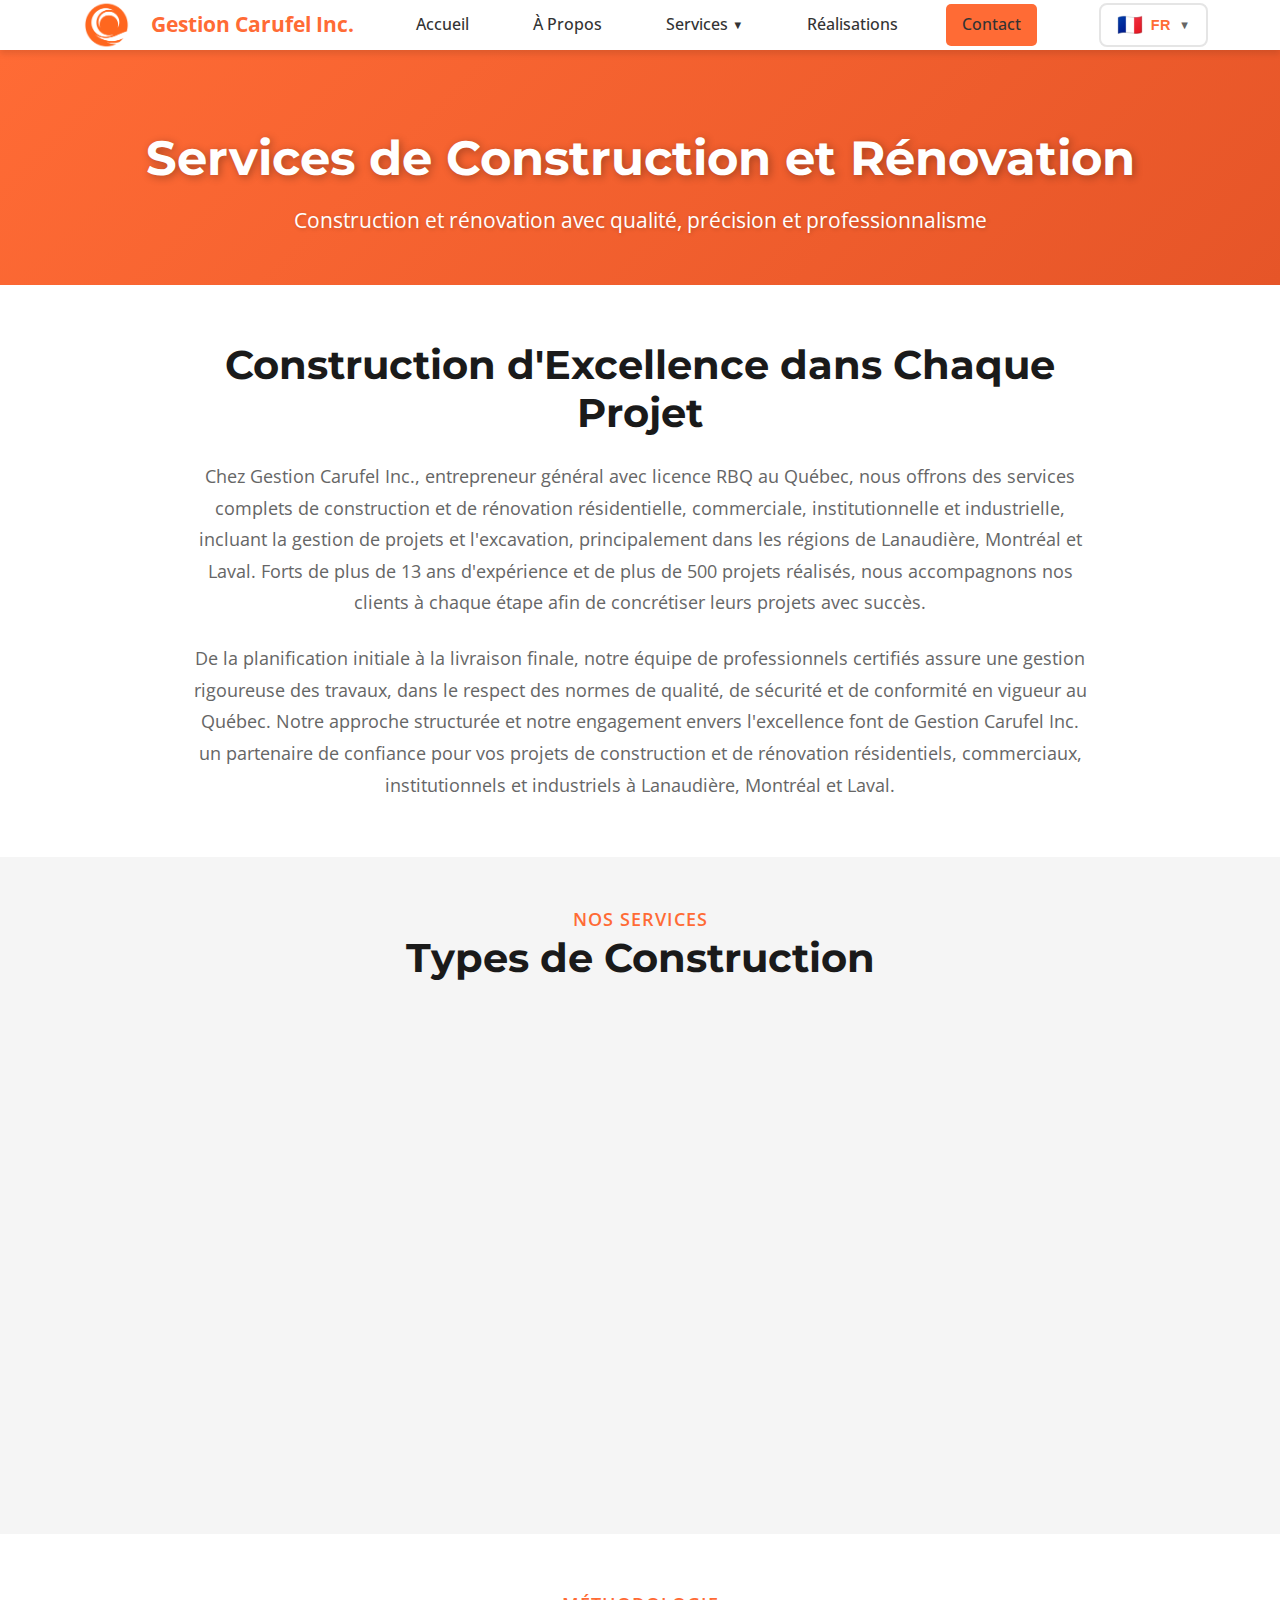
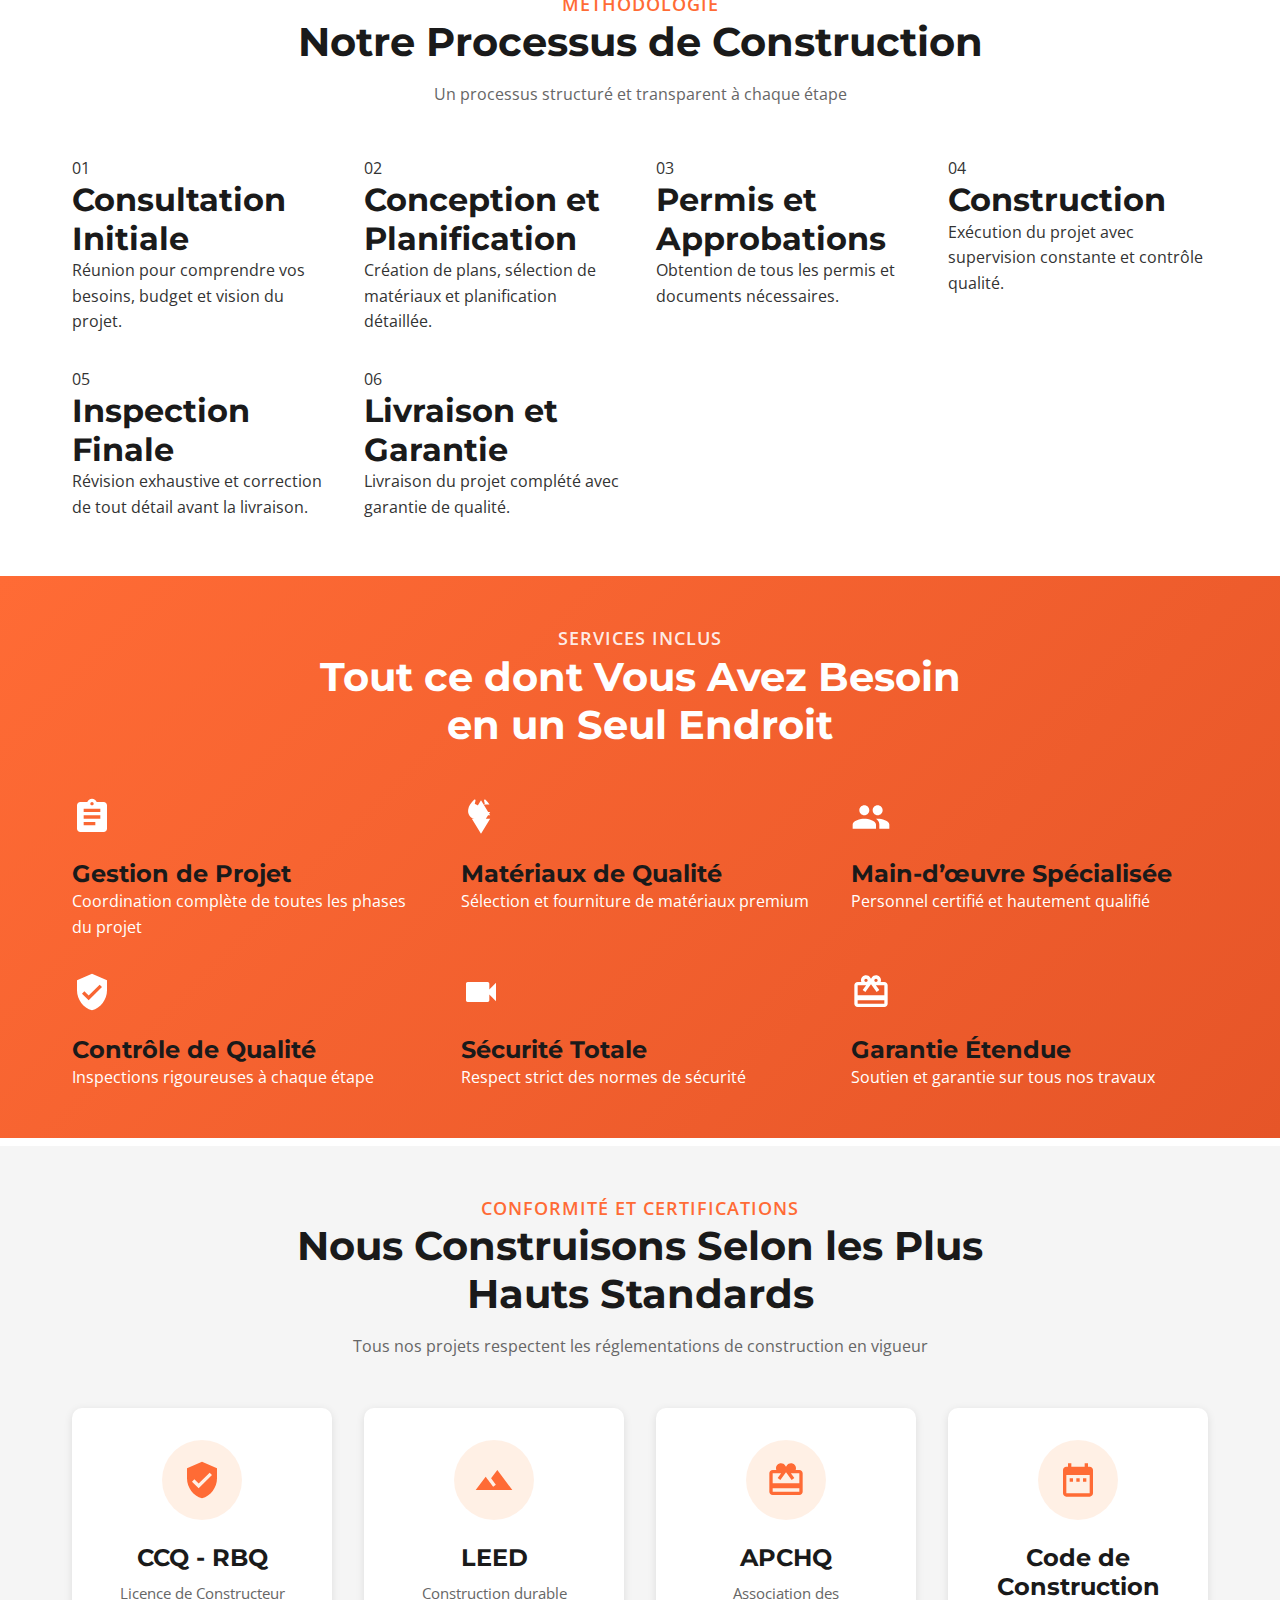
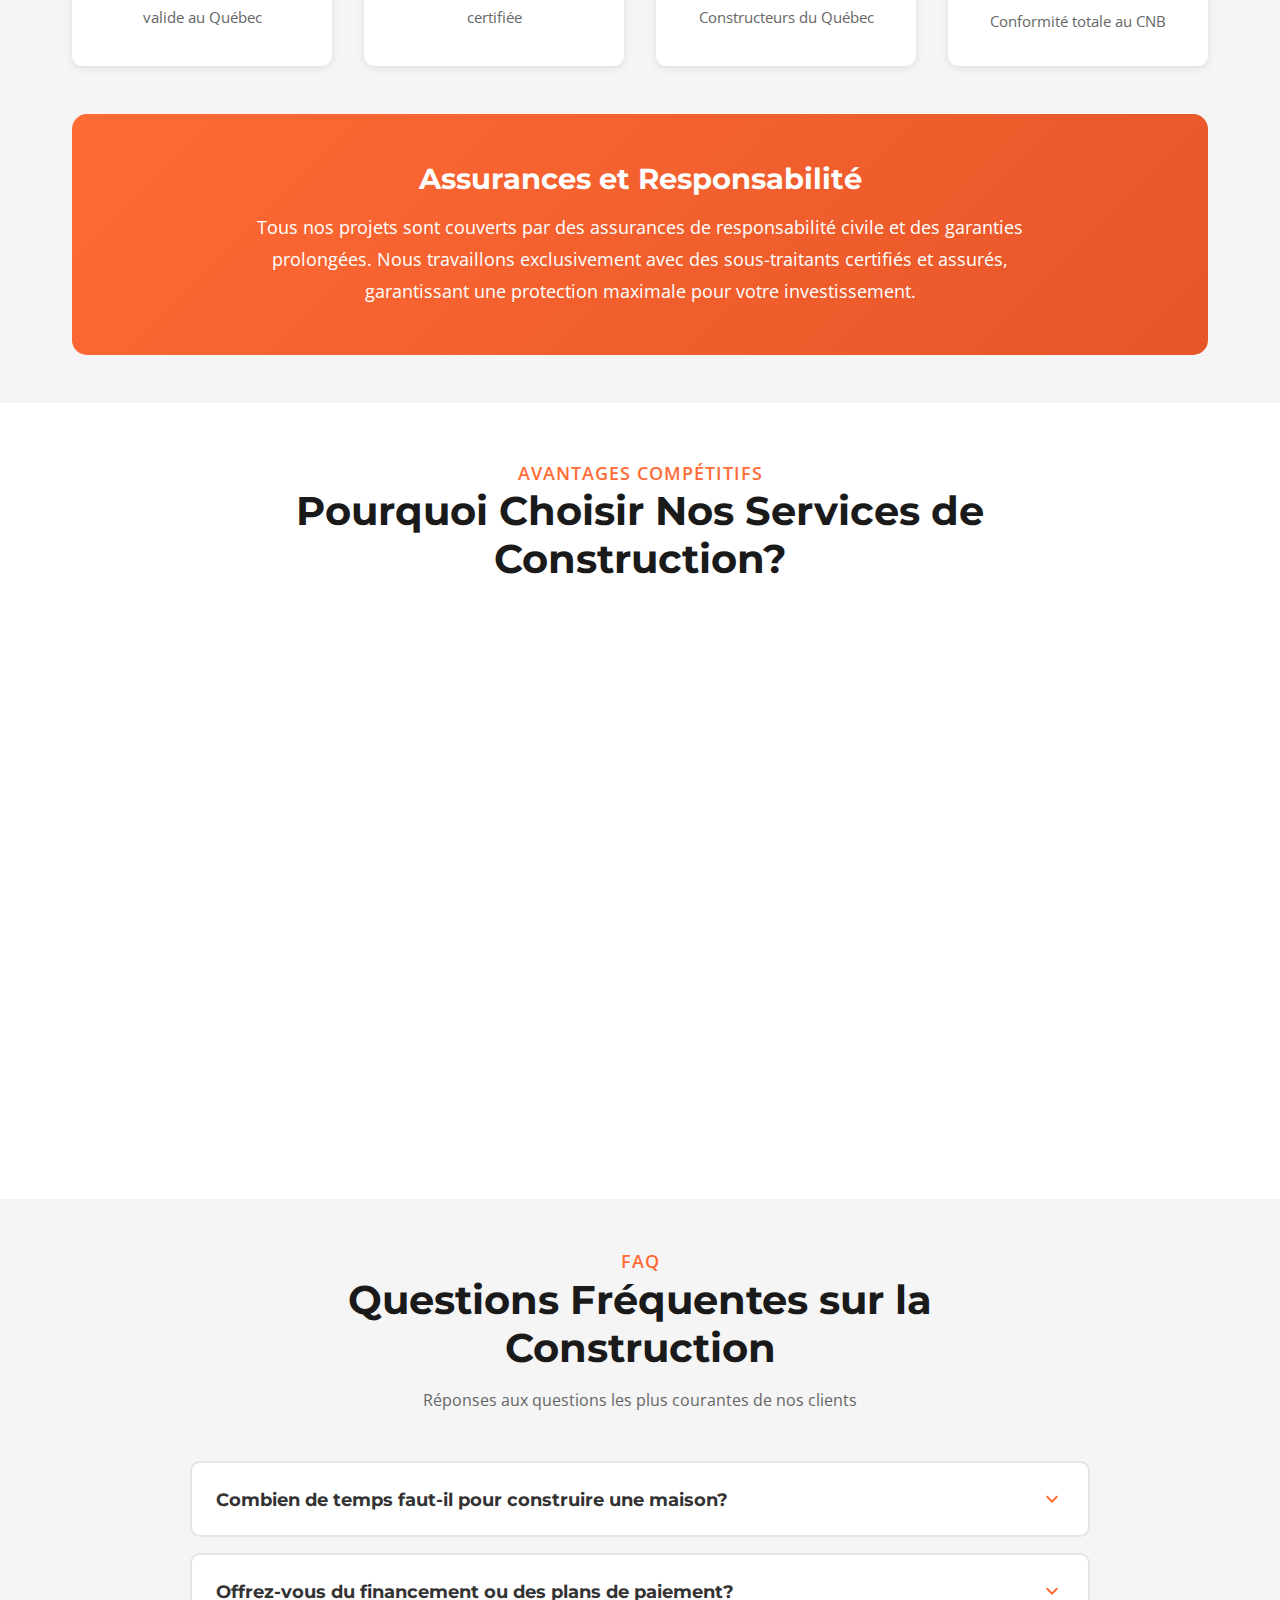
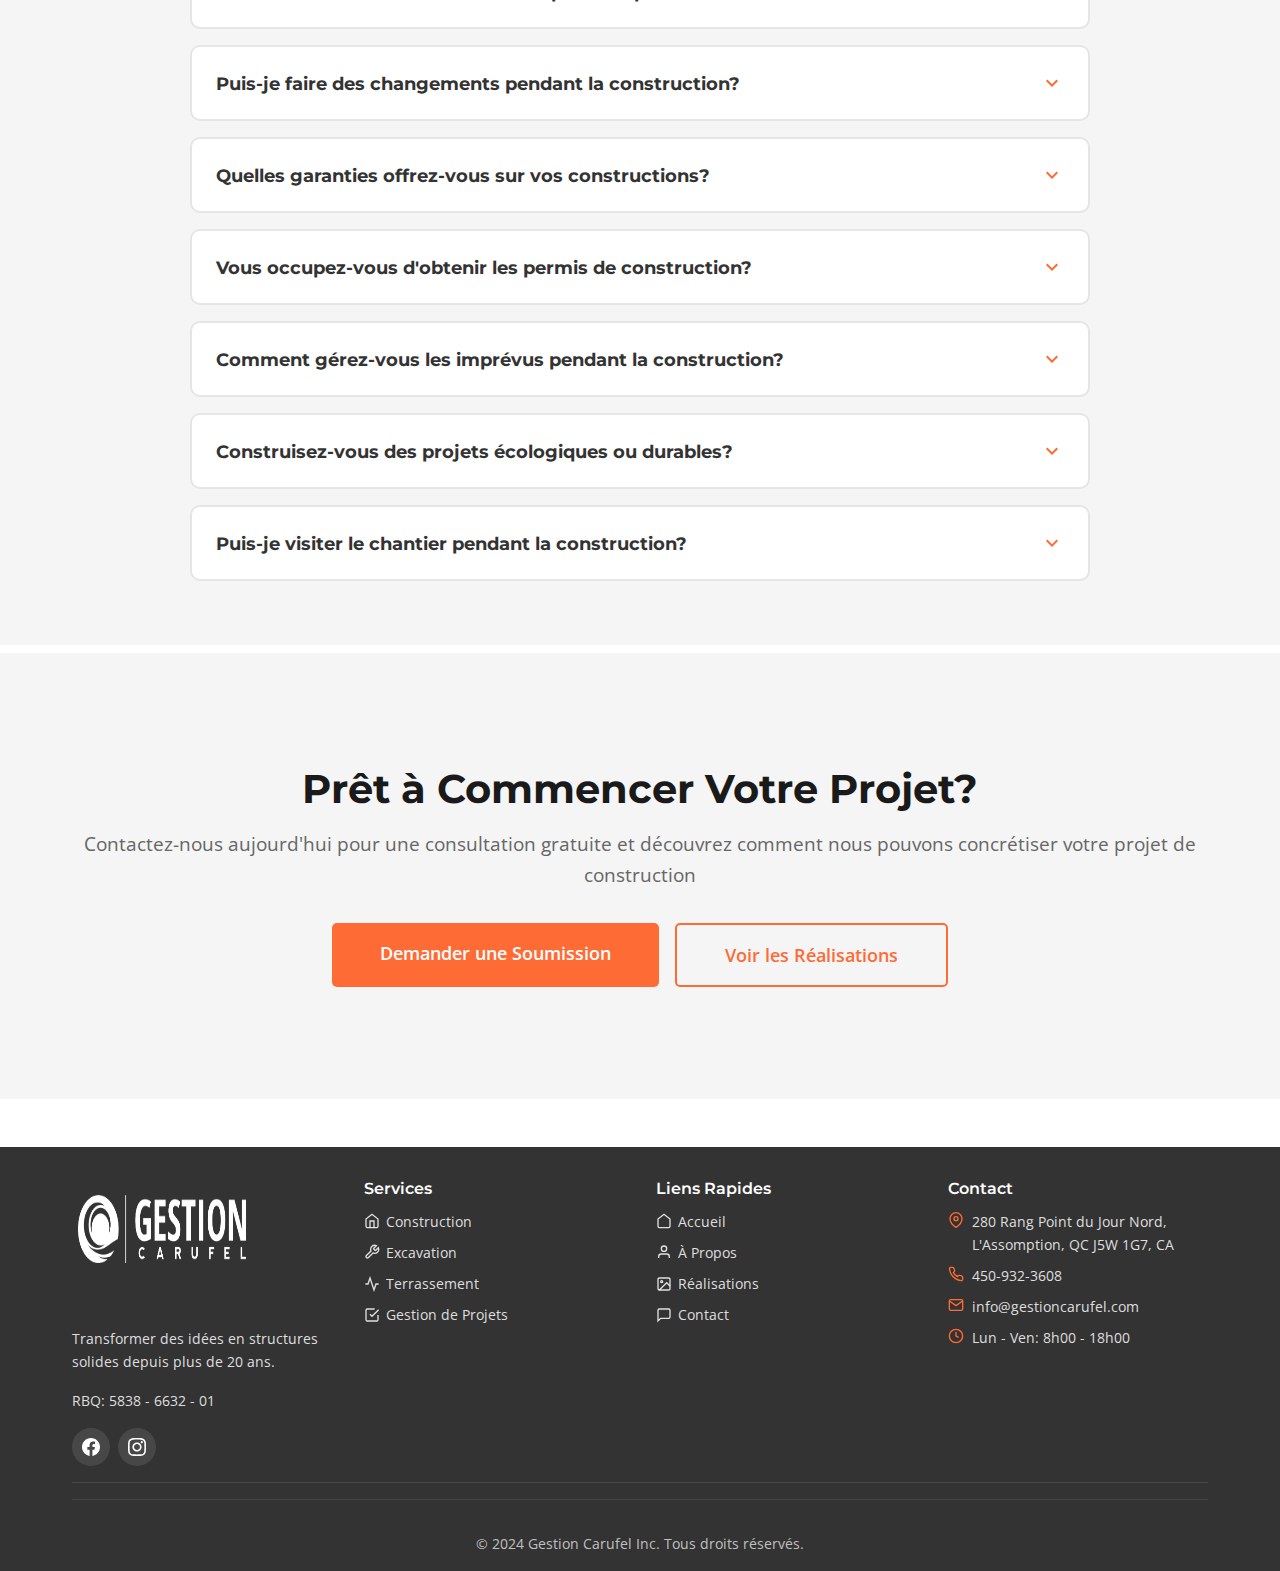
<file: construccion.html>
<!DOCTYPE html>
<html lang="fr">
<head>
    <meta charset="UTF-8">
    <meta name="viewport" content="width=device-width, initial-scale=1.0">
    <meta name="description" content="Servicios profesionales de construcción residencial, comercial e industrial en Montreal. Calidad garantizada.">
    <title>Servicios de Construcción - Gestion Carufel Inc.</title>
    <link rel="icon" type="image/png" sizes="32x32" href="favicon-32x32.png">
    <link rel="icon" type="image/png" sizes="16x16" href="favicon-16x16.png">
    <link rel="stylesheet" href="css/style.css?v=2.0">
    <script src="js/components.js"></script>
</head>
<body>
    <!-- El header se cargará automáticamente desde components.js -->

    <!-- HERO SECTION -->
    <section class="page-hero">
        <div class="container">
            <h1><span data-i18n="construction.hero.title">Servicios de</span> <span class="highlight" data-i18n="construction.hero.title.highlight">Construcción</span></h1>
            <p data-i18n="construction.hero.subtitle">Construimos tus sueños con calidad, precisión y profesionalismo</p>
        </div>
    </section>

    <!-- INTRODUCCIÓN -->
    <section>
        <div class="container">
            <div style="max-width: 900px; margin: 0 auto; text-align: center;">
                <h2 style="margin-bottom: 1.5rem;" data-i18n="construction.intro.title">Construcción de Excelencia en Cada Proyecto</h2>
                <p style="font-size: 1.1rem; line-height: 1.8; color: var(--gray-medium); margin-bottom: 1.5rem;" data-i18n="construction.intro.p1">
                    En <strong>Gestion Carufel Inc.</strong>, ofrecemos servicios integrales de construcción para proyectos residenciales, comerciales e industriales. Con más de 13 años de experiencia y más de 500 proyectos completados, somos tu socio ideal para materializar tus ideas.
                </p>
                <p style="font-size: 1.1rem; line-height: 1.8; color: var(--gray-medium);" data-i18n="construction.intro.p2">
                    Desde la planificación inicial hasta la entrega final, nuestro equipo de profesionales certificados trabaja con dedicación para garantizar que cada detalle cumpla con los más altos estándares de calidad y seguridad.
                </p>
            </div>
        </div>
    </section>

    <!-- TIPOS DE CONSTRUCCIÓN -->
    <section style="background-color: var(--gray-lighter);">
        <div class="container">
            <div class="section-title" style="text-align: center; max-width: 700px; margin: 0 auto 3rem;">
                <p class="subtitle" data-i18n="construction.types.subtitle">Nuestros Servicios</p>
                <h2 data-i18n="construction.types.title">Tipos de Construcción</h2>
            </div>

            <div class="services-grid">
                <div class="service-card">
                    <div class="service-icon">
                        <svg viewBox="0 0 24 24" fill="currentColor">
                            <path d="M10 20v-6h4v6h5v-8h3L12 3 2 12h3v8z"/>
                        </svg>
                    </div>
                    <h3 data-i18n="construction.residential.title">Construcción Residencial</h3>
                    <ul style="text-align: left; color: var(--gray-medium); line-height: 1.8; margin-top: 1rem;">
                        <li data-i18n="construction.residential.item1">Casas unifamiliares</li>
                        <li data-i18n="construction.residential.item2">Condominios y apartamentos</li>
                        <li data-i18n="construction.residential.item3">Ampliaciones y renovaciones</li>
                        <li data-i18n="construction.residential.item4">Casas de diseño personalizado</li>
                        <li data-i18n="construction.residential.item5">Cabañas y residencias de campo</li>
                    </ul>
                </div>

                <div class="service-card">
                    <div class="service-icon">
                        <svg viewBox="0 0 24 24" fill="currentColor">
                            <path d="M12 7V3H2v18h20V7H12zM6 19H4v-2h2v2zm0-4H4v-2h2v2zm0-4H4V9h2v2zm0-4H4V5h2v2zm4 12H8v-2h2v2zm0-4H8v-2h2v2zm0-4H8V9h2v2zm0-4H8V5h2v2zm10 12h-8v-2h2v-2h-2v-2h2v-2h-2V9h8v10zm-2-8h-2v2h2v-2zm0 4h-2v2h2v-2z"/>
                        </svg>
                    </div>
                    <h3 data-i18n="construction.commercial.title">Construcción Comercial</h3>
                    <ul style="text-align: left; color: var(--gray-medium); line-height: 1.8; margin-top: 1rem;">
                        <li data-i18n="construction.commercial.item1">Oficinas corporativas</li>
                        <li data-i18n="construction.commercial.item2">Locales comerciales</li>
                        <li data-i18n="construction.commercial.item3">Restaurantes y cafeterías</li>
                        <li data-i18n="construction.commercial.item4">Centros comerciales</li>
                        <li data-i18n="construction.commercial.item5">Espacios de coworking</li>
                    </ul>
                </div>

                <div class="service-card">
                    <div class="service-icon">
                        <svg viewBox="0 0 24 24" fill="currentColor">
                            <path d="M19 2H9c-1.1 0-2 .9-2 2v5.5c0 .83.67 1.5 1.5 1.5H9v2H7v2h10v-2h-2v-2h.5c.83 0 1.5-.67 1.5-1.5V4c0-1.1-.9-2-2-2zm0 7.5H9V4h10v5.5zM5 16v2H3v6h18v-6h-2v-2H5z"/>
                        </svg>
                    </div>
                    <h3 data-i18n="construction.industrial.title">Construcción Industrial</h3>
                    <ul style="text-align: left; color: var(--gray-medium); line-height: 1.8; margin-top: 1rem;">
                        <li data-i18n="construction.industrial.item1">Bodegas y almacenes</li>
                        <li data-i18n="construction.industrial.item2">Plantas industriales</li>
                        <li data-i18n="construction.industrial.item3">Talleres y fábricas</li>
                        <li data-i18n="construction.industrial.item4">Instalaciones logísticas</li>
                        <li data-i18n="construction.industrial.item5">Naves industriales</li>
                    </ul>
                </div>

                <div class="service-card">
                    <div class="service-icon">
                        <svg viewBox="0 0 24 24" fill="currentColor">
                            <path d="M12 3L1 9l4 2.18v6L12 21l7-3.82v-6l2-1.09V17h2V9L12 3zm6.82 6L12 12.72 5.18 9 12 5.28 18.82 9zM17 15.99l-5 2.73-5-2.73v-3.72L12 15l5-2.73v3.72z"/>
                        </svg>
                    </div>
                    <h3 data-i18n="construction.institutional.title">Construcción Institucional</h3>
                    <ul style="text-align: left; color: var(--gray-medium); line-height: 1.8; margin-top: 1rem;">
                        <li data-i18n="construction.institutional.item1">Escuelas y centros educativos</li>
                        <li data-i18n="construction.institutional.item2">Centros de salud y clínicas</li>
                        <li data-i18n="construction.institutional.item3">Edificios gubernamentales</li>
                        <li data-i18n="construction.institutional.item4">Centros comunitarios</li>
                        <li data-i18n="construction.institutional.item5">Instalaciones deportivas</li>
                    </ul>
                </div>
            </div>
        </div>
    </section>

    <!-- NUESTRO PROCESO -->
    <section>
        <div class="container">
            <div class="section-title" style="text-align: center; max-width: 700px; margin: 0 auto 3rem;">
                <p class="subtitle" data-i18n="construction.process.method.subtitle">Metodología</p>
                <h2 data-i18n="construction.process.method.title">Nuestro Proceso de Construcción</h2>
                <p style="color: var(--gray-medium);" data-i18n="construction.process.method.desc">
                    Un proceso estructurado y transparente en cada etapa
                </p>
            </div>

            <div style="display: grid; grid-template-columns: repeat(auto-fit, minmax(250px, 1fr)); gap: 2rem;">
                <div class="process-step">
                    <div class="step-number">01</div>
                    <h3 data-i18n="construction.step1.title">Consulta Inicial</h3>
                    <p data-i18n="construction.step1.desc">Reunión para entender tus necesidades, presupuesto y visión del proyecto.</p>
                </div>

                <div class="process-step">
                    <div class="step-number">02</div>
                    <h3 data-i18n="construction.step2.title">Diseño y Planificación</h3>
                    <p data-i18n="construction.step2.desc">Creación de planos, selección de materiales y planificación detallada.</p>
                </div>

                <div class="process-step">
                    <div class="step-number">03</div>
                    <h3 data-i18n="construction.step3.title">Permisos y Aprobaciones</h3>
                    <p data-i18n="construction.step3.desc">Tramitación de todos los permisos y documentos necesarios.</p>
                </div>

                <div class="process-step">
                    <div class="step-number">04</div>
                    <h3 data-i18n="construction.step4.title">Construcción</h3>
                    <p data-i18n="construction.step4.desc">Ejecución del proyecto con supervisión constante y control de calidad.</p>
                </div>

                <div class="process-step">
                    <div class="step-number">05</div>
                    <h3 data-i18n="construction.step5.title">Inspección Final</h3>
                    <p data-i18n="construction.step5.desc">Revisión exhaustiva y corrección de cualquier detalle antes de la entrega.</p>
                </div>

                <div class="process-step">
                    <div class="step-number">06</div>
                    <h3 data-i18n="construction.step6.title">Entrega y Garantía</h3>
                    <p data-i18n="construction.step6.desc">Entrega del proyecto completado con garantía de calidad.</p>
                </div>
            </div>
        </div>
    </section>

    <!-- SERVICIOS INCLUIDOS -->
    <section style="background: linear-gradient(135deg, var(--primary-color) 0%, var(--primary-dark) 100%); color: var(--white);">
        <div class="container">
            <div class="section-title" style="text-align: center; max-width: 700px; margin: 0 auto 3rem;">
                <p class="subtitle" style="color: rgba(255,255,255,0.9);" data-i18n="construction.included.subtitle">Servicios Incluidos</p>
                <h2 style="color: var(--white);" data-i18n="construction.included.title">Todo lo que Necesitas en un Solo Lugar</h2>
            </div>

            <div style="display: grid; grid-template-columns: repeat(auto-fit, minmax(280px, 1fr)); gap: 2rem;">
                <div class="included-service">
                    <svg viewBox="0 0 24 24" fill="currentColor" style="width: 40px; height: 40px; margin-bottom: 1rem;">
                        <path d="M19 3h-4.18C14.4 1.84 13.3 1 12 1c-1.3 0-2.4.84-2.82 2H5c-1.1 0-2 .9-2 2v14c0 1.1.9 2 2 2h14c1.1 0 2-.9 2-2V5c0-1.1-.9-2-2-2zm-7 0c.55 0 1 .45 1 1s-.45 1-1 1-1-.45-1-1 .45-1 1-1zm2 14H7v-2h7v2zm3-4H7v-2h10v2zm0-4H7V7h10v2z"/>
                    </svg>
                    <h4 data-i18n="construction.included.project">Gestión de Proyecto</h4>
                    <p data-i18n="construction.included.project.desc">Coordinación completa de todas las fases del proyecto</p>
                </div>

                <div class="included-service">
                    <svg viewBox="0 0 24 24" fill="currentColor" style="width: 40px; height: 40px; margin-bottom: 1rem;">
                        <path d="M12 2l-5.5 9h11z M12 17.5L17.5 9h-11z M12 22l5.5-9h-11z"/>
                        <path d="M17.09 4.56c-.7-1.03-1.5-1.99-2.4-2.85-.35-.34-.94-.02-.84.46.19.94.44 2.07.44 2.07s-1.35.38-2.04.95c-.66.56-.97 1.34-.97 1.34s-.31-.78-.97-1.34c-.69-.57-2.04-.95-2.04-.95s.25-1.13.44-2.07c.1-.48-.49-.8-.84-.46-.9.86-1.7 1.82-2.4 2.85-.6.88-.99 1.86-1.14 2.9-.13.91-.07 1.94.31 2.86.52 1.25 1.54 2.2 2.77 2.75.38.17.79.29 1.21.35.45.06.91.06 1.36 0 .42-.06.83-.18 1.21-.35 1.23-.55 2.25-1.5 2.77-2.75.38-.92.44-1.95.31-2.86-.15-1.04-.54-2.02-1.14-2.9z"/>
                    </svg>
                    <h4 data-i18n="construction.included.materials">Materiales de Calidad</h4>
                    <p data-i18n="construction.included.materials.desc">Selección y suministro de materiales premium</p>
                </div>

                <div class="included-service">
                    <svg viewBox="0 0 24 24" fill="currentColor" style="width: 40px; height: 40px; margin-bottom: 1rem;">
                        <path d="M16 11c1.66 0 2.99-1.34 2.99-3S17.66 5 16 5c-1.66 0-3 1.34-3 3s1.34 3 3 3zm-8 0c1.66 0 2.99-1.34 2.99-3S9.66 5 8 5C6.34 5 5 6.34 5 8s1.34 3 3 3zm0 2c-2.33 0-7 1.17-7 3.5V19h14v-2.5c0-2.33-4.67-3.5-7-3.5zm8 0c-.29 0-.62.02-.97.05 1.16.84 1.97 1.97 1.97 3.45V19h6v-2.5c0-2.33-4.67-3.5-7-3.5z"/>
                    </svg>
                    <h4 data-i18n="construction.included.labor">Mano de Obra Especializada</h4>
                    <p data-i18n="construction.included.labor.desc">Personal certificado y altamente calificado</p>
                </div>

                <div class="included-service">
                    <svg viewBox="0 0 24 24" fill="currentColor" style="width: 40px; height: 40px; margin-bottom: 1rem;">
                        <path d="M12 1L3 5v6c0 5.55 3.84 10.74 9 12 5.16-1.26 9-6.45 9-12V5l-9-4zm-2 16l-4-4 1.41-1.41L10 14.17l6.59-6.59L18 9l-8 8z"/>
                    </svg>
                    <h4 data-i18n="construction.included.quality">Control de Calidad</h4>
                    <p data-i18n="construction.included.quality.desc">Inspecciones rigurosas en cada etapa</p>
                </div>

                <div class="included-service">
                    <svg viewBox="0 0 24 24" fill="currentColor" style="width: 40px; height: 40px; margin-bottom: 1rem;">
                        <path d="M17 10.5V7c0-.55-.45-1-1-1H4c-.55 0-1 .45-1 1v10c0 .55.45 1 1 1h12c.55 0 1-.45 1-1v-3.5l4 4v-11l-4 4z"/>
                    </svg>
                    <h4 data-i18n="construction.included.safety">Seguridad Total</h4>
                    <p data-i18n="construction.included.safety.desc">Cumplimiento estricto de normativas de seguridad</p>
                </div>

                <div class="included-service">
                    <svg viewBox="0 0 24 24" fill="currentColor" style="width: 40px; height: 40px; margin-bottom: 1rem;">
                        <path d="M20 6h-2.18c.11-.31.18-.65.18-1 0-1.66-1.34-3-3-3-1.05 0-1.96.54-2.5 1.35l-.5.67-.5-.68C10.96 2.54 10.05 2 9 2 7.34 2 6 3.34 6 5c0 .35.07.69.18 1H4c-1.11 0-1.99.89-1.99 2L2 19c0 1.11.89 2 2 2h16c1.11 0 2-.89 2-2V8c0-1.11-.89-2-2-2zm-5-2c.55 0 1 .45 1 1s-.45 1-1 1-1-.45-1-1 .45-1 1-1zM9 4c.55 0 1 .45 1 1s-.45 1-1 1-1-.45-1-1 .45-1 1-1zm11 15H4v-2h16v2zm0-5H4V8h5.08L7 10.83 8.62 12 11 8.76l1-1.36 1 1.36L15.38 12 17 10.83 14.92 8H20v6z"/>
                    </svg>
                    <h4 data-i18n="construction.included.warranty">Garantía Extendida</h4>
                    <p data-i18n="construction.included.warranty.desc">Respaldo y garantía en todos nuestros trabajos</p>
                </div>
            </div>
        </div>
    </section>

    <!-- CERTIFICACIONES Y NORMATIVAS -->
    <section style="background-color: var(--gray-lighter);">
        <div class="container">
            <div class="section-title" style="text-align: center; max-width: 800px; margin: 0 auto 3rem;">
                <p class="subtitle" data-i18n="construction.certifications.subtitle">Cumplimiento y Certificaciones</p>
                <h2 data-i18n="construction.certifications.title">Construimos Según los Más Altos Estándares</h2>
                <p style="color: var(--gray-medium);" data-i18n="construction.certifications.desc">
                    Todos nuestros proyectos cumplen con las normativas de construcción vigentes
                </p>
            </div>

            <div style="display: grid; grid-template-columns: repeat(auto-fit, minmax(250px, 1fr)); gap: 2rem; margin-bottom: 3rem;">
                <div style="background-color: var(--white); padding: 2rem; border-radius: 10px; text-align: center; box-shadow: 0 2px 8px rgba(0,0,0,0.1);">
                    <div style="width: 80px; height: 80px; background-color: rgba(255, 107, 0, 0.1); border-radius: 50%; display: flex; align-items: center; justify-content: center; margin: 0 auto 1.5rem;">
                        <svg viewBox="0 0 24 24" fill="var(--primary-color)" style="width: 40px; height: 40px;">
                            <path d="M12 1L3 5v6c0 5.55 3.84 10.74 9 12 5.16-1.26 9-6.45 9-12V5l-9-4zm-2 16l-4-4 1.41-1.41L10 14.17l6.59-6.59L18 9l-8 8z"/>
                        </svg>
                    </div>
                    <h4 style="margin-bottom: 0.5rem;" data-i18n="construction.cert.ccq.title">CCQ - RBQ</h4>
                    <p style="color: var(--gray-medium); font-size: 0.95rem;" data-i18n="construction.cert.ccq.desc">Licencia de Constructor válida en Quebec</p>
                </div>

                <div style="background-color: var(--white); padding: 2rem; border-radius: 10px; text-align: center; box-shadow: 0 2px 8px rgba(0,0,0,0.1);">
                    <div style="width: 80px; height: 80px; background-color: rgba(255, 107, 0, 0.1); border-radius: 50%; display: flex; align-items: center; justify-content: center; margin: 0 auto 1.5rem;">
                        <svg viewBox="0 0 24 24" fill="var(--primary-color)" style="width: 40px; height: 40px;">
                            <path d="M14 6l-3.75 5 2.85 3.8-1.6 1.2C9.81 13.75 7 10 7 10l-6 8h22L14 6z"/>
                        </svg>
                    </div>
                    <h4 style="margin-bottom: 0.5rem;" data-i18n="construction.cert.leed.title">LEED</h4>
                    <p style="color: var(--gray-medium); font-size: 0.95rem;" data-i18n="construction.cert.leed.desc">Construcción sustentable certificada</p>
                </div>

                <div style="background-color: var(--white); padding: 2rem; border-radius: 10px; text-align: center; box-shadow: 0 2px 8px rgba(0,0,0,0.1);">
                    <div style="width: 80px; height: 80px; background-color: rgba(255, 107, 0, 0.1); border-radius: 50%; display: flex; align-items: center; justify-content: center; margin: 0 auto 1.5rem;">
                        <svg viewBox="0 0 24 24" fill="var(--primary-color)" style="width: 40px; height: 40px;">
                            <path d="M20 6h-2.18c.11-.31.18-.65.18-1 0-1.66-1.34-3-3-3-1.05 0-1.96.54-2.5 1.35l-.5.67-.5-.68C10.96 2.54 10.05 2 9 2 7.34 2 6 3.34 6 5c0 .35.07.69.18 1H4c-1.11 0-1.99.89-1.99 2L2 19c0 1.11.89 2 2 2h16c1.11 0 2-.89 2-2V8c0-1.11-.89-2-2-2zm0 13H4v-2h16v2zm0-5H4V8h5.08L7 10.83 8.62 12 11 8.76l1-1.36 1 1.36L15.38 12 17 10.83 14.92 8H20v6z"/>
                        </svg>
                    </div>
                    <h4 style="margin-bottom: 0.5rem;" data-i18n="construction.cert.apchq.title">APCHQ</h4>
                    <p style="color: var(--gray-medium); font-size: 0.95rem;" data-i18n="construction.cert.apchq.desc">Asociación de Constructores de Quebec</p>
                </div>

                <div style="background-color: var(--white); padding: 2rem; border-radius: 10px; text-align: center; box-shadow: 0 2px 8px rgba(0,0,0,0.1);">
                    <div style="width: 80px; height: 80px; background-color: rgba(255, 107, 0, 0.1); border-radius: 50%; display: flex; align-items: center; justify-content: center; margin: 0 auto 1.5rem;">
                        <svg viewBox="0 0 24 24" fill="var(--primary-color)" style="width: 40px; height: 40px;">
                            <path d="M9 11H7v2h2v-2zm4 0h-2v2h2v-2zm4 0h-2v2h2v-2zm2-7h-1V2h-2v2H8V2H6v2H5c-1.11 0-1.99.9-1.99 2L3 20c0 1.1.89 2 2 2h14c1.1 0 2-.9 2-2V6c0-1.1-.9-2-2-2zm0 16H5V9h14v11z"/>
                        </svg>
                    </div>
                    <h4 style="margin-bottom: 0.5rem;" data-i18n="construction.cert.code.title">Code du bâtiment</h4>
                    <p style="color: var(--gray-medium); font-size: 0.95rem;" data-i18n="construction.cert.code.desc">100% conforme al Código Nacional</p>
                </div>
            </div>

            <div style="background: linear-gradient(135deg, var(--primary-color) 0%, var(--primary-dark) 100%); padding: 3rem 2rem; border-radius: 15px; color: var(--white); text-align: center;">
                <h3 style="color: var(--white); margin-bottom: 1rem; font-size: 1.8rem;" data-i18n="construction.insurance.title">Seguros y Responsabilidad</h3>
                <p style="font-size: 1.1rem; margin-bottom: 0; max-width: 800px; margin: 0 auto; line-height: 1.8;" data-i18n="construction.insurance.desc">
                    Todos nuestros proyectos están cubiertos por seguros de responsabilidad civil y garantías prolongadas. Trabajamos exclusivamente con subcontratistas certificados y asegurados, garantizando la máxima protección para tu inversión.
                </p>
            </div>
        </div>
    </section>

    <!-- VENTAJAS COMPETITIVAS -->
    <section>
        <div class="container">
            <div class="section-title" style="text-align: center; max-width: 700px; margin: 0 auto 3rem;">
                <p class="subtitle" data-i18n="construction.advantages.subtitle">Ventajas Competitivas</p>
                <h2 data-i18n="construction.advantages.title">¿Por Qué Elegir Nuestros Servicios de Construcción?</h2>
            </div>

            <div class="features-grid">
                <div class="feature-item">
                    <svg viewBox="0 0 24 24" fill="currentColor" style="width: 50px; height: 50px; margin: 0 auto 1rem; color: var(--primary-color);">
                        <path d="M11.99 2C6.47 2 2 6.48 2 12s4.47 10 9.99 10C17.52 22 22 17.52 22 12S17.52 2 11.99 2zM12 20c-4.42 0-8-3.58-8-8s3.58-8 8-8 8 3.58 8 8-3.58 8-8 8zm.5-13H11v6l5.25 3.15.75-1.23-4.5-2.67z"/>
                    </svg>
                    <h4 data-i18n="construction.advantage1.title">Entrega a Tiempo</h4>
                    <p data-i18n="construction.advantage1.desc">97% de nuestros proyectos se entregan en el plazo acordado o antes</p>
                </div>

                <div class="feature-item">
                    <svg viewBox="0 0 24 24" fill="currentColor" style="width: 50px; height: 50px; margin: 0 auto 1rem; color: var(--primary-color);">
                        <path d="M11.8 10.9c-2.27-.59-3-1.2-3-2.15 0-1.09 1.01-1.85 2.7-1.85 1.78 0 2.44.85 2.5 2.1h2.21c-.07-1.72-1.12-3.3-3.21-3.81V3h-3v2.16c-1.94.42-3.5 1.68-3.5 3.61 0 2.31 1.91 3.46 4.7 4.13 2.5.6 3 1.48 3 2.41 0 .69-.49 1.79-2.7 1.79-2.06 0-2.87-.92-2.98-2.1h-2.2c.12 2.19 1.76 3.42 3.68 3.83V21h3v-2.15c1.95-.37 3.5-1.5 3.5-3.55 0-2.84-2.43-3.81-4.7-4.4z"/>
                    </svg>
                    <h4 data-i18n="construction.advantage2.title">Presupuesto Transparente</h4>
                    <p data-i18n="construction.advantage2.desc">Cotizaciones detalladas sin costos ocultos ni sorpresas</p>
                </div>

                <div class="feature-item">
                    <svg viewBox="0 0 24 24" fill="currentColor" style="width: 50px; height: 50px; margin: 0 auto 1rem; color: var(--primary-color);">
                        <path d="M12 2C6.48 2 2 6.48 2 12s4.48 10 10 10 10-4.48 10-10S17.52 2 12 2zm-2 15l-5-5 1.41-1.41L10 14.17l7.59-7.59L19 8l-9 9z"/>
                    </svg>
                    <h4 data-i18n="construction.advantage3.title">Calidad Certificada</h4>
                    <p data-i18n="construction.advantage3.desc">Materiales premium y técnicas de construcción de vanguardia</p>
                </div>

                <div class="feature-item">
                    <svg viewBox="0 0 24 24" fill="currentColor" style="width: 50px; height: 50px; margin: 0 auto 1rem; color: var(--primary-color);">
                        <path d="M20 2H4c-1.1 0-1.99.9-1.99 2L2 22l4-4h14c1.1 0 2-.9 2-2V4c0-1.1-.9-2-2-2zM6 9h12v2H6V9zm8 5H6v-2h8v2zm4-6H6V6h12v2z"/>
                    </svg>
                    <h4 data-i18n="construction.advantage4.title">Comunicación Constante</h4>
                    <p data-i18n="construction.advantage4.desc">Actualizaciones regulares sobre el progreso de tu proyecto</p>
                </div>

                <div class="feature-item">
                    <svg viewBox="0 0 24 24" fill="currentColor" style="width: 50px; height: 50px; margin: 0 auto 1rem; color: var(--primary-color);">
                        <path d="M12 2l-5.5 9h11z"/>
                        <circle cx="17.5" cy="17.5" r="4.5"/>
                        <path d="M3 13.5h8v8H3z"/>
                    </svg>
                    <h4 data-i18n="construction.advantage5.title">Diseño Personalizado</h4>
                    <p data-i18n="construction.advantage5.desc">Adaptamos cada proyecto a tus necesidades específicas</p>
                </div>

                <div class="feature-item">
                    <svg viewBox="0 0 24 24" fill="currentColor" style="width: 50px; height: 50px; margin: 0 auto 1rem; color: var(--primary-color);">
                        <path d="M12 1L3 5v6c0 5.55 3.84 10.74 9 12 5.16-1.26 9-6.45 9-12V5l-9-4zm-2 16l-4-4 1.41-1.41L10 14.17l6.59-6.59L18 9l-8 8z"/>
                    </svg>
                    <h4 data-i18n="construction.advantage6.title">Garantía Post-Construcción</h4>
                    <p data-i18n="construction.advantage6.desc">Respaldo continuo después de la entrega del proyecto</p>
                </div>
            </div>
        </div>
    </section>

    <!-- PREGUNTAS FRECUENTES -->
    <section style="background-color: var(--gray-lighter);">
        <div class="container">
            <div class="section-title" style="text-align: center; max-width: 800px; margin: 0 auto 3rem;">
                <p class="subtitle" data-i18n="construction.faq.subtitle">FAQ</p>
                <h2 data-i18n="construction.faq.title">Preguntas Frecuentes sobre Construcción</h2>
                <p style="color: var(--gray-medium);" data-i18n="construction.faq.desc">
                    Respuestas a las preguntas más comunes de nuestros clientes
                </p>
            </div>

            <div style="max-width: 900px; margin: 0 auto;">
                <div class="faq-item">
                    <div class="faq-question">
                        <h3 style="font-size: 1.1rem; color: var(--gray-dark); margin: 0;" data-i18n="construction.faq1.q">¿Cuánto tiempo toma construir una casa?</h3>
                        <svg viewBox="0 0 24 24" fill="var(--primary-color)" style="width: 24px; height: 24px; min-width: 24px;">
                            <path d="M7.41 8.59L12 13.17l4.59-4.58L18 10l-6 6-6-6 1.41-1.41z"/>
                        </svg>
                    </div>
                    <div class="faq-answer">
                        <p style="color: var(--gray-medium); line-height: 1.8;" data-i18n="construction.faq1.a">
                            El tiempo de construcción varía según el tamaño y complejidad del proyecto. En promedio, una casa unifamiliar estándar toma entre 6 y 12 meses desde el inicio hasta la entrega. Proyectos más complejos o de mayor tamaño pueden requerir hasta 18 meses. Le proporcionaremos un cronograma detallado durante la fase de planificación.
                        </p>
                    </div>
                </div>

                <div class="faq-item">
                    <div class="faq-question">
                        <h3 style="font-size: 1.1rem; color: var(--gray-dark); margin: 0;" data-i18n="construction.faq2.q">¿Ofrecen financiamiento o planes de pago?</h3>
                        <svg viewBox="0 0 24 24" fill="var(--primary-color)" style="width: 24px; height: 24px; min-width: 24px;">
                            <path d="M7.41 8.59L12 13.17l4.59-4.58L18 10l-6 6-6-6 1.41-1.41z"/>
                        </svg>
                    </div>
                    <div class="faq-answer">
                        <p style="color: var(--gray-medium); line-height: 1.8;" data-i18n="construction.faq2.a">
                            Sí, trabajamos con diversas instituciones financieras y podemos ayudarle a obtener financiamiento competitivo para su proyecto. También ofrecemos planes de pago escalonados vinculados a los hitos del proyecto. Normalmente se estructura en: 20% al inicio, pagos intermedios según avance, y 10% final a la entrega.
                        </p>
                    </div>
                </div>

                <div class="faq-item">
                    <div class="faq-question">
                        <h3 style="font-size: 1.1rem; color: var(--gray-dark); margin: 0;" data-i18n="construction.faq3.q">¿Puedo hacer cambios durante la construcción?</h3>
                        <svg viewBox="0 0 24 24" fill="var(--primary-color)" style="width: 24px; height: 24px; min-width: 24px;">
                            <path d="M7.41 8.59L12 13.17l4.59-4.58L18 10l-6 6-6-6 1.41-1.41z"/>
                        </svg>
                    </div>
                    <div class="faq-answer">
                        <p style="color: var(--gray-medium); line-height: 1.8;" data-i18n="construction.faq3.a">
                            Sí, entendemos que pueden surgir nuevas ideas durante el proceso. Los cambios son posibles, aunque recomendamos finalizarlos en la fase de diseño. Cambios durante la construcción pueden afectar el cronograma y presupuesto. Le proporcionaremos una estimación clara de cualquier ajuste antes de proceder.
                        </p>
                    </div>
                </div>

                <div class="faq-item">
                    <div class="faq-question">
                        <h3 style="font-size: 1.1rem; color: var(--gray-dark); margin: 0;" data-i18n="construction.faq4.q">¿Qué garantías ofrecen en sus construcciones?</h3>
                        <svg viewBox="0 0 24 24" fill="var(--primary-color)" style="width: 24px; height: 24px; min-width: 24px;">
                            <path d="M7.41 8.59L12 13.17l4.59-4.58L18 10l-6 6-6-6 1.41-1.41z"/>
                        </svg>
                    </div>
                    <div class="faq-answer">
                        <p style="color: var(--gray-medium); line-height: 1.8;" data-i18n="construction.faq4.a">
                            Ofrecemos garantías completas: 1 año en mano de obra y acabados, 3 años en sistemas mecánicos y eléctricos, 5 años en envolvente del edificio, y 10 años en estructura. Además, todos nuestros proyectos están cubiertos por la garantía del Plan de Garantía des Bâtiments Résidentiels Neufs de l'APCHQ.
                        </p>
                    </div>
                </div>

                <div class="faq-item">
                    <div class="faq-question">
                        <h3 style="font-size: 1.1rem; color: var(--gray-dark); margin: 0;" data-i18n="construction.faq5.q">¿Se encargan de obtener los permisos de construcción?</h3>
                        <svg viewBox="0 0 24 24" fill="var(--primary-color)" style="width: 24px; height: 24px; min-width: 24px;">
                            <path d="M7.41 8.59L12 13.17l4.59-4.58L18 10l-6 6-6-6 1.41-1.41z"/>
                        </svg>
                    </div>
                    <div class="faq-answer">
                        <p style="color: var(--gray-medium); line-height: 1.8;" data-i18n="construction.faq5.a">
                            Absolutamente. Nos encargamos de todo el proceso de permisos y aprobaciones municipales. Esto incluye: solicitud de permisos de construcción, cumplimiento del código de zonificación, inspecciones requeridas, y certificados de conformidad. Mantenemos una excelente relación con las autoridades locales para agilizar estos procesos.
                        </p>
                    </div>
                </div>

                <div class="faq-item">
                    <div class="faq-question">
                        <h3 style="font-size: 1.1rem; color: var(--gray-dark); margin: 0;" data-i18n="construction.faq6.q">¿Cómo manejan los imprevistos durante la construcción?</h3>
                        <svg viewBox="0 0 24 24" fill="var(--primary-color)" style="width: 24px; height: 24px; min-width: 24px;">
                            <path d="M7.41 8.59L12 13.17l4.59-4.58L18 10l-6 6-6-6 1.41-1.41z"/>
                        </svg>
                    </div>
                    <div class="faq-answer">
                        <p style="color: var(--gray-medium); line-height: 1.8;" data-i18n="construction.faq6.a">
                            Incluimos un fondo de contingencia del 5-10% en cada proyecto para manejar imprevistos. Si surge algún problema, le notificamos inmediatamente con soluciones y opciones. Nuestra experiencia nos permite anticipar la mayoría de los desafíos. Mantenemos comunicación transparente en todo momento.
                        </p>
                    </div>
                </div>

                <div class="faq-item">
                    <div class="faq-question">
                        <h3 style="font-size: 1.1rem; color: var(--gray-dark); margin: 0;" data-i18n="construction.faq7.q">¿Construyen proyectos ecológicos o sustentables?</h3>
                        <svg viewBox="0 0 24 24" fill="var(--primary-color)" style="width: 24px; height: 24px; min-width: 24px;">
                            <path d="M7.41 8.59L12 13.17l4.59-4.58L18 10l-6 6-6-6 1.41-1.41z"/>
                        </svg>
                    </div>
                    <div class="faq-answer">
                        <p style="color: var(--gray-medium); line-height: 1.8;" data-i18n="construction.faq7.a">
                            Sí, somos especialistas en construcción sustentable y certificación LEED. Ofrecemos: sistemas de energía solar, aislamiento de alto rendimiento, sistemas de recuperación de agua, materiales ecológicos certificados, y diseño bioclimático. Podemos ayudarle a reducir su huella de carbono mientras ahorra en costos operativos.
                        </p>
                    </div>
                </div>

                <div class="faq-item">
                    <div class="faq-question">
                        <h3 style="font-size: 1.1rem; color: var(--gray-dark); margin: 0;" data-i18n="construction.faq8.q">¿Puedo visitar la obra durante la construcción?</h3>
                        <svg viewBox="0 0 24 24" fill="var(--primary-color)" style="width: 24px; height: 24px; min-width: 24px;">
                            <path d="M7.41 8.59L12 13.17l4.59-4.58L18 10l-6 6-6-6 1.41-1.41z"/>
                        </svg>
                    </div>
                    <div class="faq-answer">
                        <p style="color: var(--gray-medium); line-height: 1.8;" data-i18n="construction.faq8.a">
                            ¡Por supuesto! Programamos visitas regulares a la obra para que pueda ver el progreso de su proyecto. Organizamos reuniones semanales de actualización y puede visitarnos cuando lo desee (coordinando previamente por seguridad). También proporcionamos fotos y videos del progreso si no puede visitarnos en persona.
                        </p>
                    </div>
                </div>
            </div>
        </div>
    </section>

    <!-- LLAMADA A LA ACCIÓN -->
    <section style="background-color: var(--gray-lighter);">
        <div class="container" style="text-align: center; padding: 4rem 2rem;">
            <h2 style="margin-bottom: 1rem;" data-i18n="construction.cta.title">¿Listo para Comenzar tu Proyecto de Construcción?</h2>
            <p style="font-size: 1.2rem; color: var(--gray-medium); margin-bottom: 2rem;" data-i18n="construction.cta.desc">
                Solicita una cotización gratuita y sin compromiso
            </p>
            <div style="display: flex; gap: 1rem; justify-content: center; flex-wrap: wrap;">
                <a href="contacto.html" class="btn btn-primary" style="font-size: 1.1rem; padding: 1rem 3rem;" data-i18n="construction.cta.btn1">
                    Solicitar Cotización
                </a>
                <a href="realizaciones.html" class="btn btn-outline" style="font-size: 1.1rem; padding: 1rem 3rem;" data-i18n="construction.cta.btn2">
                    Ver Proyectos
                </a>
            </div>
        </div>
    </section>

    <!-- El footer se cargará automáticamente desde components.js -->

    <!-- Botón Back to Top -->
    <button id="backToTop" class="back-to-top" aria-label="Volver arriba">
        <svg viewBox="0 0 24 24" fill="currentColor">
            <path d="M7.41 15.41L12 10.83l4.59 4.58L18 14l-6-6-6 6z"/>
        </svg>
    </button>

    <!-- Facebook Messenger Chat Plugin -->
    <div id="fb-root"></div>
    <div id="fb-customer-chat" class="fb-customerchat"></div>
    <script>
      var chatbox = document.getElementById('fb-customer-chat');
      chatbox.setAttribute("page_id", "621529621050827");
      chatbox.setAttribute("attribution", "biz_inbox");
    </script>
    <script>
      window.fbAsyncInit = function() {
        FB.init({
          xfbml            : true,
          version          : 'v18.0'
        });
      };

      (function(d, s, id) {
        var js, fjs = d.getElementsByTagName(s)[0];
        if (d.getElementById(id)) return;
        js = d.createElement(s); js.id = id;
        js.src = 'https://connect.facebook.net/es_LA/sdk/xfbml.customerchat.js';
        fjs.parentNode.insertBefore(js, fjs);
      }(document, 'script', 'facebook-jssdk'));
    </script>

    <script src="js/translations.js"></script>
    <script src="js/main.js"></script>
</body>
</html>
</file>
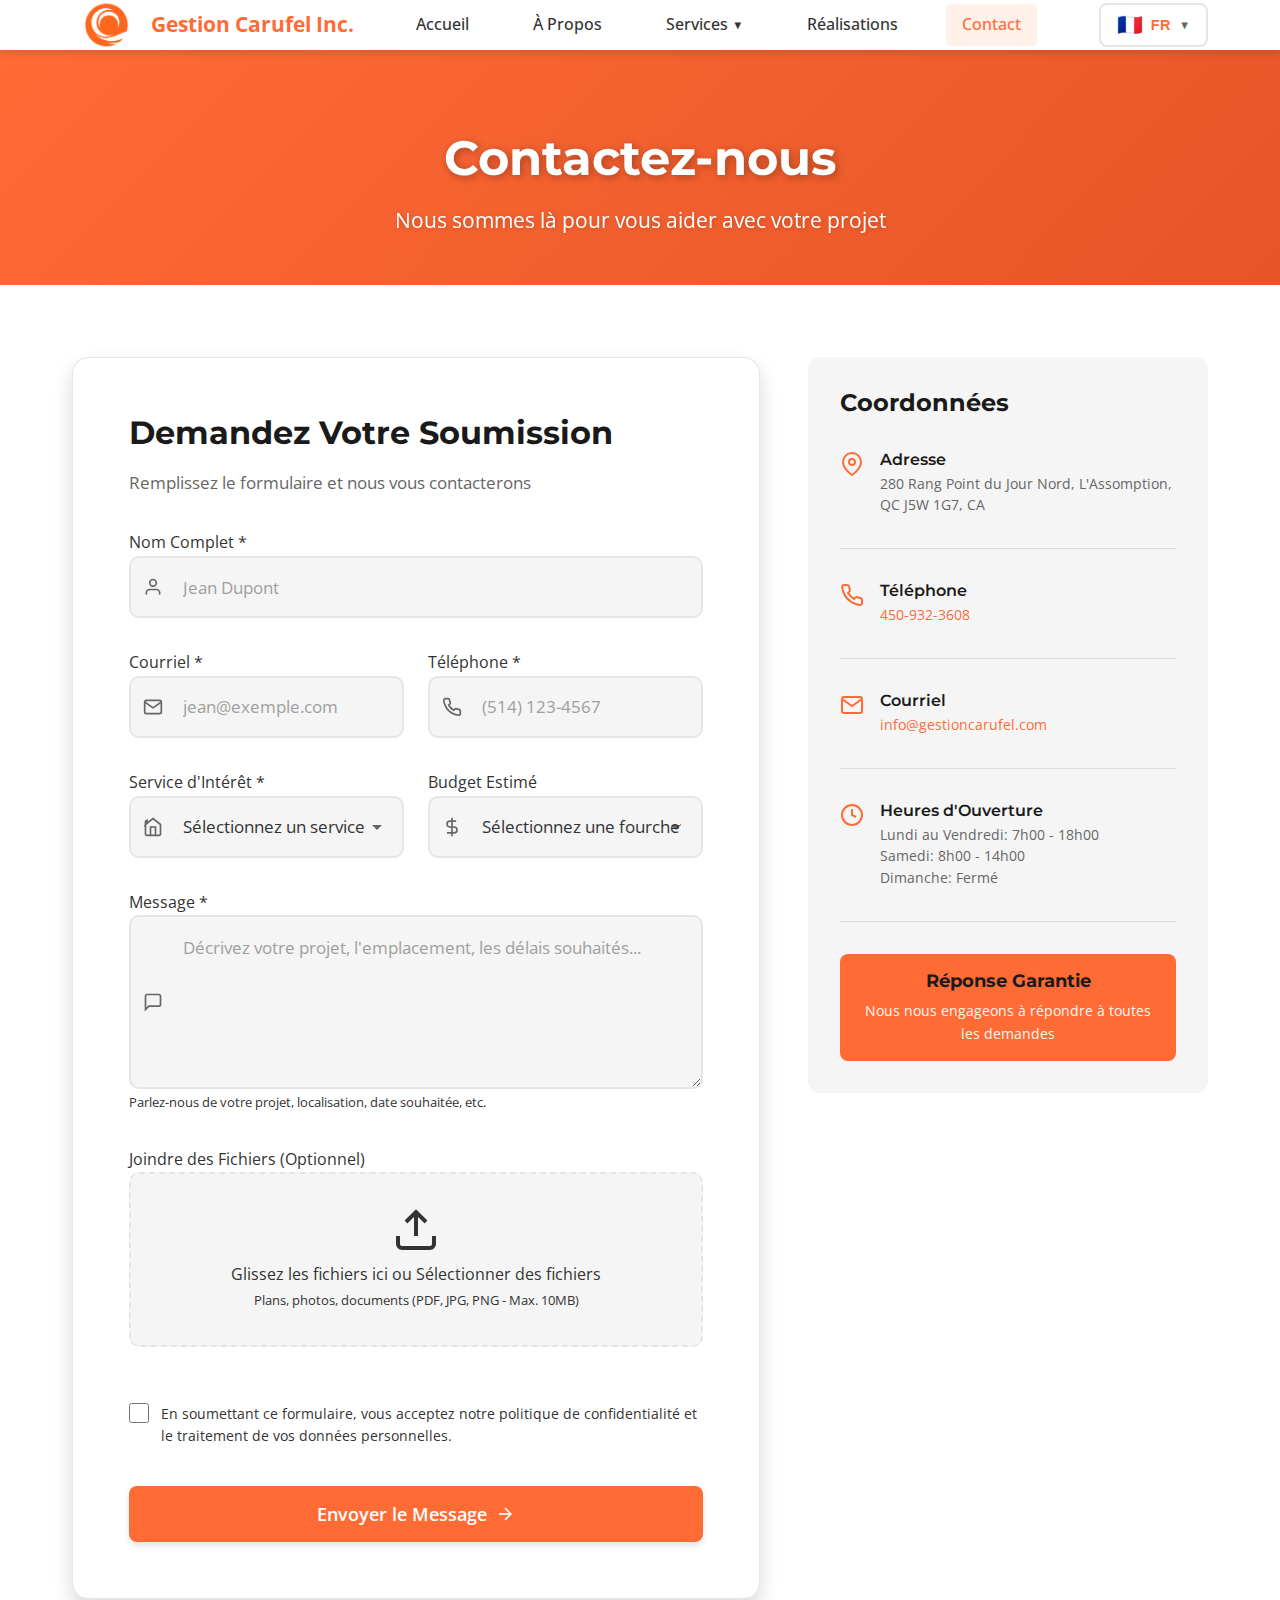
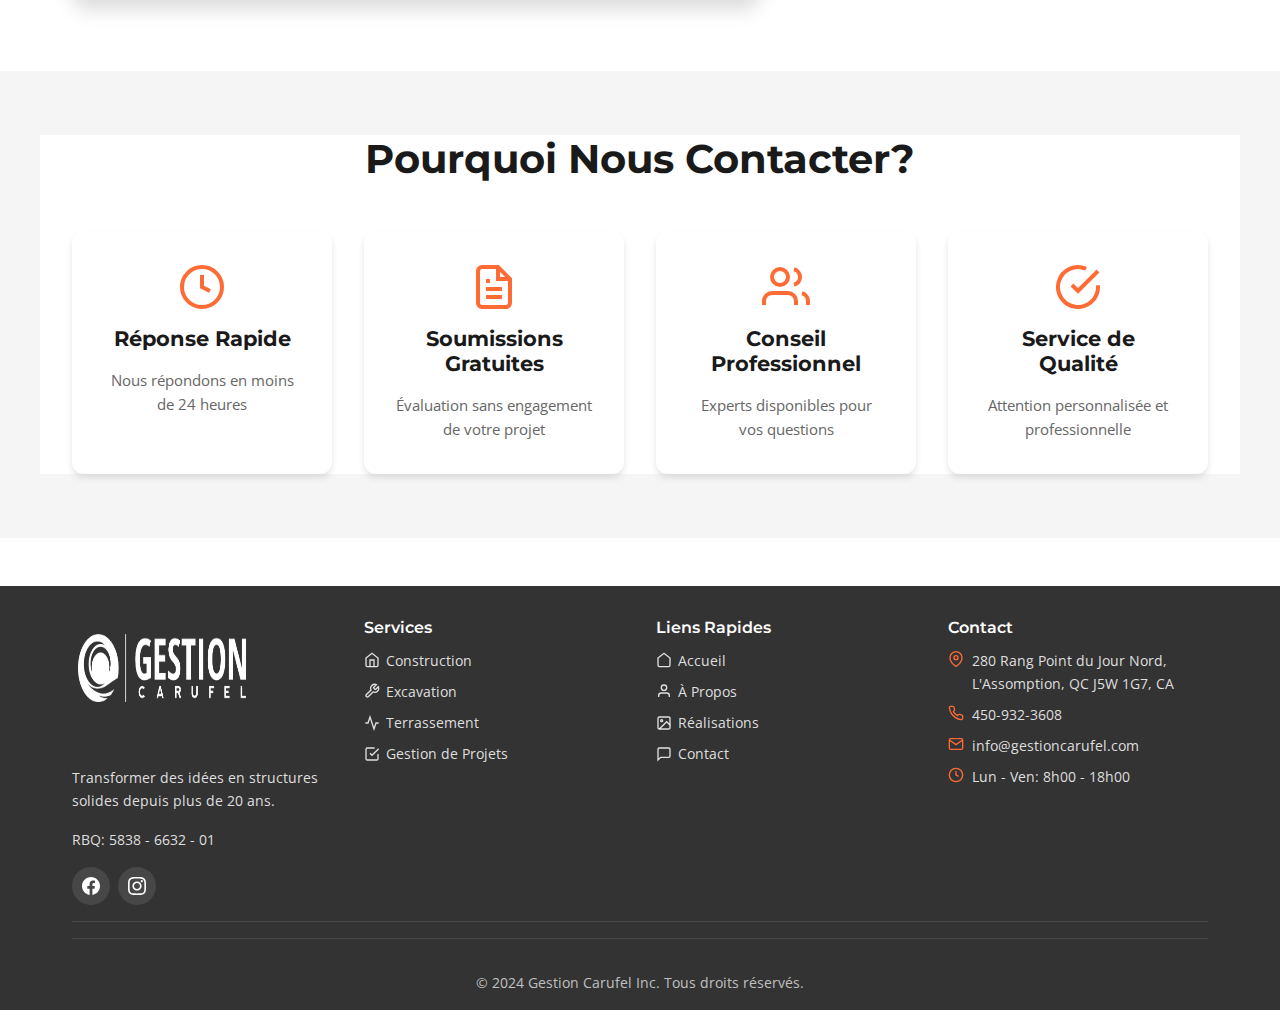
<file: contacto.html>
<!DOCTYPE html>
<html lang="es">
<head>
    <meta charset="UTF-8">
    <meta name="viewport" content="width=device-width, initial-scale=1.0">
    <meta name="description" content="Contacta con Gestion Carufel Inc. para solicitar una cotización gratuita para tu proyecto de construcción, excavación o terrassement en Quebec.">
    <title>Contacto - Gestion Carufel Inc.</title>
    <link rel="stylesheet" href="css/style.css?v=3.1">
</head>
<body>
    <!-- HEADER -->
    <div id="header-placeholder"></div>

    <!-- HERO SECTION -->
    <section class="page-hero">
        <div class="container">
            <h1 data-i18n="contact.hero.title">Contacto</h1>
            <p data-i18n="contact.hero.subtitle">Estamos aquí para ayudarte con tu proyecto</p>
        </div>
    </section>

    <!-- FORMULARIO DE CONTACTO -->
    <section class="contact-section">
        <div class="container">
            <div class="contact-wrapper">
                <!-- Columna del Formulario -->
                <div class="contact-form">
                    <h2 data-i18n="contact.form.title">Solicita tu Cotización Gratuita</h2>
                    <p data-i18n="contact.form.subtitle">Completa el formulario y nos pondremos en contacto contigo en menos de 24 horas</p>

                    <form id="contactForm" novalidate>
                    <!-- Nombre Completo -->
                    <div class="form-group">
                        <label for="name" data-i18n="contact.form.name.label">Nombre Completo *</label>
                        <div class="form-input-wrapper">
                            <svg class="form-input-icon" width="20" height="20" viewBox="0 0 24 24" fill="none" stroke="currentColor" stroke-width="2">
                                <path d="M20 21v-2a4 4 0 0 0-4-4H8a4 4 0 0 0-4 4v2"></path>
                                <circle cx="12" cy="7" r="4"></circle>
                            </svg>
                            <input type="text" id="name" name="name" class="form-input" data-i18n-placeholder="contact.form.name.placeholder" placeholder="Juan Pérez" required>
                        </div>
                    </div>

                    <!-- Email y Teléfono en la misma fila -->
                    <div class="form-row">
                        <div class="form-group">
                            <label for="email" data-i18n="contact.form.email.label">Correo Electrónico *</label>
                            <div class="form-input-wrapper">
                                <svg class="form-input-icon" width="20" height="20" viewBox="0 0 24 24" fill="none" stroke="currentColor" stroke-width="2">
                                    <path d="M4 4h16c1.1 0 2 .9 2 2v12c0 1.1-.9 2-2 2H4c-1.1 0-2-.9-2-2V6c0-1.1.9-2 2-2z"></path>
                                    <polyline points="22,6 12,13 2,6"></polyline>
                                </svg>
                                <input type="email" id="email" name="email" class="form-input" data-i18n-placeholder="contact.form.email.placeholder" placeholder="juan@ejemplo.com" required>
                            </div>
                        </div>

                        <div class="form-group">
                            <label for="phone" data-i18n="contact.form.phone.label">Teléfono *</label>
                            <div class="form-input-wrapper">
                                <svg class="form-input-icon" width="20" height="20" viewBox="0 0 24 24" fill="none" stroke="currentColor" stroke-width="2">
                                    <path d="M22 16.92v3a2 2 0 0 1-2.18 2 19.79 19.79 0 0 1-8.63-3.07 19.5 19.5 0 0 1-6-6 19.79 19.79 0 0 1-3.07-8.67A2 2 0 0 1 4.11 2h3a2 2 0 0 1 2 1.72 12.84 12.84 0 0 0 .7 2.81 2 2 0 0 1-.45 2.11L8.09 9.91a16 16 0 0 0 6 6l1.27-1.27a2 2 0 0 1 2.11-.45 12.84 12.84 0 0 0 2.81.7A2 2 0 0 1 22 16.92z"></path>
                                </svg>
                                <input type="tel" id="phone" name="phone" class="form-input" data-i18n-placeholder="contact.form.phone.placeholder" placeholder="(514) 123-4567" required>
                            </div>
                        </div>
                    </div>

                    <!-- Servicio y Presupuesto en la misma fila -->
                    <div class="form-row">
                        <div class="form-group">
                            <label for="service" data-i18n="contact.form.service.label">Servicio de Interés *</label>
                            <div class="form-input-wrapper">
                                <svg class="form-input-icon" width="20" height="20" viewBox="0 0 24 24" fill="none" stroke="currentColor" stroke-width="2">
                                    <path d="M3 9l9-7 9 7v11a2 2 0 0 1-2 2H5a2 2 0 0 1-2-2V6c0-1.1.9-2 2-2z"></path>
                                    <polyline points="9 22 9 12 15 12 15 22"></polyline>
                                </svg>
                                <select id="service" name="service" class="form-input" required>
                                    <option value="" data-i18n="contact.form.service.option0">Selecciona un servicio</option>
                                    <option value="construction" data-i18n="contact.form.service.option1">Construcción</option>
                                    <option value="excavation" data-i18n="contact.form.service.option2">Excavación</option>
                                    <option value="terrassement" data-i18n="contact.form.service.option3">Terrassement</option>
                                    <option value="pave-uni" data-i18n="contact.form.service.option4">Pavé Uni</option>
                                    <option value="landscaping" data-i18n="contact.form.service.option5">Aménagement Paysager</option>
                                    <option value="project-management" data-i18n="contact.form.service.option6">Gestión de Proyectos</option>
                                </select>
                            </div>
                        </div>

                        <div class="form-group">
                            <label for="budget" data-i18n="contact.form.budget.label">Presupuesto Estimado</label>
                            <div class="form-input-wrapper">
                                <svg class="form-input-icon" width="20" height="20" viewBox="0 0 24 24" fill="none" stroke="currentColor" stroke-width="2">
                                    <line x1="12" y1="1" x2="12" y2="23"></line>
                                    <path d="M17 5H9.5a3.5 3.5 0 0 0 0 7h5a3.5 3.5 0 0 1 0 7H6"></path>
                                </svg>
                                <select id="budget" name="budget" class="form-input">
                                    <option value="" data-i18n="contact.form.budget.option0">Selecciona un rango</option>
                                    <option value="5k-10k" data-i18n="contact.form.budget.option1">$5,000 - $10,000</option>
                                    <option value="10k-25k" data-i18n="contact.form.budget.option2">$10,000 - $25,000</option>
                                    <option value="25k-50k" data-i18n="contact.form.budget.option3">$25,000 - $50,000</option>
                                    <option value="50k-100k" data-i18n="contact.form.budget.option4">$50,000 - $100,000</option>
                                    <option value="100k+" data-i18n="contact.form.budget.option5">$100,000+</option>
                                </select>
                            </div>
                        </div>
                    </div>

                    <!-- Mensaje -->
                    <div class="form-group">
                        <label for="message" data-i18n="contact.form.message.label">Mensaje / Descripción del Proyecto *</label>
                        <div class="form-input-wrapper">
                            <svg class="form-input-icon" width="20" height="20" viewBox="0 0 24 24" fill="none" stroke="currentColor" stroke-width="2">
                                <path d="M21 15a2 2 0 0 1-2 2H7l-4 4V5a2 2 0 0 1 2-2h14a2 2 0 0 1 2 2z"></path>
                            </svg>
                            <textarea id="message" name="message" class="form-input" rows="5" data-i18n-placeholder="contact.form.message.placeholder" placeholder="Describe tu proyecto, ubicación, plazos esperados..." required></textarea>
                        </div>
                        <small class="form-help" data-i18n="contact.form.message.help">Incluye detalles como ubicación, tamaño del proyecto, plazos deseados, etc.</small>
                    </div>

                    <!-- Adjuntar Archivos -->
                    <div class="form-group">
                        <label for="files">
                            <span data-i18n="contact.form.files.label">Adjuntar Documentos o Fotos</span>
                            <span class="optional" data-i18n="contact.form.files.optional">(Opcional)</span>
                        </label>
                        <div class="file-upload-area" id="fileUploadArea">
                            <svg class="upload-icon" width="48" height="48" viewBox="0 0 24 24" fill="none" stroke="currentColor" stroke-width="2">
                                <path d="M21 15v4a2 2 0 0 1-2 2H5a2 2 0 0 1-2-2v-4"></path>
                                <polyline points="17 8 12 3 7 8"></polyline>
                                <line x1="12" y1="3" x2="12" y2="15"></line>
                            </svg>
                            <p>
                                <span data-i18n="contact.form.files.drag">Arrastra archivos aquí o</span>
                                <label for="files" class="file-upload-button" data-i18n="contact.form.files.button">haz clic para seleccionar</label>
                            </p>
                            <small data-i18n="contact.form.files.hint">Formatos: JPG, PNG, PDF, DOC, DWG (Max 10MB por archivo, hasta 5 archivos)</small>
                            <input type="file" id="files" name="files" multiple accept=".jpg,.jpeg,.png,.gif,.pdf,.doc,.docx,.dwg" hidden>
                        </div>
                        <div id="fileList" class="file-list"></div>
                    </div>

                    <!-- Checkbox de Privacidad -->
                    <div class="form-group">
                        <div class="form-checkbox-wrapper">
                            <input type="checkbox" id="privacy" name="privacy" required>
                            <label for="privacy" data-i18n="contact.form.privacy">
                                Acepto la política de privacidad y el tratamiento de mis datos personales *
                            </label>
                        </div>
                    </div>

                    <!-- Botón de Envío -->
                    <button type="submit" class="btn-submit">
                        <span data-i18n="contact.form.submit">Enviar Solicitud</span>
                        <svg width="20" height="20" viewBox="0 0 24 24" fill="none" stroke="currentColor" stroke-width="2">
                            <line x1="5" y1="12" x2="19" y2="12"></line>
                            <polyline points="12 5 19 12 12 19"></polyline>
                        </svg>
                    </button>
                </form>

                    <!-- Mensaje de Éxito/Error -->
                    <div id="formMessage" class="form-message" style="display: none;"></div>
                </div>

                <!-- Columna de Información de Contacto -->
                <div class="contact-info-sidebar">
                    <h3 data-i18n="contact.info.title">Información de Contacto</h3>
                    
                    <div class="contact-info-item">
                        <svg width="24" height="24" viewBox="0 0 24 24" fill="none" stroke="currentColor" stroke-width="2">
                            <path d="M21 10c0 7-9 13-9 13s-9-6-9-13a9 9 0 0 1 18 0z"></path>
                            <circle cx="12" cy="10" r="3"></circle>
                        </svg>
                        <div>
                            <h4 data-i18n="contact.info.address.title">Dirección</h4>
                            <p data-i18n="contact.info.address.text">Montreal, Quebec, Canadá</p>
                        </div>
                    </div>

                    <div class="contact-info-item">
                        <svg width="24" height="24" viewBox="0 0 24 24" fill="none" stroke="currentColor" stroke-width="2">
                            <path d="M22 16.92v3a2 2 0 0 1-2.18 2 19.79 19.79 0 0 1-8.63-3.07 19.5 19.5 0 0 1-6-6 19.79 19.79 0 0 1-3.07-8.67A2 2 0 0 1 4.11 2h3a2 2 0 0 1 2 1.72 12.84 12.84 0 0 0 .7 2.81 2 2 0 0 1-.45 2.11L8.09 9.91a16 16 0 0 0 6 6l1.27-1.27a2 2 0 0 1 2.11-.45 12.84 12.84 0 0 0 2.81.7A2 2 0 0 1 22 16.92z"></path>
                        </svg>
                        <div>
                            <h4 data-i18n="contact.info.phone.title">Teléfono</h4>
                            <p><a href="tel:+14509323608" data-i18n="contact.info.phone.text">450-932-3608</a></p>
                        </div>
                    </div>

                    <div class="contact-info-item">
                        <svg width="24" height="24" viewBox="0 0 24 24" fill="none" stroke="currentColor" stroke-width="2">
                            <path d="M4 4h16c1.1 0 2 .9 2 2v12c0 1.1-.9 2-2 2H4c-1.1 0-2-.9-2-2V6c0-1.1.9-2 2-2z"></path>
                            <polyline points="22,6 12,13 2,6"></polyline>
                        </svg>
                        <div>
                            <h4 data-i18n="contact.info.email.title">Email</h4>
                            <p><a href="mailto:info@gestioncarufel.com">info@gestioncarufel.com</a></p>
                        </div>
                    </div>

                    <div class="contact-info-item">
                        <svg width="24" height="24" viewBox="0 0 24 24" fill="none" stroke="currentColor" stroke-width="2">
                            <circle cx="12" cy="12" r="10"></circle>
                            <polyline points="12 6 12 12 16 14"></polyline>
                        </svg>
                        <div>
                            <h4 data-i18n="contact.info.hours.title">Horario de Atención</h4>
                            <p data-i18n="contact.info.hours.weekdays">Lunes - Viernes: 8:00 AM - 6:00 PM</p>
                            <p data-i18n="contact.info.hours.saturday">Sábado: 9:00 AM - 2:00 PM</p>
                            <p data-i18n="contact.info.hours.sunday">Domingo: Cerrado</p>
                        </div>
                    </div>

                    <div class="contact-cta">
                        <h4 data-i18n="contact.why.response.title">Respuesta Rápida</h4>
                        <p data-i18n="contact.why.response.desc">Responderemos en menos de 24 horas</p>
                    </div>
                </div>
            </div>
        </div>
    </section>

    <!-- SECCIÓN: BENEFICIOS DE CONTACTARNOS -->
    <section class="benefits-section">
        <div class="container">
            <h2 data-i18n="contact.benefits.title">¿Por Qué Contactarnos?</h2>
            <div class="benefits-grid">
                <div class="benefit-card">
                    <svg class="benefit-icon" width="48" height="48" viewBox="0 0 24 24" fill="none" stroke="currentColor" stroke-width="2">
                        <circle cx="12" cy="12" r="10"></circle>
                        <polyline points="12 6 12 12 16 14"></polyline>
                    </svg>
                    <h3 data-i18n="contact.benefits.fast.title">Respuesta Rápida</h3>
                    <p data-i18n="contact.benefits.fast.desc">Te contactamos en menos de 24 horas con una respuesta profesional</p>
                </div>

                <div class="benefit-card">
                    <svg class="benefit-icon" width="48" height="48" viewBox="0 0 24 24" fill="none" stroke="currentColor" stroke-width="2">
                        <path d="M14 2H6a2 2 0 0 0-2 2v16a2 2 0 0 0 2 2h12a2 2 0 0 0 2-2V8z"></path>
                        <polyline points="14 2 14 8 20 8"></polyline>
                        <line x1="16" y1="13" x2="8" y2="13"></line>
                        <line x1="16" y1="17" x2="8" y2="17"></line>
                        <polyline points="10 9 9 9 8 9"></polyline>
                    </svg>
                    <h3 data-i18n="contact.benefits.quote.title">Cotización Gratuita</h3>
                    <p data-i18n="contact.benefits.quote.desc">Evaluación detallada y cotización sin compromiso para tu proyecto</p>
                </div>

                <div class="benefit-card">
                    <svg class="benefit-icon" width="48" height="48" viewBox="0 0 24 24" fill="none" stroke="currentColor" stroke-width="2">
                        <path d="M17 21v-2a4 4 0 0 0-4-4H5a4 4 0 0 0-4 4v2"></path>
                        <circle cx="9" cy="7" r="4"></circle>
                        <path d="M23 21v-2a4 4 0 0 0-3-3.87"></path>
                        <path d="M16 3.13a4 4 0 0 1 0 7.75"></path>
                    </svg>
                    <h3 data-i18n="contact.benefits.advice.title">Asesoría Experta</h3>
                    <p data-i18n="contact.benefits.advice.desc">Más de 13 años de experiencia para guiarte en tu proyecto</p>
                </div>

                <div class="benefit-card">
                    <svg class="benefit-icon" width="48" height="48" viewBox="0 0 24 24" fill="none" stroke="currentColor" stroke-width="2">
                        <path d="M22 11.08V12a10 10 0 1 1-5.93-9.14"></path>
                        <polyline points="22 4 12 14.01 9 11.01"></polyline>
                    </svg>
                    <h3 data-i18n="contact.benefits.quality.title">Garantía de Calidad</h3>
                    <p data-i18n="contact.benefits.quality.desc">Trabajamos con los más altos estándares de calidad y seguridad</p>
                </div>
            </div>
        </div>
    </section>

    <!-- FOOTER -->
    <div id="footer-placeholder"></div>

    <!-- BOTÓN BACK TO TOP -->
    <button id="backToTop" class="back-to-top" aria-label="Volver arriba">
        <svg viewBox="0 0 24 24" fill="currentColor">
            <path d="M7.41 15.41L12 10.83l4.59 4.58L18 14l-6-6-6 6z"/>
        </svg>
    </button>

    <!-- Facebook Messenger Chat Plugin -->
    <div id="fb-root"></div>
    <div id="fb-customer-chat" class="fb-customerchat"></div>
    <script>
      var chatbox = document.getElementById('fb-customer-chat');
      chatbox.setAttribute("page_id", "621529621050827");
      chatbox.setAttribute("attribution", "biz_inbox");
    </script>
    <script>
      window.fbAsyncInit = function() {
        FB.init({
          xfbml            : true,
          version          : 'v18.0'
        });
      };

      (function(d, s, id) {
        var js, fjs = d.getElementsByTagName(s)[0];
        if (d.getElementById(id)) return;
        js = d.createElement(s); js.id = id;
        js.src = 'https://connect.facebook.net/es_LA/sdk/xfbml.customerchat.js';
        fjs.parentNode.insertBefore(js, fjs);
      }(document, 'script', 'facebook-jssdk'));
    </script>

    <!-- SCRIPTS -->
    <script src="js/components.js"></script>
    <script src="js/translations.js"></script>
    <script src="js/main.js"></script>
</body>
</html>
</file>
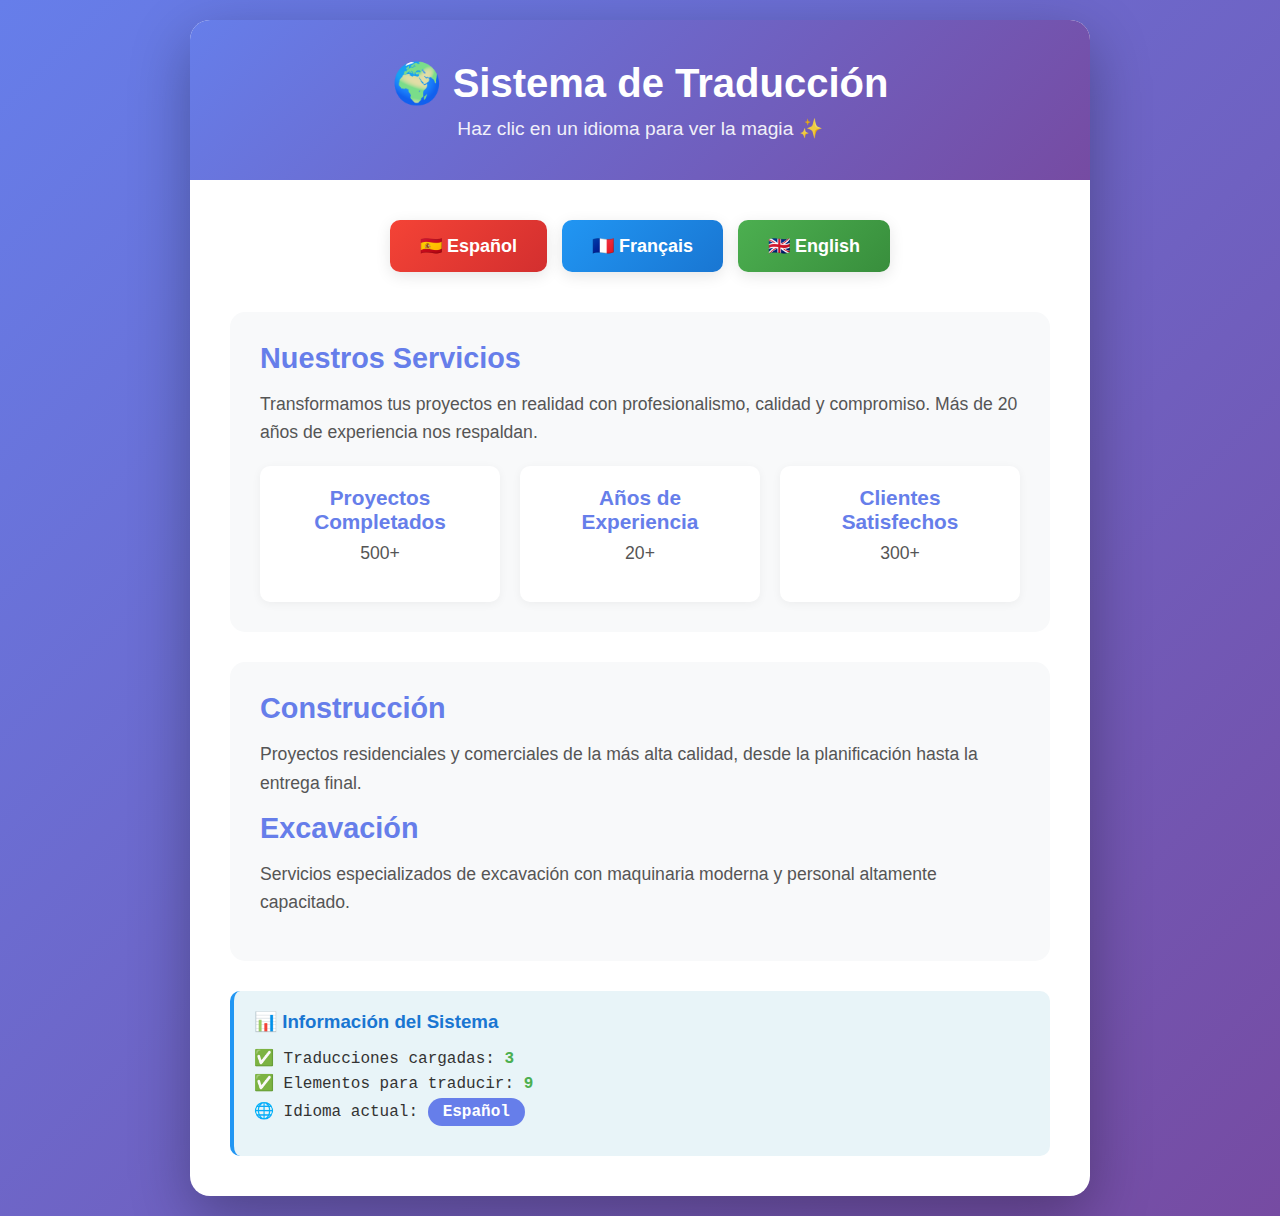
<file: demo-traduccion.html>
<!DOCTYPE html>
<html lang="es">
<head>
    <meta charset="UTF-8">
    <meta name="viewport" content="width=device-width, initial-scale=1.0">
    <title>Tutorial - Sistema de Traducción</title>
    <style>
        * {
            margin: 0;
            padding: 0;
            box-sizing: border-box;
        }
        
        body {
            font-family: 'Segoe UI', Tahoma, Geneva, Verdana, sans-serif;
            background: linear-gradient(135deg, #667eea 0%, #764ba2 100%);
            min-height: 100vh;
            padding: 20px;
        }
        
        .container {
            max-width: 900px;
            margin: 0 auto;
            background: white;
            border-radius: 20px;
            box-shadow: 0 20px 60px rgba(0,0,0,0.3);
            overflow: hidden;
        }
        
        .header {
            background: linear-gradient(135deg, #667eea 0%, #764ba2 100%);
            color: white;
            padding: 40px;
            text-align: center;
        }
        
        .header h1 {
            font-size: 2.5rem;
            margin-bottom: 10px;
        }
        
        .header p {
            font-size: 1.2rem;
            opacity: 0.9;
        }
        
        .content {
            padding: 40px;
        }
        
        .language-buttons {
            display: flex;
            gap: 15px;
            justify-content: center;
            margin-bottom: 40px;
        }
        
        .lang-btn {
            padding: 15px 30px;
            font-size: 18px;
            font-weight: bold;
            border: none;
            border-radius: 10px;
            cursor: pointer;
            transition: all 0.3s ease;
            box-shadow: 0 4px 15px rgba(0,0,0,0.1);
        }
        
        .lang-btn.es {
            background: linear-gradient(135deg, #F44336 0%, #D32F2F 100%);
            color: white;
        }
        
        .lang-btn.fr {
            background: linear-gradient(135deg, #2196F3 0%, #1976D2 100%);
            color: white;
        }
        
        .lang-btn.en {
            background: linear-gradient(135deg, #4CAF50 0%, #388E3C 100%);
            color: white;
        }
        
        .lang-btn:hover {
            transform: translateY(-2px);
            box-shadow: 0 6px 20px rgba(0,0,0,0.2);
        }
        
        .lang-btn:active {
            transform: translateY(0);
        }
        
        .demo-section {
            background: #f8f9fa;
            padding: 30px;
            border-radius: 15px;
            margin-bottom: 30px;
        }
        
        .demo-section h2 {
            color: #667eea;
            margin-bottom: 15px;
            font-size: 1.8rem;
        }
        
        .demo-section p {
            color: #555;
            line-height: 1.6;
            margin-bottom: 15px;
            font-size: 1.1rem;
        }
        
        .stats {
            display: grid;
            grid-template-columns: repeat(auto-fit, minmax(200px, 1fr));
            gap: 20px;
            margin-top: 20px;
        }
        
        .stat-card {
            background: white;
            padding: 20px;
            border-radius: 10px;
            text-align: center;
            box-shadow: 0 2px 10px rgba(0,0,0,0.05);
        }
        
        .stat-card h3 {
            color: #667eea;
            font-size: 1.3rem;
            margin-bottom: 5px;
        }
        
        .debug-info {
            background: #e8f4f8;
            border-left: 4px solid #2196F3;
            padding: 20px;
            border-radius: 10px;
            margin-top: 30px;
        }
        
        .debug-info h3 {
            color: #1976D2;
            margin-bottom: 15px;
        }
        
        .debug-info p {
            font-family: 'Courier New', monospace;
            color: #333;
            margin: 5px 0;
        }
        
        .success {
            color: #4CAF50;
            font-weight: bold;
        }
        
        .warning {
            color: #FF9800;
            font-weight: bold;
        }
        
        .current-lang {
            display: inline-block;
            background: #667eea;
            color: white;
            padding: 5px 15px;
            border-radius: 20px;
            font-weight: bold;
        }
    </style>
</head>
<body>
    <div class="container">
        <div class="header">
            <h1>🌍 Sistema de Traducción</h1>
            <p>Haz clic en un idioma para ver la magia ✨</p>
        </div>
        
        <div class="content">
            <div class="language-buttons">
                <button class="lang-btn es" onclick="changeLanguage('es')">
                    🇪🇸 Español
                </button>
                <button class="lang-btn fr" onclick="changeLanguage('fr')">
                    🇫🇷 Français
                </button>
                <button class="lang-btn en" onclick="changeLanguage('en')">
                    🇬🇧 English
                </button>
            </div>

            <div class="demo-section">
                <h2 data-i18n="services.title">Nuestros Servicios</h2>
                <p data-i18n="hero.subtitle">Transformamos tus proyectos en realidad con profesionalismo, calidad y compromiso. Más de 20 años de experiencia nos respaldan.</p>
                
                <div class="stats">
                    <div class="stat-card">
                        <h3 data-i18n="stats.projects">Proyectos Completados</h3>
                        <p>500+</p>
                    </div>
                    <div class="stat-card">
                        <h3 data-i18n="stats.experience">Años de Experiencia</h3>
                        <p>20+</p>
                    </div>
                    <div class="stat-card">
                        <h3 data-i18n="stats.clients">Clientes Satisfechos</h3>
                        <p>300+</p>
                    </div>
                </div>
            </div>

            <div class="demo-section">
                <h2 data-i18n="services.construction.title">Construcción</h2>
                <p data-i18n="service.construction.desc">Proyectos residenciales y comerciales de la más alta calidad, desde la planificación hasta la entrega final.</p>
                
                <h2 data-i18n="services.excavation.title">Excavación</h2>
                <p data-i18n="service.excavation.desc">Servicios especializados de excavación con maquinaria moderna y personal altamente capacitado.</p>
            </div>

            <div class="debug-info">
                <h3>📊 Información del Sistema</h3>
                <p>✅ Traducciones cargadas: <span id="trans-count" class="success">0</span></p>
                <p>✅ Elementos para traducir: <span id="elem-count" class="success">0</span></p>
                <p>🌐 Idioma actual: <span id="current-lang" class="current-lang">Español</span></p>
                <p id="last-translation" style="margin-top: 10px; color: #666;"></p>
            </div>
        </div>
    </div>

    <script src="js/translations.js"></script>
    <script>
        // Actualizar debug info
        const transCount = window.translations ? Object.keys(window.translations).length : 0;
        const elemCount = document.querySelectorAll('[data-i18n]').length;
        
        document.getElementById('trans-count').textContent = transCount;
        document.getElementById('elem-count').textContent = elemCount;
        
        if (transCount === 0) {
            document.getElementById('trans-count').className = 'warning';
            document.getElementById('trans-count').textContent = 'NO CARGADAS ⚠️';
        }
        
        // Función para cambiar idioma
        function changeLanguage(lang) {
            console.log('🌍 Cambiando idioma a:', lang);
            
            const langNames = {
                'es': 'Español',
                'fr': 'Français',
                'en': 'English'
            };
            
            document.getElementById('current-lang').textContent = langNames[lang];
            
            const elements = document.querySelectorAll('[data-i18n]');
            console.log('📝 Elementos encontrados:', elements.length);
            
            let translatedCount = 0;
            
            elements.forEach(element => {
                const key = element.getAttribute('data-i18n');
                const translation = getTranslation(key, lang);
                
                if (translation) {
                    element.textContent = translation;
                    translatedCount++;
                    console.log(`✓ ${key} → ${translation.substring(0, 50)}...`);
                } else {
                    console.warn(`✗ No se encontró traducción para: ${key}`);
                }
            });
            
            document.getElementById('last-translation').textContent = 
                `✅ ${translatedCount} elementos traducidos correctamente`;
            
            // Guardar preferencia
            localStorage.setItem('preferredLanguage', lang);
        }
        
        function getTranslation(key, lang) {
            if (!window.translations || !window.translations[key]) {
                return null;
            }
            return window.translations[key][lang] || window.translations[key]['es'] || null;
        }
        
        // Aplicar idioma guardado al cargar
        const savedLang = localStorage.getItem('preferredLanguage');
        if (savedLang && savedLang !== 'es') {
            changeLanguage(savedLang);
        }
        
        console.log('🚀 Sistema de traducción cargado');
        console.log('📚 Traducciones disponibles:', transCount);
        console.log('🏷️  Elementos con data-i18n:', elemCount);
    </script>
</body>
</html>
</file>
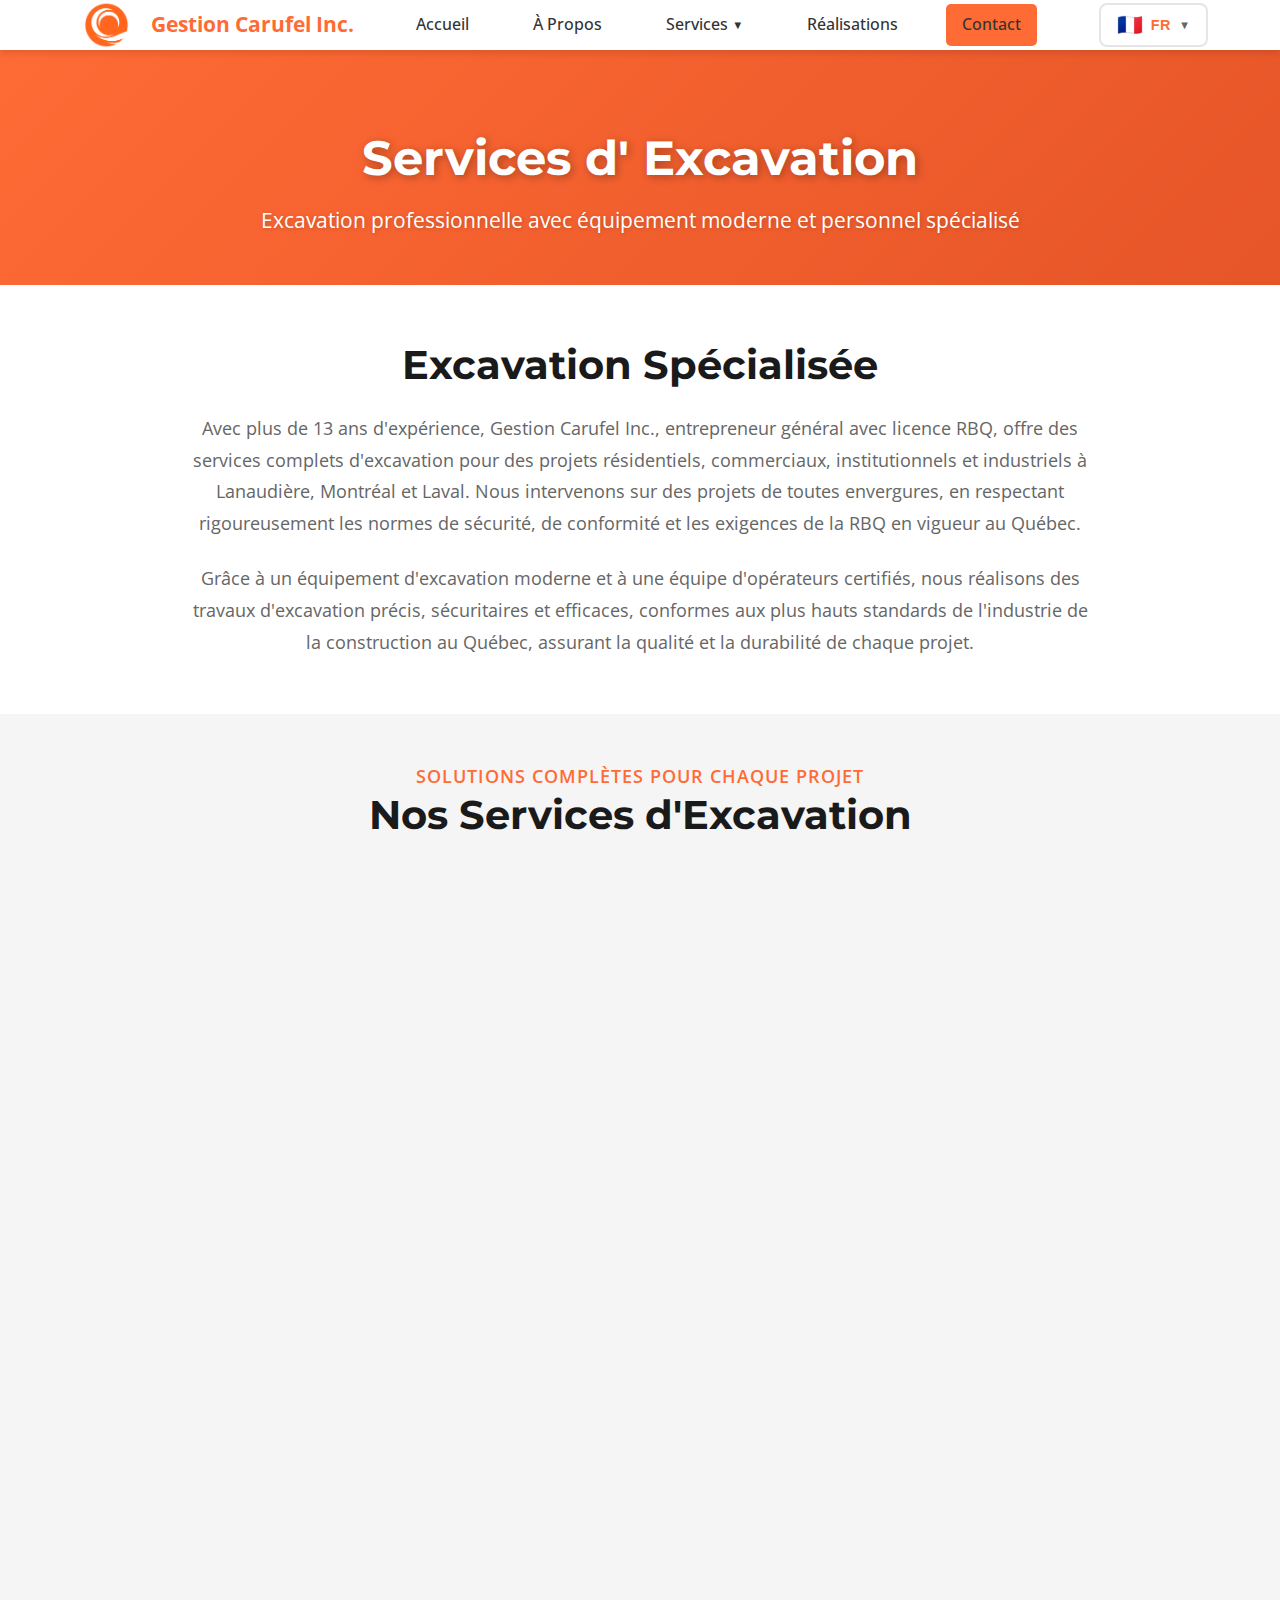
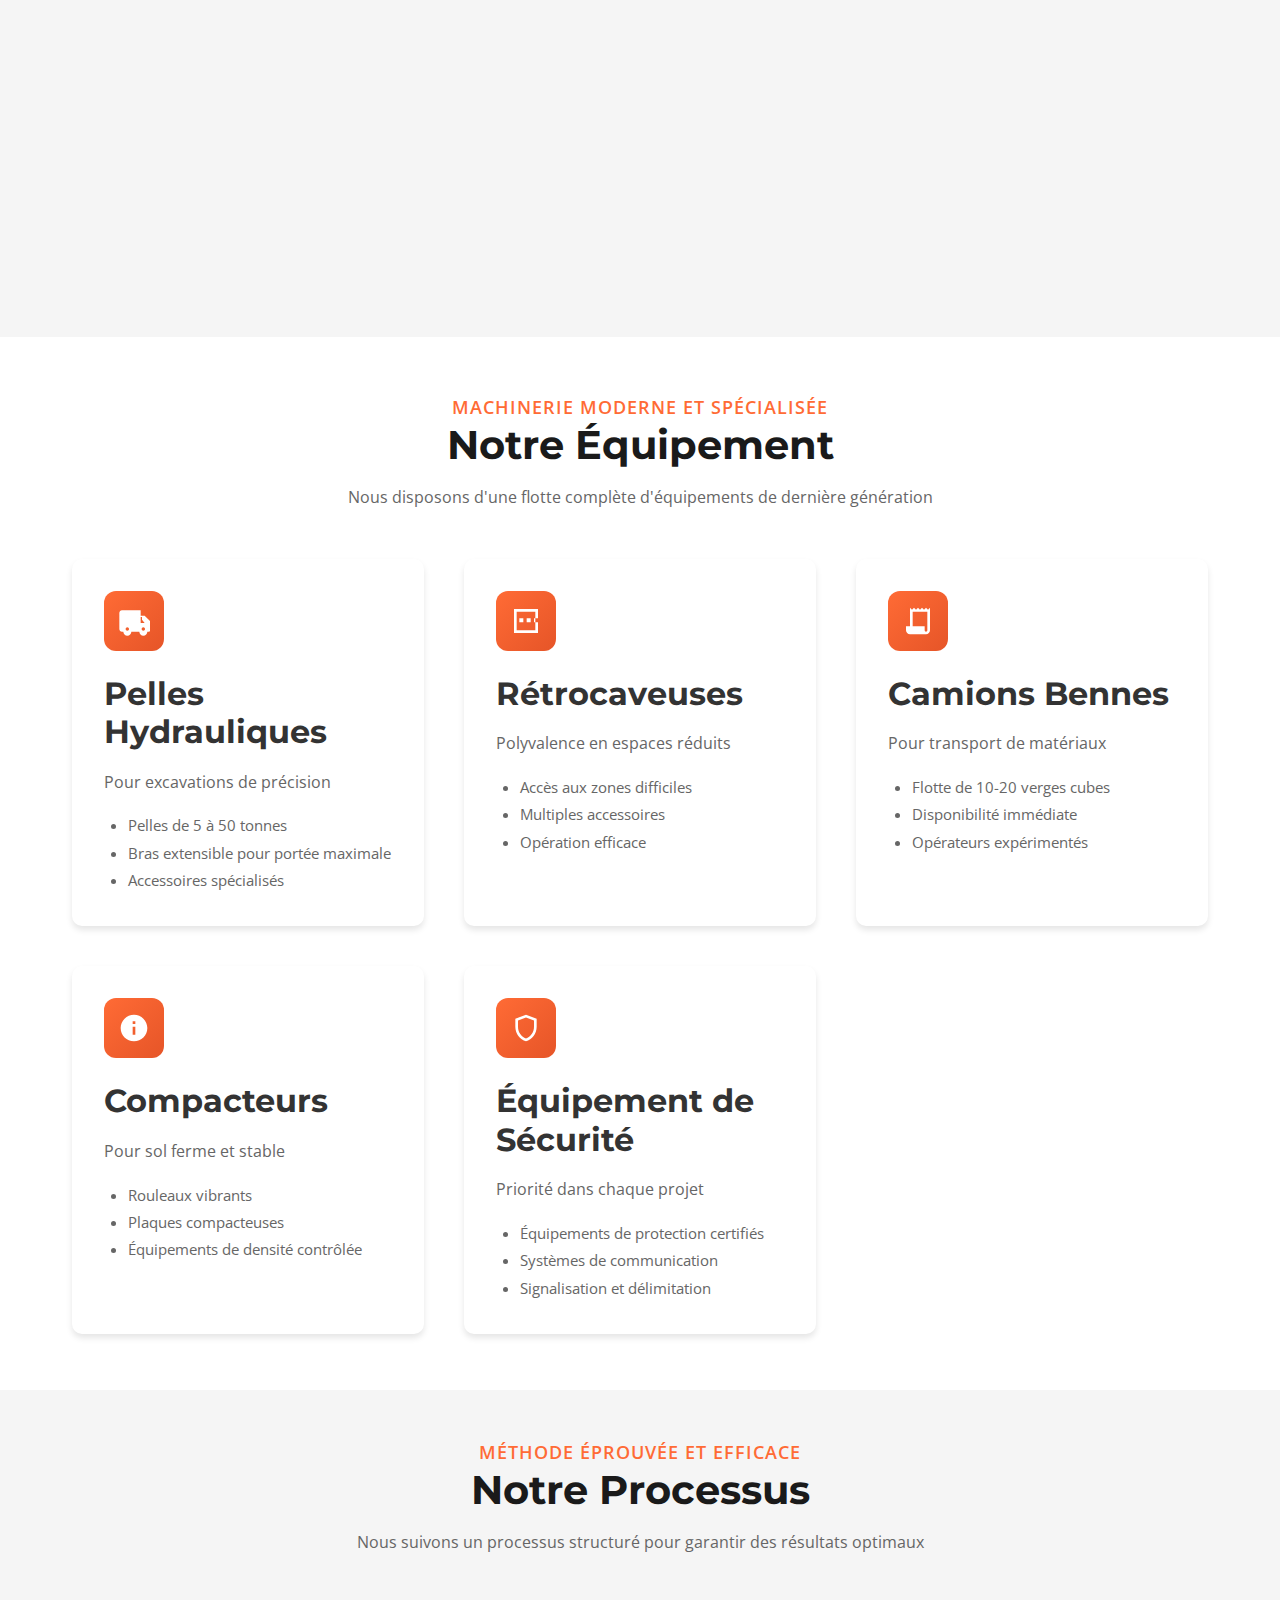
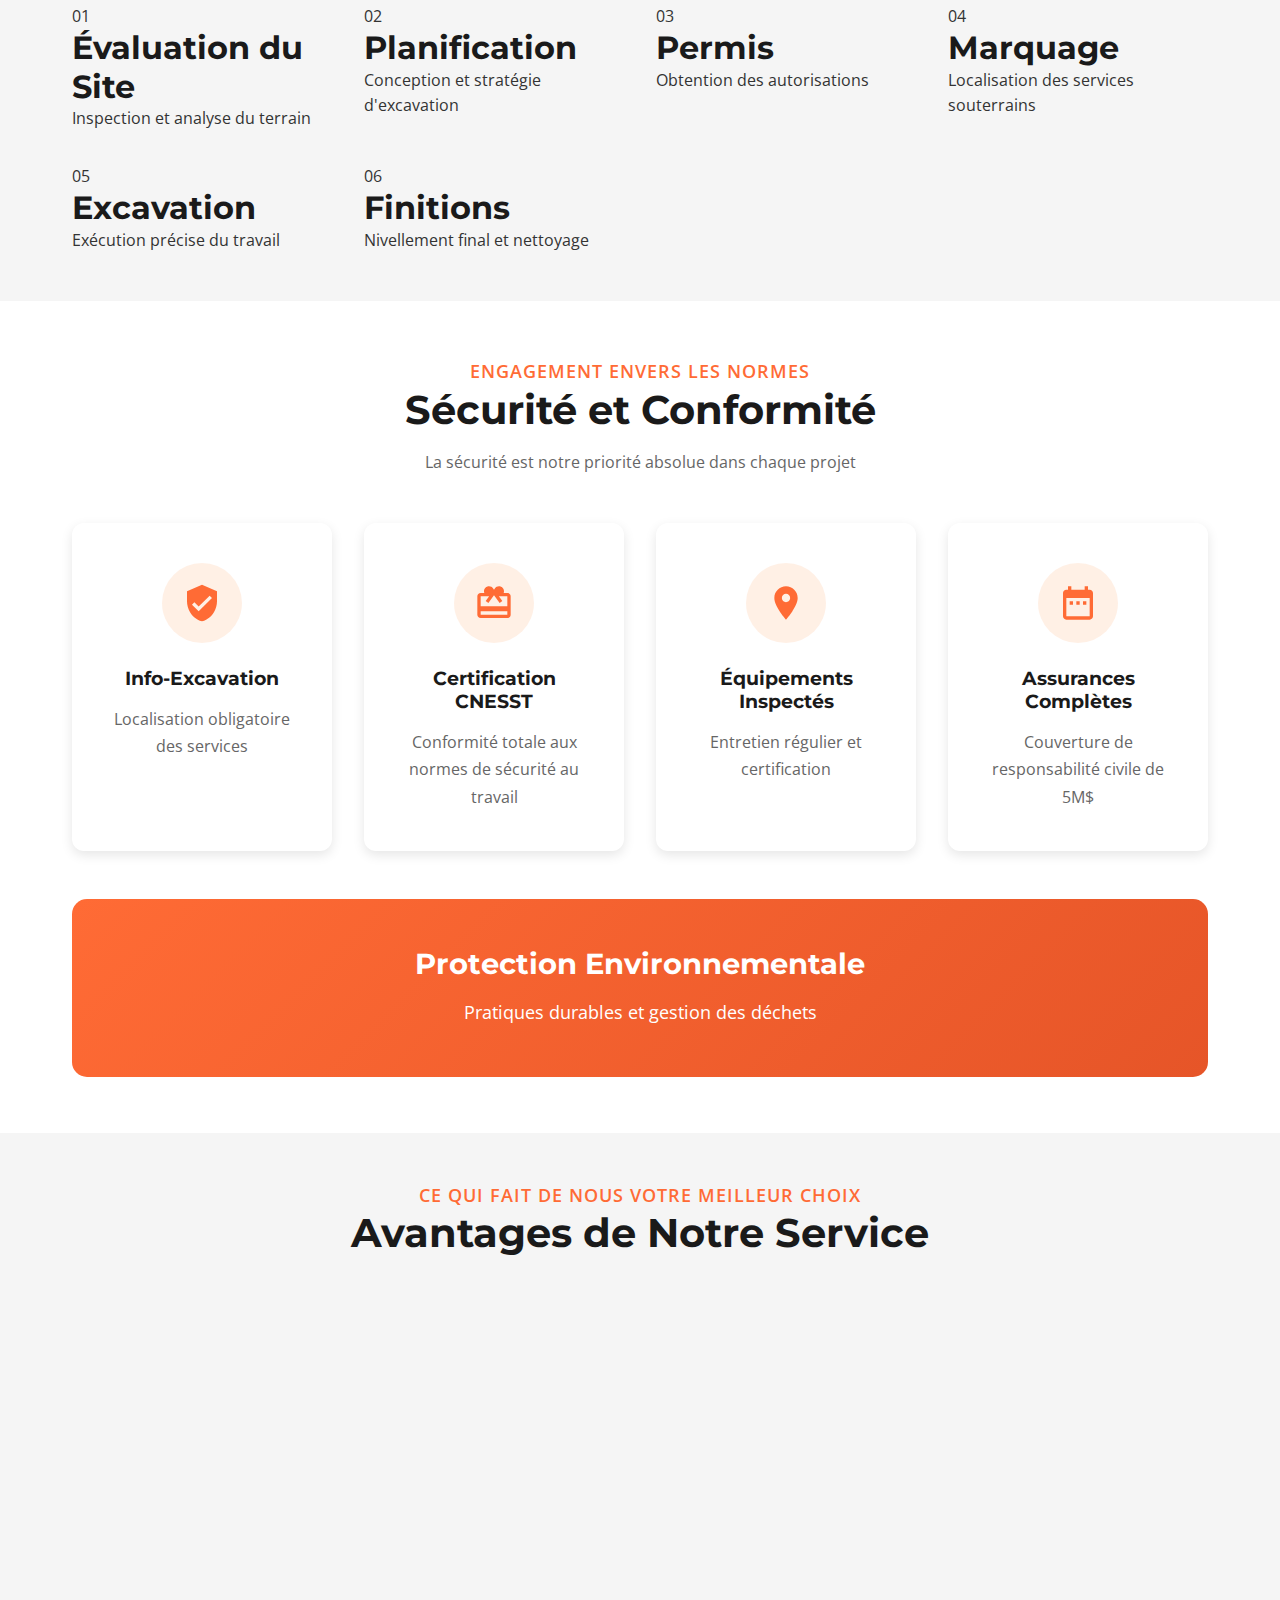
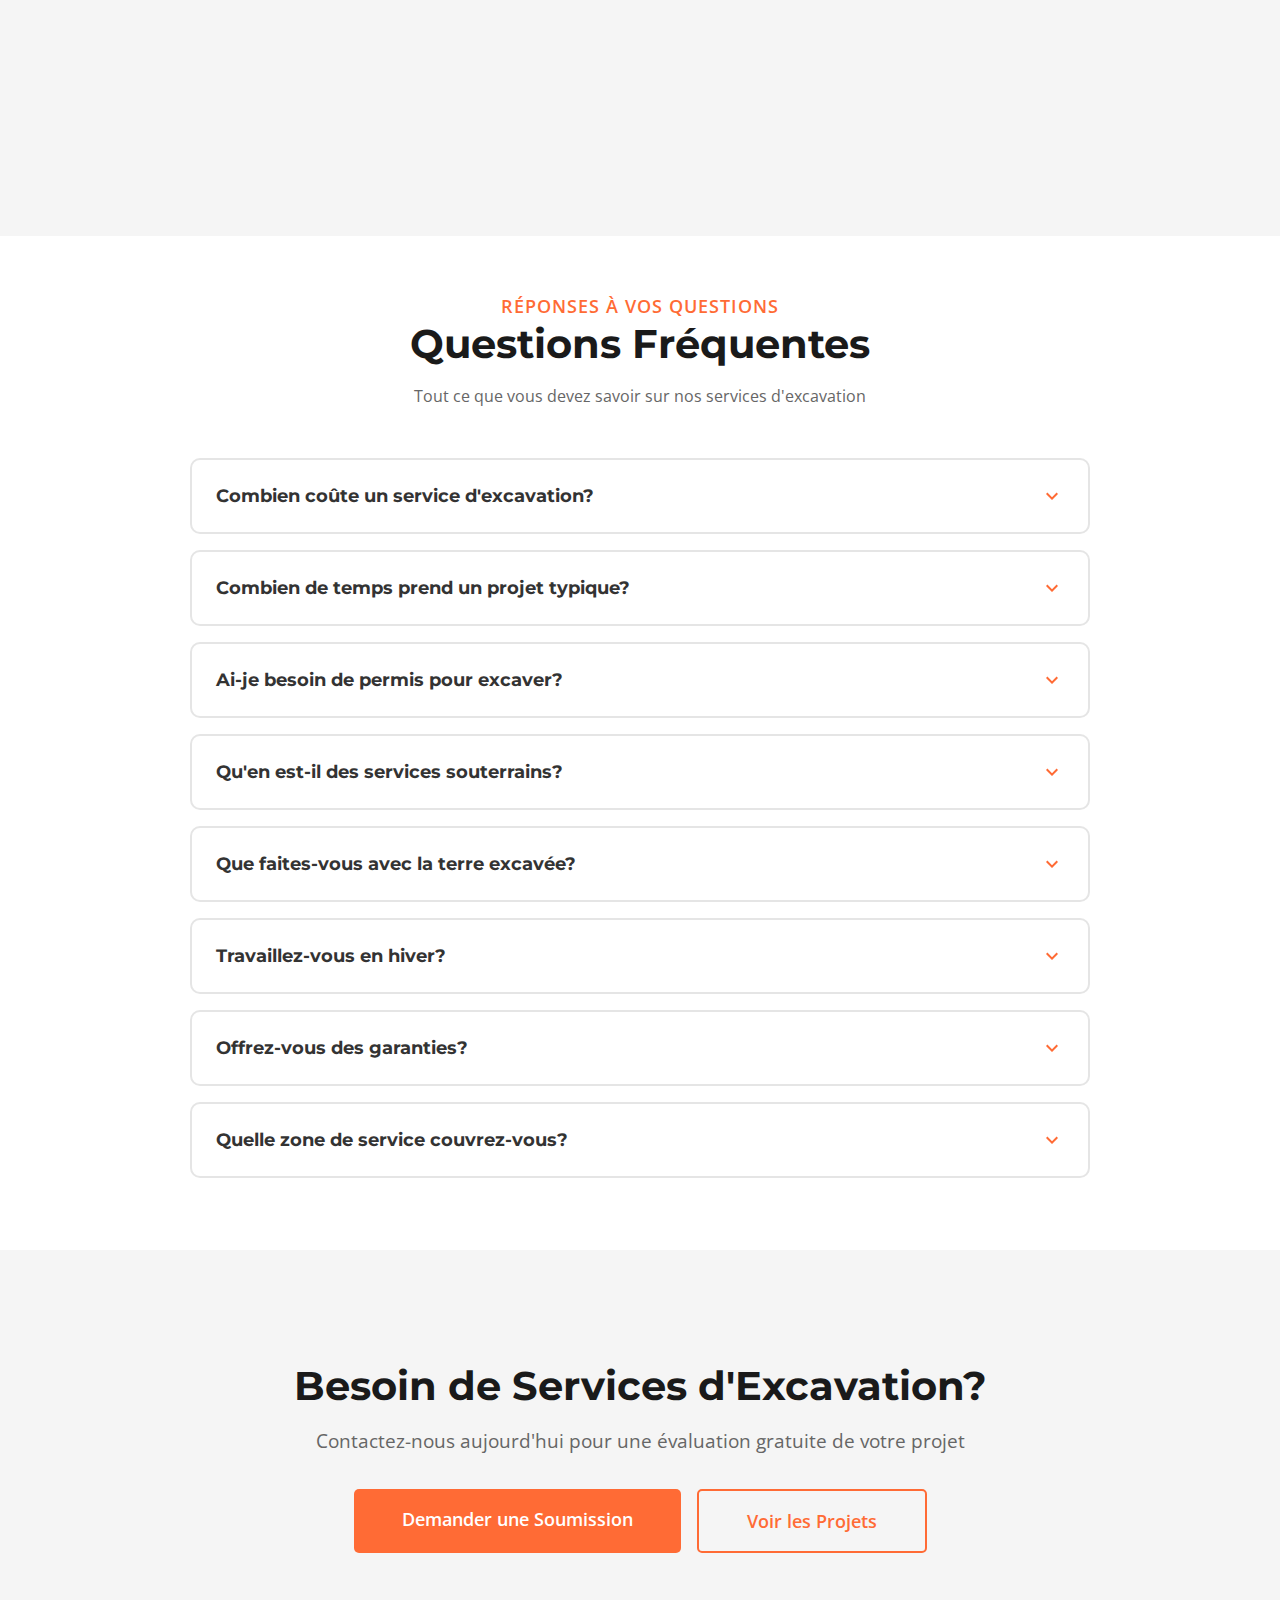
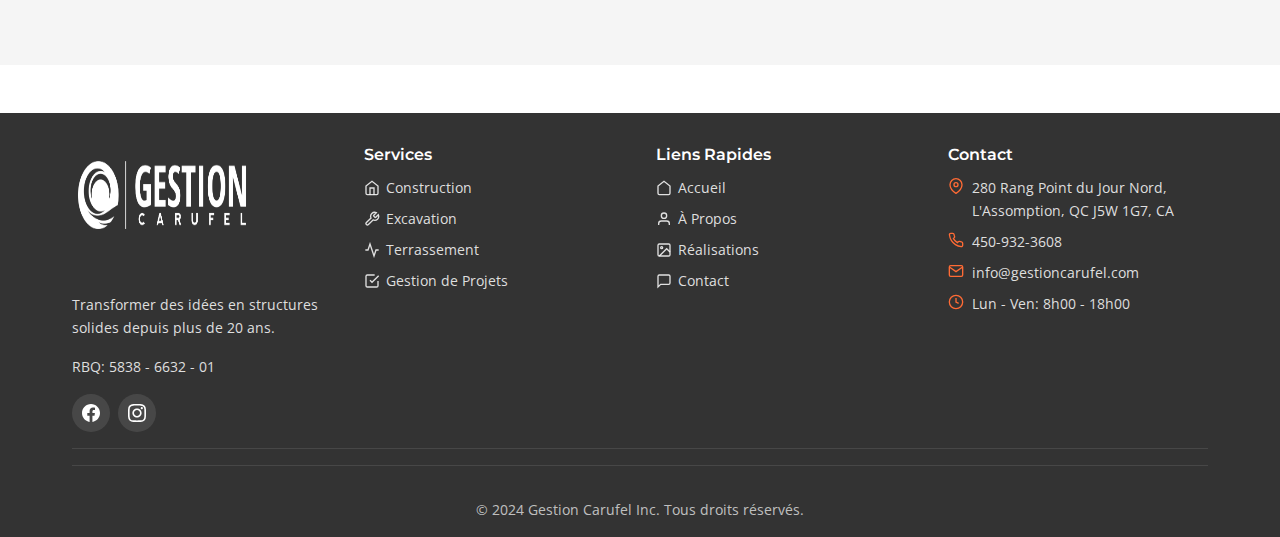
<file: excavacion.html>
<!DOCTYPE html>
<html lang="fr">
<head>
    <meta charset="UTF-8">
    <meta name="viewport" content="width=device-width, initial-scale=1.0">
    <meta name="description" content="Servicios profesionales de excavación en Montreal. Expertos en excavación residencial, comercial e industrial con equipos de última generación.">
    <title>Servicios de Excavación - Gestion Carufel Inc.</title>
    <link rel="icon" type="image/png" sizes="32x32" href="favicon-32x32.png">
    <link rel="icon" type="image/png" sizes="16x16" href="favicon-16x16.png">
    <link rel="stylesheet" href="css/style.css?v=1.0">
    <script src="js/components.js"></script>
</head>
<body>
    <!-- El header se cargará automáticamente desde components.js -->

    <!-- HERO SECTION -->
    <section class="page-hero">
        <div class="container">
            <h1><span data-i18n="excavation.hero.title">Servicios de</span> <span class="highlight" data-i18n="excavation.hero.title.highlight">Excavación</span></h1>
            <p data-i18n="excavation.hero.subtitle">Excavaciones precisas y seguras con equipos de última generación</p>
        </div>
    </section>

    <!-- INTRODUCCIÓN -->
    <section>
        <div class="container">
            <div style="max-width: 900px; margin: 0 auto; text-align: center;">
                <h2 style="margin-bottom: 1.5rem;" data-i18n="excavation.intro.title">Expertos en Excavación desde 2012</h2>
                <p style="font-size: 1.1rem; line-height: 1.8; color: var(--gray-medium); margin-bottom: 1.5rem;" data-i18n="excavation.intro.desc1">
                    En <strong>Gestion Carufel Inc.</strong>, ofrecemos servicios integrales de excavación para proyectos residenciales, comerciales e industriales. Con más de 13 años de experiencia y equipos de última generación, garantizamos excavaciones precisas, seguras y eficientes.
                </p>
                <p style="font-size: 1.1rem; line-height: 1.8; color: var(--gray-medium);" data-i18n="excavation.intro.desc2">
                    Nuestro equipo de operadores certificados y maquinaria especializada nos permite manejar proyectos de cualquier tamaño, desde pequeñas excavaciones residenciales hasta grandes movimientos de tierra para proyectos comerciales e industriales.
                </p>
            </div>
        </div>
    </section>

    <!-- TIPOS DE EXCAVACIÓN -->
    <section style="background-color: var(--gray-lighter);">
        <div class="container">
            <div class="section-title" style="text-align: center; max-width: 700px; margin: 0 auto 3rem;">
                <p class="subtitle" data-i18n="excavation.types.subtitle">Nuestros Servicios</p>
                <h2 data-i18n="excavation.types.title">Tipos de Excavación</h2>
            </div>

            <div class="services-grid">
                <div class="service-card">
                    <div class="service-icon">
                        <svg viewBox="0 0 64 64" fill="currentColor">
                            <path d="M58,26h-4v-6c0-1.1-0.9-2-2-2h-8v-4c0-1.1-0.9-2-2-2H22c-1.1,0-2,0.9-2,2v4h-8c-1.1,0-2,0.9-2,2v6H6c-1.1,0-2,0.9-2,2v24c0,1.1,0.9,2,2,2h52c1.1,0,2-0.9,2-2V28C60,26.9,59.1,26,58,26z M24,16h16v2H24V16z M14,22h36v4H14V22z M56,50H8V30h48V50z"/>
                            <rect x="12" y="34" width="8" height="12"/>
                            <rect x="24" y="34" width="8" height="12"/>
                            <rect x="36" y="34" width="8" height="12"/>
                            <rect x="48" y="34" width="8" height="12"/>
                        </svg>
                    </div>
                    <h3 data-i18n="excavation.foundation.title">Excavación de Cimientos</h3>
                    <ul style="text-align: left; color: var(--gray-medium); line-height: 1.8; margin-top: 1rem;">
                        <li data-i18n="excavation.foundation.item1">Excavación para casas nuevas</li>
                        <li data-i18n="excavation.foundation.item2">Cimientos para edificios comerciales</li>
                        <li data-i18n="excavation.foundation.item3">Sótanos completos y parciales</li>
                        <li data-i18n="excavation.foundation.item4">Ampliaciones de cimientos existentes</li>
                        <li data-i18n="excavation.foundation.item5">Nivelación precisa del terreno</li>
                    </ul>
                </div>

                <div class="service-card">
                    <div class="service-icon">
                        <svg viewBox="0 0 24 24" fill="currentColor">
                            <path d="M12 2L4 5v6.09c0 5.05 3.41 9.76 8 10.91 4.59-1.15 8-5.86 8-10.91V5l-8-3zm-1 14.5l-3.5-3.5 1.41-1.41L11 13.67l5.59-5.59L18 9.5l-7 7z"/>
                        </svg>
                    </div>
                    <h3 data-i18n="excavation.utilities.title">Excavación para Servicios Públicos</h3>
                    <ul style="text-align: left; color: var(--gray-medium); line-height: 1.8; margin-top: 1rem;">
                        <li data-i18n="excavation.utilities.item1">Zanjas para tuberías de agua</li>
                        <li data-i18n="excavation.utilities.item2">Líneas de alcantarillado</li>
                        <li data-i18n="excavation.utilities.item3">Instalación de cables eléctricos</li>
                        <li data-i18n="excavation.utilities.item4">Redes de gas natural</li>
                        <li data-i18n="excavation.utilities.item5">Sistemas de drenaje francés</li>
                    </ul>
                </div>

                <div class="service-card">
                    <div class="service-icon">
                        <svg viewBox="0 0 24 24" fill="currentColor">
                            <path d="M19 3H5c-1.1 0-2 .9-2 2v14c0 1.1.9 2 2 2h14c1.1 0 2-.9 2-2V5c0-1.1-.9-2-2-2zM9 17H7v-7h2v7zm4 0h-2V7h2v10zm4 0h-2v-4h2v4z"/>
                        </svg>
                    </div>
                    <h3 data-i18n="excavation.pools.title">Excavación para Piscinas</h3>
                    <ul style="text-align: left; color: var(--gray-medium); line-height: 1.8; margin-top: 1rem;">
                        <li data-i18n="excavation.pools.item1">Piscinas enterradas</li>
                        <li data-i18n="excavation.pools.item2">Piscinas semi-enterradas</li>
                        <li data-i18n="excavation.pools.item3">Spas y jacuzzis</li>
                        <li data-i18n="excavation.pools.item4">Preparación del terreno</li>
                        <li data-i18n="excavation.pools.item5">Sistema de filtración y drenaje</li>
                    </ul>
                </div>

                <div class="service-card">
                    <div class="service-icon">
                        <svg viewBox="0 0 24 24" fill="currentColor">
                            <path d="M12,2C6.48,2,2,6.48,2,12s4.48,10,10,10s10-4.48,10-10S17.52,2,12,2z M13,17h-2v-2h2V17z M13,13h-2V7h2V13z"/>
                        </svg>
                    </div>
                    <h3 data-i18n="excavation.demolition.title">Demolición y Remoción</h3>
                    <ul style="text-align: left; color: var(--gray-medium); line-height: 1.8; margin-top: 1rem;">
                        <li data-i18n="excavation.demolition.item1">Remoción de cimientos antiguos</li>
                        <li data-i18n="excavation.demolition.item2">Demolición de estructuras</li>
                        <li data-i18n="excavation.demolition.item3">Limpieza de terrenos</li>
                        <li data-i18n="excavation.demolition.item4">Remoción de escombros</li>
                        <li data-i18n="excavation.demolition.item5">Reciclaje de materiales</li>
                    </ul>
                </div>

                <div class="service-card">
                    <div class="service-icon">
                        <svg viewBox="0 0 24 24" fill="currentColor">
                            <path d="M11.99 18.54l-7.37-5.73L3 14.07l9 7 9-7-1.63-1.27-7.38 5.74zM12 16l7.36-5.73L21 9l-9-7-9 7 1.63 1.27L12 16z"/>
                        </svg>
                    </div>
                    <h3 data-i18n="excavation.grading.title">Nivelación de Terrenos</h3>
                    <ul style="text-align: left; color: var(--gray-medium); line-height: 1.8; margin-top: 1rem;">
                        <li data-i18n="excavation.grading.item1">Nivelación para construcción</li>
                        <li data-i18n="excavation.grading.item2">Corrección de drenaje</li>
                        <li data-i18n="excavation.grading.item3">Preparación para jardinería</li>
                        <li data-i18n="excavation.grading.item4">Terrazas y patios</li>
                        <li data-i18n="excavation.grading.item5">Estacionamientos</li>
                    </ul>
                </div>

                <div class="service-card">
                    <div class="service-icon">
                        <svg viewBox="0 0 24 24" fill="currentColor">
                            <path d="M17 10.5V7c0-.55-.45-1-1-1H4c-.55 0-1 .45-1 1v10c0 .55.45 1 1 1h12c.55 0 1-.45 1-1v-3.5l4 4v-11l-4 4z"/>
                        </svg>
                    </div>
                    <h3 data-i18n="excavation.commercial.title">Excavación Comercial e Industrial</h3>
                    <ul style="text-align: left; color: var(--gray-medium); line-height: 1.8; margin-top: 1rem;">
                        <li data-i18n="excavation.commercial.item1">Grandes movimientos de tierra</li>
                        <li data-i18n="excavation.commercial.item2">Estacionamientos comerciales</li>
                        <li data-i18n="excavation.commercial.item3">Instalaciones industriales</li>
                        <li data-i18n="excavation.commercial.item4">Centros comerciales</li>
                        <li data-i18n="excavation.commercial.item5">Bodegas y almacenes</li>
                    </ul>
                </div>

                <div class="service-card">
                    <div class="service-icon">
                        <svg viewBox="0 0 24 24" fill="currentColor">
                            <path d="M12 3L1 9l4 2.18v6L12 21l7-3.82v-6l2-1.09V17h2V9L12 3zm6.82 6L12 12.72 5.18 9 12 5.28 18.82 9zM17 15.99l-5 2.73-5-2.73v-3.72L12 15l5-2.73v3.72z"/>
                        </svg>
                    </div>
                    <h3 data-i18n="excavation.institutional.title">Excavación Institucional</h3>
                    <ul style="text-align: left; color: var(--gray-medium); line-height: 1.8; margin-top: 1rem;">
                        <li data-i18n="excavation.institutional.item1">Escuelas y centros educativos</li>
                        <li data-i18n="excavation.institutional.item2">Centros de salud y hospitales</li>
                        <li data-i18n="excavation.institutional.item3">Edificios gubernamentales</li>
                        <li data-i18n="excavation.institutional.item4">Centros comunitarios</li>
                        <li data-i18n="excavation.institutional.item5">Instalaciones deportivas</li>
                    </ul>
                </div>
            </div>
        </div>
    </section>

    <!-- EQUIPOS Y MAQUINARIA -->
    <section>
        <div class="container">
            <div class="section-title" style="text-align: center; max-width: 800px; margin: 0 auto 3rem;">
                <p class="subtitle" data-i18n="excavation.equipment.subtitle">Equipos Especializados</p>
                <h2 data-i18n="excavation.equipment.title">Maquinaria de Última Generación</h2>
                <p style="color: var(--gray-medium);" data-i18n="excavation.equipment.desc">
                    Contamos con una flota completa de equipos modernos y bien mantenidos
                </p>
            </div>

            <div style="display: grid; grid-template-columns: repeat(auto-fit, minmax(280px, 1fr)); gap: 2.5rem;">
                <div style="background-color: var(--white); padding: 2rem; border-radius: 10px; box-shadow: 0 4px 6px rgba(0,0,0,0.1); transition: transform 0.3s;">
                    <div style="width: 60px; height: 60px; background: linear-gradient(135deg, var(--primary-color), var(--primary-dark)); border-radius: 12px; display: flex; align-items: center; justify-content: center; margin-bottom: 1.5rem;">
                        <svg viewBox="0 0 24 24" fill="white" style="width: 32px; height: 32px;">
                            <path d="M20,8h-3V4H3C1.9,4,1,4.9,1,6v12c0,1.1,0.9,2,2,2h1c0,1.66,1.34,3,3,3s3-1.34,3-3h6c0,1.66,1.34,3,3,3s3-1.34,3-3h1c1.1,0,2-0.9,2-2v-5L20,8z M7,19.25c-0.69,0-1.25-0.56-1.25-1.25s0.56-1.25,1.25-1.25s1.25,0.56,1.25,1.25S7.69,19.25,7,19.25z M19,19.25c-0.69,0-1.25-0.56-1.25-1.25s0.56-1.25,1.25-1.25s1.25,0.56,1.25,1.25S19.69,19.25,19,19.25z M18,11l1.96,2.5H17V9h1V11z"/>
                        </svg>
                    </div>
                    <h3 style="margin-bottom: 1rem; color: var(--gray-dark);" data-i18n="excavation.equipment.hydraulic.title">Excavadoras Hidráulicas</h3>
                    <p style="color: var(--gray-medium); line-height: 1.8; margin-bottom: 1rem;" data-i18n="excavation.equipment.hydraulic.desc">
                        Flota de excavadoras de 5 a 50 toneladas para proyectos de cualquier escala. Equipos modernos con sistemas GPS para precisión milimétrica.
                    </p>
                    <ul style="color: var(--gray-medium); line-height: 1.8; font-size: 0.95rem; padding-left: 1.5rem;">
                        <li data-i18n="excavation.equipment.hydraulic.item1">Mini excavadoras (acceso estrecho)</li>
                        <li data-i18n="excavation.equipment.hydraulic.item2">Excavadoras medianas (residencial)</li>
                        <li data-i18n="excavation.equipment.hydraulic.item3">Excavadoras grandes (comercial)</li>
                    </ul>
                </div>

                <div style="background-color: var(--white); padding: 2rem; border-radius: 10px; box-shadow: 0 4px 6px rgba(0,0,0,0.1); transition: transform 0.3s;">
                    <div style="width: 60px; height: 60px; background: linear-gradient(135deg, var(--primary-color), var(--primary-dark)); border-radius: 12px; display: flex; align-items: center; justify-content: center; margin-bottom: 1.5rem;">
                        <svg viewBox="0 0 24 24" fill="white" style="width: 32px; height: 32px;">
                            <path d="M18,10h3v3h-3V10z M3,3v18h18V3H3z M19,19H5V5h14V19z M7,10h3v3H7V10z M12.5,10h3v3h-3V10z"/>
                        </svg>
                    </div>
                    <h3 style="margin-bottom: 1rem; color: var(--gray-dark);" data-i18n="excavation.equipment.backhoe.title">Retroexcavadoras</h3>
                    <p style="color: var(--gray-medium); line-height: 1.8; margin-bottom: 1rem;" data-i18n="excavation.equipment.backhoe.desc">
                        Máquinas versátiles ideales para excavaciones urbanas y trabajos que requieren alta maniobrabilidad en espacios reducidos.
                    </p>
                    <ul style="color: var(--gray-medium); line-height: 1.8; font-size: 0.95rem; padding-left: 1.5rem;">
                        <li data-i18n="excavation.equipment.backhoe.item1">Excavación de zanjas</li>
                        <li data-i18n="excavation.equipment.backhoe.item2">Carga de materiales</li>
                        <li data-i18n="excavation.equipment.backhoe.item3">Trabajos en calles urbanas</li>
                    </ul>
                </div>

                <div style="background-color: var(--white); padding: 2rem; border-radius: 10px; box-shadow: 0 4px 6px rgba(0,0,0,0.1); transition: transform 0.3s;">
                    <div style="width: 60px; height: 60px; background: linear-gradient(135deg, var(--primary-color), var(--primary-dark)); border-radius: 12px; display: flex; align-items: center; justify-content: center; margin-bottom: 1.5rem;">
                        <svg viewBox="0 0 24 24" fill="white" style="width: 32px; height: 32px;">
                            <path d="M19.5,3.5L18,2l-1.5,1.5L15,2l-1.5,1.5L12,2l-1.5,1.5L9,2L7.5,3.5L6,2v14H3v3c0,1.66,1.34,3,3,3h12c1.66,0,3-1.34,3-3V2L19.5,3.5z M19,19c0,0.55-0.45,1-1,1s-1-0.45-1-1v-3H8V5h11V19z"/>
                        </svg>
                    </div>
                    <h3 style="margin-bottom: 1rem; color: var(--gray-dark);" data-i18n="excavation.equipment.trucks.title">Camiones de Volteo</h3>
                    <p style="color: var(--gray-medium); line-height: 1.8; margin-bottom: 1rem;" data-i18n="excavation.equipment.trucks.desc">
                        Flota de camiones para transporte eficiente de tierra, escombros y materiales. Capacidades de 10 a 30 toneladas.
                    </p>
                    <ul style="color: var(--gray-medium); line-height: 1.8; font-size: 0.95rem; padding-left: 1.5rem;">
                        <li data-i18n="excavation.equipment.trucks.item1">Remoción de material excavado</li>
                        <li data-i18n="excavation.equipment.trucks.item2">Entrega de relleno</li>
                        <li data-i18n="excavation.equipment.trucks.item3">Transporte de escombros</li>
                    </ul>
                </div>

                <div style="background-color: var(--white); padding: 2rem; border-radius: 10px; box-shadow: 0 4px 6px rgba(0,0,0,0.1); transition: transform 0.3s;">
                    <div style="width: 60px; height: 60px; background: linear-gradient(135deg, var(--primary-color), var(--primary-dark)); border-radius: 12px; display: flex; align-items: center; justify-content: center; margin-bottom: 1.5rem;">
                        <svg viewBox="0 0 24 24" fill="white" style="width: 32px; height: 32px;">
                            <path d="M12,2C6.48,2,2,6.48,2,12s4.48,10,10,10s10-4.48,10-10S17.52,2,12,2z M13,17h-2v-6h2V17z M13,9h-2V7h2V9z"/>
                        </svg>
                    </div>
                    <h3 style="margin-bottom: 1rem; color: var(--gray-dark);" data-i18n="excavation.equipment.compactors.title">Compactadoras</h3>
                    <p style="color: var(--gray-medium); line-height: 1.8; margin-bottom: 1rem;" data-i18n="excavation.equipment.compactors.desc">
                        Equipos de compactación para garantizar la estabilidad del terreno después de la excavación y el relleno.
                    </p>
                    <ul style="color: var(--gray-medium); line-height: 1.8; font-size: 0.95rem; padding-left: 1.5rem;">
                        <li data-i18n="excavation.equipment.compactors.item1">Compactación de zanjas</li>
                        <li data-i18n="excavation.equipment.compactors.item2">Preparación de bases</li>
                        <li data-i18n="excavation.equipment.compactors.item3">Nivelación final</li>
                    </ul>
                </div>

                <div style="background-color: var(--white); padding: 2rem; border-radius: 10px; box-shadow: 0 4px 6px rgba(0,0,0,0.1); transition: transform 0.3s;">
                    <div style="width: 60px; height: 60px; background: linear-gradient(135deg, var(--primary-color), var(--primary-dark)); border-radius: 12px; display: flex; align-items: center; justify-content: center; margin-bottom: 1.5rem;">
                        <svg viewBox="0 0 24 24" fill="white" style="width: 32px; height: 32px;">
                            <path d="M12,2L4,5v6.09c0,5.05,3.41,9.76,8,10.91c4.59-1.15,8-5.86,8-10.91V5L12,2z M18,11.09c0,4-2.55,7.7-6,8.83c-3.45-1.13-6-4.82-6-8.83V6.39l6-2.25l6,2.25V11.09z"/>
                        </svg>
                    </div>
                    <h3 style="margin-bottom: 1rem; color: var(--gray-dark);" data-i18n="excavation.equipment.safety.title">Equipos de Seguridad</h3>
                    <p style="color: var(--gray-medium); line-height: 1.8; margin-bottom: 1rem;" data-i18n="excavation.equipment.safety.desc">
                        Sistemas de detección y protección para trabajar de manera segura cerca de servicios públicos existentes.
                    </p>
                    <ul style="color: var(--gray-medium); line-height: 1.8; font-size: 0.95rem; padding-left: 1.5rem;">
                        <li data-i18n="excavation.equipment.safety.item1">Detectores de tuberías</li>
                        <li data-i18n="excavation.equipment.safety.item2">Sistemas de apuntalamiento</li>
                        <li data-i18n="excavation.equipment.safety.item3">Bombas de drenaje</li>
                    </ul>
                </div>
            </div>
        </div>
    </section>

    <!-- NUESTRO PROCESO -->
    <section style="background-color: var(--gray-lighter);">
        <div class="container">
            <div class="section-title" style="text-align: center; max-width: 700px; margin: 0 auto 3rem;">
                <p class="subtitle" data-i18n="excavation.process.subtitle">Metodología</p>
                <h2 data-i18n="excavation.process.title">Nuestro Proceso de Excavación</h2>
                <p style="color: var(--gray-medium);" data-i18n="excavation.process.desc">
                    Un enfoque sistemático para garantizar seguridad y precisión
                </p>
            </div>

            <div style="display: grid; grid-template-columns: repeat(auto-fit, minmax(250px, 1fr)); gap: 2rem;">
                <div class="process-step">
                    <div class="step-number">01</div>
                    <h3 data-i18n="excavation.process.step1.title">Evaluación del Sitio</h3>
                    <p data-i18n="excavation.process.step1.desc">Análisis del terreno, identificación de servicios públicos y evaluación de accesos.</p>
                </div>

                <div class="process-step">
                    <div class="step-number">02</div>
                    <h3 data-i18n="excavation.process.step2.title">Planificación Detallada</h3>
                    <p data-i18n="excavation.process.step2.desc">Diseño del plan de excavación, selección de equipos y cronograma de trabajo.</p>
                </div>

                <div class="process-step">
                    <div class="step-number">03</div>
                    <h3 data-i18n="excavation.process.step3.title">Info-Excavation</h3>
                    <p data-i18n="excavation.process.step3.desc">Localización precisa de todas las líneas subterráneas antes de excavar.</p>
                </div>

                <div class="process-step">
                    <div class="step-number">04</div>
                    <h3 data-i18n="excavation.process.step4.title">Excavación Controlada</h3>
                    <p data-i18n="excavation.process.step4.desc">Ejecución precisa con monitoreo continuo de profundidad y niveles.</p>
                </div>

                <div class="process-step">
                    <div class="step-number">05</div>
                    <h3 data-i18n="excavation.process.step5.title">Gestión de Materiales</h3>
                    <p data-i18n="excavation.process.step5.desc">Remoción, transporte y disposición adecuada del material excavado.</p>
                </div>

                <div class="process-step">
                    <div class="step-number">06</div>
                    <h3 data-i18n="excavation.process.step6.title">Compactación y Acabado</h3>
                    <p data-i18n="excavation.process.step6.desc">Relleno, compactación y nivelación final según especificaciones.</p>
                </div>
            </div>
        </div>
    </section>

    <!-- SEGURIDAD Y NORMATIVAS -->
    <section>
        <div class="container">
            <div class="section-title" style="text-align: center; max-width: 800px; margin: 0 auto 3rem;">
                <p class="subtitle" data-i18n="excavation.safety.subtitle">Seguridad Primero</p>
                <h2 data-i18n="excavation.safety.title">Compromiso con la Seguridad y Normativas</h2>
                <p style="color: var(--gray-medium);" data-i18n="excavation.safety.desc">
                    Cumplimos rigurosamente con todas las regulaciones de seguridad
                </p>
            </div>

            <div style="display: grid; grid-template-columns: repeat(4, 1fr); gap: 2rem; margin-bottom: 3rem;">
                <div style="background-color: var(--white); padding: 2.5rem 2rem; border-radius: 12px; text-align: center; box-shadow: 0 4px 12px rgba(0,0,0,0.1);">
                    <div style="width: 80px; height: 80px; background-color: rgba(255, 107, 0, 0.1); border-radius: 50%; display: flex; align-items: center; justify-content: center; margin: 0 auto 1.5rem;">
                        <svg viewBox="0 0 24 24" fill="var(--primary-color)" style="width: 40px; height: 40px;">
                            <path d="M12 1L3 5v6c0 5.55 3.84 10.74 9 12 5.16-1.26 9-6.45 9-12V5l-9-4zm-2 16l-4-4 1.41-1.41L10 14.17l6.59-6.59L18 9l-8 8z"/>
                        </svg>
                    </div>
                    <h4 style="margin-bottom: 1rem; font-size: 1.2rem;" data-i18n="excavation.safety.info.title">Info-Excavation</h4>
                    <p style="color: var(--gray-medium); line-height: 1.7;" data-i18n="excavation.safety.info.desc">
                        100% de nuestros proyectos incluyen localización previa de servicios públicos subterráneos
                    </p>
                </div>

                <div style="background-color: var(--white); padding: 2.5rem 2rem; border-radius: 12px; text-align: center; box-shadow: 0 4px 12px rgba(0,0,0,0.1);">
                    <div style="width: 80px; height: 80px; background-color: rgba(255, 107, 0, 0.1); border-radius: 50%; display: flex; align-items: center; justify-content: center; margin: 0 auto 1.5rem;">
                        <svg viewBox="0 0 24 24" fill="var(--primary-color)" style="width: 40px; height: 40px;">
                            <path d="M20 6h-2.18c.11-.31.18-.65.18-1 0-1.66-1.34-3-3-3-1.05 0-1.96.54-2.5 1.35l-.5.67-.5-.68C10.96 2.54 10.05 2 9 2 7.34 2 6 3.34 6 5c0 .35.07.69.18 1H4c-1.11 0-1.99.89-1.99 2L2 19c0 1.11.89 2 2 2h16c1.11 0 2-.89 2-2V8c0-1.11-.89-2-2-2zm0 13H4v-2h16v2zm0-5H4V8h5.08L7 10.83 8.62 12 11 8.76l1-1.36 1 1.36L15.38 12 17 10.83 14.92 8H20v6z"/>
                        </svg>
                    </div>
                    <h4 style="margin-bottom: 1rem; font-size: 1.2rem;" data-i18n="excavation.safety.cnesst.title">CNESST Certificado</h4>
                    <p style="color: var(--gray-medium); line-height: 1.7;" data-i18n="excavation.safety.cnesst.desc">
                        Operadores certificados y formación continua en seguridad laboral
                    </p>
                </div>

                <div style="background-color: var(--white); padding: 2.5rem 2rem; border-radius: 12px; text-align: center; box-shadow: 0 4px 12px rgba(0,0,0,0.1);">
                    <div style="width: 80px; height: 80px; background-color: rgba(255, 107, 0, 0.1); border-radius: 50%; display: flex; align-items: center; justify-content: center; margin: 0 auto 1.5rem;">
                        <svg viewBox="0 0 24 24" fill="var(--primary-color)" style="width: 40px; height: 40px;">
                            <path d="M12 2C8.13 2 5 5.13 5 9c0 5.25 7 13 7 13s7-7.75 7-13c0-3.87-3.13-7-7-7zm0 9.5c-1.38 0-2.5-1.12-2.5-2.5s1.12-2.5 2.5-2.5 2.5 1.12 2.5 2.5-1.12 2.5-2.5 2.5z"/>
                        </svg>
                    </div>
                    <h4 style="margin-bottom: 1rem; font-size: 1.2rem;" data-i18n="excavation.safety.inspected.title">Equipos Inspeccionados</h4>
                    <p style="color: var(--gray-medium); line-height: 1.7;" data-i18n="excavation.safety.inspected.desc">
                        Mantenimiento preventivo mensual y certificación anual de todos los equipos
                    </p>
                </div>

                <div style="background-color: var(--white); padding: 2.5rem 2rem; border-radius: 12px; text-align: center; box-shadow: 0 4px 12px rgba(0,0,0,0.1);">
                    <div style="width: 80px; height: 80px; background-color: rgba(255, 107, 0, 0.1); border-radius: 50%; display: flex; align-items: center; justify-content: center; margin: 0 auto 1.5rem;">
                        <svg viewBox="0 0 24 24" fill="var(--primary-color)" style="width: 40px; height: 40px;">
                            <path d="M9 11H7v2h2v-2zm4 0h-2v2h2v-2zm4 0h-2v2h2v-2zm2-7h-1V2h-2v2H8V2H6v2H5c-1.11 0-1.99.9-1.99 2L3 20c0 1.1.89 2 2 2h14c1.1 0 2-.9 2-2V6c0-1.1-.9-2-2-2zm0 16H5V9h14v11z"/>
                        </svg>
                    </div>
                    <h4 style="margin-bottom: 1rem; font-size: 1.2rem;" data-i18n="excavation.safety.insurance.title">Seguros Completos</h4>
                    <p style="color: var(--gray-medium); line-height: 1.7;" data-i18n="excavation.safety.insurance.desc">
                        Cobertura de responsabilidad civil de $5M y seguro de equipos
                    </p>
                </div>
            </div>

            <div style="background: linear-gradient(135deg, var(--primary-color) 0%, var(--primary-dark) 100%); padding: 3rem 2rem; border-radius: 15px; color: var(--white); text-align: center;">
                <h3 style="color: var(--white); margin-bottom: 1rem; font-size: 1.8rem;" data-i18n="excavation.safety.environment.title">Protección del Medio Ambiente</h3>
                <p style="font-size: 1.1rem; margin-bottom: 0; max-width: 900px; margin: 0 auto; line-height: 1.8;" data-i18n="excavation.safety.environment.desc">
                    Comprometidos con prácticas ecológicas: gestión responsable de residuos, control de erosión, protección de la vegetación existente y reciclaje de materiales excavados cuando es posible. Cumplimos con todas las regulaciones ambientales municipales y provinciales.
                </p>
            </div>
        </div>
    </section>

    <!-- VENTAJAS COMPETITIVAS -->
    <section style="background-color: var(--gray-lighter);">
        <div class="container">
            <div class="section-title" style="text-align: center; max-width: 700px; margin: 0 auto 3rem;">
                <p class="subtitle" data-i18n="excavation.advantages.subtitle">Ventajas Competitivas</p>
                <h2 data-i18n="excavation.advantages.title">¿Por Qué Elegir Nuestros Servicios de Excavación?</h2>
            </div>

            <div class="features-grid">
                <div class="feature-item">
                    <svg viewBox="0 0 24 24" fill="currentColor" style="width: 50px; height: 50px; margin: 0 auto 1rem; color: var(--primary-color);">
                        <path d="M19.43 12.98c.04-.32.07-.64.07-.98s-.03-.66-.07-.98l2.11-1.65c.19-.15.24-.42.12-.64l-2-3.46c-.12-.22-.39-.3-.61-.22l-2.49 1c-.52-.4-1.08-.73-1.69-.98l-.38-2.65C14.46 2.18 14.25 2 14 2h-4c-.25 0-.46.18-.49.42l-.38 2.65c-.61.25-1.17.59-1.69.98l-2.49-1c-.23-.09-.49 0-.61.22l-2 3.46c-.13.22-.07.49.12.64l2.11 1.65c-.04.32-.07.65-.07.98s.03.66.07.98l-2.11 1.65c-.19.15-.24.42-.12.64l2 3.46c.12.22.39.3.61.22l2.49-1c.52.4 1.08.73 1.69.98l.38 2.65c.03.24.24.42.49.42h4c.25 0 .46-.18.49-.42l.38-2.65c.61-.25 1.17-.59 1.69-.98l2.49 1c.23.09.49 0 .61-.22l2-3.46c.12-.22.07-.49-.12-.64l-2.11-1.65zM12 15.5c-1.93 0-3.5-1.57-3.5-3.5s1.57-3.5 3.5-3.5 3.5 1.57 3.5 3.5-1.57 3.5-3.5 3.5z"/>
                    </svg>
                    <h4 data-i18n="excavation.advantages.precision.title">Precisión Milimétrica</h4>
                    <p data-i18n="excavation.advantages.precision.desc">Tecnología GPS y láser para excavaciones exactas según planos</p>
                </div>

                <div class="feature-item">
                    <svg viewBox="0 0 24 24" fill="currentColor" style="width: 50px; height: 50px; margin: 0 auto 1rem; color: var(--primary-color);">
                        <path d="M11.99 2C6.47 2 2 6.48 2 12s4.47 10 9.99 10C17.52 22 22 17.52 22 12S17.52 2 11.99 2zM12 20c-4.42 0-8-3.58-8-8s3.58-8 8-8 8 3.58 8 8-3.58 8-8 8zm.5-13H11v6l5.25 3.15.75-1.23-4.5-2.67z"/>
                    </svg>
                    <h4 data-i18n="excavation.advantages.response.title">Respuesta Rápida</h4>
                    <p data-i18n="excavation.advantages.response.desc">Disponibilidad para emergencias y proyectos urgentes</p>
                </div>

                <div class="feature-item">
                    <svg viewBox="0 0 24 24" fill="currentColor" style="width: 50px; height: 50px; margin: 0 auto 1rem; color: var(--primary-color);">
                        <path d="M11.8 10.9c-2.27-.59-3-1.2-3-2.15 0-1.09 1.01-1.85 2.7-1.85 1.78 0 2.44.85 2.5 2.1h2.21c-.07-1.72-1.12-3.3-3.21-3.81V3h-3v2.16c-1.94.42-3.5 1.68-3.5 3.61 0 2.31 1.91 3.46 4.7 4.13 2.5.6 3 1.48 3 2.41 0 .69-.49 1.79-2.7 1.79-2.06 0-2.87-.92-2.98-2.1h-2.2c.12 2.19 1.76 3.42 3.68 3.83V21h3v-2.15c1.95-.37 3.5-1.5 3.5-3.55 0-2.84-2.43-3.81-4.7-4.4z"/>
                    </svg>
                    <h4 data-i18n="excavation.advantages.pricing.title">Precios Competitivos</h4>
                    <p data-i18n="excavation.advantages.pricing.desc">Cotizaciones justas y transparentes sin costos ocultos</p>
                </div>

                <div class="feature-item">
                    <svg viewBox="0 0 24 24" fill="currentColor" style="width: 50px; height: 50px; margin: 0 auto 1rem; color: var(--primary-color);">
                        <path d="M16 11c1.66 0 2.99-1.34 2.99-3S17.66 5 16 5c-1.66 0-3 1.34-3 3s1.34 3 3 3zm-8 0c1.66 0 2.99-1.34 2.99-3S9.66 5 8 5C6.34 5 5 6.34 5 8s1.34 3 3 3zm0 2c-2.33 0-7 1.17-7 3.5V19h14v-2.5c0-2.33-4.67-3.5-7-3.5zm8 0c-.29 0-.62.02-.97.05 1.16.84 1.97 1.97 1.97 3.45V19h6v-2.5c0-2.33-4.67-3.5-7-3.5z"/>
                    </svg>
                    <h4 data-i18n="excavation.advantages.team.title">Equipo Experimentado</h4>
                    <p data-i18n="excavation.advantages.team.desc">Operadores con más de 10 años de experiencia</p>
                </div>

                <div class="feature-item">
                    <svg viewBox="0 0 24 24" fill="currentColor" style="width: 50px; height: 50px; margin: 0 auto 1rem; color: var(--primary-color);">
                        <path d="M19 3h-4.18C14.4 1.84 13.3 1 12 1c-1.3 0-2.4.84-2.82 2H5c-1.1 0-2 .9-2 2v14c0 1.1.9 2 2 2h14c1.1 0 2-.9 2-2V5c0-1.1-.9-2-2-2zm-7 0c.55 0 1 .45 1 1s-.45 1-1 1-1-.45-1-1 .45-1 1-1zm2 14H7v-2h7v2zm3-4H7v-2h10v2zm0-4H7V7h10v2z"/>
                    </svg>
                    <h4 data-i18n="excavation.advantages.turnkey.title">Proyectos Llave en Mano</h4>
                    <p data-i18n="excavation.advantages.turnkey.desc">Nos encargamos de permisos, excavación y limpieza final</p>
                </div>

                <div class="feature-item">
                    <svg viewBox="0 0 24 24" fill="currentColor" style="width: 50px; height: 50px; margin: 0 auto 1rem; color: var(--primary-color);">
                        <path d="M14 6l-3.75 5 2.85 3.8-1.6 1.2C9.81 13.75 7 10 7 10l-6 8h22L14 6z"/>
                    </svg>
                    <h4 data-i18n="excavation.advantages.impact.title">Mínimo Impacto</h4>
                    <p data-i18n="excavation.advantages.impact.desc">Protegemos tu propiedad y minimizamos las molestias</p>
                </div>
            </div>
        </div>
    </section>

    <!-- PREGUNTAS FRECUENTES -->
    <section>
        <div class="container">
            <div class="section-title" style="text-align: center; max-width: 800px; margin: 0 auto 3rem;">
                <p class="subtitle" data-i18n="excavation.faq.subtitle">FAQ</p>
                <h2 data-i18n="excavation.faq.title">Preguntas Frecuentes sobre Excavación</h2>
                <p style="color: var(--gray-medium);" data-i18n="excavation.faq.desc">
                    Respuestas a las preguntas más comunes de nuestros clientes
                </p>
            </div>

            <div style="max-width: 900px; margin: 0 auto;">
                <div class="faq-item">
                    <div class="faq-question">
                        <h3 style="font-size: 1.1rem; color: var(--gray-dark); margin: 0;" data-i18n="excavation.faq.q1.question">¿Cuánto cuesta una excavación?</h3>
                        <svg viewBox="0 0 24 24" fill="var(--primary-color)" style="width: 24px; height: 24px; min-width: 24px;">
                            <path d="M7.41 8.59L12 13.17l4.59-4.58L18 10l-6 6-6-6 1.41-1.41z"/>
                        </svg>
                    </div>
                    <div class="faq-answer">
                        <p style="color: var(--gray-medium); line-height: 1.8;" data-i18n="excavation.faq.q1.answer">
                            El costo varía según el tamaño del proyecto, tipo de suelo, accesibilidad y profundidad. En promedio, una excavación para cimientos residenciales cuesta entre $3,000 y $15,000. Ofrecemos evaluaciones gratuitas y cotizaciones detalladas sin compromiso. Los factores que influyen incluyen: metros cúbicos a excavar, tipo de terreno (arcilla, roca, arena), remoción de material, y servicios adicionales como compactación.
                        </p>
                    </div>
                </div>

                <div class="faq-item">
                    <div class="faq-question">
                        <h3 style="font-size: 1.1rem; color: var(--gray-dark); margin: 0;" data-i18n="excavation.faq.q2.question">¿Cuánto tiempo toma una excavación típica?</h3>
                        <svg viewBox="0 0 24 24" fill="var(--primary-color)" style="width: 24px; height: 24px; min-width: 24px;">
                            <path d="M7.41 8.59L12 13.17l4.59-4.58L18 10l-6 6-6-6 1.41-1.41z"/>
                        </svg>
                    </div>
                    <div class="faq-answer">
                        <p style="color: var(--gray-medium); line-height: 1.8;" data-i18n="excavation.faq.q2.answer">
                            Una excavación residencial estándar (sótano de casa) toma entre 2 y 5 días laborables. Las excavaciones pequeñas para piscinas pueden completarse en 1-2 días, mientras que proyectos comerciales grandes pueden requerir varias semanas. El tiempo depende de: tamaño del proyecto, condiciones climáticas, tipo de suelo, y complejidad del sitio.
                        </p>
                    </div>
                </div>

                <div class="faq-item">
                    <div class="faq-question">
                        <h3 style="font-size: 1.1rem; color: var(--gray-dark); margin: 0;" data-i18n="excavation.faq.q3.question">¿Qué pasa con la tierra excavada?</h3>
                        <svg viewBox="0 0 24 24" fill="var(--primary-color)" style="width: 24px; height: 24px; min-width: 24px;">
                            <path d="M7.41 8.59L12 13.17l4.59-4.58L18 10l-6 6-6-6 1.41-1.41z"/>
                        </svg>
                    </div>
                    <div class="faq-answer">
                        <p style="color: var(--gray-medium); line-height: 1.8;" data-i18n="excavation.faq.q3.answer">
                            Ofrecemos varias opciones: 1) Remoción completa - transportamos y disponemos de todo el material en sitios autorizados, 2) Reutilización - guardamos parte para relleno y nivelación posterior, 3) Redistribución - esparcimos en otras áreas de su propiedad según necesite. El costo de remoción está incluido en nuestra cotización. Trabajamos con sitios de disposición certificados y practicamos el reciclaje cuando es posible.
                        </p>
                    </div>
                </div>

                <div class="faq-item">
                    <div class="faq-question">
                        <h3 style="font-size: 1.1rem; color: var(--gray-dark); margin: 0;" data-i18n="excavation.faq.q4.question">¿Pueden excavar cerca de mi casa existente?</h3>
                        <svg viewBox="0 0 24 24" fill="var(--primary-color)" style="width: 24px; height: 24px; min-width: 24px;">
                            <path d="M7.41 8.59L12 13.17l4.59-4.58L18 10l-6 6-6-6 1.41-1.41z"/>
                        </svg>
                    </div>
                    <div class="faq-answer">
                        <p style="color: var(--gray-medium); line-height: 1.8;" data-i18n="excavation.faq.q4.answer">
                            Sí, tenemos experiencia en excavaciones adyacentes a estructuras existentes. Utilizamos: mini excavadoras para acceso estrecho, sistemas de apuntalamiento para proteger cimientos existentes, monitoreo estructural durante el proceso, y técnicas especiales para prevenir asentamientos. Realizamos una evaluación estructural previa y, si es necesario, trabajamos con ingenieros estructurales para garantizar la seguridad total.
                        </p>
                    </div>
                </div>

                <div class="faq-item">
                    <div class="faq-question">
                        <h3 style="font-size: 1.1rem; color: var(--gray-dark); margin: 0;" data-i18n="excavation.faq.q5.question">¿Qué sucede si encuentran roca durante la excavación?</h3>
                        <svg viewBox="0 0 24 24" fill="var(--primary-color)" style="width: 24px; height: 24px; min-width: 24px;">
                            <path d="M7.41 8.59L12 13.17l4.59-4.58L18 10l-6 6-6-6 1.41-1.41z"/>
                        </svg>
                    </div>
                    <div class="faq-answer">
                        <p style="color: var(--gray-medium); line-height: 1.8;" data-i18n="excavation.faq.q5.answer">
                            Contamos con equipos especializados para excavación en roca: martillos hidráulicos, excavadoras con rompedoras, y cuando es necesario, servicios de voladura controlada con contratistas certificados. Si encontramos roca no anticipada, detenemos el trabajo, evaluamos la situación, proporcionamos una cotización para el trabajo adicional, y procedemos solo con su aprobación. Siempre hacemos sondeos previos cuando el terreno lo sugiere.
                        </p>
                    </div>
                </div>

                <div class="faq-item">
                    <div class="faq-question">
                        <h3 style="font-size: 1.1rem; color: var(--gray-dark); margin: 0;" data-i18n="excavation.faq.q6.question">¿Trabajan durante el invierno?</h3>
                        <svg viewBox="0 0 24 24" fill="var(--primary-color)" style="width: 24px; height: 24px; min-width: 24px;">
                            <path d="M7.41 8.59L12 13.17l4.59-4.58L18 10l-6 6-6-6 1.41-1.41z"/>
                        </svg>
                    </div>
                    <div class="faq-answer">
                        <p style="color: var(--gray-medium); line-height: 1.8;" data-i18n="excavation.faq.q6.answer">
                            Sí, ofrecemos servicios de excavación durante todo el año. Para proyectos de invierno utilizamos: calentadores de suelo para descongelar el terreno, mantas térmicas para proteger las excavaciones, equipos especializados para condiciones invernales. Aunque algunos proyectos son más económicos en verano, muchos trabajos pueden realizarse eficientemente en invierno. Evaluamos cada proyecto individualmente y le recomendamos el mejor momento.
                        </p>
                    </div>
                </div>

                <div class="faq-item">
                    <div class="faq-question">
                        <h3 style="font-size: 1.1rem; color: var(--gray-dark); margin: 0;" data-i18n="excavation.faq.q7.question">¿Qué permisos se necesitan para excavar?</h3>
                        <svg viewBox="0 0 24 24" fill="var(--primary-color)" style="width: 24px; height: 24px; min-width: 24px;">
                            <path d="M7.41 8.59L12 13.17l4.59-4.58L18 10l-6 6-6-6 1.41-1.41z"/>
                        </svg>
                    </div>
                    <div class="faq-answer">
                        <p style="color: var(--gray-medium); line-height: 1.8;" data-i18n="excavation.faq.q7.answer">
                            Los permisos varían según el municipio y el tipo de proyecto. Generalmente se requiere: permiso de excavación municipal, solicitud Info-Excavation (obligatorio en Quebec), permiso de construcción (si es parte de un proyecto mayor), y permisos especiales si se trabaja en vía pública. Nos encargamos de todos los trámites y coordinación con Info-Excavation para localizar servicios públicos. El costo de permisos se especifica por separado en la cotización.
                        </p>
                    </div>
                </div>

                <div class="faq-item">
                    <div class="faq-question">
                        <h3 style="font-size: 1.1rem; color: var(--gray-dark); margin: 0;" data-i18n="excavation.faq.q8.question">¿Cómo protegen mi propiedad durante la excavación?</h3>
                        <svg viewBox="0 0 24 24" fill="var(--primary-color)" style="width: 24px; height: 24px; min-width: 24px;">
                            <path d="M7.41 8.59L12 13.17l4.59-4.58L18 10l-6 6-6-6 1.41-1.41z"/>
                        </svg>
                    </div>
                    <div class="faq-answer">
                        <p style="color: var(--gray-medium); line-height: 1.8;" data-i18n="excavation.faq.q8.answer">
                            Implementamos múltiples medidas de protección: establecemos rutas de acceso designadas, instalamos protección en árboles y estructuras cercanas, utilizamos esteras de protección para césped cuando es necesario, colocamos barreras de sedimentos para prevenir erosión, documentamos el estado previo con fotografías. Al finalizar, realizamos limpieza completa, restauración del césped afectado, y reparación de cualquier daño no planificado. Estamos completamente asegurados para su tranquilidad.
                        </p>
                    </div>
                </div>
            </div>
        </div>
    </section>

    <!-- LLAMADA A LA ACCIÓN -->
    <section style="background-color: var(--gray-lighter);">
        <div class="container" style="text-align: center; padding: 4rem 2rem;">
            <h2 style="margin-bottom: 1rem;" data-i18n="excavation.cta.title">¿Necesita Servicios de Excavación Profesional?</h2>
            <p style="font-size: 1.2rem; color: var(--gray-medium); margin-bottom: 2rem;" data-i18n="excavation.cta.subtitle">
                Solicite una evaluación gratuita y cotización sin compromiso
            </p>
            <div style="display: flex; gap: 1rem; justify-content: center; flex-wrap: wrap;">
                <a href="contacto.html" class="btn btn-primary" style="font-size: 1.1rem; padding: 1rem 3rem;" data-i18n="excavation.cta.btn1">
                    Solicitar Cotización
                </a>
                <a href="realizaciones.html" class="btn btn-outline" style="font-size: 1.1rem; padding: 1rem 3rem;" data-i18n="excavation.cta.btn2">
                    Ver Proyectos
                </a>
            </div>
        </div>
    </section>

    <!-- El footer se cargará automáticamente desde components.js -->

    <!-- Botón Back to Top -->
    <button id="backToTop" class="back-to-top" aria-label="Volver arriba">
        <svg viewBox="0 0 24 24" fill="currentColor">
            <path d="M7.41 15.41L12 10.83l4.59 4.58L18 14l-6-6-6 6z"/>
        </svg>
    </button>

    <!-- Facebook Messenger Chat Plugin -->
    <div id="fb-root"></div>
    <div id="fb-customer-chat" class="fb-customerchat"></div>
    <script>
      var chatbox = document.getElementById('fb-customer-chat');
      chatbox.setAttribute("page_id", "621529621050827");
      chatbox.setAttribute("attribution", "biz_inbox");
    </script>
    <script>
      window.fbAsyncInit = function() {
        FB.init({
          xfbml            : true,
          version          : 'v18.0'
        });
      };

      (function(d, s, id) {
        var js, fjs = d.getElementsByTagName(s)[0];
        if (d.getElementById(id)) return;
        js = d.createElement(s); js.id = id;
        js.src = 'https://connect.facebook.net/es_LA/sdk/xfbml.customerchat.js';
        fjs.parentNode.insertBefore(js, fjs);
      }(document, 'script', 'facebook-jssdk'));
    </script>

    <script src="js/translations.js"></script>
    <script src="js/main.js"></script>
</body>
</html>
</file>
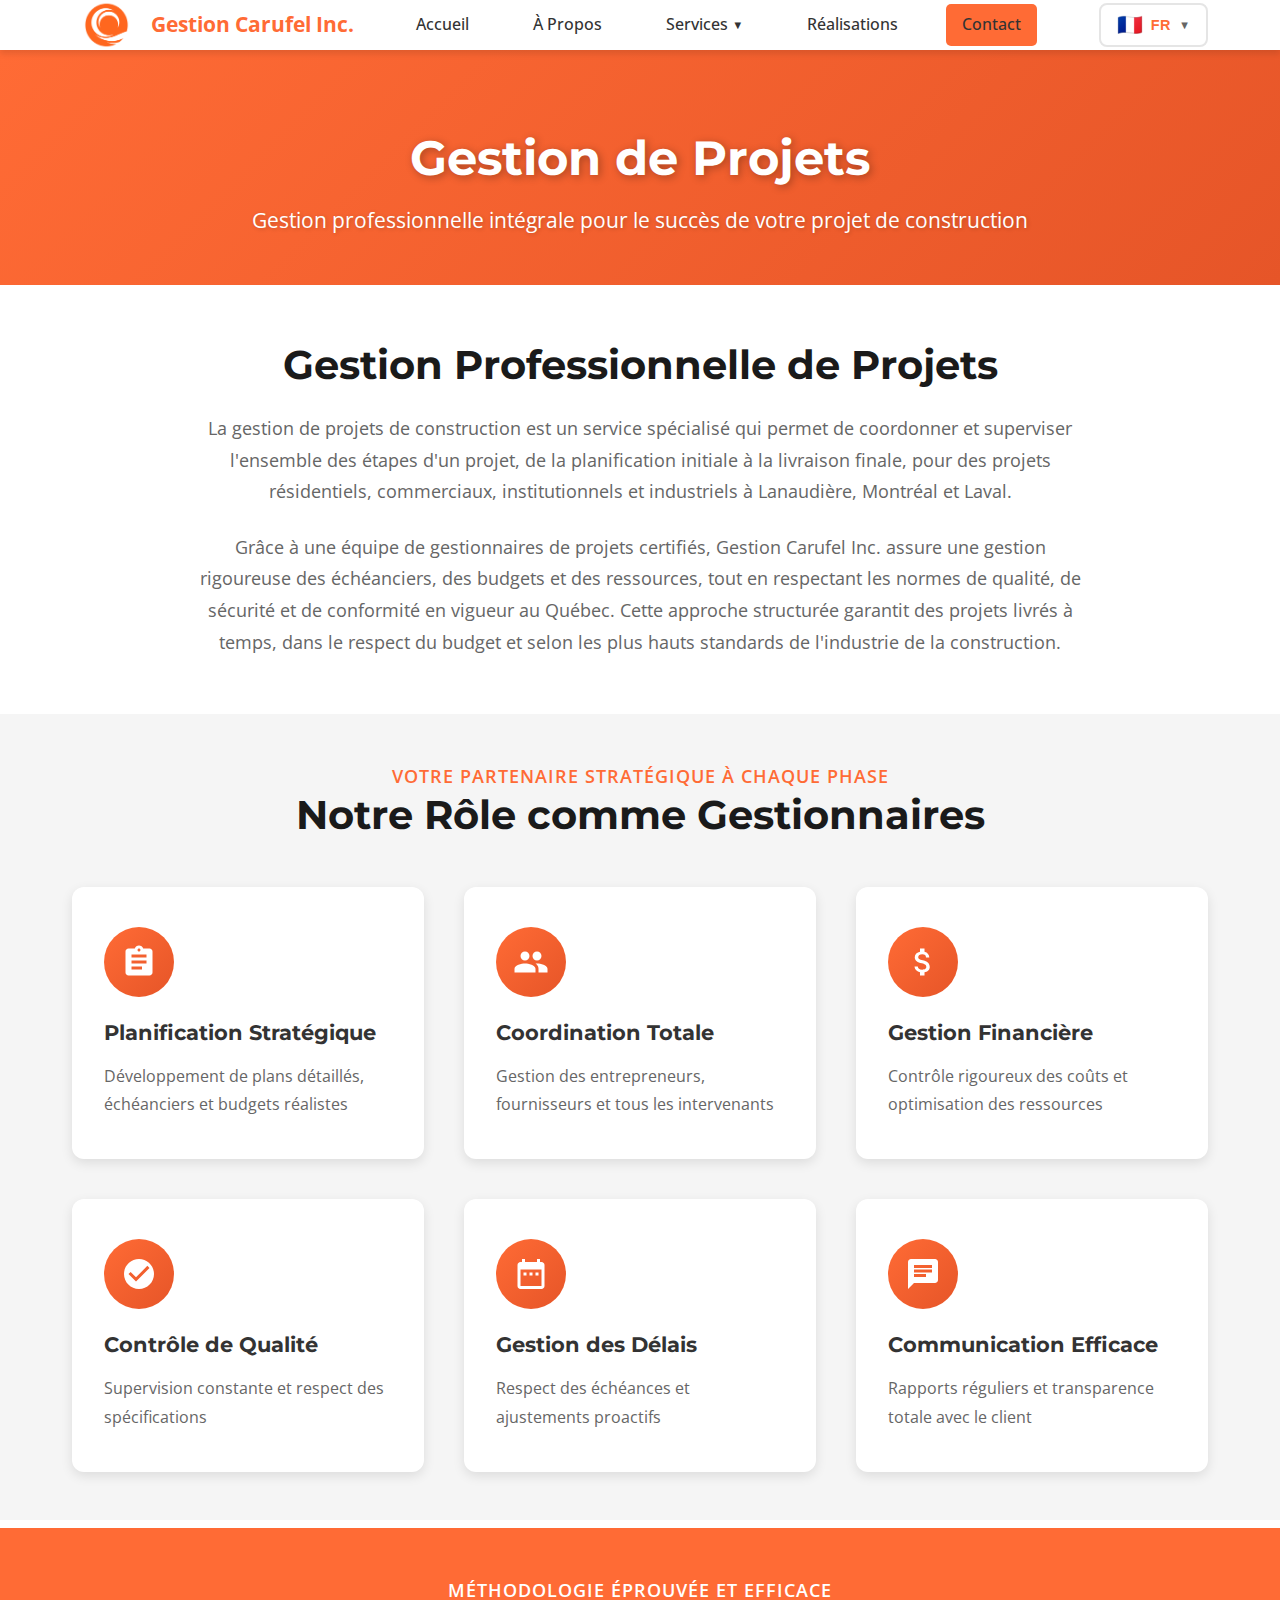
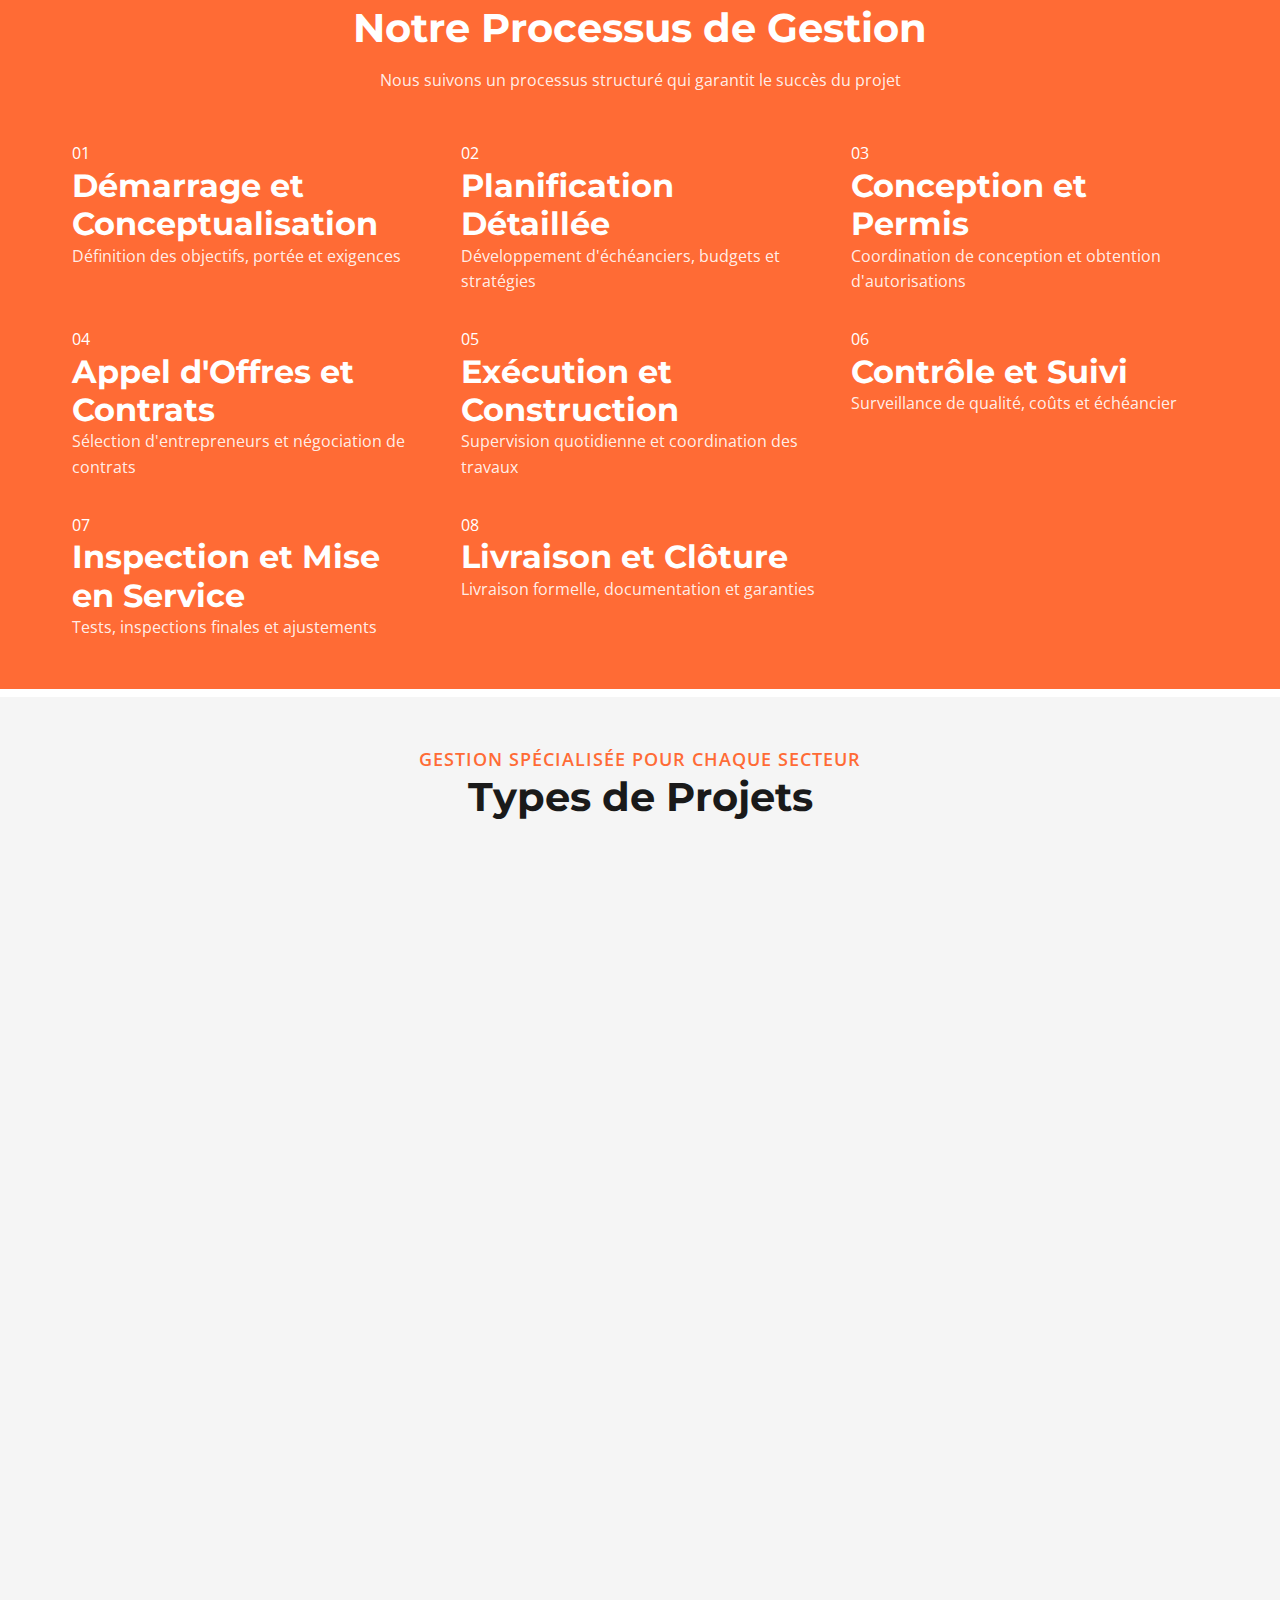
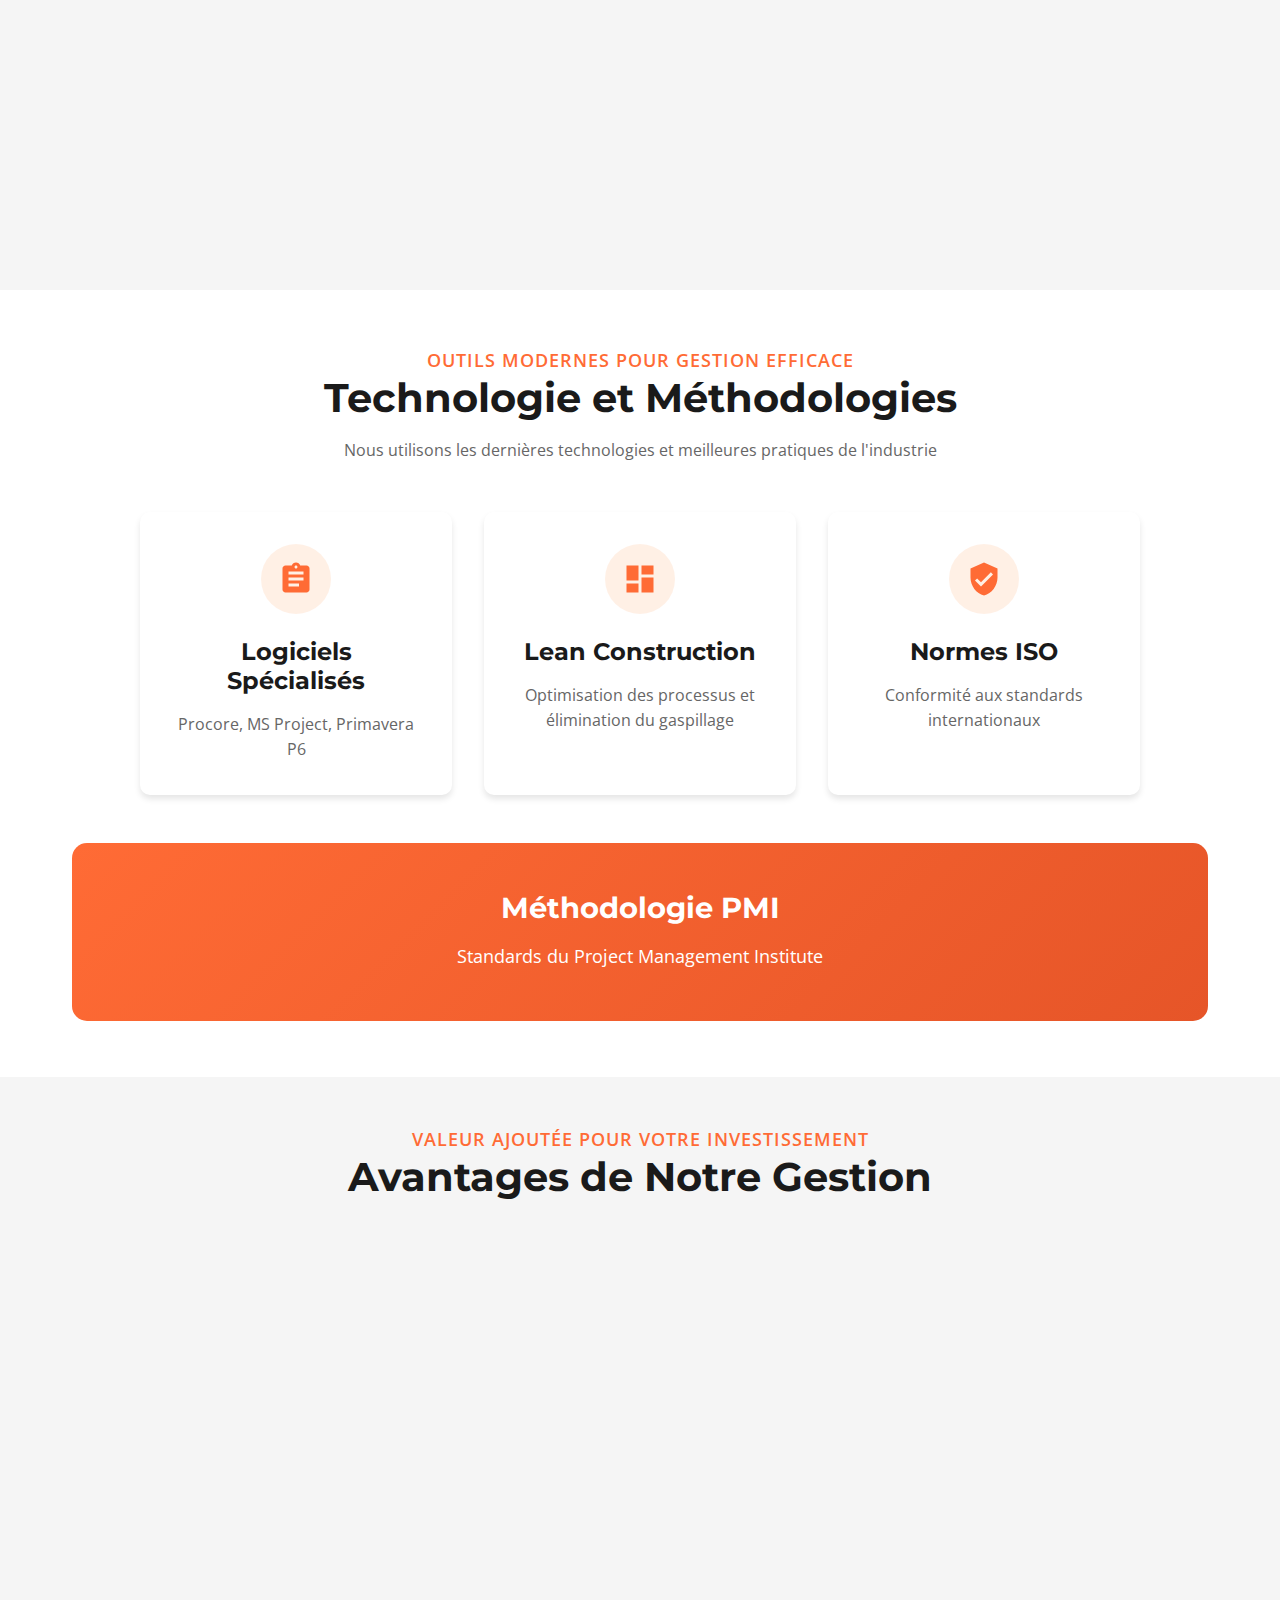
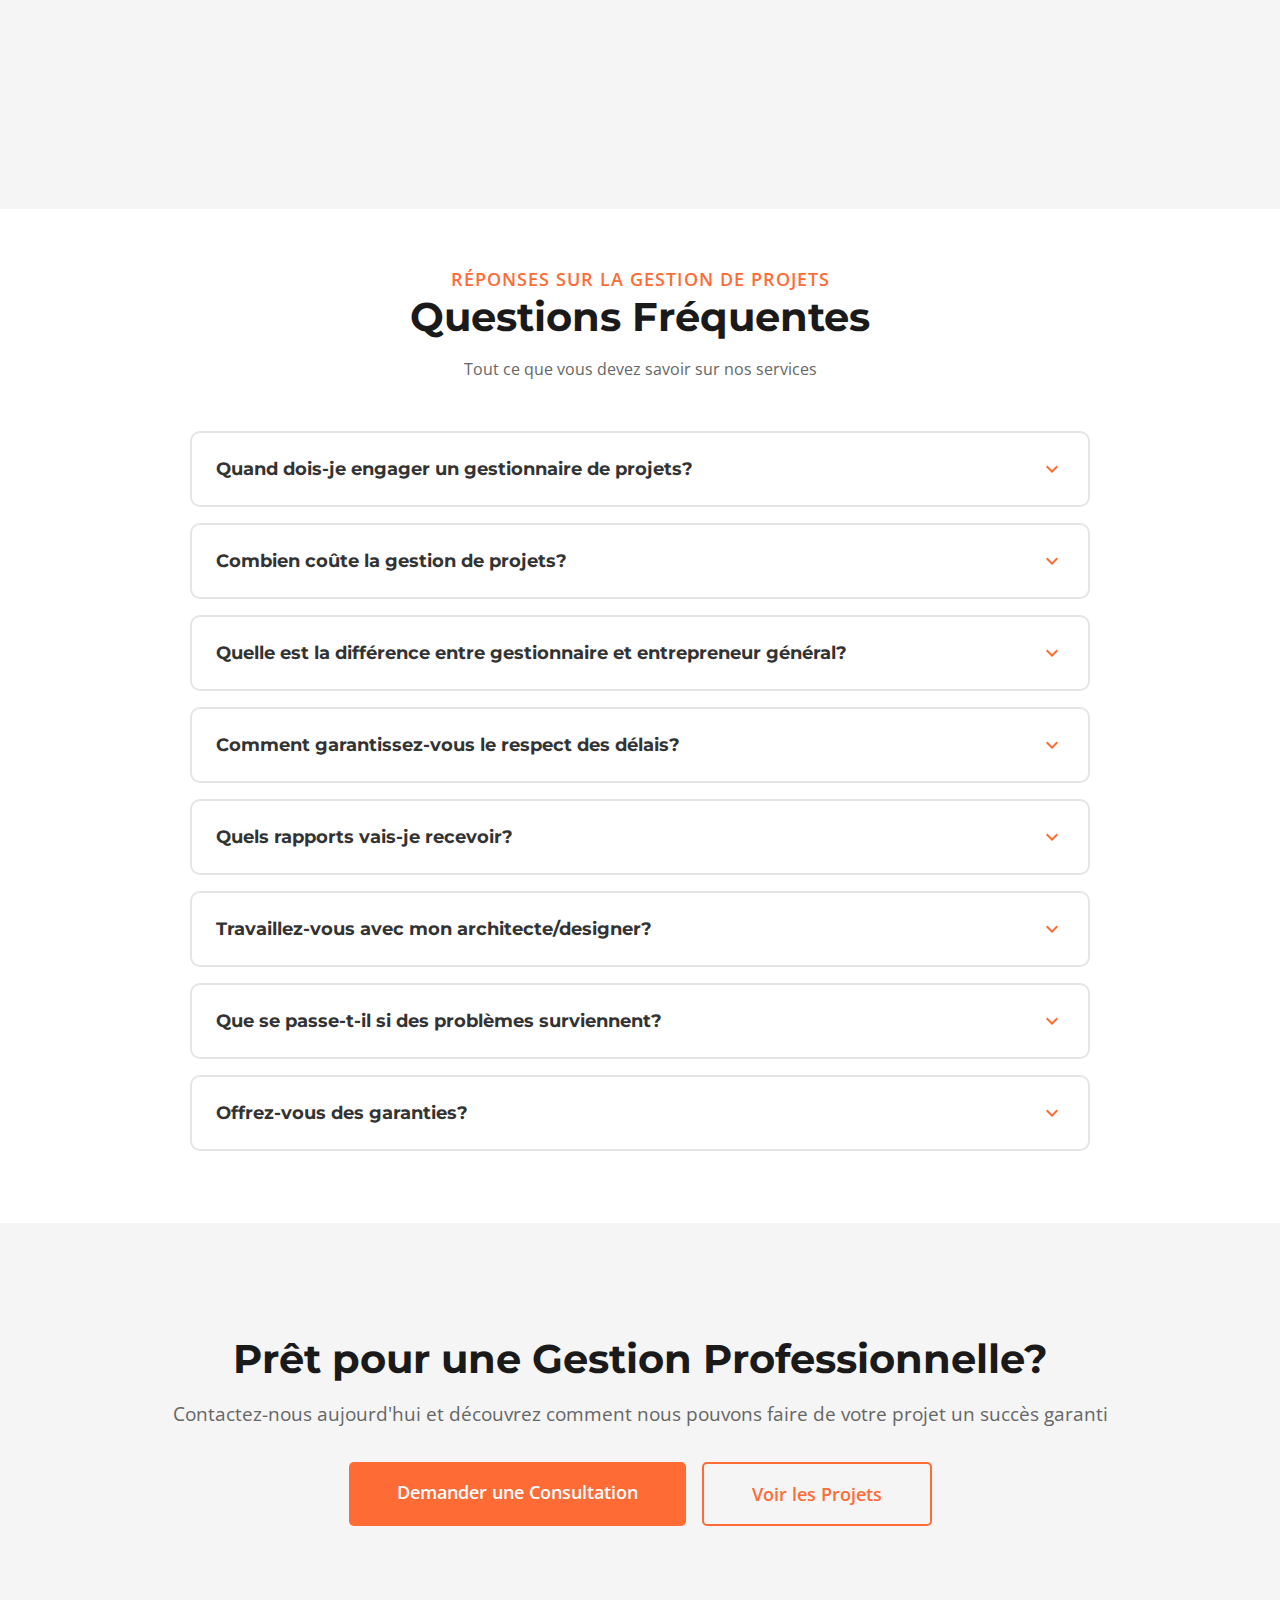
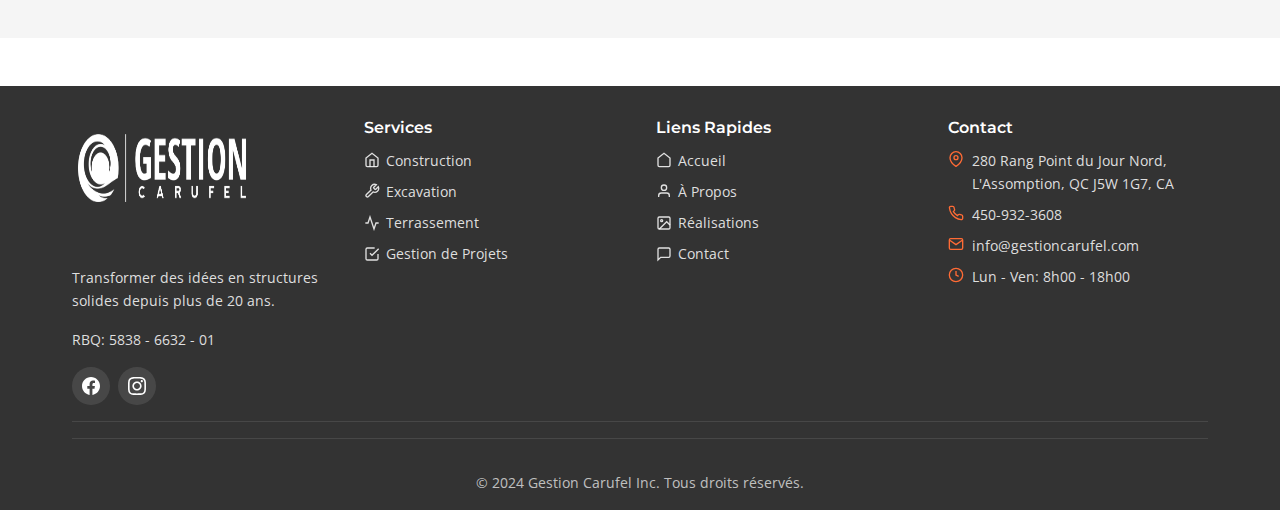
<file: gestion-proyectos.html>
<!DOCTYPE html>
<html lang="es">
<head>
    <meta charset="UTF-8">
    <meta name="viewport" content="width=device-width, initial-scale=1.0">
    <meta name="description" content="Servicios profesionales de gestión de proyectos de construcción en Montreal. Coordinación experta de inicio a fin.">
    <title>Gestión de Proyectos - Gestion Carufel Inc.</title>
    <link rel="icon" type="image/png" sizes="32x32" href="favicon-32x32.png">
    <link rel="icon" type="image/png" sizes="16x16" href="favicon-16x16.png">
    <link rel="stylesheet" href="css/style.css?v=1.0">
    <script src="js/components.js"></script>
</head>
<body>
    <!-- El header se cargará automáticamente desde components.js -->

    <!-- HERO SECTION -->
    <section class="page-hero">
        <div class="container">
            <h1><span data-i18n="projectmgmt.hero.title">Gestión de</span> <span class="highlight" data-i18n="projectmgmt.hero.title.highlight">Proyectos</span></h1>
            <p data-i18n="projectmgmt.hero.subtitle">Coordinación experta de tu proyecto de construcción de inicio a fin</p>
        </div>
    </section>

    <!-- INTRODUCCIÓN -->
    <section>
        <div class="container">
            <div style="max-width: 900px; margin: 0 auto; text-align: center;">
                <h2 style="margin-bottom: 1.5rem;" data-i18n="projectmgmt.intro.title">Tu Socio Estratégico en Construcción</h2>
                <p style="font-size: 1.1rem; line-height: 1.8; color: var(--gray-medium); margin-bottom: 1.5rem;" data-i18n="projectmgmt.intro.p1">
                    En <strong>Gestion Carufel Inc.</strong>, ofrecemos servicios integrales de gestión de proyectos que transforman tu visión en realidad. Coordinamos cada aspecto de tu proyecto de construcción, desde la planificación inicial hasta la entrega final.
                </p>
                <p style="font-size: 1.1rem; line-height: 1.8; color: var(--gray-medium);" data-i18n="projectmgmt.intro.p2">
                    Con más de 13 años de experiencia gestionando proyectos de todas las escalas, garantizamos que tu construcción se complete a tiempo, dentro del presupuesto y con los más altos estándares de calidad. Nos convertimos en tu único punto de contacto, simplificando el proceso y eliminando el estrés de coordinar múltiples contratistas.
                </p>
            </div>
        </div>
    </section>

    <!-- ¿QUÉ ES LA GESTIÓN DE PROYECTOS? -->
    <section style="background-color: var(--gray-lighter);">
        <div class="container">
            <div class="section-title" style="text-align: center; max-width: 800px; margin: 0 auto 3rem;">
                <p class="subtitle" data-i18n="projectmgmt.role.subtitle">Nuestro Rol</p>
                <h2 data-i18n="projectmgmt.role.title">¿Qué Incluye la Gestión de Proyectos?</h2>
            </div>

            <div style="display: grid; grid-template-columns: repeat(auto-fit, minmax(300px, 1fr)); gap: 2.5rem;">
                <div style="background-color: var(--white); padding: 2.5rem 2rem; border-radius: 12px; box-shadow: 0 4px 12px rgba(0,0,0,0.1);">
                    <div style="width: 70px; height: 70px; background: linear-gradient(135deg, var(--primary-color), var(--primary-dark)); border-radius: 50%; display: flex; align-items: center; justify-content: center; margin-bottom: 1.5rem;">
                        <svg viewBox="0 0 24 24" fill="white" style="width: 36px; height: 36px;">
                            <path d="M19 3h-4.18C14.4 1.84 13.3 1 12 1c-1.3 0-2.4.84-2.82 2H5c-1.1 0-2 .9-2 2v14c0 1.1.9 2 2 2h14c1.1 0 2-.9 2-2V5c0-1.1-.9-2-2-2zm-7 0c.55 0 1 .45 1 1s-.45 1-1 1-1-.45-1-1 .45-1 1-1zm2 14H7v-2h7v2zm3-4H7v-2h10v2zm0-4H7V7h10v2z"/>
                        </svg>
                    </div>
                    <h3 style="margin-bottom: 1rem; color: var(--gray-dark); font-size: 1.3rem;" data-i18n="projectmgmt.planning.title">Planificación Integral</h3>
                    <p style="color: var(--gray-medium); line-height: 1.8;" data-i18n="projectmgmt.planning.desc">
                        Desarrollo de planes detallados que cubren cada fase del proyecto: cronogramas, presupuestos, recursos necesarios y estrategias de mitigación de riesgos.
                    </p>
                </div>

                <div style="background-color: var(--white); padding: 2.5rem 2rem; border-radius: 12px; box-shadow: 0 4px 12px rgba(0,0,0,0.1);">
                    <div style="width: 70px; height: 70px; background: linear-gradient(135deg, var(--primary-color), var(--primary-dark)); border-radius: 50%; display: flex; align-items: center; justify-content: center; margin-bottom: 1.5rem;">
                        <svg viewBox="0 0 24 24" fill="white" style="width: 36px; height: 36px;">
                            <path d="M16 11c1.66 0 2.99-1.34 2.99-3S17.66 5 16 5c-1.66 0-3 1.34-3 3s1.34 3 3 3zm-8 0c1.66 0 2.99-1.34 2.99-3S9.66 5 8 5C6.34 5 5 6.34 5 8s1.34 3 3 3zm0 2c-2.33 0-7 1.17-7 3.5V19h14v-2.5c0-2.33-4.67-3.5-7-3.5zm8 0c-.29 0-.62.02-.97.05 1.16.84 1.97 1.97 1.97 3.45V19h6v-2.5c0-2.33-4.67-3.5-7-3.5z"/>
                        </svg>
                    </div>
                    <h3 style="margin-bottom: 1rem; color: var(--gray-dark); font-size: 1.3rem;" data-i18n="projectmgmt.coordination.title">Coordinación de Equipos</h3>
                    <p style="color: var(--gray-medium); line-height: 1.8;" data-i18n="projectmgmt.coordination.desc">
                        Gestión y coordinación de todos los subcontratistas, proveedores y especialistas involucrados en el proyecto para garantizar trabajo armonioso.
                    </p>
                </div>

                <div style="background-color: var(--white); padding: 2.5rem 2rem; border-radius: 12px; box-shadow: 0 4px 12px rgba(0,0,0,0.1);">
                    <div style="width: 70px; height: 70px; background: linear-gradient(135deg, var(--primary-color), var(--primary-dark)); border-radius: 50%; display: flex; align-items: center; justify-content: center; margin-bottom: 1.5rem;">
                        <svg viewBox="0 0 24 24" fill="white" style="width: 36px; height: 36px;">
                            <path d="M11.8 10.9c-2.27-.59-3-1.2-3-2.15 0-1.09 1.01-1.85 2.7-1.85 1.78 0 2.44.85 2.5 2.1h2.21c-.07-1.72-1.12-3.3-3.21-3.81V3h-3v2.16c-1.94.42-3.5 1.68-3.5 3.61 0 2.31 1.91 3.46 4.7 4.13 2.5.6 3 1.48 3 2.41 0 .69-.49 1.79-2.7 1.79-2.06 0-2.87-.92-2.98-2.10h-2.2c.12 2.19 1.76 3.42 3.68 3.83V21h3v-2.15c1.95-.37 3.5-1.5 3.5-3.55 0-2.84-2.43-3.81-4.7-4.4z"/>
                        </svg>
                    </div>
                    <h3 style="margin-bottom: 1rem; color: var(--gray-dark); font-size: 1.3rem;" data-i18n="projectmgmt.budget.title">Control de Presupuesto</h3>
                    <p style="color: var(--gray-medium); line-height: 1.8;" data-i18n="projectmgmt.budget.desc">
                        Monitoreo exhaustivo de costos, gestión de cambios y control financiero para mantener el proyecto dentro del presupuesto aprobado.
                    </p>
                </div>

                <div style="background-color: var(--white); padding: 2.5rem 2rem; border-radius: 12px; box-shadow: 0 4px 12px rgba(0,0,0,0.1);">
                    <div style="width: 70px; height: 70px; background: linear-gradient(135deg, var(--primary-color), var(--primary-dark)); border-radius: 50%; display: flex; align-items: center; justify-content: center; margin-bottom: 1.5rem;">
                        <svg viewBox="0 0 24 24" fill="white" style="width: 36px; height: 36px;">
                            <path d="M12 2C6.48 2 2 6.48 2 12s4.48 10 10 10 10-4.48 10-10S17.52 2 12 2zm-2 15l-5-5 1.41-1.41L10 14.17l7.59-7.59L19 8l-9 9z"/>
                        </svg>
                    </div>
                    <h3 style="margin-bottom: 1rem; color: var(--gray-dark); font-size: 1.3rem;" data-i18n="projectmgmt.quality.title">Control de Calidad</h3>
                    <p style="color: var(--gray-medium); line-height: 1.8;" data-i18n="projectmgmt.quality.desc">
                        Inspecciones regulares, verificación de cumplimiento de normas y estándares, y aseguramiento de que cada trabajo cumpla especificaciones.
                    </p>
                </div>

                <div style="background-color: var(--white); padding: 2.5rem 2rem; border-radius: 12px; box-shadow: 0 4px 12px rgba(0,0,0,0.1);">
                    <div style="width: 70px; height: 70px; background: linear-gradient(135deg, var(--primary-color), var(--primary-dark)); border-radius: 50%; display: flex; align-items: center; justify-content: center; margin-bottom: 1.5rem;">
                        <svg viewBox="0 0 24 24" fill="white" style="width: 36px; height: 36px;">
                            <path d="M9 11H7v2h2v-2zm4 0h-2v2h2v-2zm4 0h-2v2h2v-2zm2-7h-1V2h-2v2H8V2H6v2H5c-1.11 0-1.99.9-1.99 2L3 20c0 1.1.89 2 2 2h14c1.1 0 2-.9 2-2V6c0-1.1-.9-2-2-2zm0 16H5V9h14v11z"/>
                        </svg>
                    </div>
                    <h3 style="margin-bottom: 1rem; color: var(--gray-dark); font-size: 1.3rem;" data-i18n="projectmgmt.timeline.title">Gestión de Plazos</h3>
                    <p style="color: var(--gray-medium); line-height: 1.8;" data-i18n="projectmgmt.timeline.desc">
                        Seguimiento del cronograma, identificación de retrasos potenciales y ajustes proactivos para garantizar entrega puntual.
                    </p>
                </div>

                <div style="background-color: var(--white); padding: 2.5rem 2rem; border-radius: 12px; box-shadow: 0 4px 12px rgba(0,0,0,0.1);">
                    <div style="width: 70px; height: 70px; background: linear-gradient(135deg, var(--primary-color), var(--primary-dark)); border-radius: 50%; display: flex; align-items: center; justify-content: center; margin-bottom: 1.5rem;">
                        <svg viewBox="0 0 24 24" fill="white" style="width: 36px; height: 36px;">
                            <path d="M20 2H4c-1.1 0-1.99.9-1.99 2L2 22l4-4h14c1.1 0 2-.9 2-2V4c0-1.1-.9-2-2-2zM6 9h12v2H6V9zm8 5H6v-2h8v2zm4-6H6V6h12v2z"/>
                        </svg>
                    </div>
                    <h3 style="margin-bottom: 1rem; color: var(--gray-dark); font-size: 1.3rem;" data-i18n="projectmgmt.communication.title">Comunicación Continua</h3>
                    <p style="color: var(--gray-medium); line-height: 1.8;" data-i18n="projectmgmt.communication.desc">
                        Reportes regulares de progreso, reuniones de actualización y canal directo de comunicación para mantenerlo informado en todo momento.
                    </p>
                </div>
            </div>
        </div>
    </section>

    <!-- NUESTRO PROCESO DE GESTIÓN -->
    <section style="background-color: var(--primary-color);">
        <div class="container">
            <div class="section-title" style="text-align: center; max-width: 700px; margin: 0 auto 3rem;">
                <p class="subtitle" style="color: white;" data-i18n="projectmgmt.process.subtitle">Metodología</p>
                <h2 style="color: white;" data-i18n="projectmgmt.process.title">Proceso de Gestión de Proyectos</h2>
                <p style="color: rgba(255, 255, 255, 0.9);" data-i18n="projectmgmt.process.desc">
                    Un enfoque estructurado basado en mejores prácticas internacionales
                </p>
            </div>

            <div style="display: grid; grid-template-columns: repeat(auto-fit, minmax(280px, 1fr)); gap: 2rem;">
                <div class="process-step" style="color: white;">
                    <div class="step-number">01</div>
                    <h3 style="color: white;" data-i18n="projectmgmt.step1.title">Iniciación</h3>
                    <p style="color: rgba(255, 255, 255, 0.9);" data-i18n="projectmgmt.step1.desc">Definición de alcance, objetivos y expectativas. Análisis de factibilidad y establecimiento de criterios de éxito.</p>
                </div>

                <div class="process-step" style="color: white;">
                    <div class="step-number">02</div>
                    <h3 style="color: white;" data-i18n="projectmgmt.step2.title">Planificación Detallada</h3>
                    <p style="color: rgba(255, 255, 255, 0.9);" data-i18n="projectmgmt.step2.desc">Desarrollo del plan maestro: cronograma, presupuesto, recursos, riesgos y estrategias de comunicación.</p>
                </div>

                <div class="process-step" style="color: white;">
                    <div class="step-number">03</div>
                    <h3 style="color: white;" data-i18n="projectmgmt.step3.title">Diseño y Aprobaciones</h3>
                    <p style="color: rgba(255, 255, 255, 0.9);" data-i18n="projectmgmt.step3.desc">Coordinación con arquitectos/ingenieros, obtención de permisos y aprobaciones de todas las partes interesadas.</p>
                </div>

                <div class="process-step" style="color: white;">
                    <div class="step-number">04</div>
                    <h3 style="color: white;" data-i18n="projectmgmt.step4.title">Contratación</h3>
                    <p style="color: rgba(255, 255, 255, 0.9);" data-i18n="projectmgmt.step4.desc">Selección de subcontratistas calificados, negociación de contratos y establecimiento de términos claros.</p>
                </div>

                <div class="process-step" style="color: white;">
                    <div class="step-number">05</div>
                    <h3 style="color: white;" data-i18n="projectmgmt.step5.title">Ejecución</h3>
                    <p style="color: rgba(255, 255, 255, 0.9);" data-i18n="projectmgmt.step5.desc">Coordinación diaria del sitio, gestión de equipos, control de calidad y supervisión de todas las actividades.</p>
                </div>

                <div class="process-step" style="color: white;">
                    <div class="step-number">06</div>
                    <h3 style="color: white;" data-i18n="projectmgmt.step6.title">Monitoreo y Control</h3>
                    <p style="color: rgba(255, 255, 255, 0.9);" data-i18n="projectmgmt.step6.desc">Seguimiento de KPIs, gestión de cambios, control de costos y ajustes proactivos según necesidad.</p>
                </div>

                <div class="process-step" style="color: white;">
                    <div class="step-number">07</div>
                    <h3 style="color: white;" data-i18n="projectmgmt.step7.title">Inspección y Pruebas</h3>
                    <p style="color: rgba(255, 255, 255, 0.9);" data-i18n="projectmgmt.step7.desc">Verificación de cumplimiento, pruebas de sistemas, inspecciones finales y obtención de certificados.</p>
                </div>

                <div class="process-step" style="color: white;">
                    <div class="step-number">08</div>
                    <h3 style="color: white;" data-i18n="projectmgmt.step8.title">Cierre y Entrega</h3>
                    <p style="color: rgba(255, 255, 255, 0.9);" data-i18n="projectmgmt.step8.desc">Entrega formal del proyecto, documentación completa, capacitación si aplica y seguimiento post-entrega.</p>
                </div>
            </div>
        </div>
    </section>

    <!-- SERVICIOS ESPECÍFICOS -->
    <section style="background-color: var(--gray-lighter);">
        <div class="container">
            <div class="section-title" style="text-align: center; max-width: 800px; margin: 0 auto 3rem;">
                <p class="subtitle" data-i18n="projectmgmt.services.subtitle">Servicios Especializados</p>
                <h2 data-i18n="projectmgmt.services.title">Tipos de Proyectos que Gestionamos</h2>
            </div>

            <div class="services-grid">
                <div class="service-card">
                    <div class="service-icon">
                        <svg viewBox="0 0 24 24" fill="currentColor">
                            <path d="M10 20v-6h4v6h5v-8h3L12 3 2 12h3v8z"/>
                        </svg>
                    </div>
                    <h3 data-i18n="projectmgmt.residential.title">Proyectos Residenciales</h3>
                    <ul style="text-align: left; color: var(--gray-medium); line-height: 1.8; margin-top: 1rem;">
                        <li data-i18n="projectmgmt.residential.item1">Construcción de casas nuevas</li>
                        <li data-i18n="projectmgmt.residential.item2">Renovaciones mayores</li>
                        <li data-i18n="projectmgmt.residential.item3">Ampliaciones residenciales</li>
                        <li data-i18n="projectmgmt.residential.item4">Condominios y multi-familiares</li>
                        <li data-i18n="projectmgmt.residential.item5">Proyectos de diseño-construcción</li>
                    </ul>
                </div>

                <div class="service-card">
                    <div class="service-icon">
                        <svg viewBox="0 0 24 24" fill="currentColor">
                            <path d="M12 7V3H2v18h20V7H12zM6 19H4v-2h2v2zm0-4H4v-2h2v2zm0-4H4V9h2v2zm0-4H4V5h2v2zm4 12H8v-2h2v2zm0-4H8v-2h2v2zm0-4H8V9h2v2zm0-4H8V5h2v2zm10 12h-8v-2h2v-2h-2v-2h2v-2h-2V9h8v10zm-2-8h-2v2h2v-2zm0 4h-2v2h2v-2z"/>
                        </svg>
                    </div>
                    <h3 data-i18n="projectmgmt.commercial.title">Proyectos Comerciales</h3>
                    <ul style="text-align: left; color: var(--gray-medium); line-height: 1.8; margin-top: 1rem;">
                        <li data-i18n="projectmgmt.commercial.item1">Oficinas corporativas</li>
                        <li data-i18n="projectmgmt.commercial.item2">Locales comerciales</li>
                        <li data-i18n="projectmgmt.commercial.item3">Restaurantes y hoteles</li>
                        <li data-i18n="projectmgmt.commercial.item4">Centros comerciales</li>
                        <li data-i18n="projectmgmt.commercial.item5">Espacios de retail</li>
                    </ul>
                </div>

                <div class="service-card">
                    <div class="service-icon">
                        <svg viewBox="0 0 24 24" fill="currentColor">
                            <path d="M19 2H9c-1.1 0-2 .9-2 2v5.5c0 .83.67 1.5 1.5 1.5H9v2H7v2h10v-2h-2v-2h.5c.83 0 1.5-.67 1.5-1.5V4c0-1.1-.9-2-2-2zm0 7.5H9V4h10v5.5zM5 16v2H3v6h18v-6h-2v-2H5z"/>
                        </svg>
                    </div>
                    <h3 data-i18n="projectmgmt.industrial.title">Proyectos Industriales</h3>
                    <ul style="text-align: left; color: var(--gray-medium); line-height: 1.8; margin-top: 1rem;">
                        <li data-i18n="projectmgmt.industrial.item1">Bodegas y almacenes</li>
                        <li data-i18n="projectmgmt.industrial.item2">Plantas de producción</li>
                        <li data-i18n="projectmgmt.industrial.item3">Instalaciones logísticas</li>
                        <li data-i18n="projectmgmt.industrial.item4">Talleres especializados</li>
                        <li data-i18n="projectmgmt.industrial.item5">Infraestructura industrial</li>
                    </ul>
                </div>

                <div class="service-card">
                    <div class="service-icon">
                        <svg viewBox="0 0 24 24" fill="currentColor">
                            <path d="M12,2C8.13,2,5,5.13,5,9c0,5.25,7,13,7,13s7-7.75,7-13C19,5.13,15.87,2,12,2z M12,11.5c-1.38,0-2.5-1.12-2.5-2.5 s1.12-2.5,2.5-2.5s2.5,1.12,2.5,2.5S13.38,11.5,12,11.5z"/>
                        </svg>
                    </div>
                    <h3 data-i18n="projectmgmt.civil.title">Obras Civiles</h3>
                    <ul style="text-align: left; color: var(--gray-medium); line-height: 1.8; margin-top: 1rem;">
                        <li data-i18n="projectmgmt.civil.item1">Pavimentación de calles</li>
                        <li data-i18n="projectmgmt.civil.item2">Sistemas de drenaje urbano</li>
                        <li data-i18n="projectmgmt.civil.item3">Parques y espacios públicos</li>
                        <li data-i18n="projectmgmt.civil.item4">Infraestructura municipal</li>
                        <li data-i18n="projectmgmt.civil.item5">Trabajos de urbanización</li>
                    </ul>
                </div>

                <div class="service-card">
                    <div class="service-icon">
                        <svg viewBox="0 0 24 24" fill="currentColor">
                            <path d="M18 8h-1V6c0-2.76-2.24-5-5-5S7 3.24 7 6v2H6c-1.1 0-2 .9-2 2v10c0 1.1.9 2 2 2h12c1.1 0 2-.9 2-2V10c0-1.1-.9-2-2-2zm-6 9c-1.1 0-2-.9-2-2s.9-2 2-2 2 .9 2 2-.9 2-2 2zm3.1-9H8.9V6c0-1.71 1.39-3.1 3.1-3.1 1.71 0 3.1 1.39 3.1 3.1v2z"/>
                        </svg>
                    </div>
                    <h3 data-i18n="projectmgmt.turnkey.title">Proyectos Llave en Mano</h3>
                    <ul style="text-align: left; color: var(--gray-medium); line-height: 1.8; margin-top: 1rem;">
                        <li data-i18n="projectmgmt.turnkey.item1">Gestión completa desde diseño</li>
                        <li data-i18n="projectmgmt.turnkey.item2">Coordinación total de trades</li>
                        <li data-i18n="projectmgmt.turnkey.item3">Un solo punto de contacto</li>
                        <li data-i18n="projectmgmt.turnkey.item4">Garantía integral del proyecto</li>
                        <li data-i18n="projectmgmt.turnkey.item5">Entrega lista para uso</li>
                    </ul>
                </div>

                <div class="service-card">
                    <div class="service-icon">
                        <svg viewBox="0 0 24 24" fill="currentColor">
                            <path d="M20 2H4c-1.1 0-1.99.9-1.99 2L2 22l4-4h14c1.1 0 2-.9 2-2V4c0-1.1-.9-2-2-2zM6 9h12v2H6V9zm8 5H6v-2h8v2zm4-6H6V6h12v2z"/>
                        </svg>
                    </div>
                    <h3 data-i18n="projectmgmt.consulting.title">Consultoría de Construcción</h3>
                    <ul style="text-align: left; color: var(--gray-medium); line-height: 1.8; margin-top: 1rem;">
                        <li data-i18n="projectmgmt.consulting.item1">Análisis de factibilidad</li>
                        <li data-i18n="projectmgmt.consulting.item2">Estimación de costos</li>
                        <li data-i18n="projectmgmt.consulting.item3">Value engineering</li>
                        <li data-i18n="projectmgmt.consulting.item4">Revisión de contratos</li>
                        <li data-i18n="projectmgmt.consulting.item5">Auditoría de proyectos</li>
                    </ul>
                </div>
            </div>
        </div>
    </section>

    <!-- HERRAMIENTAS Y METODOLOGÍAS -->
    <section>
        <div class="container">
            <div class="section-title" style="text-align: center; max-width: 800px; margin: 0 auto 3rem;">
                <p class="subtitle" data-i18n="projectmgmt.technology.subtitle">Tecnología y Metodología</p>
                <h2 data-i18n="projectmgmt.technology.title">Herramientas Profesionales de Gestión</h2>
                <p style="color: var(--gray-medium);" data-i18n="projectmgmt.technology.desc">
                    Utilizamos software líder de la industria y metodologías probadas
                </p>
            </div>

            <div class="technology-grid-4col">
                <div style="background-color: var(--white); padding: 2rem; border-radius: 10px; box-shadow: 0 4px 6px rgba(0,0,0,0.1); text-align: center;">
                    <div style="width: 70px; height: 70px; background-color: rgba(255, 107, 0, 0.1); border-radius: 50%; display: flex; align-items: center; justify-content: center; margin: 0 auto 1.5rem;">
                        <svg viewBox="0 0 24 24" fill="var(--primary-color)" style="width: 36px; height: 36px;">
                            <path d="M19 3h-4.18C14.4 1.84 13.3 1 12 1c-1.3 0-2.4.84-2.82 2H5c-1.1 0-2 .9-2 2v14c0 1.1.9 2 2 2h14c1.1 0 2-.9 2-2V5c0-1.1-.9-2-2-2zm-7 0c.55 0 1 .45 1 1s-.45 1-1 1-1-.45-1-1 .45-1 1-1zm2 14H7v-2h7v2zm3-4H7v-2h10v2zm0-4H7V7h10v2z"/>
                        </svg>
                    </div>
                    <h4 style="margin-bottom: 1rem;" data-i18n="projectmgmt.tech.software.title">Software de Gestión</h4>
                    <p style="color: var(--gray-medium);" data-i18n="projectmgmt.tech.software.desc">Plataformas especializadas para planificación, seguimiento y reportes en tiempo real</p>
                </div>

                <div style="background-color: var(--white); padding: 2rem; border-radius: 10px; box-shadow: 0 4px 6px rgba(0,0,0,0.1); text-align: center;">
                    <div style="width: 70px; height: 70px; background-color: rgba(255, 107, 0, 0.1); border-radius: 50%; display: flex; align-items: center; justify-content: center; margin: 0 auto 1.5rem;">
                        <svg viewBox="0 0 24 24" fill="var(--primary-color)" style="width: 36px; height: 36px;">
                            <path d="M3 13h8V3H3v10zm0 8h8v-6H3v6zm10 0h8V11h-8v10zm0-18v6h8V3h-8z"/>
                        </svg>
                    </div>
                    <h4 style="margin-bottom: 1rem;" data-i18n="projectmgmt.tech.lean.title">Metodología Lean</h4>
                    <p style="color: var(--gray-medium);" data-i18n="projectmgmt.tech.lean.desc">Principios Lean Construction para eliminar desperdicios y maximizar valor</p>
                </div>

                <div style="background-color: var(--white); padding: 2rem; border-radius: 10px; box-shadow: 0 4px 6px rgba(0,0,0,0.1); text-align: center;">
                    <div style="width: 70px; height: 70px; background-color: rgba(255, 107, 0, 0.1); border-radius: 50%; display: flex; align-items: center; justify-content: center; margin: 0 auto 1.5rem;">
                        <svg viewBox="0 0 24 24" fill="var(--primary-color)" style="width: 36px; height: 36px;">
                            <path d="M12 1L3 5v6c0 5.55 3.84 10.74 9 12 5.16-1.26 9-6.45 9-12V5l-9-4zm-2 16l-4-4 1.41-1.41L10 14.17l6.59-6.59L18 9l-8 8z"/>
                        </svg>
                    </div>
                    <h4 style="margin-bottom: 1rem;" data-i18n="projectmgmt.tech.iso.title">Sistema de Calidad ISO</h4>
                    <p style="color: var(--gray-medium);" data-i18n="projectmgmt.tech.iso.desc">Procesos estandarizados basados en normas internacionales de calidad</p>
                </div>
            </div>

            <div style="background: linear-gradient(135deg, var(--primary-color) 0%, var(--primary-dark) 100%); padding: 3rem 2rem; border-radius: 15px; color: var(--white); text-align: center;">
                <h3 style="color: var(--white); margin-bottom: 1rem; font-size: 1.8rem;" data-i18n="projectmgmt.tech.pmi.title">Certificaciones PMI</h3>
                <p style="font-size: 1.1rem; margin-bottom: 0; max-width: 800px; margin: 0 auto; line-height: 1.8;" data-i18n="projectmgmt.tech.pmi.desc">
                    Nuestros gestores de proyectos están certificados por el Project Management Institute (PMI), garantizando adherencia a las mejores prácticas globales del PMBOK (Project Management Body of Knowledge). Aplicamos metodologías ágiles y tradicionales según las necesidades específicas de cada proyecto.
                </p>
            </div>
        </div>
    </section>

    <!-- BENEFICIOS DE LA GESTIÓN PROFESIONAL -->
    <section style="background-color: var(--gray-lighter);">
        <div class="container">
            <div class="section-title" style="text-align: center; max-width: 700px; margin: 0 auto 3rem;">
                <p class="subtitle" data-i18n="projectmgmt.benefits.subtitle">Ventajas Competitivas</p>
                <h2 data-i18n="projectmgmt.benefits.title">Beneficios de la Gestión Profesional de Proyectos</h2>
            </div>

            <div class="features-grid">
                <div class="feature-item">
                    <svg viewBox="0 0 24 24" fill="currentColor" style="width: 50px; height: 50px; margin: 0 auto 1rem; color: var(--primary-color);">
                        <path d="M11.99 2C6.47 2 2 6.48 2 12s4.47 10 9.99 10C17.52 22 22 17.52 22 12S17.52 2 11.99 2zM12 20c-4.42 0-8-3.58-8-8s3.58-8 8-8 8 3.58 8 8-3.58 8-8 8zm.5-13H11v6l5.25 3.15.75-1.23-4.5-2.67z"/>
                    </svg>
                    <h4 data-i18n="projectmgmt.benefit.time.title">Ahorro de Tiempo</h4>
                    <p data-i18n="projectmgmt.benefit.time.desc">Optimización del cronograma y reducción del tiempo total del proyecto hasta en un 20%</p>
                </div>

                <div class="feature-item">
                    <svg viewBox="0 0 24 24" fill="currentColor" style="width: 50px; height: 50px; margin: 0 auto 1rem; color: var(--primary-color);">
                        <path d="M11.8 10.9c-2.27-.59-3-1.2-3-2.15 0-1.09 1.01-1.85 2.7-1.85 1.78 0 2.44.85 2.5 2.1h2.21c-.07-1.72-1.12-3.3-3.21-3.81V3h-3v2.16c-1.94.42-3.5 1.68-3.5 3.61 0 2.31 1.91 3.46 4.7 4.13 2.5.6 3 1.48 3 2.41 0 .69-.49 1.79-2.7 1.79-2.06 0-2.87-.92-2.98-2.1h-2.2c.12 2.19 1.76 3.42 3.68 3.83V21h3v-2.15c1.95-.37 3.5-1.5 3.5-3.55 0-2.84-2.43-3.81-4.7-4.4z"/>
                    </svg>
                    <h4 data-i18n="projectmgmt.benefit.cost.title">Control de Costos</h4>
                    <p data-i18n="projectmgmt.benefit.cost.desc">Gestión precisa del presupuesto evitando sobrecostos y optimizando gastos</p>
                </div>

                <div class="feature-item">
                    <svg viewBox="0 0 24 24" fill="currentColor" style="width: 50px; height: 50px; margin: 0 auto 1rem; color: var(--primary-color);">
                        <path d="M12 2C6.48 2 2 6.48 2 12s4.48 10 10 10 10-4.48 10-10S17.52 2 12 2zm-2 15l-5-5 1.41-1.41L10 14.17l7.59-7.59L19 8l-9 9z"/>
                    </svg>
                    <h4 data-i18n="projectmgmt.benefit.quality.title">Calidad Garantizada</h4>
                    <p data-i18n="projectmgmt.benefit.quality.desc">Supervisión constante y control de calidad en cada fase del proyecto</p>
                </div>

                <div class="feature-item">
                    <svg viewBox="0 0 24 24" fill="currentColor" style="width: 50px; height: 50px; margin: 0 auto 1rem; color: var(--primary-color);">
                        <path d="M12 2l-5.5 9h11z"/>
                        <circle cx="17.5" cy="17.5" r="4.5"/>
                        <path d="M3 13.5h8v8H3z"/>
                    </svg>
                    <h4 data-i18n="projectmgmt.benefit.risk.title">Mitigación de Riesgos</h4>
                    <p data-i18n="projectmgmt.benefit.risk.desc">Identificación proactiva y gestión de riesgos antes de que se conviertan en problemas</p>
                </div>

                <div class="feature-item">
                    <svg viewBox="0 0 24 24" fill="currentColor" style="width: 50px; height: 50px; margin: 0 auto 1rem; color: var(--primary-color);">
                        <path d="M20 2H4c-1.1 0-1.99.9-1.99 2L2 22l4-4h14c1.1 0 2-.9 2-2V4c0-1.1-.9-2-2-2zM6 9h12v2H6V9zm8 5H6v-2h8v2zm4-6H6V6h12v2z"/>
                    </svg>
                    <h4 data-i18n="projectmgmt.benefit.communication.title">Comunicación Eficaz</h4>
                    <p data-i18n="projectmgmt.benefit.communication.desc">Canal único de comunicación que simplifica coordinación y toma de decisiones</p>
                </div>

                <div class="feature-item">
                    <svg viewBox="0 0 24 24" fill="currentColor" style="width: 50px; height: 50px; margin: 0 auto 1rem; color: var(--primary-color);">
                        <path d="M9 16.2L4.8 12l-1.4 1.4L9 19 21 7l-1.4-1.4L9 16.2z"/>
                    </svg>
                    <h4 data-i18n="projectmgmt.benefit.stress.title">Menos Estrés</h4>
                    <p data-i18n="projectmgmt.benefit.stress.desc">Nos encargamos de toda la coordinación, permitiéndole enfocarse en su negocio</p>
                </div>
            </div>
        </div>
    </section>

    <!-- PREGUNTAS FRECUENTES -->
    <section>
        <div class="container">
            <div class="section-title" style="text-align: center; max-width: 800px; margin: 0 auto 3rem;">
                <p class="subtitle" data-i18n="projectmgmt.faq.subtitle">FAQ</p>
                <h2 data-i18n="projectmgmt.faq.title">Preguntas Frecuentes sobre Gestión de Proyectos</h2>
                <p style="color: var(--gray-medium);" data-i18n="projectmgmt.faq.intro">
                    Respuestas a las preguntas más comunes sobre nuestros servicios
                </p>
            </div>

            <div style="max-width: 900px; margin: 0 auto;">
                <div class="faq-item">
                    <div class="faq-question">
                        <h3 style="font-size: 1.1rem; color: var(--gray-dark); margin: 0;" data-i18n="projectmgmt.faq.q1">¿Cuánto cuesta la gestión de un proyecto?</h3>
                        <svg viewBox="0 0 24 24" fill="var(--primary-color)" style="width: 24px; height: 24px; min-width: 24px;">
                            <path d="M7.41 8.59L12 13.17l4.59-4.58L18 10l-6 6-6-6 1.41-1.41z"/>
                        </svg>
                    </div>
                    <div class="faq-answer">
                        <p style="color: var(--gray-medium); line-height: 1.8;" data-i18n="projectmgmt.faq.a1">
                            Nuestros honorarios de gestión generalmente representan entre el 10-15% del valor total del proyecto de construcción. El porcentaje exacto depende del tamaño, complejidad y duración del proyecto. Para proyectos pequeños, podemos trabajar con tarifas fijas. Este costo se justifica ampliamente por el ahorro en tiempo, prevención de sobrecostos y garantía de calidad que proporcionamos.
                        </p>
                    </div>
                </div>

                <div class="faq-item">
                    <div class="faq-question">
                        <h3 style="font-size: 1.1rem; color: var(--gray-dark); margin: 0;" data-i18n="projectmgmt.faq.q2">¿En qué fase debo contratar un gestor de proyectos?</h3>
                        <svg viewBox="0 0 24 24" fill="var(--primary-color)" style="width: 24px; height: 24px; min-width: 24px;">
                            <path d="M7.41 8.59L12 13.17l4.59-4.58L18 10l-6 6-6-6 1.41-1.41z"/>
                        </svg>
                    </div>
                    <div class="faq-answer">
                        <p style="color: var(--gray-medium); line-height: 1.8;" data-i18n="projectmgmt.faq.a2">
                            Idealmente, desde la fase conceptual o de diseño. Nuestra participación temprana permite: mejor planificación del presupuesto, identificación de problemas potenciales antes de la construcción, value engineering para optimizar costos, coordinación eficiente con arquitectos e ingenieros, y desarrollo de cronogramas realistas. Sin embargo, podemos incorporarnos en cualquier etapa del proyecto.
                        </p>
                    </div>
                </div>

                <div class="faq-item">
                    <div class="faq-question">
                        <h3 style="font-size: 1.1rem; color: var(--gray-dark); margin: 0;" data-i18n="projectmgmt.faq.q3">¿Cuál es la diferencia entre un gestor de proyectos y un general contractor?</h3>
                        <svg viewBox="0 0 24 24" fill="var(--primary-color)" style="width: 24px; height: 24px; min-width: 24px;">
                            <path d="M7.41 8.59L12 13.17l4.59-4.58L18 10l-6 6-6-6 1.41-1.41z"/>
                        </svg>
                    </div>
                    <div class="faq-answer">
                        <p style="color: var(--gray-medium); line-height: 1.8;" data-i18n="projectmgmt.faq.a3">
                            Un general contractor ejecuta el trabajo de construcción y puede subcontratar trades específicos. Un gestor de proyectos actúa como su representante, supervisando a TODOS los contratistas (incluido el general contractor), controlando presupuestos, cronogramas y calidad. Trabajamos para USTED, no para los contratistas, asegurando que sus intereses estén protegidos en todo momento. Podemos funcionar también como general contractor si el proyecto lo requiere.
                        </p>
                    </div>
                </div>

                <div class="faq-item">
                    <div class="faq-question">
                        <h3 style="font-size: 1.1rem; color: var(--gray-dark); margin: 0;" data-i18n="projectmgmt.faq.q4">¿Con qué frecuencia recibiré reportes de progreso?</h3>
                        <svg viewBox="0 0 24 24" fill="var(--primary-color)" style="width: 24px; height: 24px; min-width: 24px;">
                            <path d="M7.41 8.59L12 13.17l4.59-4.58L18 10l-6 6-6-6 1.41-1.41z"/>
                        </svg>
                    </div>
                    <div class="faq-answer">
                        <p style="color: var(--gray-medium); line-height: 1.8;" data-i18n="projectmgmt.faq.a4">
                            Proporcionamos reportes semanales detallados que incluyen: progreso vs. cronograma, estado financiero vs. presupuesto, fotografías del sitio, problemas identificados y soluciones implementadas, y próximos hitos. Además, tiene acceso 24/7 a nuestro portal en línea para ver actualizaciones en tiempo real. Realizamos reuniones presenciales quincenales o según su preferencia. Para situaciones urgentes, estamos disponibles por teléfono en cualquier momento.
                        </p>
                    </div>
                </div>

                <div class="faq-item">
                    <div class="faq-question">
                        <h3 style="font-size: 1.1rem; color: var(--gray-dark); margin: 0;" data-i18n="projectmgmt.faq.q5">¿Qué pasa si el proyecto se atrasa o excede el presupuesto?</h3>
                        <svg viewBox="0 0 24 24" fill="var(--primary-color)" style="width: 24px; height: 24px; min-width: 24px;">
                            <path d="M7.41 8.59L12 13.17l4.59-4.58L18 10l-6 6-6-6 1.41-1.41z"/>
                        </svg>
                    </div>
                    <div class="faq-answer">
                        <p style="color: var(--gray-medium); line-height: 1.8;" data-i18n="projectmgmt.faq.a5">
                            Nuestra gestión proactiva minimiza estos riesgos. Si surgen imprevistos: le notificamos inmediatamente, presentamos opciones y soluciones, analizamos impactos en tiempo y costo, ajustamos el plan según su decisión. Incluimos fondos de contingencia (típicamente 5-10%) en la planificación inicial. Si los problemas son causados por contratistas, los hacemos responsables según sus contratos. Nuestro objetivo es mantener el proyecto en tiempo y presupuesto.
                        </p>
                    </div>
                </div>

                <div class="faq-item">
                    <div class="faq-question">
                        <h3 style="font-size: 1.1rem; color: var(--gray-dark); margin: 0;" data-i18n="projectmgmt.faq.q6">¿Ustedes seleccionan a los subcontratistas o puedo elegir los míos?</h3>
                        <svg viewBox="0 0 24 24" fill="var(--primary-color)" style="width: 24px; height: 24px; min-width: 24px;">
                            <path d="M7.41 8.59L12 13.17l4.59-4.58L18 10l-6 6-6-6 1.41-1.41z"/>
                        </svg>
                    </div>
                    <div class="faq-answer">
                        <p style="color: var(--gray-medium); line-height: 1.8;" data-i18n="projectmgmt.faq.a6">
                            Trabajamos de ambas formas. Podemos: recomendar subcontratistas de nuestra red pre-calificada (verificados por experiencia, seguro y desempeño pasado), gestionar licitaciones competitivas para obtener las mejores propuestas, o trabajar con subcontratistas que usted prefiera (previa verificación de calificaciones). En todos los casos, revisamos contratos, coordinamos el trabajo y supervisamos el desempeño para asegurar cumplimiento de estándares.
                        </p>
                    </div>
                </div>

                <div class="faq-item">
                    <div class="faq-question">
                        <h3 style="font-size: 1.1rem; color: var(--gray-dark); margin: 0;" data-i18n="projectmgmt.faq.q7">¿Qué sucede al finalizar el proyecto?</h3>
                        <svg viewBox="0 0 24 24" fill="var(--primary-color)" style="width: 24px; height: 24px; min-width: 24px;">
                            <path d="M7.41 8.59L12 13.17l4.59-4.58L18 10l-6 6-6-6 1.41-1.41z"/>
                        </svg>
                    </div>
                    <div class="faq-answer">
                        <p style="color: var(--gray-medium); line-height: 1.8;" data-i18n="projectmgmt.faq.a7">
                            Al finalizar, entregamos: inspección final completa con punch list, toda la documentación: planos as-built, manuales, garantías, certificados de ocupación y permisos finales, capacitación sobre sistemas y equipos si aplica, lista de contactos para mantenimiento futuro. Además, realizamos seguimiento post-entrega a 30, 60 y 90 días para asegurar su completa satisfacción y resolver cualquier deficiencia menor.
                        </p>
                    </div>
                </div>

                <div class="faq-item">
                    <div class="faq-question">
                        <h3 style="font-size: 1.1rem; color: var(--gray-dark); margin: 0;" data-i18n="projectmgmt.faq.q8">¿Están asegurados y qué garantías ofrecen?</h3>
                        <svg viewBox="0 0 24 24" fill="var(--primary-color)" style="width: 24px; height: 24px; min-width: 24px;">
                            <path d="M7.41 8.59L12 13.17l4.59-4.58L18 10l-6 6-6-6 1.41-1.41z"/>
                        </svg>
                    </div>
                    <div class="faq-answer">
                        <p style="color: var(--gray-medium); line-height: 1.8;" data-i18n="projectmgmt.faq.a8">
                            Sí, contamos con: seguro de responsabilidad profesional de $2M, seguro de responsabilidad civil general de $5M, licencia RBQ vigente en todas las categorías aplicables. Garantizamos: gestión profesional según estándares PMI, cumplimiento de códigos y regulaciones, coordinación efectiva de todos los trades. Además, aseguramos que TODOS los subcontratistas tengan seguros apropiados antes de iniciar trabajos. Su proyecto está protegido en todo momento.
                        </p>
                    </div>
                </div>
            </div>
        </div>
    </section>

    <!-- LLAMADA A LA ACCIÓN -->
    <section style="background-color: var(--gray-lighter);">
        <div class="container" style="text-align: center; padding: 4rem 2rem;">
            <h2 style="margin-bottom: 1rem;" data-i18n="projectmgmt.cta.title">¿Listo para Gestionar su Proyecto Profesionalmente?</h2>
            <p style="font-size: 1.2rem; color: var(--gray-medium); margin-bottom: 2rem;" data-i18n="projectmgmt.cta.subtitle">
                Solicite una consulta gratuita para discutir su proyecto
            </p>
            <div style="display: flex; gap: 1rem; justify-content: center; flex-wrap: wrap;">
                <a href="contacto.html" class="btn btn-primary" style="font-size: 1.1rem; padding: 1rem 3rem;" data-i18n="projectmgmt.cta.btn1">
                    Solicitar Consulta
                </a>
                <a href="realizaciones.html" class="btn btn-outline" style="font-size: 1.1rem; padding: 1rem 3rem;" data-i18n="projectmgmt.cta.btn2">
                    Ver Proyectos
                </a>
            </div>
        </div>
    </section>

    <!-- El footer se cargará automáticamente desde components.js -->

    <!-- Botón Back to Top -->
    <button id="backToTop" class="back-to-top" aria-label="Volver arriba">
        <svg viewBox="0 0 24 24" fill="currentColor">
            <path d="M7.41 15.41L12 10.83l4.59 4.58L18 14l-6-6-6 6z"/>
        </svg>
    </button>

    <!-- Facebook Messenger Chat Plugin -->
    <div id="fb-root"></div>
    <div id="fb-customer-chat" class="fb-customerchat"></div>
    <script>
      var chatbox = document.getElementById('fb-customer-chat');
      chatbox.setAttribute("page_id", "621529621050827");
      chatbox.setAttribute("attribution", "biz_inbox");
    </script>
    <script>
      window.fbAsyncInit = function() {
        FB.init({
          xfbml            : true,
          version          : 'v18.0'
        });
      };

      (function(d, s, id) {
        var js, fjs = d.getElementsByTagName(s)[0];
        if (d.getElementById(id)) return;
        js = d.createElement(s); js.id = id;
        js.src = 'https://connect.facebook.net/es_LA/sdk/xfbml.customerchat.js';
        fjs.parentNode.insertBefore(js, fjs);
      }(document, 'script', 'facebook-jssdk'));
    </script>

    <script src="js/translations.js"></script>
    <script src="js/main.js"></script>
</body>
</html>
</file>
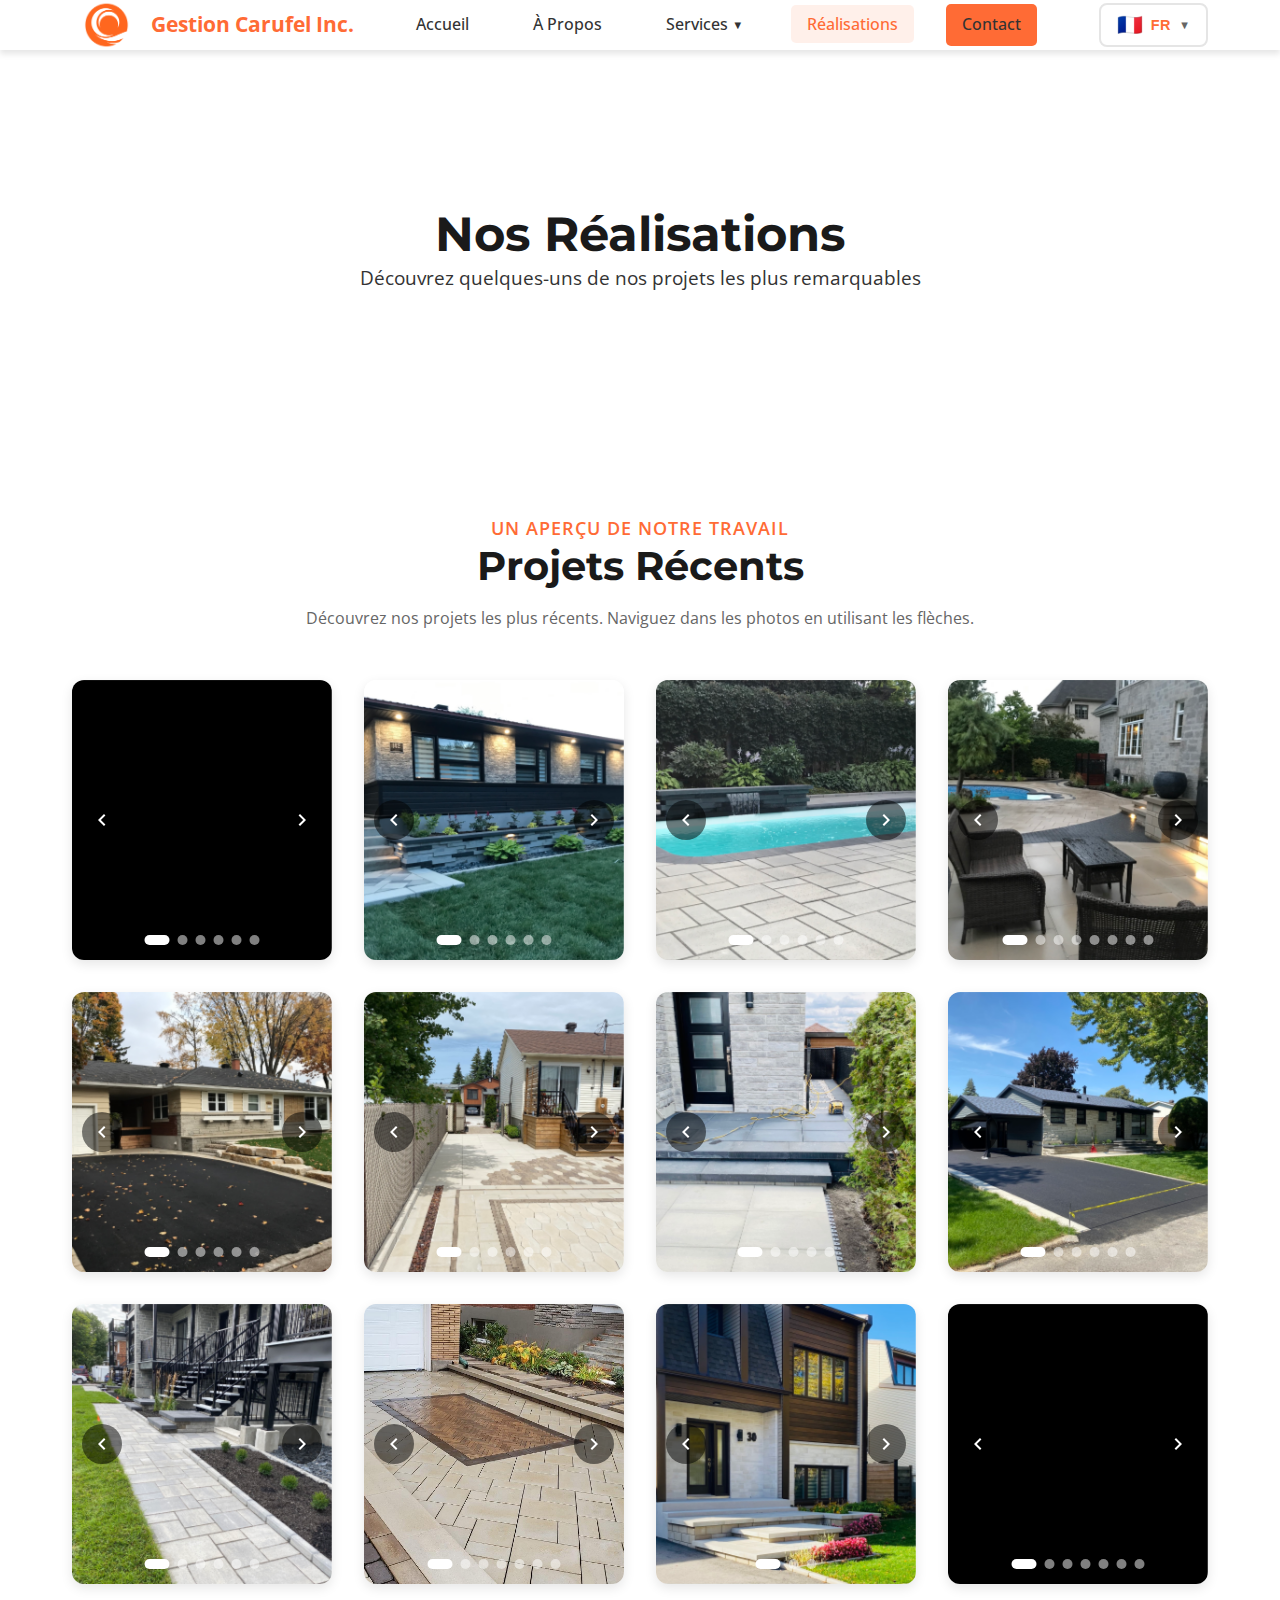
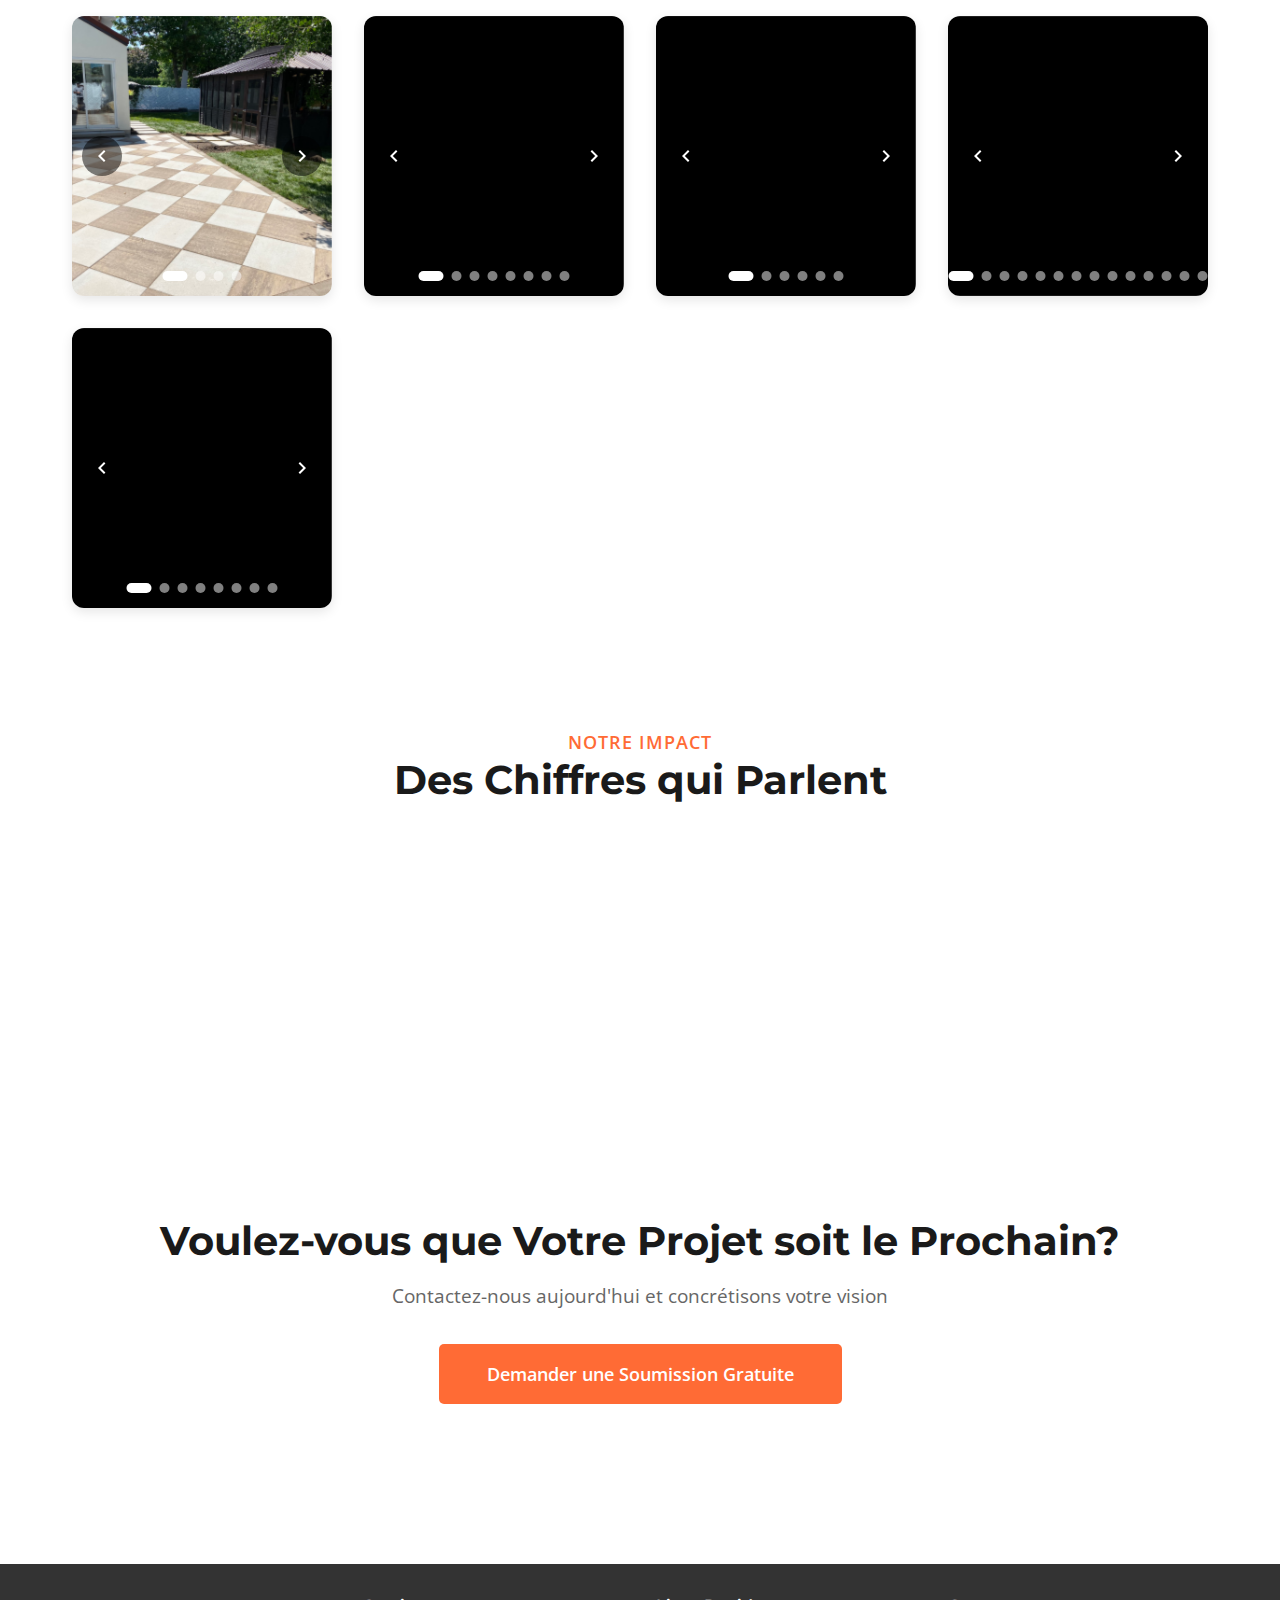
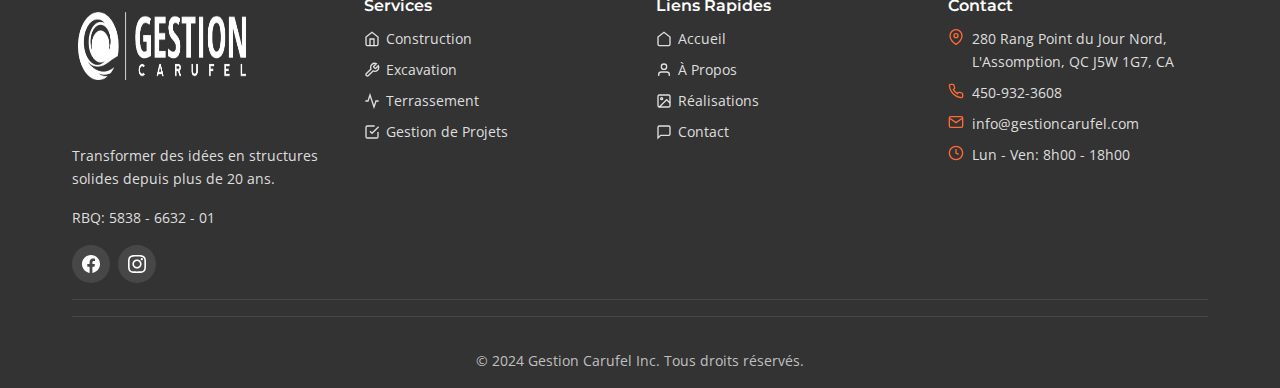
<file: realizaciones.html>
<!DOCTYPE html>
<html lang="fr">
<head>
    <meta charset="UTF-8">
    <meta name="viewport" content="width=device-width, initial-scale=1.0">
    <meta name="description" content="Descubre nuestros proyectos completados y la calidad de nuestro trabajo en construcción.">
    <title>Nuestras Realizaciones - Gestion Carufel Inc.</title>
    <link rel="icon" type="image/png" sizes="32x32" href="favicon-32x32.png">
    <link rel="icon" type="image/png" sizes="16x16" href="favicon-16x16.png">
    <link rel="stylesheet" href="css/style.css?v=2.4">
    <script src="js/components.js"></script>
</head>
<body>
    <!-- El header se cargará automáticamente desde components.js -->

    <!-- HERO SECTION -->
    <section class="hero" style="min-height: 400px;">
        <div class="container">
            <div style="text-align: center;">
                <h1><span data-i18n="projects.hero.title">Nuestras</span> <span class="highlight" data-i18n="projects.hero.title.highlight">Realizaciones</span></h1>
                <p style="font-size: 1.2rem; max-width: 800px; margin: 0 auto;" data-i18n="projects.hero.subtitle">Más de 500 proyectos completados con éxito. Cada uno es testimonio de nuestro compromiso con la excelencia.</p>
            </div>
        </div>
    </section>

    <!-- PROYECTOS 2025 -->
    <section style="padding: 4rem 0;">
        <div class="container">
            <div class="section-title">
                <p class="subtitle" data-i18n="projects.recent.subtitle">Lo Más Reciente</p>
                <h2 data-i18n="projects.recent.title">Proyectos Destacados 2025</h2>
                <p style="max-width: 700px; margin: 1rem auto 0; text-align: center; color: var(--gray-medium);" data-i18n="projects.recent.description">
                    Descubre nuestros proyectos más recientes. Navega por las fotos usando las flechas.
                </p>
            </div>
            
            <div class="projects-grid-2025">
                
                <!-- Proyecto 1 -->
                <div class="project-card-2025">
                    <div class="project-carousel">
                        <button class="nav-btn prev-btn" onclick="changeSlide(this, -1)">
                            <svg width="24" height="24" viewBox="0 0 24 24" fill="white">
                                <path d="M15.41 7.41L14 6l-6 6 6 6 1.41-1.41L10.83 12z"/>
                            </svg>
                        </button>
                        
                        <div class="carousel-slides">
                            <div class="slide active">
                                <img src="nuestras realizaciones/Projet 1/1-1.jpeg" alt="Proyecto 1">
                            </div>
                            <div class="slide">
                                <img src="nuestras realizaciones/Projet 1/1-2.jpeg" alt="Proyecto 1">
                            </div>
                            <div class="slide">
                                <img src="nuestras realizaciones/Projet 1/1-3.jpeg" alt="Proyecto 1">
                            </div>
                            <div class="slide">
                                <img src="nuestras realizaciones/Projet 1/1-4.jpeg" alt="Proyecto 1">
                            </div>
                            <div class="slide">
                                <img src="nuestras realizaciones/Projet 1/1-5.jpeg" alt="Proyecto 1">
                            </div>
                            <div class="slide">
                                <img src="nuestras realizaciones/Projet 1/1-6.jpeg" alt="Proyecto 1">
                            </div>
                        </div>
                        
                        <button class="nav-btn next-btn" onclick="changeSlide(this, 1)">
                            <svg width="24" height="24" viewBox="0 0 24 24" fill="white">
                                <path d="M10 6L8.59 7.41 13.17 12l-4.58 4.59L10 18l6-6z"/>
                            </svg>
                        </button>
                        
                        <div class="slide-indicators">
                            <span class="dot active" onclick="goToSlide(this, 0)"></span>
                            <span class="dot" onclick="goToSlide(this, 1)"></span>
                            <span class="dot" onclick="goToSlide(this, 2)"></span>
                            <span class="dot" onclick="goToSlide(this, 3)"></span>
                            <span class="dot" onclick="goToSlide(this, 4)"></span>
                            <span class="dot" onclick="goToSlide(this, 5)"></span>
                        </div>
                    </div>
                    <div class="project-info">
                        <h3>Résidence Moderne - Laval</h3>
                        <p>Casa unifamiliar de 3,500 pies² con acabados premium</p>
                        <span class="project-badge" data-i18n="projects.badge.construction">Construcción</span>
                    </div>
                </div>

                <!-- Proyecto 2 -->
                <div class="project-card-2025">
                    <div class="project-carousel">
                        <button class="nav-btn prev-btn" onclick="changeSlide(this, -1)">
                            <svg width="24" height="24" viewBox="0 0 24 24" fill="white">
                                <path d="M15.41 7.41L14 6l-6 6 6 6 1.41-1.41L10.83 12z"/>
                            </svg>
                        </button>
                        
                        <div class="carousel-slides">
                            <div class="slide active">
                                <img src="nuestras realizaciones/Projet 2/2-1.jpeg" alt="Proyecto 2">
                            </div>
                            <div class="slide">
                                <img src="nuestras realizaciones/Projet 2/2-2.jpeg" alt="Proyecto 2">
                            </div>
                            <div class="slide">
                                <img src="nuestras realizaciones/Projet 2/2-3.jpeg" alt="Proyecto 2">
                            </div>
                            <div class="slide">
                                <img src="nuestras realizaciones/Projet 2/2-4.jpeg" alt="Proyecto 2">
                            </div>
                            <div class="slide">
                                <img src="nuestras realizaciones/Projet 2/2-5.jpeg" alt="Proyecto 2">
                            </div>
                            <div class="slide">
                                <img src="nuestras realizaciones/Projet 2/2-6.jpeg" alt="Proyecto 2">
                            </div>
                        </div>
                        
                        <button class="nav-btn next-btn" onclick="changeSlide(this, 1)">
                            <svg width="24" height="24" viewBox="0 0 24 24" fill="white">
                                <path d="M10 6L8.59 7.41 13.17 12l-4.58 4.59L10 18l6-6z"/>
                            </svg>
                        </button>
                        
                        <div class="slide-indicators">
                            <span class="dot active" onclick="goToSlide(this, 0)"></span>
                            <span class="dot" onclick="goToSlide(this, 1)"></span>
                            <span class="dot" onclick="goToSlide(this, 2)"></span>
                            <span class="dot" onclick="goToSlide(this, 3)"></span>
                            <span class="dot" onclick="goToSlide(this, 4)"></span>
                            <span class="dot" onclick="goToSlide(this, 5)"></span>
                        </div>
                    </div>
                    <div class="project-info">
                        <h3>Piscine Creusée Elite - Terrebonne</h3>
                        <p>Piscina 18x36 pies con sistema LED y terraza</p>
                        <span class="project-badge" style="background: #2563eb;" data-i18n="projects.badge.pool">Piscina</span>
                    </div>
                </div>

                <!-- Proyecto 3 -->
                <div class="project-card-2025">
                    <div class="project-carousel">
                        <button class="nav-btn prev-btn" onclick="changeSlide(this, -1)">
                            <svg width="24" height="24" viewBox="0 0 24 24" fill="white">
                                <path d="M15.41 7.41L14 6l-6 6 6 6 1.41-1.41L10.83 12z"/>
                            </svg>
                        </button>
                        
                        <div class="carousel-slides">
                            <div class="slide active">
                                <img src="nuestras realizaciones/Projet 3/3-1.jpeg" alt="Proyecto 3">
                            </div>
                            <div class="slide">
                                <img src="nuestras realizaciones/Projet 3/3-2.jpeg" alt="Proyecto 3">
                            </div>
                            <div class="slide">
                                <img src="nuestras realizaciones/Projet 3/3-3.jpeg" alt="Proyecto 3">
                            </div>
                            <div class="slide">
                                <img src="nuestras realizaciones/Projet 3/3-4.jpeg" alt="Proyecto 3">
                            </div>
                            <div class="slide">
                                <img src="nuestras realizaciones/Projet 3/3-5.JPG" alt="Proyecto 3">
                            </div>
                            <div class="slide">
                                <img src="nuestras realizaciones/Projet 3/3-6.jpeg" alt="Proyecto 3">
                            </div>
                        </div>
                        
                        <button class="nav-btn next-btn" onclick="changeSlide(this, 1)">
                            <svg width="24" height="24" viewBox="0 0 24 24" fill="white">
                                <path d="M10 6L8.59 7.41 13.17 12l-4.58 4.59L10 18l6-6z"/>
                            </svg>
                        </button>
                        
                        <div class="slide-indicators">
                            <span class="dot active" onclick="goToSlide(this, 0)"></span>
                            <span class="dot" onclick="goToSlide(this, 1)"></span>
                            <span class="dot" onclick="goToSlide(this, 2)"></span>
                            <span class="dot" onclick="goToSlide(this, 3)"></span>
                            <span class="dot" onclick="goToSlide(this, 4)"></span>
                            <span class="dot" onclick="goToSlide(this, 5)"></span>
                        </div>
                    </div>
                    <div class="project-info">
                        <h3>Bureau Corporatif - Montréal</h3>
                        <p>Renovación completa de oficina moderna 5,000 pies²</p>
                        <span class="project-badge" style="background: #059669;" data-i18n="projects.badge.commercial">Comercial</span>
                    </div>
                </div>

                <!-- Proyecto 4 -->
                <div class="project-card-2025">
                    <div class="project-carousel">
                        <button class="nav-btn prev-btn" onclick="changeSlide(this, -1)">
                            <svg width="24" height="24" viewBox="0 0 24 24" fill="white">
                                <path d="M15.41 7.41L14 6l-6 6 6 6 1.41-1.41L10.83 12z"/>
                            </svg>
                        </button>
                        
                        <div class="carousel-slides">
                            <div class="slide active">
                                <img src="nuestras realizaciones/Projet 4/4-1.jpeg" alt="Proyecto 4">
                            </div>
                            <div class="slide">
                                <img src="nuestras realizaciones/Projet 4/4-2.jpeg" alt="Proyecto 4">
                            </div>
                            <div class="slide">
                                <img src="nuestras realizaciones/Projet 4/4-3.jpeg" alt="Proyecto 4">
                            </div>
                            <div class="slide">
                                <img src="nuestras realizaciones/Projet 4/4-4.jpeg" alt="Proyecto 4">
                            </div>
                            <div class="slide">
                                <img src="nuestras realizaciones/Projet 4/4-5.jpeg" alt="Proyecto 4">
                            </div>
                            <div class="slide">
                                <img src="nuestras realizaciones/Projet 4/4-6.jpeg" alt="Proyecto 4">
                            </div>
                            <div class="slide">
                                <img src="nuestras realizaciones/Projet 4/4-7.jpeg" alt="Proyecto 4">
                            </div>
                            <div class="slide">
                                <img src="nuestras realizaciones/Projet 4/4-8.JPG" alt="Proyecto 4">
                            </div>
                        </div>
                        
                        <button class="nav-btn next-btn" onclick="changeSlide(this, 1)">
                            <svg width="24" height="24" viewBox="0 0 24 24" fill="white">
                                <path d="M10 6L8.59 7.41 13.17 12l-4.58 4.59L10 18l6-6z"/>
                            </svg>
                        </button>
                        
                        <div class="slide-indicators">
                            <span class="dot active" onclick="goToSlide(this, 0)"></span>
                            <span class="dot" onclick="goToSlide(this, 1)"></span>
                            <span class="dot" onclick="goToSlide(this, 2)"></span>
                            <span class="dot" onclick="goToSlide(this, 3)"></span>
                            <span class="dot" onclick="goToSlide(this, 4)"></span>
                            <span class="dot" onclick="goToSlide(this, 5)"></span>
                            <span class="dot" onclick="goToSlide(this, 6)"></span>
                            <span class="dot" onclick="goToSlide(this, 7)"></span>
                        </div>
                    </div>
                    <div class="project-info">
                        <h3>Terrassement Commercial - Repentigny</h3>
                        <p>Preparación de terreno 2 acres para centro comercial</p>
                        <span class="project-badge" style="background: #dc2626;" data-i18n="projects.badge.terrassement">Terrassement</span>
                    </div>
                </div>

                <!-- Proyecto 5 -->
                <div class="project-card-2025">
                    <div class="project-carousel">
                        <button class="nav-btn prev-btn" onclick="changeSlide(this, -1)">
                            <svg width="24" height="24" viewBox="0 0 24 24" fill="white">
                                <path d="M15.41 7.41L14 6l-6 6 6 6 1.41-1.41L10.83 12z"/>
                            </svg>
                        </button>
                        
                        <div class="carousel-slides">
                            <div class="slide active">
                                <img src="nuestras realizaciones/Projet 5/5-1.jpeg" alt="Proyecto 5">
                            </div>
                            <div class="slide">
                                <img src="nuestras realizaciones/Projet 5/5-2.jpeg" alt="Proyecto 5">
                            </div>
                            <div class="slide">
                                <img src="nuestras realizaciones/Projet 5/5-3.jpeg" alt="Proyecto 5">
                            </div>
                            <div class="slide">
                                <img src="nuestras realizaciones/Projet 5/5-4.jpeg" alt="Proyecto 5">
                            </div>
                            <div class="slide">
                                <img src="nuestras realizaciones/Projet 5/5-5.jpeg" alt="Proyecto 5">
                            </div>
                            <div class="slide">
                                <img src="nuestras realizaciones/Projet 5/5-6.jpeg" alt="Proyecto 5">
                            </div>
                        </div>
                        
                        <button class="nav-btn next-btn" onclick="changeSlide(this, 1)">
                            <svg width="24" height="24" viewBox="0 0 24 24" fill="white">
                                <path d="M10 6L8.59 7.41 13.17 12l-4.58 4.59L10 18l6-6z"/>
                            </svg>
                        </button>
                        
                        <div class="slide-indicators">
                            <span class="dot active" onclick="goToSlide(this, 0)"></span>
                            <span class="dot" onclick="goToSlide(this, 1)"></span>
                            <span class="dot" onclick="goToSlide(this, 2)"></span>
                            <span class="dot" onclick="goToSlide(this, 3)"></span>
                            <span class="dot" onclick="goToSlide(this, 4)"></span>
                            <span class="dot" onclick="goToSlide(this, 5)"></span>
                        </div>
                    </div>
                    <div class="project-info">
                        <h3>Entrepôt Industriel - Mascouche</h3>
                        <p>Bodega 15,000 pies² con piso reforzado</p>
                        <span class="project-badge" style="background: #7c3aed;" data-i18n="projects.badge.industrial">Industrial</span>
                    </div>
                </div>

                <!-- Proyecto 6 -->
                <div class="project-card-2025">
                    <div class="project-carousel">
                        <button class="nav-btn prev-btn" onclick="changeSlide(this, -1)">
                            <svg width="24" height="24" viewBox="0 0 24 24" fill="white">
                                <path d="M15.41 7.41L14 6l-6 6 6 6 1.41-1.41L10.83 12z"/>
                            </svg>
                        </button>
                        
                        <div class="carousel-slides">
                            <div class="slide active">
                                <img src="nuestras realizaciones/Projet 6/6-1.jpeg" alt="Proyecto 6">
                            </div>
                            <div class="slide">
                                <img src="nuestras realizaciones/Projet 6/6-2.jpeg" alt="Proyecto 6">
                            </div>
                            <div class="slide">
                                <img src="nuestras realizaciones/Projet 6/6-3.jpeg" alt="Proyecto 6">
                            </div>
                            <div class="slide">
                                <img src="nuestras realizaciones/Projet 6/6-4.jpeg" alt="Proyecto 6">
                            </div>
                            <div class="slide">
                                <img src="nuestras realizaciones/Projet 6/6-5.jpeg" alt="Proyecto 6">
                            </div>
                            <div class="slide">
                                <img src="nuestras realizaciones/Projet 6/6-6.jpeg" alt="Proyecto 6">
                            </div>
                        </div>
                        
                        <button class="nav-btn next-btn" onclick="changeSlide(this, 1)">
                            <svg width="24" height="24" viewBox="0 0 24 24" fill="white">
                                <path d="M10 6L8.59 7.41 13.17 12l-4.58 4.59L10 18l6-6z"/>
                            </svg>
                        </button>
                        
                        <div class="slide-indicators">
                            <span class="dot active" onclick="goToSlide(this, 0)"></span>
                            <span class="dot" onclick="goToSlide(this, 1)"></span>
                            <span class="dot" onclick="goToSlide(this, 2)"></span>
                            <span class="dot" onclick="goToSlide(this, 3)"></span>
                            <span class="dot" onclick="goToSlide(this, 4)"></span>
                            <span class="dot" onclick="goToSlide(this, 5)"></span>
                        </div>
                    </div>
                    <div class="project-info">
                        <h3>Aménagement Paysager - Blainville</h3>
                        <p>Terrazas escalonadas con muros de contención</p>
                        <span class="project-badge" style="background: #ea580c;" data-i18n="projects.badge.landscaping">Paisajismo</span>
                    </div>
                </div>

                <!-- Proyecto 7 -->
                <div class="project-card-2025">
                    <div class="project-carousel">
                        <button class="nav-btn prev-btn" onclick="changeSlide(this, -1)">
                            <svg width="24" height="24" viewBox="0 0 24 24" fill="white">
                                <path d="M15.41 7.41L14 6l-6 6 6 6 1.41-1.41L10.83 12z"/>
                            </svg>
                        </button>
                        
                        <div class="carousel-slides">
                            <div class="slide active">
                                <img src="nuestras realizaciones/Projet 7/7-1.jpeg" alt="Proyecto 7">
                            </div>
                            <div class="slide">
                                <img src="nuestras realizaciones/Projet 7/7-2.jpeg" alt="Proyecto 7">
                            </div>
                            <div class="slide">
                                <img src="nuestras realizaciones/Projet 7/7-3.jpeg" alt="Proyecto 7">
                            </div>
                            <div class="slide">
                                <img src="nuestras realizaciones/Projet 7/7-4.JPG" alt="Proyecto 7">
                            </div>
                            <div class="slide">
                                <img src="nuestras realizaciones/Projet 7/7-5.jpeg" alt="Proyecto 7">
                            </div>
                        </div>
                        
                        <button class="nav-btn next-btn" onclick="changeSlide(this, 1)">
                            <svg width="24" height="24" viewBox="0 0 24 24" fill="white">
                                <path d="M10 6L8.59 7.41 13.17 12l-4.58 4.59L10 18l6-6z"/>
                            </svg>
                        </button>
                        
                        <div class="slide-indicators">
                            <span class="dot active" onclick="goToSlide(this, 0)"></span>
                            <span class="dot" onclick="goToSlide(this, 1)"></span>
                            <span class="dot" onclick="goToSlide(this, 2)"></span>
                            <span class="dot" onclick="goToSlide(this, 3)"></span>
                            <span class="dot" onclick="goToSlide(this, 4)"></span>
                        </div>
                    </div>
                    <div class="project-info">
                        <h3>Complexe Résidentiel - Brossard</h3>
                        <p>Proyecto multi-familiar 24 unidades</p>
                        <span class="project-badge" style="background: #0891b2;" data-i18n="projects.badge.management">Gestión</span>
                    </div>
                </div>

                <!-- Proyecto 8 -->
                <div class="project-card-2025">
                    <div class="project-carousel">
                        <button class="nav-btn prev-btn" onclick="changeSlide(this, -1)">
                            <svg width="24" height="24" viewBox="0 0 24 24" fill="white">
                                <path d="M15.41 7.41L14 6l-6 6 6 6 1.41-1.41L10.83 12z"/>
                            </svg>
                        </button>
                        
                        <div class="carousel-slides">
                            <div class="slide active">
                                <img src="nuestras realizaciones/Projet 8/8-1.jpeg" alt="Proyecto 8">
                            </div>
                            <div class="slide">
                                <img src="nuestras realizaciones/Projet 8/8-2.jpeg" alt="Proyecto 8">
                            </div>
                            <div class="slide">
                                <img src="nuestras realizaciones/Projet 8/8-3.jpeg" alt="Proyecto 8">
                            </div>
                            <div class="slide">
                                <img src="nuestras realizaciones/Projet 8/8-4.jpeg" alt="Proyecto 8">
                            </div>
                            <div class="slide">
                                <img src="nuestras realizaciones/Projet 8/P-5.jpeg" alt="Proyecto 8">
                            </div>
                            <div class="slide">
                                <img src="nuestras realizaciones/Projet 8/P-6.jpeg" alt="Proyecto 8">
                            </div>
                        </div>
                        
                        <button class="nav-btn next-btn" onclick="changeSlide(this, 1)">
                            <svg width="24" height="24" viewBox="0 0 24 24" fill="white">
                                <path d="M10 6L8.59 7.41 13.17 12l-4.58 4.59L10 18l6-6z"/>
                            </svg>
                        </button>
                        
                        <div class="slide-indicators">
                            <span class="dot active" onclick="goToSlide(this, 0)"></span>
                            <span class="dot" onclick="goToSlide(this, 1)"></span>
                            <span class="dot" onclick="goToSlide(this, 2)"></span>
                            <span class="dot" onclick="goToSlide(this, 3)"></span>
                            <span class="dot" onclick="goToSlide(this, 4)"></span>
                            <span class="dot" onclick="goToSlide(this, 5)"></span>
                        </div>
                    </div>
                    <div class="project-info">
                        <h3>Excavation Fondations - Saint-Jérôme</h3>
                        <p>Cimientos para triplex con sótano completo</p>
                        <span class="project-badge" style="background: #f59e0b;" data-i18n="projects.badge.excavation">Excavación</span>
                    </div>
                </div>

                <!-- Proyecto 9 -->
                <div class="project-card-2025">
                    <div class="project-carousel">
                        <button class="nav-btn prev-btn" onclick="changeSlide(this, -1)">
                            <svg width="24" height="24" viewBox="0 0 24 24" fill="white">
                                <path d="M15.41 7.41L14 6l-6 6 6 6 1.41-1.41L10.83 12z"/>
                            </svg>
                        </button>
                        
                        <div class="carousel-slides">
                            <div class="slide active">
                                <img src="nuestras realizaciones/Projet 9/9-1.jpeg" alt="Proyecto 9">
                            </div>
                            <div class="slide">
                                <img src="nuestras realizaciones/Projet 9/9-2.jpeg" alt="Proyecto 9">
                            </div>
                            <div class="slide">
                                <img src="nuestras realizaciones/Projet 9/9-3.jpeg" alt="Proyecto 9">
                            </div>
                            <div class="slide">
                                <img src="nuestras realizaciones/Projet 9/9-4.jpeg" alt="Proyecto 9">
                            </div>
                            <div class="slide">
                                <img src="nuestras realizaciones/Projet 9/9-5.jpeg" alt="Proyecto 9">
                            </div>
                            <div class="slide">
                                <img src="nuestras realizaciones/Projet 9/9-6.jpeg" alt="Proyecto 9">
                            </div>
                        </div>
                        
                        <button class="nav-btn next-btn" onclick="changeSlide(this, 1)">
                            <svg width="24" height="24" viewBox="0 0 24 24" fill="white">
                                <path d="M10 6L8.59 7.41 13.17 12l-4.58 4.59L10 18l6-6z"/>
                            </svg>
                        </button>
                        
                        <div class="slide-indicators">
                            <span class="dot active" onclick="goToSlide(this, 0)"></span>
                            <span class="dot" onclick="goToSlide(this, 1)"></span>
                            <span class="dot" onclick="goToSlide(this, 2)"></span>
                            <span class="dot" onclick="goToSlide(this, 3)"></span>
                            <span class="dot" onclick="goToSlide(this, 4)"></span>
                            <span class="dot" onclick="goToSlide(this, 5)"></span>
                        </div>
                    </div>
                    <div class="project-info">
                        <h3>Proyecto 9</h3>
                        <p>Proyecto de construcción</p>
                        <span class="project-badge" style="background: #0ea5e9;" data-i18n="projects.badge.construction">Construcción</span>
                    </div>
                </div>

                <!-- Proyecto 10 -->
                <div class="project-card-2025">
                    <div class="project-carousel">
                        <button class="nav-btn prev-btn" onclick="changeSlide(this, -1)">
                            <svg width="24" height="24" viewBox="0 0 24 24" fill="white">
                                <path d="M15.41 7.41L14 6l-6 6 6 6 1.41-1.41L10.83 12z"/>
                            </svg>
                        </button>
                        
                        <div class="carousel-slides">
                            <div class="slide active">
                                <img src="nuestras realizaciones/Projet 10/10-1.jpg" alt="Proyecto 10">
                            </div>
                            <div class="slide">
                                <img src="nuestras realizaciones/Projet 10/10-2.jpeg" alt="Proyecto 10">
                            </div>
                            <div class="slide">
                                <img src="nuestras realizaciones/Projet 10/10-3.jpeg" alt="Proyecto 10">
                            </div>
                            <div class="slide">
                                <img src="nuestras realizaciones/Projet 10/10-4.jpeg" alt="Proyecto 10">
                            </div>
                            <div class="slide">
                                <img src="nuestras realizaciones/Projet 10/10-5.jpeg" alt="Proyecto 10">
                            </div>
                            <div class="slide">
                                <img src="nuestras realizaciones/Projet 10/10-6.jpeg" alt="Proyecto 10">
                            </div>
                            <div class="slide">
                                <img src="nuestras realizaciones/Projet 10/10-7.jpeg" alt="Proyecto 10">
                            </div>
                        </div>
                        
                        <button class="nav-btn next-btn" onclick="changeSlide(this, 1)">
                            <svg width="24" height="24" viewBox="0 0 24 24" fill="white">
                                <path d="M10 6L8.59 7.41 13.17 12l-4.58 4.59L10 18l6-6z"/>
                            </svg>
                        </button>
                        
                        <div class="slide-indicators">
                            <span class="dot active" onclick="goToSlide(this, 0)"></span>
                            <span class="dot" onclick="goToSlide(this, 1)"></span>
                            <span class="dot" onclick="goToSlide(this, 2)"></span>
                            <span class="dot" onclick="goToSlide(this, 3)"></span>
                            <span class="dot" onclick="goToSlide(this, 4)"></span>
                            <span class="dot" onclick="goToSlide(this, 5)"></span>
                            <span class="dot" onclick="goToSlide(this, 6)"></span>
                        </div>
                    </div>
                    <div class="project-info">
                        <h3>Proyecto 10</h3>
                        <p>Proyecto de construcción</p>
                        <span class="project-badge" style="background: #8b5cf6;" data-i18n="projects.badge.renovation">Renovación</span>
                    </div>
                </div>

                <!-- Proyecto 11 -->
                <div class="project-card-2025">
                    <div class="project-carousel">
                        <button class="nav-btn prev-btn" onclick="changeSlide(this, -1)">
                            <svg width="24" height="24" viewBox="0 0 24 24" fill="white">
                                <path d="M15.41 7.41L14 6l-6 6 6 6 1.41-1.41L10.83 12z"/>
                            </svg>
                        </button>
                        
                        <div class="carousel-slides">
                            <div class="slide active">
                                <img src="nuestras realizaciones/Projet 11/11-1.jpeg" alt="Proyecto 11">
                            </div>
                            <div class="slide">
                                <img src="nuestras realizaciones/Projet 11/11-2.jpeg" alt="Proyecto 11">
                            </div>
                            <div class="slide">
                                <img src="nuestras realizaciones/Projet 11/11-3.jpeg" alt="Proyecto 11">
                            </div>
                        </div>
                        
                        <button class="nav-btn next-btn" onclick="changeSlide(this, 1)">
                            <svg width="24" height="24" viewBox="0 0 24 24" fill="white">
                                <path d="M10 6L8.59 7.41 13.17 12l-4.58 4.59L10 18l6-6z"/>
                            </svg>
                        </button>
                        
                        <div class="slide-indicators">
                            <span class="dot active" onclick="goToSlide(this, 0)"></span>
                            <span class="dot" onclick="goToSlide(this, 1)"></span>
                            <span class="dot" onclick="goToSlide(this, 2)"></span>
                        </div>
                    </div>
                    <div class="project-info">
                        <h3>Proyecto 11</h3>
                        <p>Proyecto de construcción</p>
                        <span class="project-badge" style="background: #10b981;" data-i18n="projects.badge.terrassement">Terrassement</span>
                    </div>
                </div>

                <!-- Proyecto 12 -->
                <div class="project-card-2025">
                    <div class="project-carousel">
                        <button class="nav-btn prev-btn" onclick="changeSlide(this, -1)">
                            <svg width="24" height="24" viewBox="0 0 24 24" fill="white">
                                <path d="M15.41 7.41L14 6l-6 6 6 6 1.41-1.41L10.83 12z"/>
                            </svg>
                        </button>
                        
                        <div class="carousel-slides">
                            <div class="slide active">
                                <img src="nuestras realizaciones/Projet 12/12-1.jpeg" alt="Proyecto 12">
                            </div>
                            <div class="slide">
                                <img src="nuestras realizaciones/Projet 12/12-2.jpeg" alt="Proyecto 12">
                            </div>
                            <div class="slide">
                                <img src="nuestras realizaciones/Projet 12/12-3.jpeg" alt="Proyecto 12">
                            </div>
                            <div class="slide">
                                <img src="nuestras realizaciones/Projet 12/12-4.jpeg" alt="Proyecto 12">
                            </div>
                            <div class="slide">
                                <img src="nuestras realizaciones/Projet 12/12-5.jpeg" alt="Proyecto 12">
                            </div>
                            <div class="slide">
                                <img src="nuestras realizaciones/Projet 12/12-6.jpeg" alt="Proyecto 12">
                            </div>
                            <div class="slide">
                                <img src="nuestras realizaciones/Projet 12/12-7.jpeg" alt="Proyecto 12">
                            </div>
                        </div>
                        
                        <button class="nav-btn next-btn" onclick="changeSlide(this, 1)">
                            <svg width="24" height="24" viewBox="0 0 24 24" fill="white">
                                <path d="M10 6L8.59 7.41 13.17 12l-4.58 4.59L10 18l6-6z"/>
                            </svg>
                        </button>
                        
                        <div class="slide-indicators">
                            <span class="dot active" onclick="goToSlide(this, 0)"></span>
                            <span class="dot" onclick="goToSlide(this, 1)"></span>
                            <span class="dot" onclick="goToSlide(this, 2)"></span>
                            <span class="dot" onclick="goToSlide(this, 3)"></span>
                            <span class="dot" onclick="goToSlide(this, 4)"></span>
                            <span class="dot" onclick="goToSlide(this, 5)"></span>
                            <span class="dot" onclick="goToSlide(this, 6)"></span>
                        </div>
                    </div>
                    <div class="project-info">
                        <h3>Proyecto 12</h3>
                        <p>Proyecto de construcción</p>
                        <span class="project-badge" style="background: #f59e0b;" data-i18n="projects.badge.excavation">Excavación</span>
                    </div>
                </div>

                <!-- Proyecto 13 -->
                <div class="project-card-2025">
                    <div class="project-carousel">
                        <button class="nav-btn prev-btn" onclick="changeSlide(this, -1)">
                            <svg width="24" height="24" viewBox="0 0 24 24" fill="white">
                                <path d="M15.41 7.41L14 6l-6 6 6 6 1.41-1.41L10.83 12z"/>
                            </svg>
                        </button>
                        
                        <div class="carousel-slides">
                            <div class="slide active">
                                <img src="nuestras realizaciones/Projet 13/13-1.jpeg" alt="Proyecto 13">
                            </div>
                            <div class="slide">
                                <img src="nuestras realizaciones/Projet 13/13-2.jpg" alt="Proyecto 13">
                            </div>
                            <div class="slide">
                                <img src="nuestras realizaciones/Projet 13/13-3.jpg" alt="Proyecto 13">
                            </div>
                            <div class="slide">
                                <img src="nuestras realizaciones/Projet 13/13-4.jpeg" alt="Proyecto 13">
                            </div>
                        </div>
                        
                        <button class="nav-btn next-btn" onclick="changeSlide(this, 1)">
                            <svg width="24" height="24" viewBox="0 0 24 24" fill="white">
                                <path d="M10 6L8.59 7.41 13.17 12l-4.58 4.59L10 18l6-6z"/>
                            </svg>
                        </button>
                        
                        <div class="slide-indicators">
                            <span class="dot active" onclick="goToSlide(this, 0)"></span>
                            <span class="dot" onclick="goToSlide(this, 1)"></span>
                            <span class="dot" onclick="goToSlide(this, 2)"></span>
                            <span class="dot" onclick="goToSlide(this, 3)"></span>
                        </div>
                    </div>
                    <div class="project-info">
                        <h3>Proyecto 13</h3>
                        <p>Proyecto de construcción</p>
                        <span class="project-badge" style="background: #0891b2;" data-i18n="projects.badge.management">Gestión</span>
                    </div>
                </div>

                <!-- Proyecto 14 -->
                <div class="project-card-2025">
                    <div class="project-carousel">
                        <button class="nav-btn prev-btn" onclick="changeSlide(this, -1)">
                            <svg width="24" height="24" viewBox="0 0 24 24" fill="white">
                                <path d="M15.41 7.41L14 6l-6 6 6 6 1.41-1.41L10.83 12z"/>
                            </svg>
                        </button>
                        
                        <div class="carousel-slides">
                            <div class="slide active">
                                <img src="nuestras realizaciones/Projet 14/14-1.jpeg" alt="Proyecto 14">
                            </div>
                            <div class="slide">
                                <img src="nuestras realizaciones/Projet 14/14-2.jpeg" alt="Proyecto 14">
                            </div>
                            <div class="slide">
                                <img src="nuestras realizaciones/Projet 14/14-3.jpeg" alt="Proyecto 14">
                            </div>
                            <div class="slide">
                                <img src="nuestras realizaciones/Projet 14/14-4.jpeg" alt="Proyecto 14">
                            </div>
                            <div class="slide">
                                <img src="nuestras realizaciones/Projet 14/14-5.jpeg" alt="Proyecto 14">
                            </div>
                            <div class="slide">
                                <img src="nuestras realizaciones/Projet 14/14-6.jpeg" alt="Proyecto 14">
                            </div>
                            <div class="slide">
                                <img src="nuestras realizaciones/Projet 14/14-7.jpeg" alt="Proyecto 14">
                            </div>
                            <div class="slide">
                                <img src="nuestras realizaciones/Projet 14/14-8.jpeg" alt="Proyecto 14">
                            </div>
                        </div>
                        
                        <button class="nav-btn next-btn" onclick="changeSlide(this, 1)">
                            <svg width="24" height="24" viewBox="0 0 24 24" fill="white">
                                <path d="M10 6L8.59 7.41 13.17 12l-4.58 4.59L10 18l6-6z"/>
                            </svg>
                        </button>
                        
                        <div class="slide-indicators">
                            <span class="dot active" onclick="goToSlide(this, 0)"></span>
                            <span class="dot" onclick="goToSlide(this, 1)"></span>
                            <span class="dot" onclick="goToSlide(this, 2)"></span>
                            <span class="dot" onclick="goToSlide(this, 3)"></span>
                            <span class="dot" onclick="goToSlide(this, 4)"></span>
                            <span class="dot" onclick="goToSlide(this, 5)"></span>
                            <span class="dot" onclick="goToSlide(this, 6)"></span>
                            <span class="dot" onclick="goToSlide(this, 7)"></span>
                        </div>
                    </div>
                    <div class="project-info">
                        <h3>Proyecto 14</h3>
                        <p>Proyecto de construcción</p>
                        <span class="project-badge" style="background: #0ea5e9;" data-i18n="projects.badge.construction">Construcción</span>
                    </div>
                </div>

                <!-- Proyecto 15 -->
                <div class="project-card-2025">
                    <div class="project-carousel">
                        <button class="nav-btn prev-btn" onclick="changeSlide(this, -1)">
                            <svg width="24" height="24" viewBox="0 0 24 24" fill="white">
                                <path d="M15.41 7.41L14 6l-6 6 6 6 1.41-1.41L10.83 12z"/>
                            </svg>
                        </button>
                        
                        <div class="carousel-slides">
                            <div class="slide active">
                                <img src="nuestras realizaciones/Projet 15/15-1.jpeg" alt="Proyecto 15">
                            </div>
                            <div class="slide">
                                <img src="nuestras realizaciones/Projet 15/15-2.jpeg" alt="Proyecto 15">
                            </div>
                            <div class="slide">
                                <img src="nuestras realizaciones/Projet 15/15-3.jpeg" alt="Proyecto 15">
                            </div>
                            <div class="slide">
                                <img src="nuestras realizaciones/Projet 15/15-4.jpeg" alt="Proyecto 15">
                            </div>
                            <div class="slide">
                                <img src="nuestras realizaciones/Projet 15/15-5.jpeg" alt="Proyecto 15">
                            </div>
                            <div class="slide">
                                <img src="nuestras realizaciones/Projet 15/15-6.jpeg" alt="Proyecto 15">
                            </div>
                        </div>
                        
                        <button class="nav-btn next-btn" onclick="changeSlide(this, 1)">
                            <svg width="24" height="24" viewBox="0 0 24 24" fill="white">
                                <path d="M10 6L8.59 7.41 13.17 12l-4.58 4.59L10 18l6-6z"/>
                            </svg>
                        </button>
                        
                        <div class="slide-indicators">
                            <span class="dot active" onclick="goToSlide(this, 0)"></span>
                            <span class="dot" onclick="goToSlide(this, 1)"></span>
                            <span class="dot" onclick="goToSlide(this, 2)"></span>
                            <span class="dot" onclick="goToSlide(this, 3)"></span>
                            <span class="dot" onclick="goToSlide(this, 4)"></span>
                            <span class="dot" onclick="goToSlide(this, 5)"></span>
                        </div>
                    </div>
                    <div class="project-info">
                        <h3>Proyecto 15</h3>
                        <p>Proyecto de construcción</p>
                        <span class="project-badge" style="background: #8b5cf6;" data-i18n="projects.badge.renovation">Renovación</span>
                    </div>
                </div>

                <!-- Proyecto 16 -->
                <div class="project-card-2025">
                    <div class="project-carousel">
                        <button class="nav-btn prev-btn" onclick="changeSlide(this, -1)">
                            <svg width="24" height="24" viewBox="0 0 24 24" fill="white">
                                <path d="M15.41 7.41L14 6l-6 6 6 6 1.41-1.41L10.83 12z"/>
                            </svg>
                        </button>
                        
                        <div class="carousel-slides">
                            <div class="slide active">
                                <img src="nuestras realizaciones/Projet 16/16-1.jpeg" alt="Proyecto 16">
                            </div>
                            <div class="slide">
                                <img src="nuestras realizaciones/Projet 16/16-2.jpeg" alt="Proyecto 16">
                            </div>
                            <div class="slide">
                                <img src="nuestras realizaciones/Projet 16/16-3.jpeg" alt="Proyecto 16">
                            </div>
                            <div class="slide">
                                <img src="nuestras realizaciones/Projet 16/16-4.jpeg" alt="Proyecto 16">
                            </div>
                            <div class="slide">
                                <img src="nuestras realizaciones/Projet 16/16-5.jpeg" alt="Proyecto 16">
                            </div>
                            <div class="slide">
                                <img src="nuestras realizaciones/Projet 16/16-6.jpeg" alt="Proyecto 16">
                            </div>
                            <div class="slide">
                                <img src="nuestras realizaciones/Projet 16/16-7.jpeg" alt="Proyecto 16">
                            </div>
                            <div class="slide">
                                <img src="nuestras realizaciones/Projet 16/16-8.jpeg" alt="Proyecto 16">
                            </div>
                            <div class="slide">
                                <img src="nuestras realizaciones/Projet 16/16-9.jpeg" alt="Proyecto 16">
                            </div>
                            <div class="slide">
                                <img src="nuestras realizaciones/Projet 16/16-10.jpeg" alt="Proyecto 16">
                            </div>
                            <div class="slide">
                                <img src="nuestras realizaciones/Projet 16/16-11.jpeg" alt="Proyecto 16">
                            </div>
                            <div class="slide">
                                <img src="nuestras realizaciones/Projet 16/16-12.jpeg" alt="Proyecto 16">
                            </div>
                            <div class="slide">
                                <img src="nuestras realizaciones/Projet 16/16-13.jpeg" alt="Proyecto 16">
                            </div>
                            <div class="slide">
                                <img src="nuestras realizaciones/Projet 16/16-14.jpeg" alt="Proyecto 16">
                            </div>
                        </div>
                        
                        <button class="nav-btn next-btn" onclick="changeSlide(this, 1)">
                            <svg width="24" height="24" viewBox="0 0 24 24" fill="white">
                                <path d="M10 6L8.59 7.41 13.17 12l-4.58 4.59L10 18l6-6z"/>
                            </svg>
                        </button>
                        
                        <div class="slide-indicators">
                            <span class="dot active" onclick="goToSlide(this, 0)"></span>
                            <span class="dot" onclick="goToSlide(this, 1)"></span>
                            <span class="dot" onclick="goToSlide(this, 2)"></span>
                            <span class="dot" onclick="goToSlide(this, 3)"></span>
                            <span class="dot" onclick="goToSlide(this, 4)"></span>
                            <span class="dot" onclick="goToSlide(this, 5)"></span>
                            <span class="dot" onclick="goToSlide(this, 6)"></span>
                            <span class="dot" onclick="goToSlide(this, 7)"></span>
                            <span class="dot" onclick="goToSlide(this, 8)"></span>
                            <span class="dot" onclick="goToSlide(this, 9)"></span>
                            <span class="dot" onclick="goToSlide(this, 10)"></span>
                            <span class="dot" onclick="goToSlide(this, 11)"></span>
                            <span class="dot" onclick="goToSlide(this, 12)"></span>
                            <span class="dot" onclick="goToSlide(this, 13)"></span>
                        </div>
                    </div>
                    <div class="project-info">
                        <h3>Proyecto 16</h3>
                        <p>Proyecto de construcción</p>
                        <span class="project-badge" style="background: #10b981;" data-i18n="projects.badge.terrassement">Terrassement</span>
                    </div>
                </div>

                <!-- Proyecto 17 -->
                <div class="project-card-2025">
                    <div class="project-carousel">
                        <button class="nav-btn prev-btn" onclick="changeSlide(this, -1)">
                            <svg width="24" height="24" viewBox="0 0 24 24" fill="white">
                                <path d="M15.41 7.41L14 6l-6 6 6 6 1.41-1.41L10.83 12z"/>
                            </svg>
                        </button>
                        
                        <div class="carousel-slides">
                            <div class="slide active">
                                <img src="nuestras realizaciones/Projet 17/17-1.jpeg" alt="Proyecto 17">
                            </div>
                            <div class="slide">
                                <img src="nuestras realizaciones/Projet 17/17-2.jpeg" alt="Proyecto 17">
                            </div>
                            <div class="slide">
                                <img src="nuestras realizaciones/Projet 17/17-3.jpeg" alt="Proyecto 17">
                            </div>
                            <div class="slide">
                                <img src="nuestras realizaciones/Projet 17/17-4.jpeg" alt="Proyecto 17">
                            </div>
                            <div class="slide">
                                <img src="nuestras realizaciones/Projet 17/17-5.jpeg" alt="Proyecto 17">
                            </div>
                            <div class="slide">
                                <img src="nuestras realizaciones/Projet 17/17-6.jpeg" alt="Proyecto 17">
                            </div>
                            <div class="slide">
                                <img src="nuestras realizaciones/Projet 17/17-7.jpeg" alt="Proyecto 17">
                            </div>
                            <div class="slide">
                                <img src="nuestras realizaciones/Projet 17/17-8.jpeg" alt="Proyecto 17">
                            </div>
                        </div>
                        
                        <button class="nav-btn next-btn" onclick="changeSlide(this, 1)">
                            <svg width="24" height="24" viewBox="0 0 24 24" fill="white">
                                <path d="M10 6L8.59 7.41 13.17 12l-4.58 4.59L10 18l6-6z"/>
                            </svg>
                        </button>
                        
                        <div class="slide-indicators">
                            <span class="dot active" onclick="goToSlide(this, 0)"></span>
                            <span class="dot" onclick="goToSlide(this, 1)"></span>
                            <span class="dot" onclick="goToSlide(this, 2)"></span>
                            <span class="dot" onclick="goToSlide(this, 3)"></span>
                            <span class="dot" onclick="goToSlide(this, 4)"></span>
                            <span class="dot" onclick="goToSlide(this, 5)"></span>
                            <span class="dot" onclick="goToSlide(this, 6)"></span>
                            <span class="dot" onclick="goToSlide(this, 7)"></span>
                        </div>
                    </div>
                    <div class="project-info">
                        <h3>Proyecto 17</h3>
                        <p>Proyecto de construcción</p>
                        <span class="project-badge" style="background: #0ea5e9;" data-i18n="projects.badge.construction">Construcción</span>
                    </div>
                </div>

            </div>
        </div>
    </section>

    <!-- ESTADÍSTICAS -->
    <section class="section-alt">
        <div class="container">
            <div class="section-title">
                <p class="subtitle" data-i18n="projects.impact.subtitle">Nuestro Impacto</p>
                <h2 data-i18n="projects.impact.title">Números que Hablan</h2>
            </div>
            
            <div class="stats-grid">
                <div class="stat-item">
                    <div class="stat-number">500+</div>
                    <div class="stat-label" data-i18n="projects.stats.completed">Proyectos Completados</div>
                </div>
                
                <div class="stat-item">
                    <div class="stat-number">98%</div>
                    <div class="stat-label" data-i18n="projects.stats.satisfaction">Satisfacción del Cliente</div>
                </div>
                
                <div class="stat-item">
                    <div class="stat-number">20+</div>
                    <div class="stat-label" data-i18n="projects.stats.experience">Años de Experiencia</div>
                </div>
                
                <div class="stat-item">
                    <div class="stat-number">150+</div>
                    <div class="stat-label" data-i18n="projects.stats.recurring">Clientes Recurrentes</div>
                </div>
            </div>
        </div>
    </section>

    <!-- LLAMADA A LA ACCIÓN -->
    <section>
        <div class="container" style="text-align: center; padding: 4rem 2rem;">
            <h2 style="margin-bottom: 1rem;" data-i18n="projects.cta.title">¿Quieres que tu Proyecto sea el Siguiente?</h2>
            <p style="font-size: 1.2rem; color: var(--gray-medium); margin-bottom: 2rem;" data-i18n="projects.cta.description">
                Contáctanos hoy y hagamos realidad tu visión
            </p>
            <a href="contacto.html" class="btn btn-primary" style="font-size: 1.1rem; padding: 1rem 3rem;" data-i18n="projects.cta.button">
                Solicitar Cotización Gratuita
            </a>
        </div>
    </section>

    <!-- El footer se cargará automáticamente desde components.js -->

    <!-- Botón Back to Top -->
    <button id="backToTop" class="back-to-top" aria-label="Volver arriba">
        <svg viewBox="0 0 24 24" fill="currentColor">
            <path d="M7.41 15.41L12 10.83l4.59 4.58L18 14l-6-6-6 6z"/>
        </svg>
    </button>

    <!-- Facebook Messenger Chat Plugin -->
    <div id="fb-root"></div>
    <div id="fb-customer-chat" class="fb-customerchat"></div>
    <script>
      var chatbox = document.getElementById('fb-customer-chat');
      chatbox.setAttribute("page_id", "621529621050827");
      chatbox.setAttribute("attribution", "biz_inbox");
    </script>
    <script>
      window.fbAsyncInit = function() {
        FB.init({
          xfbml            : true,
          version          : 'v18.0'
        });
      };

      (function(d, s, id) {
        var js, fjs = d.getElementsByTagName(s)[0];
        if (d.getElementById(id)) return;
        js = d.createElement(s); js.id = id;
        js.src = 'https://connect.facebook.net/es_LA/sdk/xfbml.customerchat.js';
        fjs.parentNode.insertBefore(js, fjs);
      }(document, 'script', 'facebook-jssdk'));
    </script>

    <script src="js/translations.js"></script>
    <script src="js/main.js"></script>
    
    <script>
    // Funciones para el carrusel de proyectos
    function changeSlide(button, direction) {
        const carousel = button.closest('.project-carousel');
        const slides = carousel.querySelectorAll('.slide');
        const dots = carousel.querySelectorAll('.dot');
        let currentIndex = Array.from(slides).findIndex(slide => slide.classList.contains('active'));
        
        slides[currentIndex].classList.remove('active');
        dots[currentIndex].classList.remove('active');
        
        currentIndex += direction;
        if (currentIndex >= slides.length) currentIndex = 0;
        if (currentIndex < 0) currentIndex = slides.length - 1;
        
        slides[currentIndex].classList.add('active');
        dots[currentIndex].classList.add('active');
    }
    
    function goToSlide(dot, index) {
        const carousel = dot.closest('.project-carousel');
        const slides = carousel.querySelectorAll('.slide');
        const dots = carousel.querySelectorAll('.dot');
        
        slides.forEach(slide => slide.classList.remove('active'));
        dots.forEach(d => d.classList.remove('active'));
        
        slides[index].classList.add('active');
        dots[index].classList.add('active');
    }
    </script>
</body>
</html>
</file>
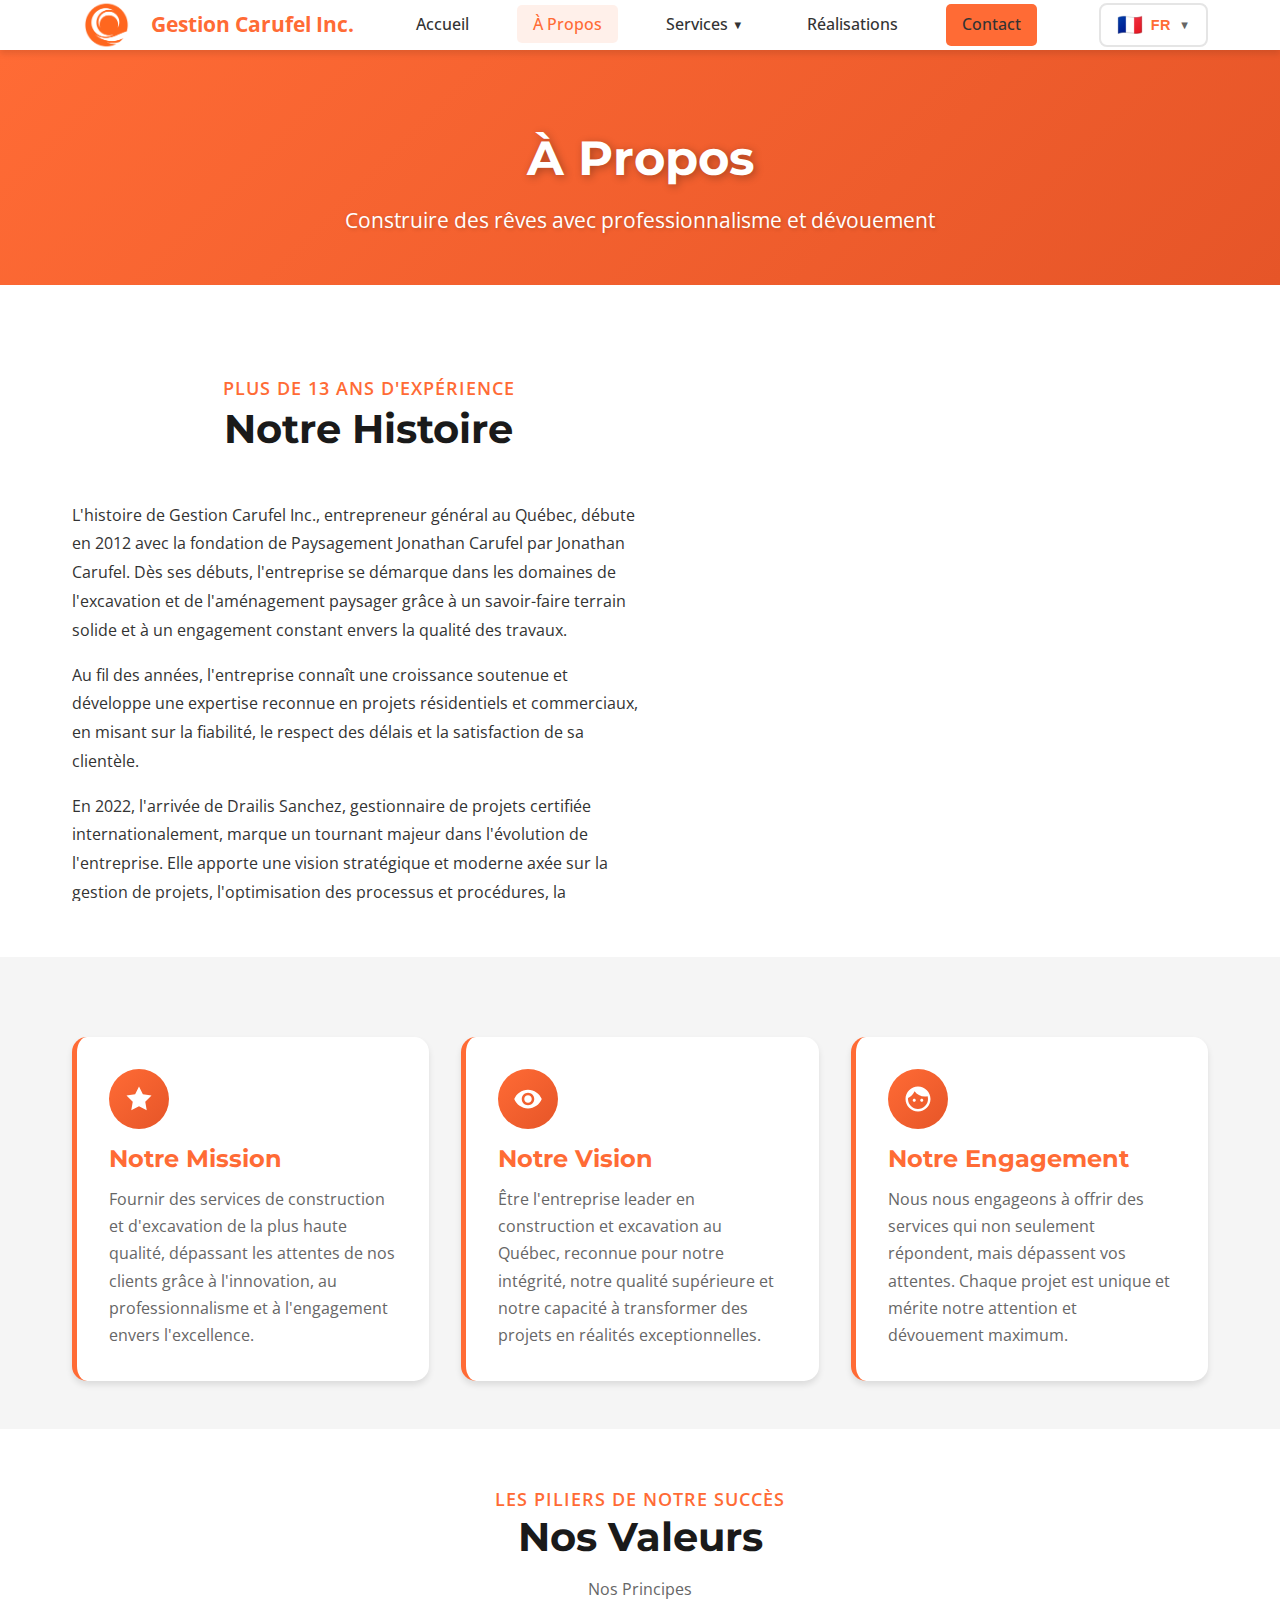
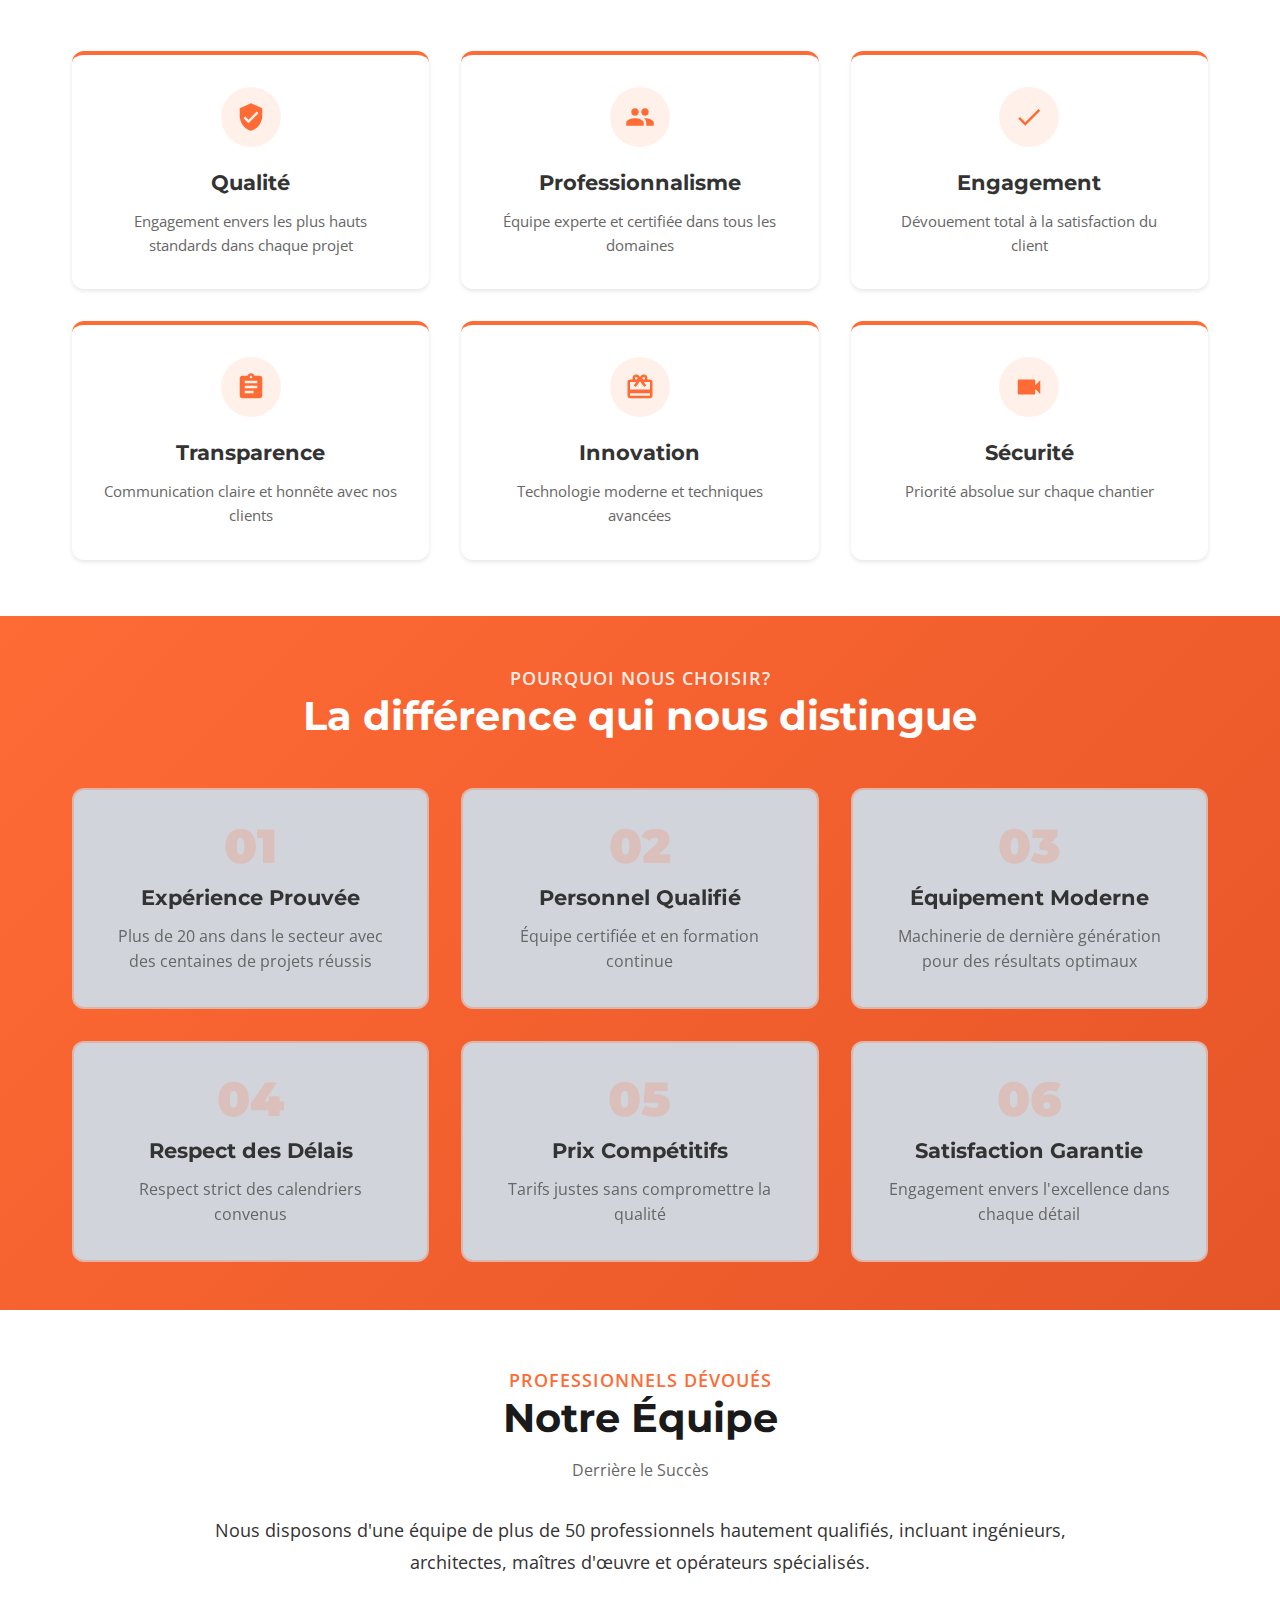
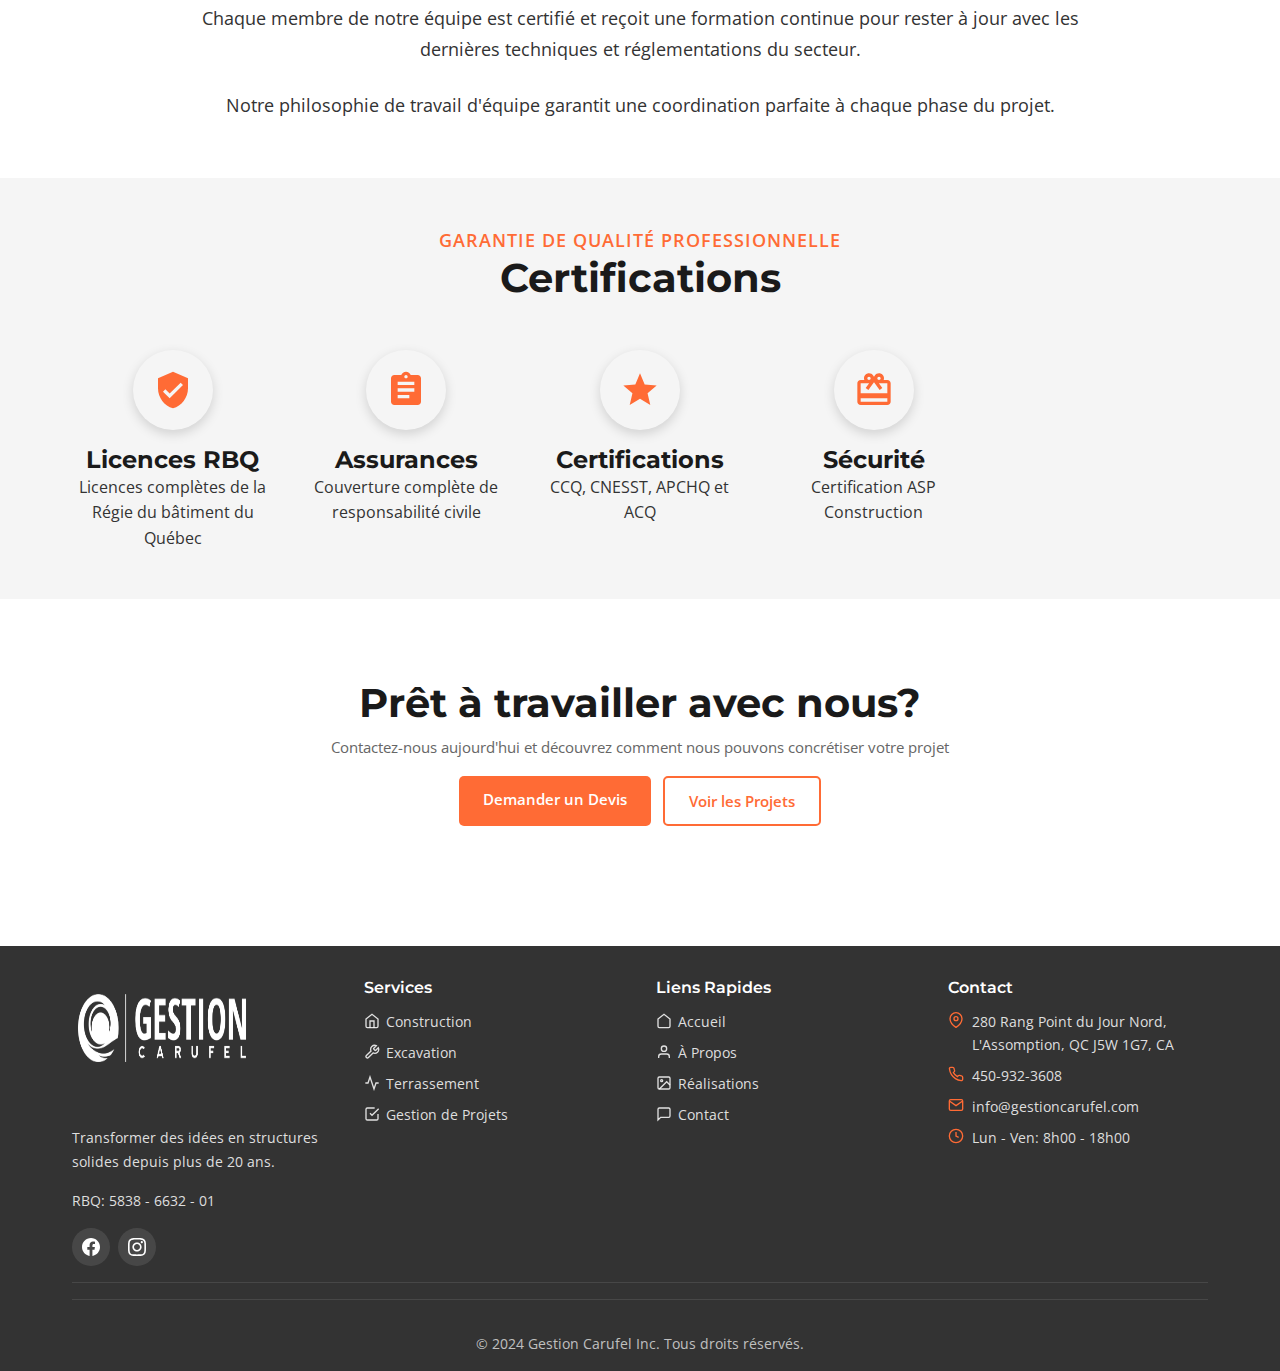
<file: sobre-nosotros.html>
<!DOCTYPE html>
<html lang="fr">
<head>
    <meta charset="UTF-8">
    <meta name="viewport" content="width=device-width, initial-scale=1.0">
    <meta name="description" content="Conoce la historia, misión y valores de Gestion Carufel Inc. Más de 13 años construyendo confianza y excelencia.">
    <title>Sobre Nosotros - Gestion Carufel Inc.</title>
    <link rel="icon" type="image/png" sizes="32x32" href="favicon-32x32.png">
    <link rel="icon" type="image/png" sizes="16x16" href="favicon-16x16.png">
    <link rel="stylesheet" href="css/style.css?v=2.1">
    <script src="js/components.js"></script>
</head>
<body>
    <!-- El header se cargará automáticamente desde components.js -->

    <!-- HERO SECTION -->
    <section class="page-hero">
        <div class="container">
            <h1><span data-i18n="about.hero.title">Sobre</span> <span class="highlight" data-i18n="about.hero.title.highlight">Nosotros</span></h1>
            <p data-i18n="about.hero.subtitle">Construyendo confianza, creando excelencia desde 2012</p>
        </div>
    </section>

    <!-- NUESTRA HISTORIA -->
    <section>
        <div class="container">
            <div class="about-content">
                <div class="about-text-wrapper">
                    <div class="section-title">
                        <p class="subtitle" data-i18n="about.history.subtitle">Nuestra Historia</p>
                        <h2 data-i18n="about.history.title">Más de 13 Años de Experiencia</h2>
                    </div>
                    <div class="about-text">
                        <p style="margin-bottom: 1rem;" data-i18n="about.history.desc1">
                            La historia de Gestion Carufel Inc., contratista general en Quebec, comienza en 2012 con la fundación de Paysagement Jonathan Carufel por Jonathan Carufel. Desde sus inicios, la empresa se distingue en los ámbitos de la construcción, excavación y paisajismo gracias a un sólido conocimiento práctico y a un compromiso constante con la calidad del trabajo.
                        </p>
                        <p style="margin-bottom: 1rem;" data-i18n="about.history.desc2">
                            Con el paso de los años, la empresa experimenta un crecimiento sostenido y desarrolla una reconocida experiencia en proyectos residenciales y comerciales, apostando por la fiabilidad, el respeto de los plazos y la satisfacción del cliente.
                        </p>
                        <p style="margin-bottom: 1rem;" data-i18n="about.history.desc3">
                            En 2022, la llegada de Drailis Sanchez, gestora de proyectos certificada internacionalmente, marca un punto de inflexión importante en la evolución de la empresa. Aporta una visión estratégica y moderna enfocada en la gestión de proyectos, la optimización de procesos y procedimientos, la estructuración organizacional y la modernización de la imagen corporativa. Esta transformación permite a la empresa diversificar sus servicios y mejorar su eficiencia operativa.
                        </p>
                        <p style="margin-bottom: 1rem;" data-i18n="about.history.desc4">
                            En 2023, la empresa se incorpora oficialmente bajo el nombre de Gestion Carufel Inc., consolidando su posicionamiento como contratista general y ampliando su gama de servicios en construcción residencial y comercial para responder a las necesidades de una clientela diversa en todo Quebec.
                        </p>
                        <p style="margin-bottom: 1rem;" data-i18n="about.history.desc5">
                            En 2024, tras completar una rigurosa formación en el Cégep, Jonathan Carufel y Drailis Sanchez obtienen la licencia de la Régie du bâtiment du Québec (RBQ) para la empresa. Este paso confirma el compromiso de Gestion Carufel Inc. con el cumplimiento normativo, la seguridad en las obras y el respeto de las normas vigentes en la industria de la construcción en Quebec.
                        </p>
                        <p data-i18n="about.history.desc6">
                            Hoy, Gestion Carufel Inc. se distingue por un enfoque que combina experiencia técnica, gestión profesional, innovación y cumplimiento, ofreciendo servicios completos, sostenibles y adaptados a las exigencias actuales del mercado quebequense.
                        </p>
                    </div>
                </div>
                <div class="about-image">
                    <img src="white_icon_transparent_background.png" alt="Gestion Carufel Inc." style="max-width: 400px; margin: 0 auto; display: block;">
                </div>
            </div>
        </div>
    </section>

    <!-- MISIÓN Y VISIÓN -->
    <section style="background-color: var(--gray-lighter);">
        <div class="container">
            <div class="mission-vision-grid">
                <div class="mission-card">
                    <div class="mv-icon">
                        <svg viewBox="0 0 24 24" fill="currentColor">
                            <path d="M12 2l3.09 6.26L22 9.27l-5 4.87 1.18 6.88L12 17.77l-6.18 3.25L7 14.14 2 9.27l6.91-1.01L12 2z"/>
                        </svg>
                    </div>
                    <h3 data-i18n="about.mission.title">Nuestra Misión</h3>
                    <p data-i18n="about.mission.desc">
                        Transformar las visiones de nuestros clientes en realidades tangibles mediante servicios de construcción de excelencia, entregando cada proyecto a tiempo, dentro del presupuesto y superando los estándares de calidad.
                    </p>
                </div>

                <div class="mission-card">
                    <div class="mv-icon">
                        <svg viewBox="0 0 24 24" fill="currentColor">
                            <path d="M12 4.5C7 4.5 2.73 7.61 1 12c1.73 4.39 6 7.5 11 7.5s9.27-3.11 11-7.5c-1.73-4.39-6-7.5-11-7.5zM12 17c-2.76 0-5-2.24-5-5s2.24-5 5-5 5 2.24 5 5-2.24 5-5 5zm0-8c-1.66 0-3 1.34-3 3s1.34 3 3 3 3-1.34 3-3-1.34-3-3-3z"/>
                        </svg>
                    </div>
                    <h3 data-i18n="about.vision.title">Nuestra Visión</h3>
                    <p data-i18n="about.vision.desc">
                        Ser la empresa de referencia en servicios de construcción y excavación en la región, reconocida por nuestra innovación, sostenibilidad y compromiso con la excelencia operativa.
                    </p>
                </div>

                <div class="mission-card">
                    <div class="mv-icon">
                        <svg viewBox="0 0 24 24" fill="currentColor">
                            <path d="M9 11.75c-.69 0-1.25.56-1.25 1.25s.56 1.25 1.25 1.25 1.25-.56 1.25-1.25-.56-1.25-1.25-1.25zm6 0c-.69 0-1.25.56-1.25 1.25s.56 1.25 1.25 1.25 1.25-.56 1.25-1.25-.56-1.25-1.25-1.25zM12 2C6.48 2 2 6.48 2 12s4.48 10 10 10 10-4.48 10-10S17.52 2 12 2zm0 18c-4.41 0-8-3.59-8-8 0-.29.02-.58.05-.86 2.36-1.05 4.23-2.98 5.21-5.37C11.07 8.33 14.05 10 17.42 10c.78 0 1.53-.09 2.25-.26.21.71.33 1.47.33 2.26 0 4.41-3.59 8-8 8z"/>
                        </svg>
                    </div>
                    <h3 data-i18n="about.commitment.title">Nuestro Compromiso</h3>
                    <p data-i18n="about.commitment.desc">
                        Garantizar la excelencia en cada proyecto mediante trabajo de calidad superior, comunicación transparente, seguridad integral y respeto por el medio ambiente y las comunidades donde operamos.
                    </p>
                </div>
            </div>
        </div>
    </section>

    <!-- VALORES -->
    <section>
        <div class="container">
            <div class="section-title" style="text-align: center; max-width: 700px; margin: 0 auto 3rem;">
                <p class="subtitle" data-i18n="about.values.subtitle">Nuestros Valores</p>
                <h2 data-i18n="about.values.title">Los Pilares de Nuestro Éxito</h2>
                <p style="color: var(--gray-medium);" data-i18n="common.principles">
                    Estos principios fundamentales guían cada decisión que tomamos y cada proyecto que emprendemos
                </p>
            </div>

            <div class="values-grid">
                <div class="value-card">
                    <div class="value-icon">
                        <svg viewBox="0 0 24 24" fill="currentColor">
                            <path d="M12 1L3 5v6c0 5.55 3.84 10.74 9 12 5.16-1.26 9-6.45 9-12V5l-9-4zm-2 16l-4-4 1.41-1.41L10 14.17l6.59-6.59L18 9l-8 8z"/>
                        </svg>
                    </div>
                    <h3 data-i18n="about.values.quality">Calidad</h3>
                    <p data-i18n="about.values.quality.desc">Utilizamos solo materiales de primera calidad y aplicamos los más altos estándares de la industria en cada proyecto.</p>
                </div>

                <div class="value-card">
                    <div class="value-icon">
                        <svg viewBox="0 0 24 24" fill="currentColor">
                            <path d="M16 11c1.66 0 2.99-1.34 2.99-3S17.66 5 16 5c-1.66 0-3 1.34-3 3s1.34 3 3 3zm-8 0c1.66 0 2.99-1.34 2.99-3S9.66 5 8 5C6.34 5 5 6.34 5 8s1.34 3 3 3zm0 2c-2.33 0-7 1.17-7 3.5V19h14v-2.5c0-2.33-4.67-3.5-7-3.5zm8 0c-.29 0-.62.02-.97.05 1.16.84 1.97 1.97 1.97 3.45V19h6v-2.5c0-2.33-4.67-3.5-7-3.5z"/>
                        </svg>
                    </div>
                    <h3 data-i18n="about.values.professionalism">Profesionalismo</h3>
                    <p data-i18n="about.values.professionalism.desc">Nuestro equipo está formado por expertos certificados y altamente capacitados en sus respectivas áreas.</p>
                </div>

                <div class="value-card">
                    <div class="value-icon">
                        <svg viewBox="0 0 24 24" fill="currentColor">
                            <path d="M9 16.17L4.83 12l-1.42 1.41L9 19 21 7l-1.41-1.41z"/>
                        </svg>
                    </div>
                    <h3 data-i18n="about.values.commitment">Compromiso</h3>
                    <p data-i18n="about.values.commitment.desc">Cumplimos nuestras promesas entregando proyectos a tiempo y dentro del presupuesto acordado.</p>
                </div>

                <div class="value-card">
                    <div class="value-icon">
                        <svg viewBox="0 0 24 24" fill="currentColor">
                            <path d="M19 3h-4.18C14.4 1.84 13.3 1 12 1c-1.3 0-2.4.84-2.82 2H5c-1.1 0-2 .9-2 2v14c0 1.1.9 2 2 2h14c1.1 0 2-.9 2-2V5c0-1.1-.9-2-2-2zm-7 0c.55 0 1 .45 1 1s-.45 1-1 1-1-.45-1-1 .45-1 1-1zm2 14H7v-2h7v2zm3-4H7v-2h10v2zm0-4H7V7h10v2z"/>
                        </svg>
                    </div>
                    <h3 data-i18n="about.values.transparency">Transparencia</h3>
                    <p data-i18n="about.values.transparency.desc">Mantenemos comunicación clara y honesta con nuestros clientes durante todo el proceso.</p>
                </div>

                <div class="value-card">
                    <div class="value-icon">
                        <svg viewBox="0 0 24 24" fill="currentColor">
                            <path d="M20 6h-2.18c.11-.31.18-.65.18-1 0-1.66-1.34-3-3-3-1.05 0-1.96.54-2.5 1.35l-.5.67-.5-.68C10.96 2.54 10.05 2 9 2 7.34 2 6 3.34 6 5c0 .35.07.69.18 1H4c-1.11 0-1.99.89-1.99 2L2 19c0 1.11.89 2 2 2h16c1.11 0 2-.89 2-2V8c0-1.11-.89-2-2-2zm-5-2c.55 0 1 .45 1 1s-.45 1-1 1-1-.45-1-1 .45-1 1-1zM9 4c.55 0 1 .45 1 1s-.45 1-1 1-1-.45-1-1 .45-1 1-1zm11 15H4v-2h16v2zm0-5H4V8h5.08L7 10.83 8.62 12 11 8.76l1-1.36 1 1.36L15.38 12 17 10.83 14.92 8H20v6z"/>
                        </svg>
                    </div>
                    <h3 data-i18n="about.values.innovation">Innovación</h3>
                    <p data-i18n="about.values.innovation.desc">Adoptamos tecnologías modernas y mejores prácticas para optimizar cada proyecto.</p>
                </div>

                <div class="value-card">
                    <div class="value-icon">
                        <svg viewBox="0 0 24 24" fill="currentColor">
                            <path d="M17 10.5V7c0-.55-.45-1-1-1H4c-.55 0-1 .45-1 1v10c0 .55.45 1 1 1h12c.55 0 1-.45 1-1v-3.5l4 4v-11l-4 4z"/>
                        </svg>
                    </div>
                    <h3 data-i18n="about.values.safety">Seguridad</h3>
                    <p data-i18n="about.values.safety.desc">Priorizamos la seguridad en cada obra, cumpliendo y superando todas las normativas vigentes.</p>
                </div>
            </div>
        </div>
    </section>

    <!-- POR QUÉ ELEGIRNOS -->
    <section style="background: linear-gradient(135deg, var(--primary-color) 0%, var(--primary-dark) 100%); color: var(--white);">
        <div class="container">
            <div class="section-title" style="text-align: center; max-width: 800px; margin: 0 auto 3rem;">
                <p class="subtitle" style="color: rgba(255,255,255,0.9);" data-i18n="why.title">¿Por Qué Elegirnos?</p>
                <h2 style="color: var(--white);" data-i18n="about.why.difference">La Diferencia Gestion Carufel</h2>
            </div>

            <div class="why-choose-grid">
                <div class="why-card">
                    <div class="why-number">01</div>
                    <h4 data-i18n="about.why.experience">Experiencia Comprobada</h4>
                    <p data-i18n="about.why.experience.desc">Más de 13 años en el sector con más de 500 proyectos completados exitosamente.</p>
                </div>

                <div class="why-card">
                    <div class="why-number">02</div>
                    <h4 data-i18n="about.why.professional">Equipo Profesional</h4>
                    <p data-i18n="about.why.professional.desc">Personal certificado y altamente capacitado en todas las áreas de especialización.</p>
                </div>

                <div class="why-card">
                    <div class="why-number">03</div>
                    <h4 data-i18n="about.why.modern">Maquinaria Moderna</h4>
                    <p data-i18n="about.why.modern.desc">Equipamiento de última generación para garantizar eficiencia y precisión.</p>
                </div>

                <div class="why-card">
                    <div class="why-number">04</div>
                    <h4 data-i18n="about.why.deadlines">Cumplimiento de Plazos</h4>
                    <p data-i18n="about.why.deadlines.desc">97% de nuestros proyectos son entregados en el tiempo acordado o antes.</p>
                </div>

                <div class="why-card">
                    <div class="why-number">05</div>
                    <h4 data-i18n="about.why.pricing">Precios Competitivos</h4>
                    <p data-i18n="about.why.pricing.desc">Tarifas justas y transparentes sin costos ocultos ni sorpresas.</p>
                </div>

                <div class="why-card">
                    <div class="why-number">06</div>
                    <h4 data-i18n="about.why.satisfaction">Satisfacción Garantizada</h4>
                    <p data-i18n="about.why.satisfaction.desc">100% de nuestros clientes quedan satisfechos con nuestro trabajo.</p>
                </div>
            </div>
        </div>
    </section>

    <!-- NUESTRO EQUIPO -->
    <section>
        <div class="container">
            <div class="section-title" style="text-align: center; max-width: 700px; margin: 0 auto 2rem;">
                <p class="subtitle" data-i18n="about.team.subtitle">Nuestro Equipo</p>
                <h2 data-i18n="about.team.title">Profesionales Comprometidos con la Excelencia</h2>
                <p style="color: var(--gray-medium);" data-i18n="common.behind.success">
                    Detrás de cada proyecto exitoso hay un equipo de expertos dedicados
                </p>
            </div>

            <div class="team-info" style="text-align: center; max-width: 900px; margin: 0 auto;">
                <p style="font-size: 1.1rem; line-height: 1.8; margin-bottom: 1.5rem; color: var(--gray-dark);" data-i18n="about.team.desc1">
                    Nuestro equipo está compuesto por <strong>ingenieros civiles, arquitectos, operadores de maquinaria certificados, maestros de obra y especialistas técnicos</strong> con años de experiencia en el sector de la construcción.
                </p>
                <p style="font-size: 1.1rem; line-height: 1.8; margin-bottom: 1.5rem; color: var(--gray-dark);" data-i18n="about.team.desc2">
                    Cada miembro de nuestro equipo está comprometido con la formación continua y se mantiene actualizado con las últimas tendencias, tecnologías y normativas de la industria.
                </p>
                <p style="font-size: 1.1rem; line-height: 1.8; margin-bottom: 0; color: var(--gray-dark);" data-i18n="about.team.desc3">
                    Trabajamos como una unidad cohesionada, donde la comunicación, el respeto y la colaboración son fundamentales para el éxito de cada proyecto que emprendemos.
                </p>
            </div>
        </div>
    </section>

    <!-- CERTIFICACIONES Y RECONOCIMIENTOS -->
    <section style="background-color: var(--gray-lighter);">
        <div class="container">
            <div class="section-title" style="text-align: center; max-width: 700px; margin: 0 auto 3rem;">
                <p class="subtitle" data-i18n="about.cert.subtitle">Certificaciones</p>
                <h2 data-i18n="about.cert.title">Respaldados por la Excelencia</h2>
            </div>

            <div class="certifications-grid certifications-grid-4">
                <div class="cert-card">
                    <div class="cert-icon">
                        <svg viewBox="0 0 24 24" fill="currentColor">
                            <path d="M12 1L3 5v6c0 5.55 3.84 10.74 9 12 5.16-1.26 9-6.45 9-12V5l-9-4zm-2 16l-4-4 1.41-1.41L10 14.17l6.59-6.59L18 9l-8 8z"/>
                        </svg>
                    </div>
                    <h4 data-i18n="about.cert.licenses">Licencias Vigentes</h4>
                    <p data-i18n="about.cert.licenses.desc">Todas las licencias y permisos necesarios para operar en el sector</p>
                </div>

                <div class="cert-card">
                    <div class="cert-icon">
                        <svg viewBox="0 0 24 24" fill="currentColor">
                            <path d="M19 3h-4.18C14.4 1.84 13.3 1 12 1c-1.3 0-2.4.84-2.82 2H5c-1.1 0-2 .9-2 2v14c0 1.1.9 2 2 2h14c1.1 0 2-.9 2-2V5c0-1.1-.9-2-2-2zm-7 0c.55 0 1 .45 1 1s-.45 1-1 1-1-.45-1-1 .45-1 1-1zm2 14H7v-2h7v2zm3-4H7v-2h10v2zm0-4H7V7h10v2z"/>
                        </svg>
                    </div>
                    <h4 data-i18n="about.cert.insurance">Seguros Completos</h4>
                    <p data-i18n="about.cert.insurance.desc">Cobertura total de responsabilidad civil y seguros de obra</p>
                </div>

                <div class="cert-card">
                    <div class="cert-icon">
                        <svg viewBox="0 0 24 24" fill="currentColor">
                            <path d="M12 17.27L18.18 21l-1.64-7.03L22 9.24l-7.19-.61L12 2 9.19 8.63 2 9.24l5.46 4.73L5.82 21z"/>
                        </svg>
                    </div>
                    <h4 data-i18n="about.cert.certified">Personal Certificado</h4>
                    <p data-i18n="about.cert.certified.desc">Equipo con certificaciones profesionales actualizadas</p>
                </div>

                <div class="cert-card">
                    <div class="cert-icon">
                        <svg viewBox="0 0 24 24" fill="currentColor">
                            <path d="M20 6h-2.18c.11-.31.18-.65.18-1 0-1.66-1.34-3-3-3-1.05 0-1.96.54-2.5 1.35l-.5.67-.5-.68C10.96 2.54 10.05 2 9 2 7.34 2 6 3.34 6 5c0 .35.07.69.18 1H4c-1.11 0-1.99.89-1.99 2L2 19c0 1.11.89 2 2 2h16c1.11 0 2-.89 2-2V8c0-1.11-.89-2-2-2zm-5-2c.55 0 1 .45 1 1s-.45 1-1 1-1-.45-1-1 .45-1 1-1zM9 4c.55 0 1 .45 1 1s-.45 1-1 1-1-.45-1-1 .45-1 1-1zm11 15H4v-2h16v2zm0-5H4V8h5.08L7 10.83 8.62 12 11 8.76l1-1.36 1 1.36L15.38 12 17 10.83 14.92 8H20v6z"/>
                        </svg>
                    </div>
                    <h4 data-i18n="about.cert.safety">Normas de Seguridad</h4>
                    <p data-i18n="about.cert.safety.desc">Cumplimiento estricto de todas las normativas de seguridad laboral</p>
                </div>
            </div>
        </div>
    </section>

    <!-- LLAMADA A LA ACCIÓN -->
    <section>
        <div class="container" style="text-align: center; padding: 1.5rem 2rem;">
            <h2 style="margin-bottom: 0.5rem; font-size: 2.5rem;" data-i18n="about.cta.title">¿Listo para Trabajar con los Mejores?</h2>
            <p style="font-size: 0.95rem; color: var(--gray-medium); margin-bottom: 1rem;" data-i18n="about.cta.subtitle">
                Únete a más de 500 clientes satisfechos que han confiado en nosotros
            </p>
            <div style="display: flex; gap: 0.75rem; justify-content: center; flex-wrap: wrap;">
                <a href="contacto.html" class="btn btn-primary" style="font-size: 0.95rem; padding: 0.7rem 1.5rem;" data-i18n="about.cta.quote">
                    Solicitar Cotización
                </a>
                <a href="realizaciones.html" class="btn btn-outline" style="font-size: 0.95rem; padding: 0.7rem 1.5rem;" data-i18n="about.cta.projects">
                    Ver Nuestros Proyectos
                </a>
            </div>
        </div>
    </section>

    <!-- El footer se cargará automáticamente desde components.js -->

    <!-- Botón Back to Top -->
    <button id="backToTop" class="back-to-top" aria-label="Volver arriba">
        <svg viewBox="0 0 24 24" fill="currentColor">
            <path d="M7.41 15.41L12 10.83l4.59 4.58L18 14l-6-6-6 6z"/>
        </svg>
    </button>

    <!-- Facebook Messenger Chat Plugin -->
    <div id="fb-root"></div>
    <div id="fb-customer-chat" class="fb-customerchat"></div>
    <script>
      var chatbox = document.getElementById('fb-customer-chat');
      chatbox.setAttribute("page_id", "621529621050827");
      chatbox.setAttribute("attribution", "biz_inbox");
    </script>
    <script>
      window.fbAsyncInit = function() {
        FB.init({
          xfbml            : true,
          version          : 'v18.0'
        });
      };

      (function(d, s, id) {
        var js, fjs = d.getElementsByTagName(s)[0];
        if (d.getElementById(id)) return;
        js = d.createElement(s); js.id = id;
        js.src = 'https://connect.facebook.net/es_LA/sdk/xfbml.customerchat.js';
        fjs.parentNode.insertBefore(js, fjs);
      }(document, 'script', 'facebook-jssdk'));
    </script>

    <script src="js/translations.js"></script>
    <script src="js/main.js"></script>
</body>
</html>
</file>
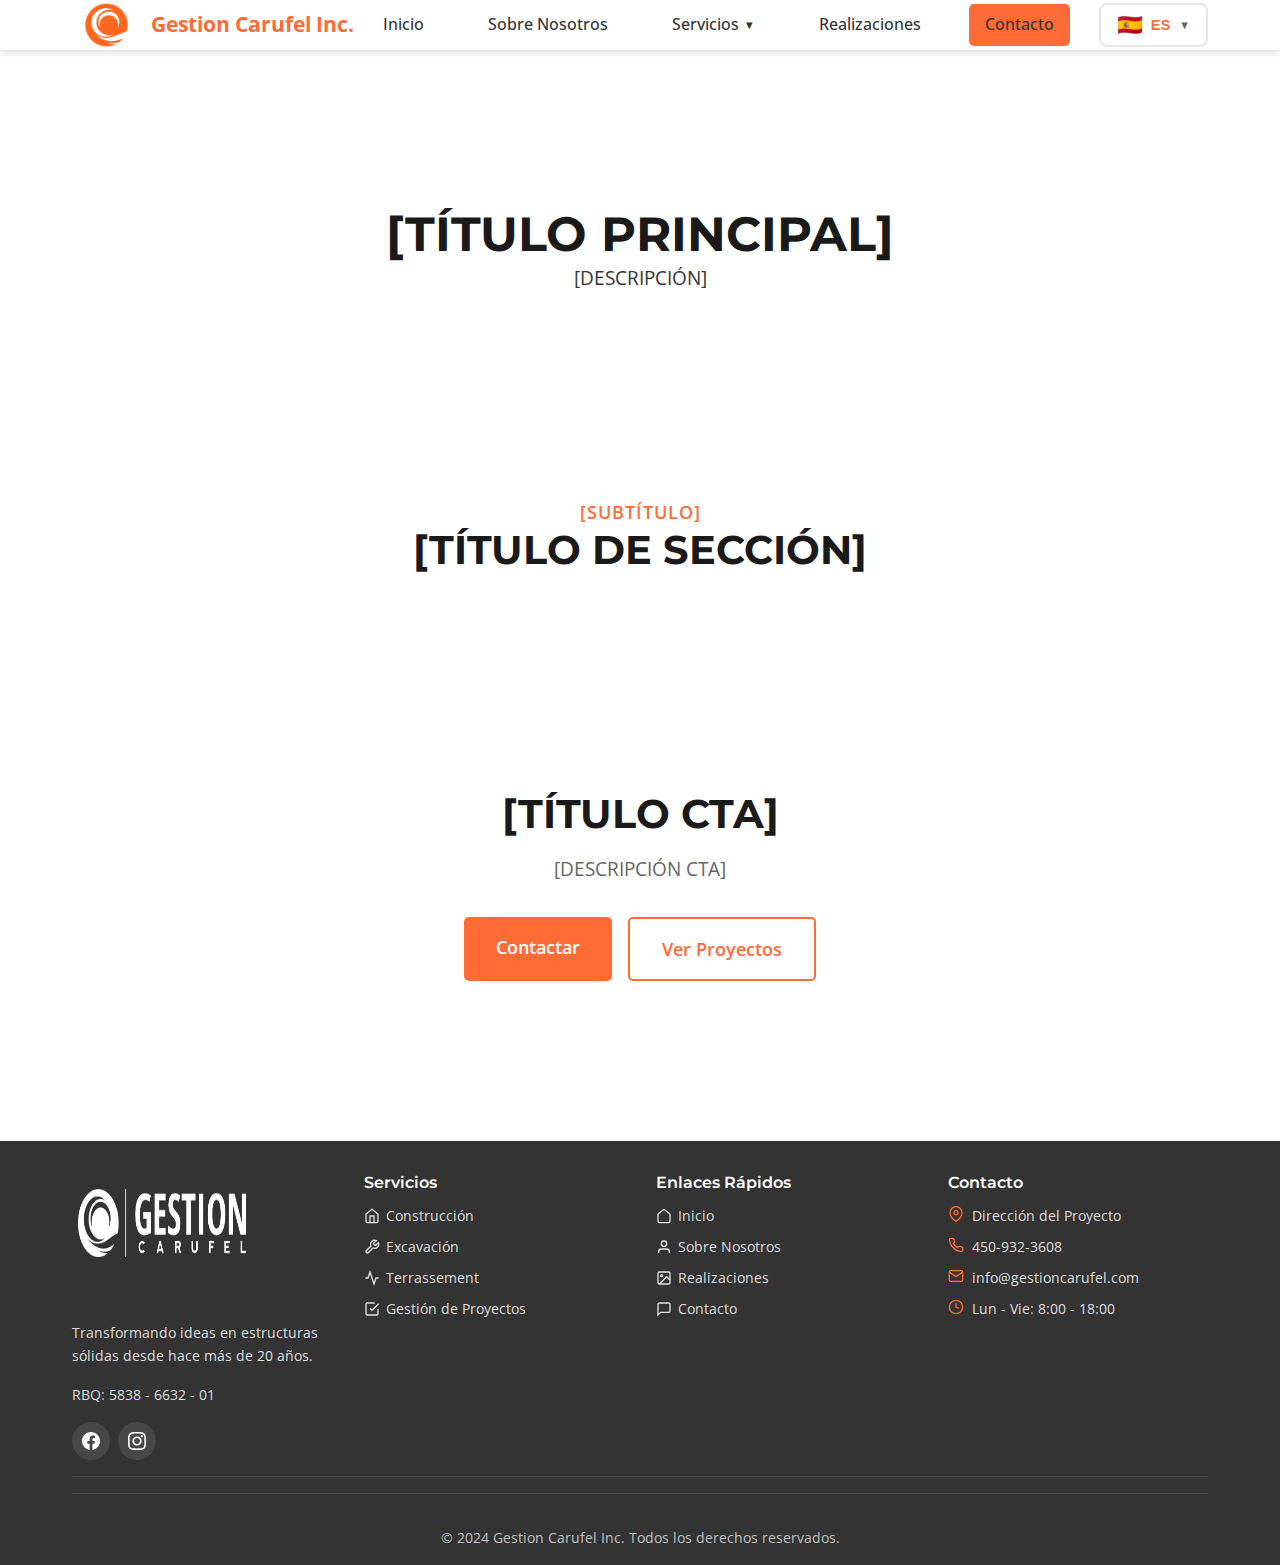
<file: template.html>
<!DOCTYPE html>
<html lang="es">
<head>
    <meta charset="UTF-8">
    <meta name="viewport" content="width=device-width, initial-scale=1.0">
    <meta name="description" content="[DESCRIPCIÓN DE LA PÁGINA]">
    <title>[TÍTULO DE LA PÁGINA] - Gestion Carufel Inc.</title>
    <link rel="icon" type="image/png" sizes="32x32" href="favicon-32x32.png">
    <link rel="icon" type="image/png" sizes="16x16" href="favicon-16x16.png">
    <link rel="stylesheet" href="css/style.css?v=1.0">
    <script src="js/components.js"></script>
</head>
<body>
    <!-- El header se cargará automáticamente desde components.js -->

    <!-- HERO SECTION -->
    <section class="hero" style="min-height: 400px;">
        <div class="container">
            <div style="text-align: center;">
                <h1>[TÍTULO PRINCIPAL]</h1>
                <p style="font-size: 1.2rem; max-width: 800px; margin: 0 auto;">[DESCRIPCIÓN]</p>
            </div>
        </div>
    </section>

    <!-- CONTENIDO PRINCIPAL -->
    <section>
        <div class="container">
            <div class="section-title">
                <p class="subtitle">[SUBTÍTULO]</p>
                <h2>[TÍTULO DE SECCIÓN]</h2>
            </div>
            
            <!-- Aquí va el contenido de la página -->
            
        </div>
    </section>

    <!-- LLAMADA A LA ACCIÓN -->
    <section class="section-alt">
        <div class="container" style="text-align: center; padding: 4rem 2rem;">
            <h2 style="margin-bottom: 1rem;">[TÍTULO CTA]</h2>
            <p style="font-size: 1.2rem; color: var(--gray-medium); margin-bottom: 2rem;">
                [DESCRIPCIÓN CTA]
            </p>
            <div style="display: flex; gap: 1rem; justify-content: center; flex-wrap: wrap;">
                <a href="contacto.html" class="btn btn-primary" style="font-size: 1.1rem; padding: 1rem 2rem;">
                    Contactar
                </a>
                <a href="realizaciones.html" class="btn btn-outline" style="font-size: 1.1rem; padding: 1rem 2rem;">
                    Ver Proyectos
                </a>
            </div>
        </div>
    </section>

    <!-- El footer se cargará automáticamente desde components.js -->

    <!-- Botón Back to Top -->
    <button id="backToTop" class="back-to-top" aria-label="Volver arriba">
        <svg viewBox="0 0 24 24" fill="currentColor">
            <path d="M7.41 15.41L12 10.83l4.59 4.58L18 14l-6-6-6 6z"/>
        </svg>
    </button>

    <script src="js/main.js"></script>
</body>
</html>
</file>
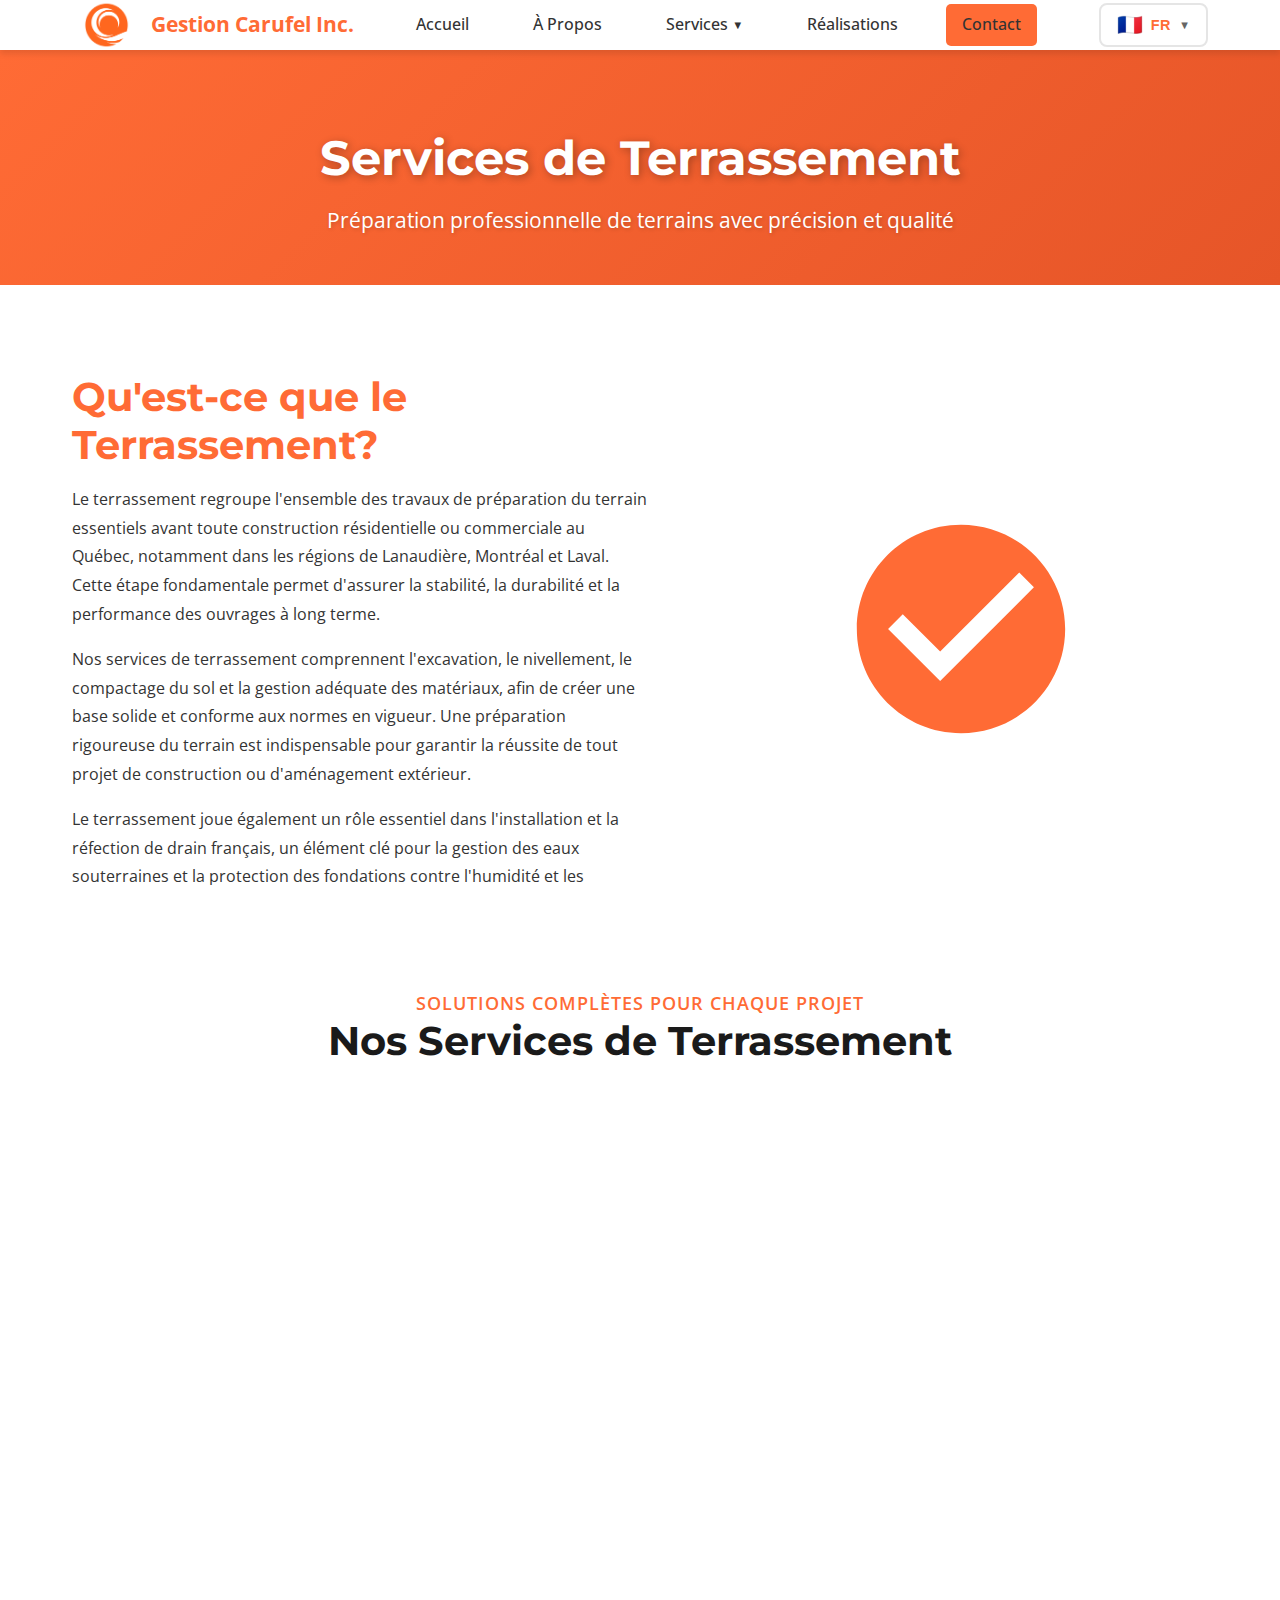
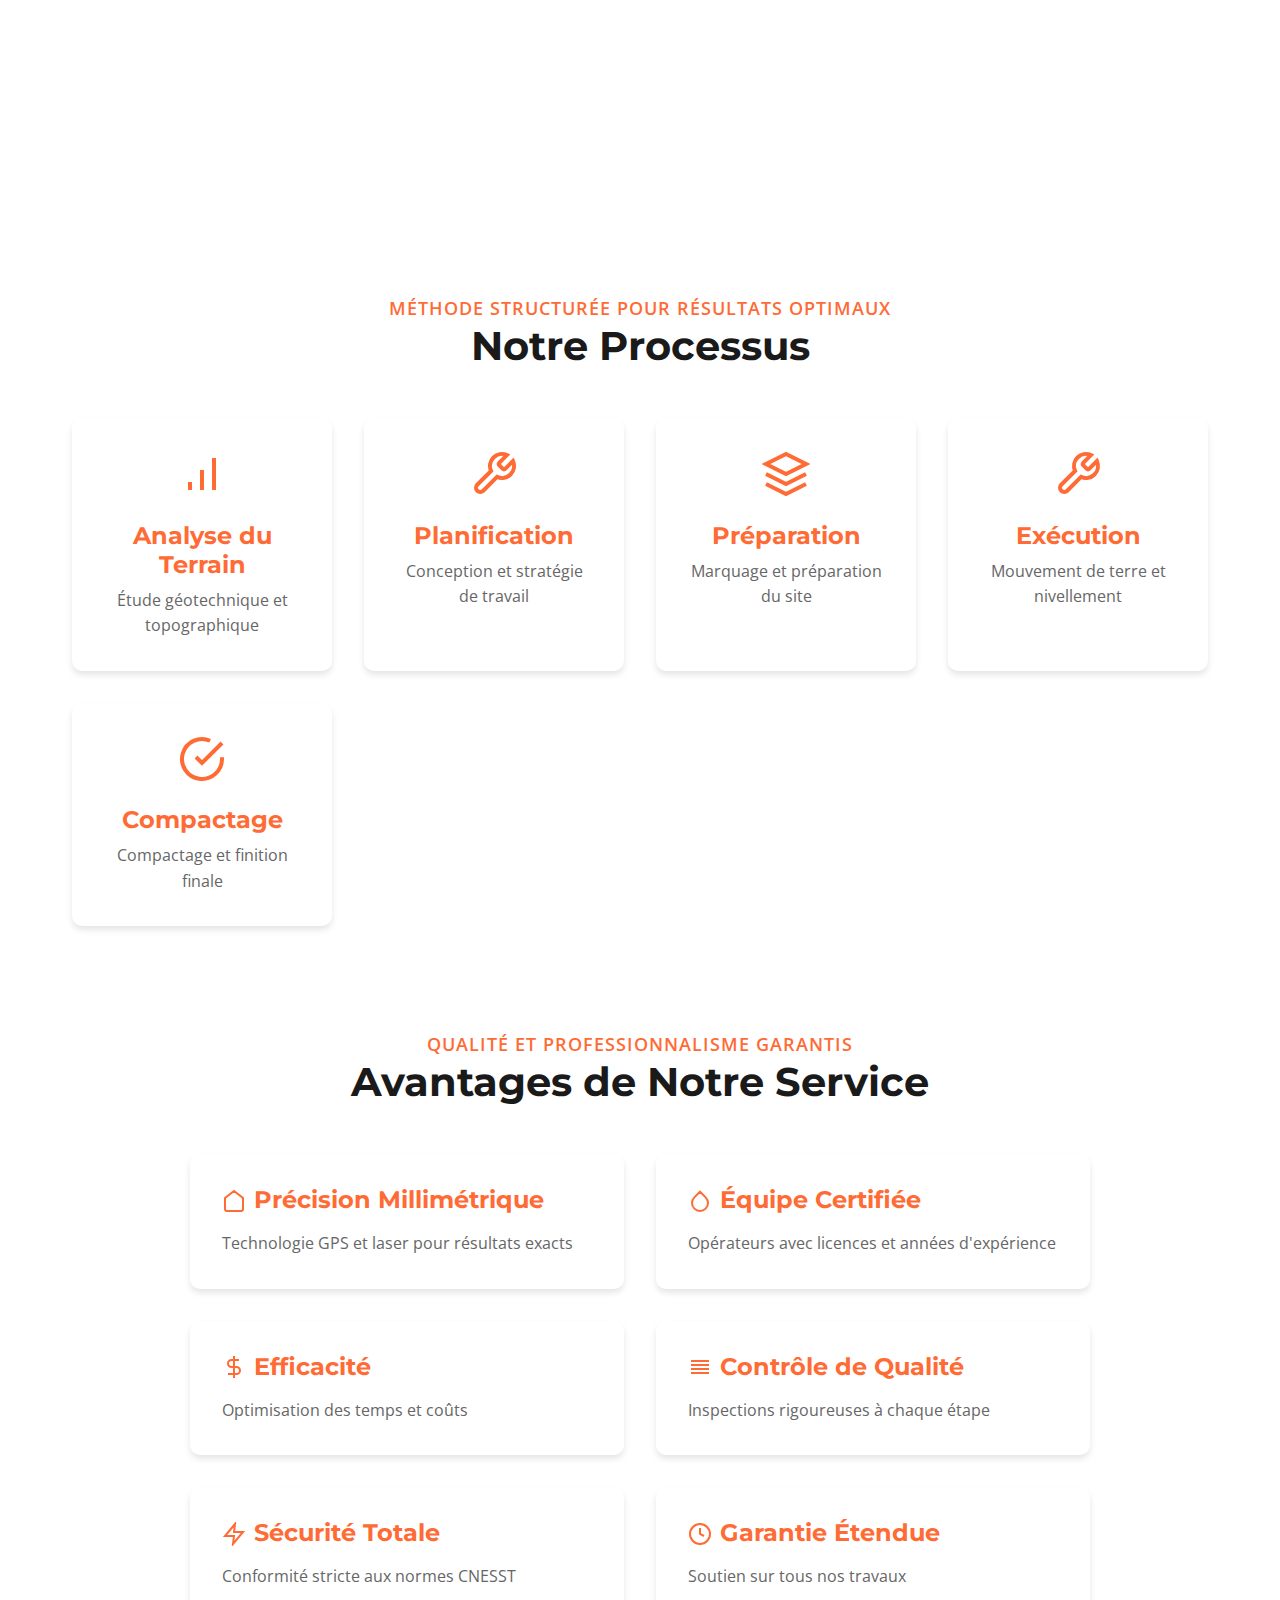
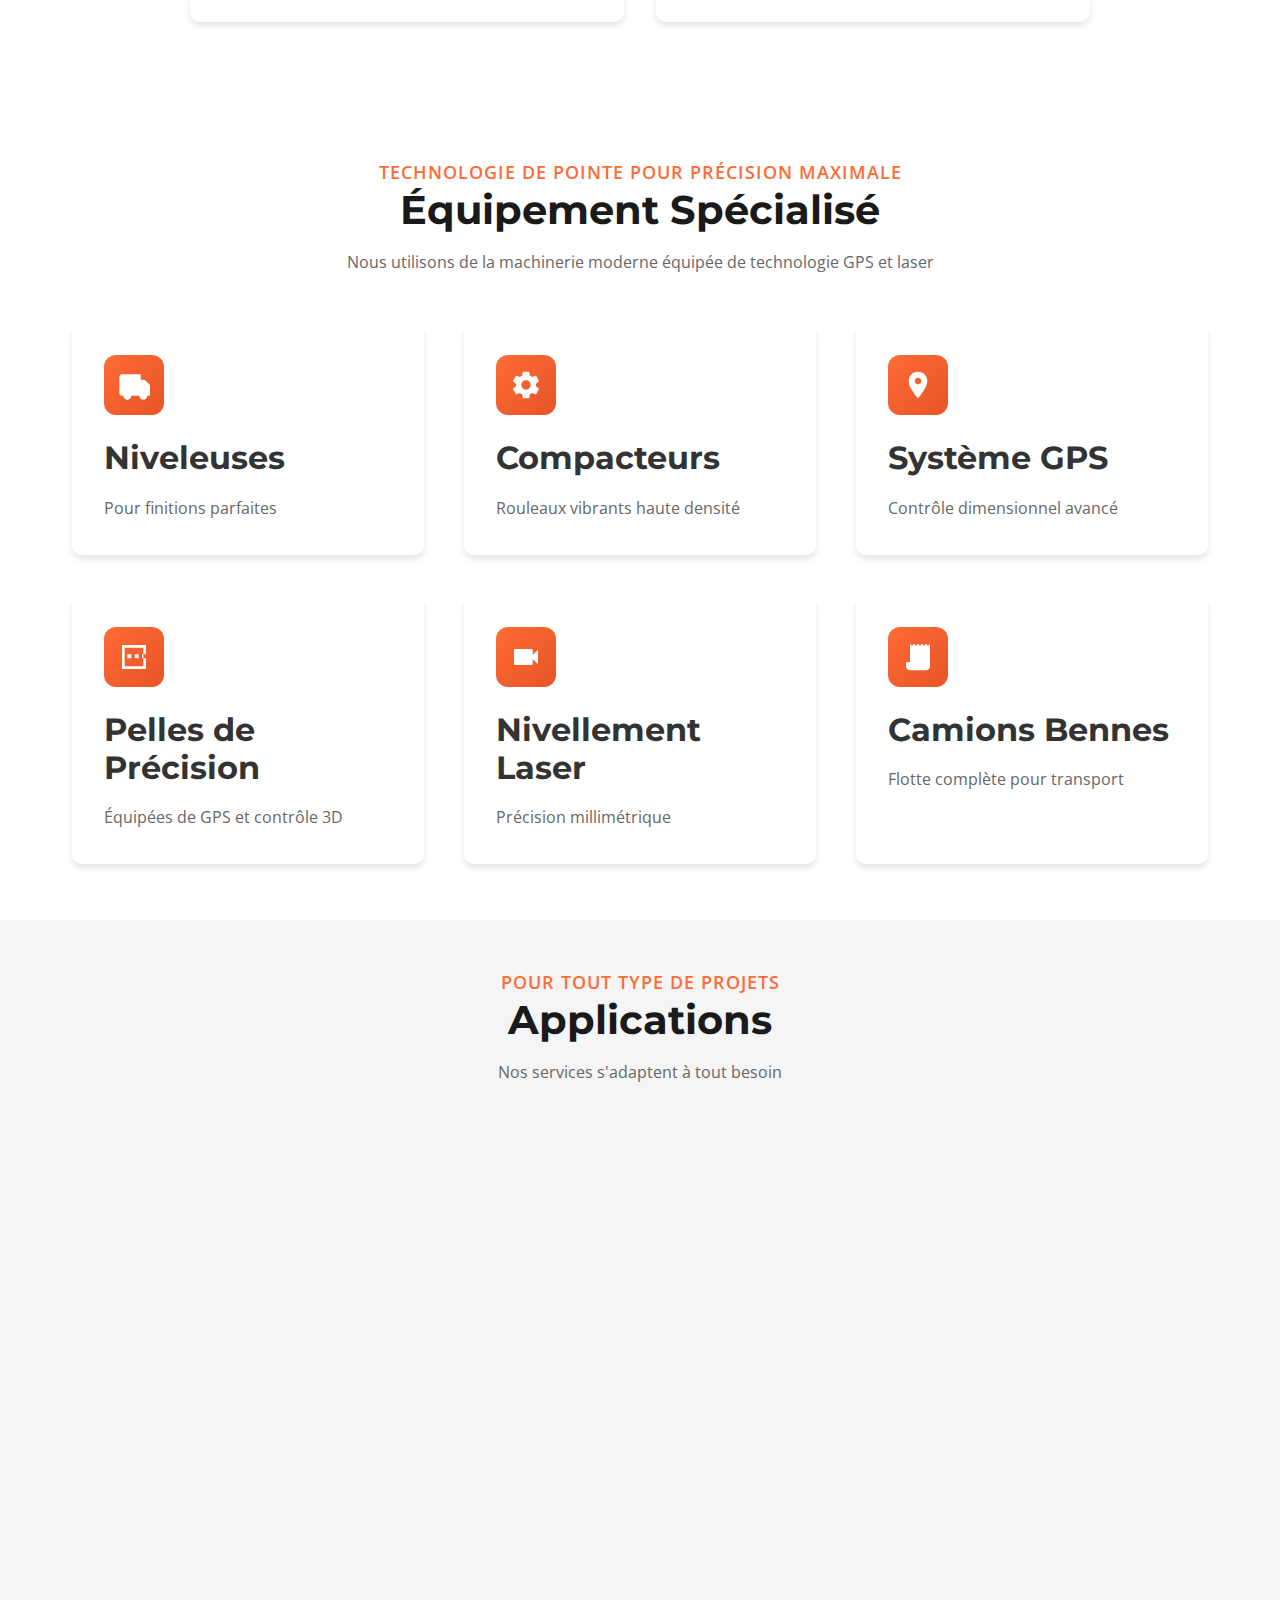
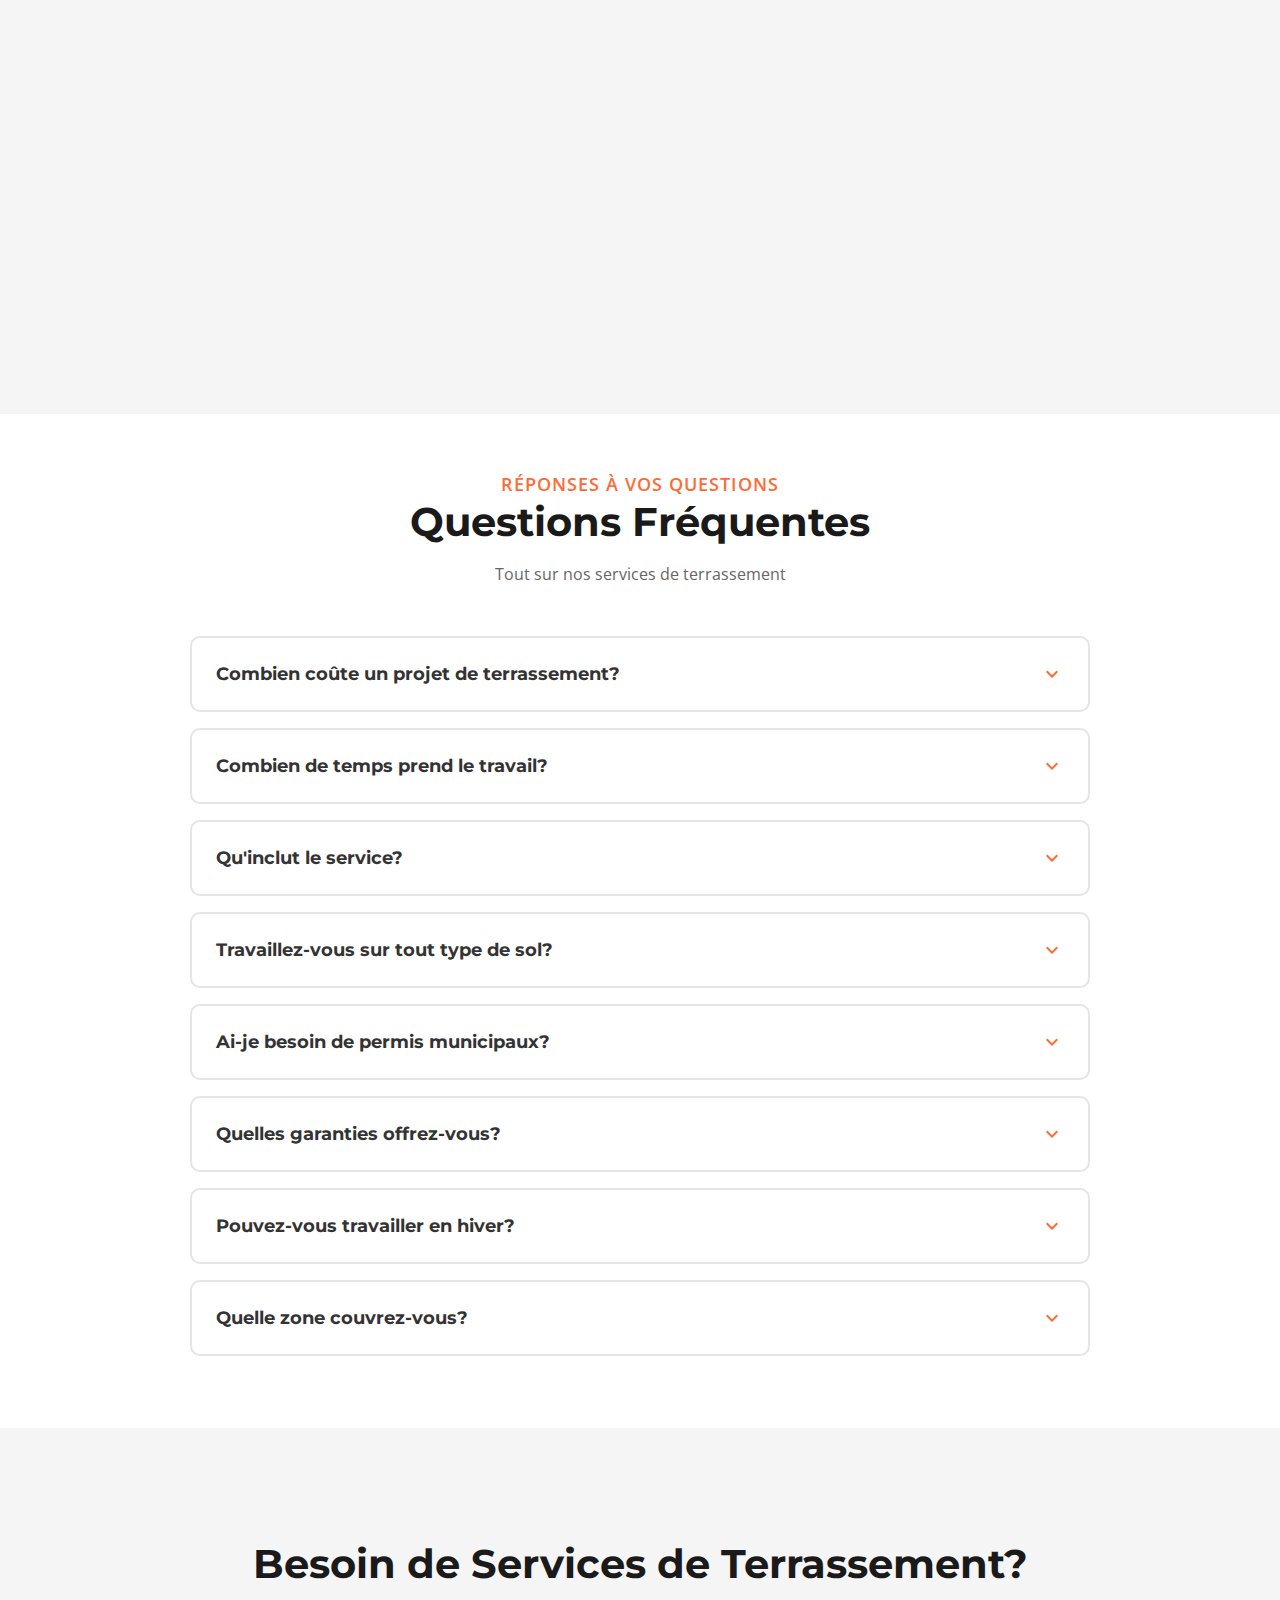
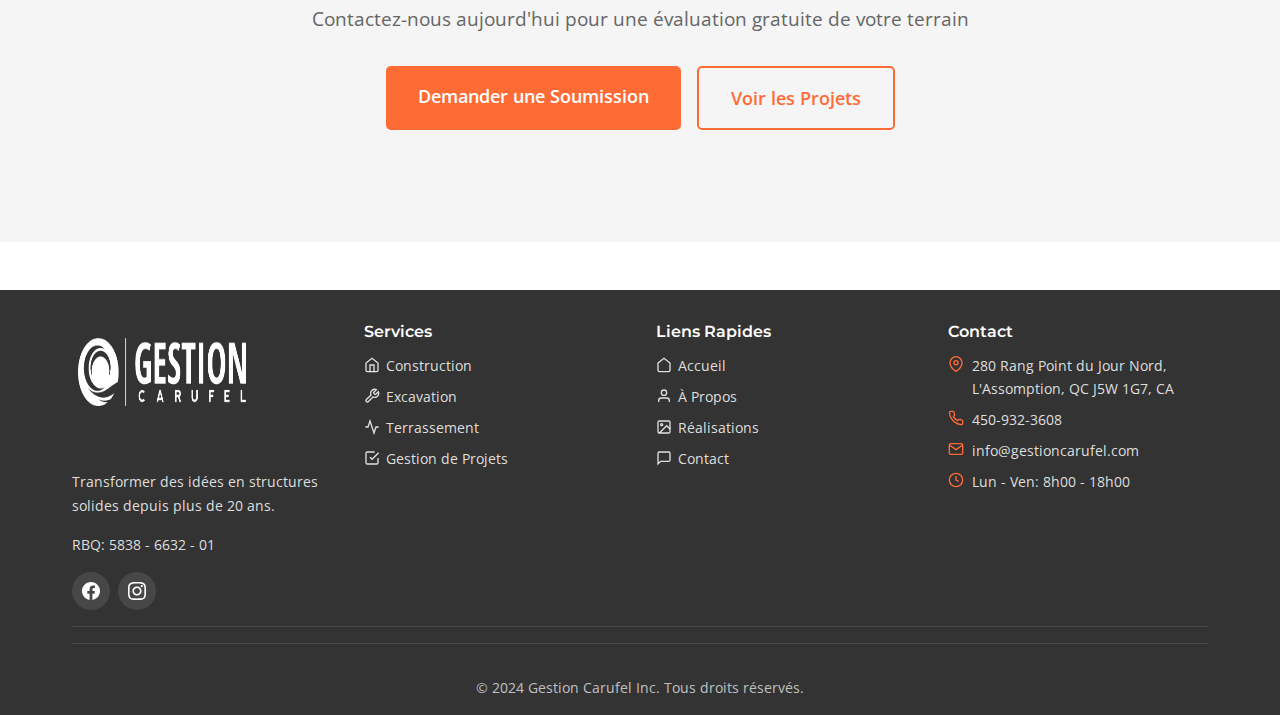
<file: terrassement.html>
<!DOCTYPE html>
<html lang="es">
<head>
    <meta charset="UTF-8">
    <meta name="viewport" content="width=device-width, initial-scale=1.0">
    <meta name="description" content="Servicios profesionales de terrassement - preparación y nivelación de terrenos.">
    <title>Terrassement - Gestion Carufel Inc.</title>
    <link rel="icon" type="image/png" sizes="32x32" href="favicon-32x32.png">
    <link rel="icon" type="image/png" sizes="16x16" href="favicon-16x16.png">
    <link rel="stylesheet" href="css/style.css?v=1.0">
    <script src="js/components.js"></script>
</head>
<body>
    <!-- El header se cargará automáticamente desde components.js -->

    <!-- HERO SECTION -->
    <section class="page-hero">
        <div class="container">
            <h1><span data-i18n="terrassement.hero.title">Servicios de</span> <span class="highlight" data-i18n="terrassement.hero.title.highlight">Terrassement</span></h1>
            <p data-i18n="terrassement.hero.subtitle">Preparación profesional y nivelación de terrenos. La base perfecta para cualquier proyecto de construcción.</p>
        </div>
    </section>

    <!-- ¿QUÉ ES TERRASSEMENT? -->
    <section>
        <div class="container">
            <div class="about-content">
                <div class="about-text-wrapper">
                    <h2 style="color: var(--primary-color); margin-bottom: 1rem;" data-i18n="terrassement.what.title">¿Qué es el Terrassement?</h2>
                    <div class="about-text">
                        <p style="margin-bottom: 1rem;" data-i18n="terrassement.what.p1">
                            El terrassement es un proceso fundamental en la construcción que consiste en la preparación del terreno mediante excavación, relleno, nivelación y compactación. Es la base sobre la cual se construye cualquier estructura sólida y duradera.
                        </p>
                        <p style="margin-bottom: 1rem;" data-i18n="terrassement.what.p2">
                            Un terrassement bien ejecutado garantiza la estabilidad de la construcción, previene problemas estructurales futuros y asegura un drenaje adecuado del agua.
                        </p>
                        <p style="margin-bottom: 1rem;" data-i18n="terrassement.what.p3">
                            Nuestro equipo especializado cuenta con la experiencia y maquinaria necesaria para realizar trabajos de terrassement de cualquier magnitud con precisión milimétrica.
                        </p>
                        <p style="margin-bottom: 1rem;" data-i18n="terrassement.what.p4">
                            Nuestro equipo especializado cuenta con la experiencia y maquinaria necesaria para realizar trabajos de terrassement de cualquier magnitud con precisión milimétrica.
                        </p>
                        <p data-i18n="terrassement.what.p5">
                            Nuestro equipo especializado cuenta con la experiencia y maquinaria necesaria para realizar trabajos de terrassement de cualquier magnitud con precisión milimétrica.
                        </p>
                    </div>
                </div>
                <div class="about-image">
                    <svg style="width: 100%; height: 100%; max-width: 250px; max-height: 250px; margin: 0 auto; color: var(--primary-color); fill: var(--primary-color);" viewBox="0 0 24 24" fill="currentColor">
                        <path d="M12 2C6.48 2 2 6.48 2 12s4.48 10 10 10 10-4.48 10-10S17.52 2 12 2zm-2 15l-5-5 1.41-1.41L10 14.17l7.59-7.59L19 8l-9 9z"/>
                    </svg>
                </div>
            </div>
        </div>
    </section>

    <!-- SERVICIOS -->
    <section class="section-alt">
        <div class="container">
            <div class="section-title">
                <p class="subtitle" data-i18n="terrassement.services.subtitle">Nuestros Servicios</p>
                <h2 data-i18n="terrassement.services.title">Trabajos de Terrassement</h2>
            </div>
            
            <div class="features-grid">
                <div class="feature-item">
                    <svg class="feature-icon" viewBox="0 0 24 24" fill="currentColor">
                        <path d="M19 3H5c-1.1 0-2 .9-2 2v14c0 1.1.9 2 2 2h14c1.1 0 2-.9 2-2V5c0-1.1-.9-2-2-2zm-5 14H7v-2h7v2zm3-4H7v-2h10v2zm0-4H7V7h10v2z"/>
                    </svg>
                    <h4 data-i18n="terrassement.leveling.title">Nivelación de Terrenos</h4>
                    <ul style="text-align: left; color: var(--gray-medium); line-height: 1.8; margin-top: 0.5rem; font-size: 0.95rem;">
                        <li data-i18n="terrassement.leveling.item1">Excavation et nivellement</li>
                        <li data-i18n="terrassement.leveling.item2">Correction des pentes</li>
                        <li data-i18n="terrassement.leveling.item3">Compactage du sol</li>
                        <li data-i18n="terrassement.leveling.item4">Mise à niveau topographique</li>
                    </ul>
                </div>
                
                <div class="feature-item">
                    <svg class="feature-icon" viewBox="0 0 24 24" fill="currentColor">
                        <path d="M10 20v-6h4v6h5v-8h3L12 3 2 12h3v8z"/>
                    </svg>
                    <h4 data-i18n="terrassement.foundation.title">Terrassement para Cimientos</h4>
                    <ul style="text-align: left; color: var(--gray-medium); line-height: 1.8; margin-top: 0.5rem; font-size: 0.95rem;">
                        <li data-i18n="terrassement.foundation.item1">Excavation pour fondations</li>
                        <li data-i18n="terrassement.foundation.item2">Préparation de la base</li>
                        <li data-i18n="terrassement.foundation.item3">Nivellement précis</li>
                        <li data-i18n="terrassement.foundation.item4">Compactage structurel</li>
                    </ul>
                </div>
                
                <div class="feature-item">
                    <svg class="feature-icon" viewBox="0 0 24 24" fill="currentColor">
                        <path d="M3 13h8V3H3v10zm0 8h8v-6H3v6zm10 0h8V11h-8v10zm0-18v6h8V3h-8z"/>
                    </svg>
                    <h4 data-i18n="terrassement.patios.title">Patios et Terrasses</h4>
                    <ul style="text-align: left; color: var(--gray-medium); line-height: 1.8; margin-top: 0.5rem; font-size: 0.95rem;">
                        <li data-i18n="terrassement.patios.item1">Patios en pavé uni</li>
                        <li data-i18n="terrassement.patios.item2">Terrasses en bois et composite</li>
                        <li data-i18n="terrassement.patios.item3">Préparation et fondation</li>
                        <li data-i18n="terrassement.patios.item4">Installation complète</li>
                    </ul>
                </div>
                
                <div class="feature-item">
                    <svg class="feature-icon" viewBox="0 0 24 24" fill="currentColor">
                        <path d="M12 2c1.1 0 2 .9 2 2s-.9 2-2 2-2-.9-2-2 .9-2 2-2zm9 7h-6v13h-2v-6h-2v6H9V9H3V7h18v2z"/>
                    </svg>
                    <h4 data-i18n="terrassement.drainage.title">Sistemas de Drenaje</h4>
                    <ul style="text-align: left; color: var(--gray-medium); line-height: 1.8; margin-top: 0.5rem; font-size: 0.95rem;">
                        <li data-i18n="terrassement.drainage.item1">Drain français périphérique</li>
                        <li data-i18n="terrassement.drainage.item2">Correction de pentes</li>
                        <li data-i18n="terrassement.drainage.item3">Gestion des eaux pluviales</li>
                        <li data-i18n="terrassement.drainage.item4">Prévention d'infiltrations</li>
                    </ul>
                </div>
                
                <div class="feature-item">
                    <svg class="feature-icon" viewBox="0 0 24 24" fill="currentColor">
                        <path d="M19.43 12.98c.04-.32.07-.64.07-.98s-.03-.66-.07-.98l2.11-1.65c.19-.15.24-.42.12-.64l-2-3.46c-.12-.22-.39-.3-.61-.22l-2.49 1c-.52-.4-1.08-.73-1.69-.98l-.38-2.65C14.46 2.18 14.25 2 14 2h-4c-.25 0-.46.18-.49.42l-.38 2.65c-.61.25-1.17.59-1.69.98l-2.49-1c-.23-.09-.49 0-.61.22l-2 3.46c-.13.22-.07.49.12.64l2.11 1.65c-.04.32-.07.65-.07.98s.03.66.07.98l-2.11 1.65c-.19.15-.24.42-.12.64l2 3.46c.12.22.39.3.61.22l2.49-1c.52.4 1.08.73 1.69.98l.38 2.65c.03.24.24.42.49.42h4c.25 0 .46-.18.49-.42l.38-2.65c.61-.25 1.17-.59 1.69-.98l2.49 1c.23.09.49 0 .61-.22l2-3.46c.12-.22.07-.49-.12-.64l-2.11-1.65zM12 15.5c-1.93 0-3.5-1.57-3.5-3.5s1.57-3.5 3.5-3.5 3.5 1.57 3.5 3.5-1.57 3.5-3.5 3.5z"/>
                    </svg>
                    <h4 data-i18n="terrassement.earthmoving.title">Movimiento de Tierra</h4>
                    <ul style="text-align: left; color: var(--gray-medium); line-height: 1.8; margin-top: 0.5rem; font-size: 0.95rem;">
                        <li data-i18n="terrassement.earthmoving.item1">Excavation de grands volumes</li>
                        <li data-i18n="terrassement.earthmoving.item2">Transport de matériaux</li>
                        <li data-i18n="terrassement.earthmoving.item3">Déblai et remblai</li>
                        <li data-i18n="terrassement.earthmoving.item4">Nivellement de terrains</li>
                    </ul>
                </div>
                
                <div class="feature-item">
                    <svg class="feature-icon" viewBox="0 0 24 24" fill="currentColor">
                        <path d="M12 2C8.13 2 5 5.13 5 9c0 5.25 7 13 7 13s7-7.75 7-13c0-3.87-3.13-7-7-7zm0 9.5c-1.38 0-2.5-1.12-2.5-2.5s1.12-2.5 2.5-2.5 2.5 1.12 2.5 2.5-1.12 2.5-2.5 2.5z"/>
                    </svg>
                    <h4 data-i18n="terrassement.landscaping.title">Aménagement Paysager</h4>
                    <ul style="text-align: left; color: var(--gray-medium); line-height: 1.8; margin-top: 0.5rem; font-size: 0.95rem;">
                        <li data-i18n="terrassement.landscaping.item1">Terrassement et nivellement</li>
                        <li data-i18n="terrassement.landscaping.item2">Installation de drainage</li>
                        <li data-i18n="terrassement.landscaping.item3">Préparation du sol végétal</li>
                        <li data-i18n="terrassement.landscaping.item4">Aménagement complet A-Z</li>
                    </ul>
                </div>
            </div>
        </div>
    </section>

    <!-- PROCESO -->
    <section>
        <div class="container">
            <div class="section-title">
                <p class="subtitle" data-i18n="terrassement.process.subtitle">Nuestro Proceso</p>
                <h2 data-i18n="terrassement.process.title">Proceso de Terrassement</h2>
            </div>
            
            <div style="display: grid; grid-template-columns: repeat(auto-fit, minmax(250px, 1fr)); gap: 2rem; margin-top: 2rem;">
                <div style="background: white; padding: 2rem; border-radius: 10px; box-shadow: 0 4px 6px rgba(0,0,0,0.1); text-align: center;">
                    <svg style="width: 3rem; height: 3rem; margin: 0 auto 1rem; color: var(--primary-color); stroke: var(--primary-color);" viewBox="0 0 24 24" fill="none" stroke="currentColor" stroke-width="2">
                        <line x1="12" y1="20" x2="12" y2="10"/>
                        <line x1="18" y1="20" x2="18" y2="4"/>
                        <line x1="6" y1="20" x2="6" y2="16"/>
                    </svg>
                    <h4 style="color: var(--primary-color); margin-bottom: 0.5rem;" data-i18n="terrassement.process.step1.title">Planificación</h4>
                    <p style="color: var(--gray-medium);" data-i18n="terrassement.process.step1.desc">Diseño del plan de trabajo con niveles y pendientes exactas.</p>
                </div>
                
                <div style="background: white; padding: 2rem; border-radius: 10px; box-shadow: 0 4px 6px rgba(0,0,0,0.1); text-align: center;">
                    <svg style="width: 3rem; height: 3rem; margin: 0 auto 1rem; color: var(--primary-color); stroke: var(--primary-color);" viewBox="0 0 24 24" fill="none" stroke="currentColor" stroke-width="2">
                        <path d="M14.7 6.3a1 1 0 0 0 0 1.4l1.6 1.6a1 1 0 0 0 1.4 0l3.77-3.77a6 6 0 0 1-7.94 7.94l-6.91 6.91a2.12 2.12 0 0 1-3-3l6.91-6.91a6 6 0 0 1 7.94-7.94l-3.76 3.76z"/>
                    </svg>
                    <h4 style="color: var(--primary-color); margin-bottom: 0.5rem;" data-i18n="terrassement.process.step2.title">Excavación</h4>
                    <p style="color: var(--gray-medium);" data-i18n="terrassement.process.step2.desc">Remoción de tierra excedente y preparación del área de trabajo.</p>
                </div>
                
                <div style="background: white; padding: 2rem; border-radius: 10px; box-shadow: 0 4px 6px rgba(0,0,0,0.1); text-align: center;">
                    <svg style="width: 3rem; height: 3rem; margin: 0 auto 1rem; color: var(--primary-color); stroke: var(--primary-color);" viewBox="0 0 24 24" fill="none" stroke="currentColor" stroke-width="2">
                        <polygon points="12 2 2 7 12 12 22 7 12 2"/>
                        <polyline points="2 17 12 22 22 17"/>
                        <polyline points="2 12 12 17 22 12"/>
                    </svg>
                    <h4 style="color: var(--primary-color); margin-bottom: 0.5rem;" data-i18n="terrassement.process.step3.title">Nivelación</h4>
                    <p style="color: var(--gray-medium);" data-i18n="terrassement.process.step3.desc">Conformación del terreno según especificaciones técnicas del proyecto.</p>
                </div>
                
                <div style="background: white; padding: 2rem; border-radius: 10px; box-shadow: 0 4px 6px rgba(0,0,0,0.1); text-align: center;">
                    <svg style="width: 3rem; height: 3rem; margin: 0 auto 1rem; color: var(--primary-color); stroke: var(--primary-color);" viewBox="0 0 24 24" fill="none" stroke="currentColor" stroke-width="2">
                        <path d="M14.7 6.3a1 1 0 0 0 0 1.4l1.6 1.6a1 1 0 0 0 1.4 0l3.77-3.77a6 6 0 0 1-7.94 7.94l-6.91 6.91a2.12 2.12 0 0 1-3-3l6.91-6.91a6 6 0 0 1 7.94-7.94l-3.76 3.76z"/>
                    </svg>
                    <h4 style="color: var(--primary-color); margin-bottom: 0.5rem;" data-i18n="terrassement.process.step4.title">Compactación</h4>
                    <p style="color: var(--gray-medium);" data-i18n="terrassement.process.step4.desc">Compresión del suelo para lograr densidad y resistencia óptimas.</p>
                </div>
                
                <div style="background: white; padding: 2rem; border-radius: 10px; box-shadow: 0 4px 6px rgba(0,0,0,0.1); text-align: center;">
                    <svg style="width: 3rem; height: 3rem; margin: 0 auto 1rem; color: var(--primary-color); stroke: var(--primary-color);" viewBox="0 0 24 24" fill="none" stroke="currentColor" stroke-width="2">
                        <path d="M22 11.08V12a10 10 0 1 1-5.93-9.14"/>
                        <polyline points="22 4 12 14.01 9 11.01"/>
                    </svg>
                    <h4 style="color: var(--primary-color); margin-bottom: 0.5rem;" data-i18n="terrassement.process.step5.title">Verificación</h4>
                    <p style="color: var(--gray-medium);" data-i18n="terrassement.process.step5.desc">Control de calidad con mediciones topográficas de precisión.</p>
                </div>
            </div>
        </div>
    </section>

    <!-- VENTAJAS -->
    <section class="section-alt">
        <div class="container">
            <div class="section-title">
                <p class="subtitle" data-i18n="terrassement.benefits.subtitle">Beneficios</p>
                <h2 data-i18n="terrassement.benefits.title">Importancia del Terrassement Profesional</h2>
            </div>
            
            <div style="max-width: 900px; margin: 2rem auto;">
                <div style="display: grid; grid-template-columns: repeat(auto-fit, minmax(300px, 1fr)); gap: 2rem;">
                    <div style="background: white; padding: 2rem; border-radius: 10px; box-shadow: 0 4px 6px rgba(0,0,0,0.1);">
                        <h4 style="color: var(--primary-color); margin-bottom: 1rem; display: flex; align-items: center; gap: 0.5rem;">
                            <svg style="width: 1.5rem; height: 1.5rem; stroke: var(--primary-color);" viewBox="0 0 24 24" fill="none" stroke="currentColor" stroke-width="2">
                                <path d="M3 9l9-7 9 7v11a2 2 0 0 1-2 2H5a2 2 0 0 1-2-2z"/>
                            </svg>
                            <span data-i18n="terrassement.benefits.card1.title">Estabilidad Estructural</span>
                        </h4>
                        <p style="color: var(--gray-medium);" data-i18n="terrassement.benefits.card1.desc">
                            Un terreno bien preparado previene asentamientos diferenciales y garantiza la estabilidad a largo plazo de cualquier construcción.
                        </p>
                    </div>
                    
                    <div style="background: white; padding: 2rem; border-radius: 10px; box-shadow: 0 4px 6px rgba(0,0,0,0.1);">
                        <h4 style="color: var(--primary-color); margin-bottom: 1rem; display: flex; align-items: center; gap: 0.5rem;">
                            <svg style="width: 1.5rem; height: 1.5rem; stroke: var(--primary-color);" viewBox="0 0 24 24" fill="none" stroke="currentColor" stroke-width="2">
                                <path d="M12 2.69l5.66 5.66a8 8 0 1 1-11.31 0z"/>
                            </svg>
                            <span data-i18n="terrassement.benefits.card2.title">Drenaje Adecuado</span>
                        </h4>
                        <p style="color: var(--gray-medium);" data-i18n="terrassement.benefits.card2.desc">
                            La correcta nivelación y pendiente aseguran el flujo apropiado de agua, evitando inundaciones y problemas de humedad.
                        </p>
                    </div>
                    
                    <div style="background: white; padding: 2rem; border-radius: 10px; box-shadow: 0 4px 6px rgba(0,0,0,0.1);">
                        <h4 style="color: var(--primary-color); margin-bottom: 1rem; display: flex; align-items: center; gap: 0.5rem;">
                            <svg style="width: 1.5rem; height: 1.5rem; stroke: var(--primary-color);" viewBox="0 0 24 24" fill="none" stroke="currentColor" stroke-width="2">
                                <line x1="12" y1="1" x2="12" y2="23"/>
                                <path d="M17 5H9.5a3.5 3.5 0 0 0 0 7h5a3.5 3.5 0 0 1 0 7H6"/>
                            </svg>
                            <span data-i18n="terrassement.benefits.card3.title">Ahorro a Largo Plazo</span>
                        </h4>
                        <p style="color: var(--gray-medium);" data-i18n="terrassement.benefits.card3.desc">
                            Invertir en terrassement de calidad previene costosas reparaciones futuras y prolonga la vida útil de las estructuras.
                        </p>
                    </div>
                    
                    <div style="background: white; padding: 2rem; border-radius: 10px; box-shadow: 0 4px 6px rgba(0,0,0,0.1);">
                        <h4 style="color: var(--primary-color); margin-bottom: 1rem; display: flex; align-items: center; gap: 0.5rem;">
                            <svg style="width: 1.5rem; height: 1.5rem; stroke: var(--primary-color);" viewBox="0 0 24 24" fill="none" stroke="currentColor" stroke-width="2">
                                <line x1="21" y1="10" x2="3" y2="10"/>
                                <line x1="21" y1="6" x2="3" y2="6"/>
                                <line x1="21" y1="14" x2="3" y2="14"/>
                                <line x1="21" y1="18" x2="3" y2="18"/>
                            </svg>
                            <span data-i18n="terrassement.benefits.card4.title">Precisión Milimétrica</span>
                        </h4>
                        <p style="color: var(--gray-medium);" data-i18n="terrassement.benefits.card4.desc">
                            Utilizamos tecnología topográfica avanzada para lograr niveles exactos según especificaciones del proyecto.
                        </p>
                    </div>
                    
                    <div style="background: white; padding: 2rem; border-radius: 10px; box-shadow: 0 4px 6px rgba(0,0,0,0.1);">
                        <h4 style="color: var(--primary-color); margin-bottom: 1rem; display: flex; align-items: center; gap: 0.5rem;">
                            <svg style="width: 1.5rem; height: 1.5rem; stroke: var(--primary-color);" viewBox="0 0 24 24" fill="none" stroke="currentColor" stroke-width="2">
                                <polygon points="13 2 3 14 12 14 11 22 21 10 12 10 13 2"/>
                            </svg>
                            <span data-i18n="terrassement.benefits.card5.title">Eficiencia</span>
                        </h4>
                        <p style="color: var(--gray-medium);" data-i18n="terrassement.benefits.card5.desc">
                            Terrenos bien preparados facilitan y aceleran las siguientes fases de construcción, optimizando tiempos y costos.
                        </p>
                    </div>
                    
                    <div style="background: white; padding: 2rem; border-radius: 10px; box-shadow: 0 4px 6px rgba(0,0,0,0.1);">
                        <h4 style="color: var(--primary-color); margin-bottom: 1rem; display: flex; align-items: center; gap: 0.5rem;">
                            <svg style="width: 1.5rem; height: 1.5rem; stroke: var(--primary-color);" viewBox="0 0 24 24" fill="none" stroke="currentColor" stroke-width="2">
                                <path d="M12 22c5.523 0 10-4.477 10-10S17.523 2 12 2 2 6.477 2 12s4.477 10 10 10z"/>
                                <path d="M12 6v6l4 2"/>
                            </svg>
                            <span data-i18n="terrassement.benefits.card6.title">Sostenibilidad</span>
                        </h4>
                        <p style="color: var(--gray-medium);" data-i18n="terrassement.benefits.card6.desc">
                            Gestión responsable de materiales y técnicas que minimizan el impacto ambiental del proyecto.
                        </p>
                    </div>
                </div>
            </div>
        </div>
    </section>

    <!-- EQUIPOS Y TÉCNICAS -->
    <section>
        <div class="container">
            <div class="section-title" style="text-align: center; max-width: 800px; margin: 0 auto 3rem;">
                <p class="subtitle" data-i18n="terrassement.equipment.subtitle">Equipos Especializados</p>
                <h2 data-i18n="terrassement.equipment.title">Tecnología de Punta para Terrassement</h2>
                <p style="color: var(--gray-medium);" data-i18n="terrassement.equipment.desc">
                    Contamos con maquinaria moderna y tecnología de medición precisa
                </p>
            </div>

            <div style="display: grid; grid-template-columns: repeat(auto-fit, minmax(300px, 1fr)); gap: 2.5rem;">
                <div style="background-color: var(--white); padding: 2rem; border-radius: 10px; box-shadow: 0 4px 6px rgba(0,0,0,0.1);">
                    <div style="width: 60px; height: 60px; background: linear-gradient(135deg, var(--primary-color), var(--primary-dark)); border-radius: 12px; display: flex; align-items: center; justify-content: center; margin-bottom: 1.5rem;">
                        <svg viewBox="0 0 24 24" fill="white" style="width: 32px; height: 32px;">
                            <path d="M20,8h-3V4H3C1.9,4,1,4.9,1,6v12c0,1.1,0.9,2,2,2h1c0,1.66,1.34,3,3,3s3-1.34,3-3h6c0,1.66,1.34,3,3,3s3-1.34,3-3h1c1.1,0,2-0.9,2-2v-5L20,8z"/>
                        </svg>
                    </div>
                    <h3 style="margin-bottom: 1rem; color: var(--gray-dark);" data-i18n="terrassement.equipment.grader.title">Motoniveladoras</h3>
                    <p style="color: var(--gray-medium); line-height: 1.8;" data-i18n="terrassement.equipment.grader.desc">
                        Equipos de alta precisión para nivelación perfecta de grandes superficies. Ideales para preparación de terrenos comerciales, estacionamientos y vías de acceso.
                    </p>
                </div>

                <div style="background-color: var(--white); padding: 2rem; border-radius: 10px; box-shadow: 0 4px 6px rgba(0,0,0,0.1);">
                    <div style="width: 60px; height: 60px; background: linear-gradient(135deg, var(--primary-color), var(--primary-dark)); border-radius: 12px; display: flex; align-items: center; justify-content: center; margin-bottom: 1.5rem;">
                        <svg viewBox="0 0 24 24" fill="white" style="width: 32px; height: 32px;">
                            <path d="M19.43 12.98c.04-.32.07-.64.07-.98s-.03-.66-.07-.98l2.11-1.65c.19-.15.24-.42.12-.64l-2-3.46c-.12-.22-.39-.3-.61-.22l-2.49 1c-.52-.4-1.08-.73-1.69-.98l-.38-2.65C14.46 2.18 14.25 2 14 2h-4c-.25 0-.46.18-.49.42l-.38 2.65c-.61.25-1.17.59-1.69.98l-2.49-1c-.23-.09-.49 0-.61.22l-2 3.46c-.13.22-.07.49.12.64l2.11 1.65c-.04.32-.07.65-.07.98s.03.66.07.98l-2.11 1.65c-.19.15-.24.42-.12.64l2 3.46c.12.22.39.3.61.22l2.49-1c.52.4 1.08.73 1.69.98l.38 2.65c.03.24.24.42.49.42h4c.25 0 .46-.18.49-.42l.38-2.65c.61-.25 1.17-.59 1.69-.98l2.49 1c.23.09.49 0 .61-.22l2-3.46c.12-.22.07-.49-.12-.64l-2.11-1.65zM12 15.5c-1.93 0-3.5-1.57-3.5-3.5s1.57-3.5 3.5-3.5 3.5 1.57 3.5 3.5-1.57 3.5-3.5 3.5z"/>
                        </svg>
                    </div>
                    <h3 style="margin-bottom: 1rem; color: var(--gray-dark);" data-i18n="terrassement.equipment.compactor.title">Compactadoras Vibratorias</h3>
                    <p style="color: var(--gray-medium); line-height: 1.8;" data-i18n="terrassement.equipment.compactor.desc">
                        Rodillos compactadores de última generación para lograr densidades óptimas del suelo. Garantizan estabilidad y previenen asentamientos futuros.
                    </p>
                </div>

                <div style="background-color: var(--white); padding: 2rem; border-radius: 10px; box-shadow: 0 4px 6px rgba(0,0,0,0.1);">
                    <div style="width: 60px; height: 60px; background: linear-gradient(135deg, var(--primary-color), var(--primary-dark)); border-radius: 12px; display: flex; align-items: center; justify-content: center; margin-bottom: 1.5rem;">
                        <svg viewBox="0 0 24 24" fill="white" style="width: 32px; height: 32px;">
                            <path d="M12 2C8.13 2 5 5.13 5 9c0 5.25 7 13 7 13s7-7.75 7-13c0-3.87-3.13-7-7-7zm0 9.5c-1.38 0-2.5-1.12-2.5-2.5s1.12-2.5 2.5-2.5 2.5 1.12 2.5 2.5-1.12 2.5-2.5 2.5z"/>
                        </svg>
                    </div>
                    <h3 style="margin-bottom: 1rem; color: var(--gray-dark);" data-i18n="terrassement.equipment.gps.title">Estación Total GPS</h3>
                    <p style="color: var(--gray-medium); line-height: 1.8;" data-i18n="terrassement.equipment.gps.desc">
                        Tecnología topográfica de precisión milimétrica para mediciones exactas. Asegura que cada nivel y pendiente cumpla exactamente con las especificaciones.
                    </p>
                </div>

                <div style="background-color: var(--white); padding: 2rem; border-radius: 10px; box-shadow: 0 4px 6px rgba(0,0,0,0.1);">
                    <div style="width: 60px; height: 60px; background: linear-gradient(135deg, var(--primary-color), var(--primary-dark)); border-radius: 12px; display: flex; align-items: center; justify-content: center; margin-bottom: 1.5rem;">
                        <svg viewBox="0 0 24 24" fill="white" style="width: 32px; height: 32px;">
                            <path d="M18,10h3v3h-3V10z M3,3v18h18V3H3z M19,19H5V5h14V19z M7,10h3v3H7V10z M12.5,10h3v3h-3V10z"/>
                        </svg>
                    </div>
                    <h3 style="margin-bottom: 1rem; color: var(--gray-dark);" data-i18n="terrassement.equipment.excavator.title">Excavadoras Hidráulicas</h3>
                    <p style="color: var(--gray-medium); line-height: 1.8;" data-i18n="terrassement.equipment.excavator.desc">
                        Flota de excavadoras de diversos tamaños para movimiento de tierra controlado y excavaciones precisas en la preparación del terreno.
                    </p>
                </div>

                <div style="background-color: var(--white); padding: 2rem; border-radius: 10px; box-shadow: 0 4px 6px rgba(0,0,0,0.1);">
                    <div style="width: 60px; height: 60px; background: linear-gradient(135deg, var(--primary-color), var(--primary-dark)); border-radius: 12px; display: flex; align-items: center; justify-content: center; margin-bottom: 1.5rem;">
                        <svg viewBox="0 0 24 24" fill="white" style="width: 32px; height: 32px;">
                            <path d="M17 10.5V7c0-.55-.45-1-1-1H4c-.55 0-1 .45-1 1v10c0 .55.45 1 1 1h12c.55 0 1-.45 1-1v-3.5l4 4v-11l-4 4z"/>
                        </svg>
                    </div>
                    <h3 style="margin-bottom: 1rem; color: var(--gray-dark);" data-i18n="terrassement.equipment.laser.title">Sistema de Control Láser</h3>
                    <p style="color: var(--gray-medium); line-height: 1.8;" data-i18n="terrassement.equipment.laser.desc">
                        Guía láser en tiempo real para los operadores, garantizando pendientes y niveles exactos durante todo el proceso de nivelación.
                    </p>
                </div>

                <div style="background-color: var(--white); padding: 2rem; border-radius: 10px; box-shadow: 0 4px 6px rgba(0,0,0,0.1);">
                    <div style="width: 60px; height: 60px; background: linear-gradient(135deg, var(--primary-color), var(--primary-dark)); border-radius: 12px; display: flex; align-items: center; justify-content: center; margin-bottom: 1.5rem;">
                        <svg viewBox="0 0 24 24" fill="white" style="width: 32px; height: 32px;">
                            <path d="M19.5,3.5L18,2l-1.5,1.5L15,2l-1.5,1.5L12,2l-1.5,1.5L9,2L7.5,3.5L6,2v14H3v3c0,1.66,1.34,3,3,3h12c1.66,0,3-1.34,3-3V2L19.5,3.5z"/>
                        </svg>
                    </div>
                    <h3 style="margin-bottom: 1rem; color: var(--gray-dark);" data-i18n="terrassement.equipment.trucks.title">Camiones de Volteo</h3>
                    <p style="color: var(--gray-medium); line-height: 1.8;" data-i18n="terrassement.equipment.trucks.desc">
                        Flota de camiones para transporte eficiente de materiales de relleno y remoción de tierra excedente. Servicio rápido y coordinado.
                    </p>
                </div>
            </div>
        </div>
    </section>

    <!-- TIPOS DE TERRASSEMENT -->
    <section style="background-color: var(--gray-lighter);">
        <div class="container">
            <div class="section-title" style="text-align: center; max-width: 800px; margin: 0 auto 3rem;">
                <p class="subtitle" data-i18n="terrassement.applications.subtitle">Aplicaciones</p>
                <h2 data-i18n="terrassement.applications.title">Terrassement para Diferentes Proyectos</h2>
                <p style="color: var(--gray-medium);" data-i18n="terrassement.applications.desc">
                    Soluciones especializadas según el tipo de construcción
                </p>
            </div>

            <div class="services-grid">
                <div class="service-card">
                    <div class="service-icon">
                        <svg viewBox="0 0 24 24" fill="currentColor">
                            <path d="M10 20v-6h4v6h5v-8h3L12 3 2 12h3v8z"/>
                        </svg>
                    </div>
                    <h3 data-i18n="terrassement.applications.residential.title">Terrassement Residencial</h3>
                    <p style="color: var(--gray-medium); line-height: 1.8; margin-top: 1rem;" data-i18n="terrassement.applications.residential.desc">
                        Preparación de terrenos para viviendas unifamiliares, biplexs y condominios. Incluye excavación de sótanos, nivelación para losas y sistemas de drenaje perimetral.
                    </p>
                </div>

                <div class="service-card">
                    <div class="service-icon">
                        <svg viewBox="0 0 24 24" fill="currentColor">
                            <path d="M12 7V3H2v18h20V7H12zM6 19H4v-2h2v2zm0-4H4v-2h2v2zm0-4H4V9h2v2zm0-4H4V5h2v2zm4 12H8v-2h2v2zm0-4H8v-2h2v2zm0-4H8V9h2v2zm0-4H8V5h2v2zm10 12h-8v-2h2v-2h-2v-2h2v-2h-2V9h8v10zm-2-8h-2v2h2v-2zm0 4h-2v2h2v-2z"/>
                        </svg>
                    </div>
                    <h3 data-i18n="terrassement.applications.commercial.title">Terrassement Comercial</h3>
                    <p style="color: var(--gray-medium); line-height: 1.8; margin-top: 1rem;" data-i18n="terrassement.applications.commercial.desc">
                        Preparación de grandes superficies para centros comerciales, oficinas y locales. Nivelación de estacionamientos y áreas de carga con pendientes precisas.
                    </p>
                </div>

                <div class="service-card">
                    <div class="service-icon">
                        <svg viewBox="0 0 24 24" fill="currentColor">
                            <path d="M19 2H9c-1.1 0-2 .9-2 2v5.5c0 .83.67 1.5 1.5 1.5H9v2H7v2h10v-2h-2v-2h.5c.83 0 1.5-.67 1.5-1.5V4c0-1.1-.9-2-2-2zm0 7.5H9V4h10v5.5zM5 16v2H3v6h18v-6h-2v-2H5z"/>
                        </svg>
                    </div>
                    <h3 data-i18n="terrassement.applications.industrial.title">Terrassement Industrial</h3>
                    <p style="color: var(--gray-medium); line-height: 1.8; margin-top: 1rem;" data-i18n="terrassement.applications.industrial.desc">
                        Movimientos masivos de tierra para plantas industriales, bodegas y naves. Compactación reforzada para soportar cargas pesadas y maquinaria.
                    </p>
                </div>

                <div class="service-card">
                    <div class="service-icon">
                        <svg viewBox="0 0 24 24" fill="currentColor">
                            <path d="M3 3v18h18V3H3zm16 16H5V5h14v14zM11 7h2v2h-2zm0 4h2v2h-2zm0 4h2v2h-2zM7 7h2v2H7zm0 4h2v2H7zm0 4h2v2H7zm8-8h2v2h-2zm0 4h2v2h-2zm0 4h2v2h-2z"/>
                        </svg>
                    </div>
                    <h3 data-i18n="terrassement.applications.paveuni.title">Préparation pour Pavé Uni</h3>
                    <p style="color: var(--gray-medium); line-height: 1.8; margin-top: 1rem;" data-i18n="terrassement.applications.paveuni.desc">
                        Préparation spécialisée du terrain pour l'installation de pavé uni. Excavation, mise à niveau, compactage de la base granulaire et pose de membrane géotextile.
                    </p>
                </div>

                <div class="service-card">
                    <div class="service-icon">
                        <svg viewBox="0 0 24 24" fill="currentColor">
                            <path d="M12,2C8.13,2,5,5.13,5,9c0,5.25,7,13,7,13s7-7.75,7-13C19,5.13,15.87,2,12,2z M7,9c0-2.76,2.24-5,5-5s5,2.24,5,5c0,2.88-2.88,7.19-5,9.88C9.92,16.21,7,11.85,7,9z M15,9c0,1.66-1.34,3-3,3s-3-1.34-3-3s1.34-3,3-3S15,7.34,15,9z"/>
                        </svg>
                    </div>
                    <h3 data-i18n="terrassement.applications.landscape.title">Aménagement Paysager</h3>
                    <p style="color: var(--gray-medium); line-height: 1.8; margin-top: 1rem;" data-i18n="terrassement.applications.landscape.desc">
                        Proyectos completos de paisajismo de A a Z. Terrassement, nivelación, instalación de sistemas de drenaje, preparación de suelo y aménagement paysager integral para jardines y espacios verdes.
                    </p>
                </div>

                <div class="service-card">
                    <div class="service-icon">
                        <svg viewBox="0 0 24 24" fill="currentColor">
                            <path d="M19 3H5c-1.1 0-2 .9-2 2v14c0 1.1.9 2 2 2h14c1.1 0 2-.9 2-2V5c0-1.1-.9-2-2-2zM9 17H7v-7h2v7zm4 0h-2V7h2v10zm4 0h-2v-4h2v4z"/>
                        </svg>
                    </div>
                    <h3 data-i18n="terrassement.applications.sports.title">Terrassement Deportivo</h3>
                    <p style="color: var(--gray-medium); line-height: 1.8; margin-top: 1rem;" data-i18n="terrassement.applications.sports.desc">
                        Nivelación ultra-precisa para canchas deportivas, campos de golf y pistas atléticas. Tolerancias milimétricas para superficies deportivas profesionales.
                    </p>
                </div>
            </div>
        </div>
    </section>

    <!-- PREGUNTAS FRECUENTES -->
    <section>
        <div class="container">
            <div class="section-title" style="text-align: center; max-width: 800px; margin: 0 auto 3rem;">
                <p class="subtitle" data-i18n="terrassement.faq.subtitle">FAQ</p>
                <h2 data-i18n="terrassement.faq.title">Preguntas Frecuentes sobre Terrassement</h2>
                <p style="color: var(--gray-medium);" data-i18n="terrassement.faq.desc">
                    Respuestas a las preguntas más comunes sobre preparación de terrenos
                </p>
            </div>

            <div style="max-width: 900px; margin: 0 auto;">
                <div class="faq-item">
                    <div class="faq-question">
                        <h3 style="font-size: 1.1rem; color: var(--gray-dark); margin: 0;" data-i18n="terrassement.faq.q1">¿Cuánto cuesta el terrassement de un terreno?</h3>
                        <svg viewBox="0 0 24 24" fill="var(--primary-color)" style="width: 24px; height: 24px; min-width: 24px;">
                            <path d="M7.41 8.59L12 13.17l4.59-4.58L18 10l-6 6-6-6 1.41-1.41z"/>
                        </svg>
                    </div>
                    <div class="faq-answer">
                        <p style="color: var(--gray-medium); line-height: 1.8;" data-i18n="terrassement.faq.a1">
                            El costo varía según múltiples factores: tamaño del terreno (medido en m²), volumen de tierra a mover (m³), tipo de suelo, accesibilidad del sitio, nivel de compactación requerido, y necesidad de materiales de relleno. En promedio, el terrassement residencial cuesta entre $8,000 y $25,000. Ofrecemos evaluaciones gratuitas in situ con cotizaciones detalladas y transparentes.
                        </p>
                    </div>
                </div>

                <div class="faq-item">
                    <div class="faq-question">
                        <h3 style="font-size: 1.1rem; color: var(--gray-dark); margin: 0;" data-i18n="terrassement.faq.q2">¿Qué incluye un servicio completo de terrassement?</h3>
                        <svg viewBox="0 0 24 24" fill="var(--primary-color)" style="width: 24px; height: 24px; min-width: 24px;">
                            <path d="M7.41 8.59L12 13.17l4.59-4.58L18 10l-6 6-6-6 1.41-1.41z"/>
                        </svg>
                    </div>
                    <div class="faq-answer">
                        <p style="color: var(--gray-medium); line-height: 1.8;" data-i18n="terrassement.faq.a2">
                            Un servicio completo incluye: levantamiento topográfico inicial, limpieza y desbroce del terreno, excavación o relleno según necesidad, nivelación según planos, compactación por capas, instalación de sistemas de drenaje si se requiere, verificación topográfica final, y limpieza del sitio. También gestionamos permisos municipales necesarios y coordinamos con Info-Excavation.
                        </p>
                    </div>
                </div>

                <div class="faq-item">
                    <div class="faq-question">
                        <h3 style="font-size: 1.1rem; color: var(--gray-dark); margin: 0;" data-i18n="terrassement.faq.q3">¿Cuánto tiempo toma el terrassement?</h3>
                        <svg viewBox="0 0 24 24" fill="var(--primary-color)" style="width: 24px; height: 24px; min-width: 24px;">
                            <path d="M7.41 8.59L12 13.17l4.59-4.58L18 10l-6 6-6-6 1.41-1.41z"/>
                        </svg>
                    </div>
                    <div class="faq-answer">
                        <p style="color: var(--gray-medium); line-height: 1.8;" data-i18n="terrassement.faq.a3">
                            Un terreno residencial típico (lote estándar) toma entre 3 y 7 días laborables. Factores que influyen: tamaño del proyecto, condiciones climáticas, tipo de suelo, necesidad de relleno importado, y complejidad del drenaje. Proyectos comerciales grandes pueden requerir 2-4 semanas. Proporcionamos cronogramas detallados al inicio del proyecto.
                        </p>
                    </div>
                </div>

                <div class="faq-item">
                    <div class="faq-question">
                        <h3 style="font-size: 1.1rem; color: var(--gray-dark); margin: 0;" data-i18n="terrassement.faq.q4">¿Qué tipo de suelo es mejor para la construcción?</h3>
                        <svg viewBox="0 0 24 24" fill="var(--primary-color)" style="width: 24px; height: 24px; min-width: 24px;">
                            <path d="M7.41 8.59L12 13.17l4.59-4.58L18 10l-6 6-6-6 1.41-1.41z"/>
                        </svg>
                    </div>
                    <div class="faq-answer">
                        <p style="color: var(--gray-medium); line-height: 1.8;" data-i18n="terrassement.faq.a4">
                            Los suelos granulares (grava, arena gruesa) son ideales por su excelente capacidad de drenaje y alta capacidad de carga. Suelos arcillosos requieren manejo especial. Si el suelo natural no es adecuado, lo reemplazamos con materiales granulares certificados (MG-20, MG-112). Realizamos análisis geotécnico previo para determinar la mejor estrategia y asegurar estabilidad a largo plazo.
                        </p>
                    </div>
                </div>

                <div class="faq-item">
                    <div class="faq-question">
                        <h3 style="font-size: 1.1rem; color: var(--gray-dark); margin: 0;" data-i18n="terrassement.faq.q5">¿Por qué es importante la compactación?</h3>
                        <svg viewBox="0 0 24 24" fill="var(--primary-color)" style="width: 24px; height: 24px; min-width: 24px;">
                            <path d="M7.41 8.59L12 13.17l4.59-4.58L18 10l-6 6-6-6 1.41-1.41z"/>
                        </svg>
                    </div>
                    <div class="faq-answer">
                        <p style="color: var(--gray-medium); line-height: 1.8;" data-i18n="terrassement.faq.a5">
                            La compactación adecuada es crucial para prevenir asentamientos futuros que causarían grietas en cimientos, losas y pavimentos. Compactamos por capas de 15-30cm, alcanzando 95-98% de densidad Proctor según especificaciones. Utilizamos compactadoras vibratorias y verificamos la densidad con equipos de medición. Una compactación deficiente es la causa #1 de problemas estructurales evitables.
                        </p>
                    </div>
                </div>

                <div class="faq-item">
                    <div class="faq-question">
                        <h3 style="font-size: 1.1rem; color: var(--gray-dark); margin: 0;" data-i18n="terrassement.faq.q6">¿Pueden hacer terrassement en terrenos con pendiente?</h3>
                        <svg viewBox="0 0 24 24" fill="var(--primary-color)" style="width: 24px; height: 24px; min-width: 24px;">
                            <path d="M7.41 8.59L12 13.17l4.59-4.58L18 10l-6 6-6-6 1.41-1.41z"/>
                        </svg>
                    </div>
                    <div class="faq-answer">
                        <p style="color: var(--gray-medium); line-height: 1.8;" data-i18n="terrassement.faq.a6">
                            Sí, somos especialistas en terrenos con pendiente pronunciada. Utilizamos técnicas de aterrazamiento, muros de contención cuando es necesario, y sistemas de drenaje especializados para manejar escorrentías. Creamos plataformas niveladas respetando la topografía natural y minimizando movimientos de tierra. Cada proyecto incluye estudio de estabilidad de taludes y soluciones de ingeniería apropiadas.
                        </p>
                    </div>
                </div>

                <div class="faq-item">
                    <div class="faq-question">
                        <h3 style="font-size: 1.1rem; color: var(--gray-dark); margin: 0;" data-i18n="terrassement.faq.q7">¿Cómo manejan el drenaje del terreno?</h3>
                        <svg viewBox="0 0 24 24" fill="var(--primary-color)" style="width: 24px; height: 24px; min-width: 24px;">
                            <path d="M7.41 8.59L12 13.17l4.59-4.58L18 10l-6 6-6-6 1.41-1.41z"/>
                        </svg>
                    </div>
                    <div class="faq-answer">
                        <p style="color: var(--gray-medium); line-height: 1.8;" data-i18n="terrassement.faq.a7">
                            El drenaje es parte integral de nuestro terrassement. Creamos pendientes de 2-5% para escorrentía superficial, instalamos drenes franceses perimetrales según necesidad, dirigimos aguas hacia puntos de descarga apropiados, e instalamos sistemas de captación pluvial cuando se requiere. Diseñamos cada sistema según la topografía, pluviometría local y regulaciones municipales. Un buen drenaje previene erosión, inundaciones y daños a cimientos.
                        </p>
                    </div>
                </div>

                <div class="faq-item">
                    <div class="faq-question">
                        <h3 style="font-size: 1.1rem; color: var(--gray-dark); margin: 0;" data-i18n="terrassement.faq.q8">¿Trabajan durante el invierno?</h3>
                        <svg viewBox="0 0 24 24" fill="var(--primary-color)" style="width: 24px; height: 24px; min-width: 24px;">
                            <path d="M7.41 8.59L12 13.17l4.59-4.58L18 10l-6 6-6-6 1.41-1.41z"/>
                        </svg>
                    </div>
                    <div class="faq-answer">
                        <p style="color: var(--gray-medium); line-height: 1.8;" data-i18n="terrassement.faq.a8">
                            El terrassement es preferible en meses cálidos (abril-noviembre) cuando el suelo no está congelado y las condiciones son óptimas para compactación. Sin embargo, podemos realizar algunos trabajos en invierno usando técnicas especiales: calentamiento de suelos, protección de áreas excavadas, y aditivos anticongelantes cuando es apropiado. La temporada ideal permite mejor calidad y costos optimizados. Le asesoraremos sobre el mejor timing para su proyecto.
                        </p>
                    </div>
                </div>
            </div>
        </div>
    </section>

    <!-- LLAMADA A LA ACCIÓN -->
    <section style="background-color: var(--gray-lighter);">
        <div class="container" style="text-align: center; padding: 4rem 2rem;">
            <h2 style="margin-bottom: 1rem;" data-i18n="terrassement.cta.title">¿Necesitas Preparar tu Terreno?</h2>
            <p style="font-size: 1.2rem; color: var(--gray-medium); margin-bottom: 2rem;" data-i18n="terrassement.cta.subtitle">
                Solicita una evaluación gratuita y comienza tu proyecto con la base adecuada
            </p>
            <div style="display: flex; gap: 1rem; justify-content: center; flex-wrap: wrap;">
                <a href="contacto.html" class="btn btn-primary" style="font-size: 1.1rem; padding: 1rem 2rem;" data-i18n="terrassement.cta.btn1">
                    Solicitar Cotización
                </a>
                <a href="realizaciones.html" class="btn btn-outline" style="font-size: 1.1rem; padding: 1rem 2rem;" data-i18n="terrassement.cta.btn2">
                    Ver Proyectos
                </a>
            </div>
        </div>
    </section>

    <!-- El footer se cargará automáticamente desde components.js -->

    <!-- Botón Back to Top -->
    <button id="backToTop" class="back-to-top" aria-label="Volver arriba">
        <svg viewBox="0 0 24 24" fill="currentColor">
            <path d="M7.41 15.41L12 10.83l4.59 4.58L18 14l-6-6-6 6z"/>
        </svg>
    </button>

    <!-- Facebook Messenger Chat Plugin -->
    <div id="fb-root"></div>
    <div id="fb-customer-chat" class="fb-customerchat"></div>
    <script>
      var chatbox = document.getElementById('fb-customer-chat');
      chatbox.setAttribute("page_id", "621529621050827");
      chatbox.setAttribute("attribution", "biz_inbox");
    </script>
    <script>
      window.fbAsyncInit = function() {
        FB.init({
          xfbml            : true,
          version          : 'v18.0'
        });
      };

      (function(d, s, id) {
        var js, fjs = d.getElementsByTagName(s)[0];
        if (d.getElementById(id)) return;
        js = d.createElement(s); js.id = id;
        js.src = 'https://connect.facebook.net/es_LA/sdk/xfbml.customerchat.js';
        fjs.parentNode.insertBefore(js, fjs);
      }(document, 'script', 'facebook-jssdk'));
    </script>

    <script src="js/translations.js"></script>
    <script src="js/main.js"></script>
</body>
</html>
</file>
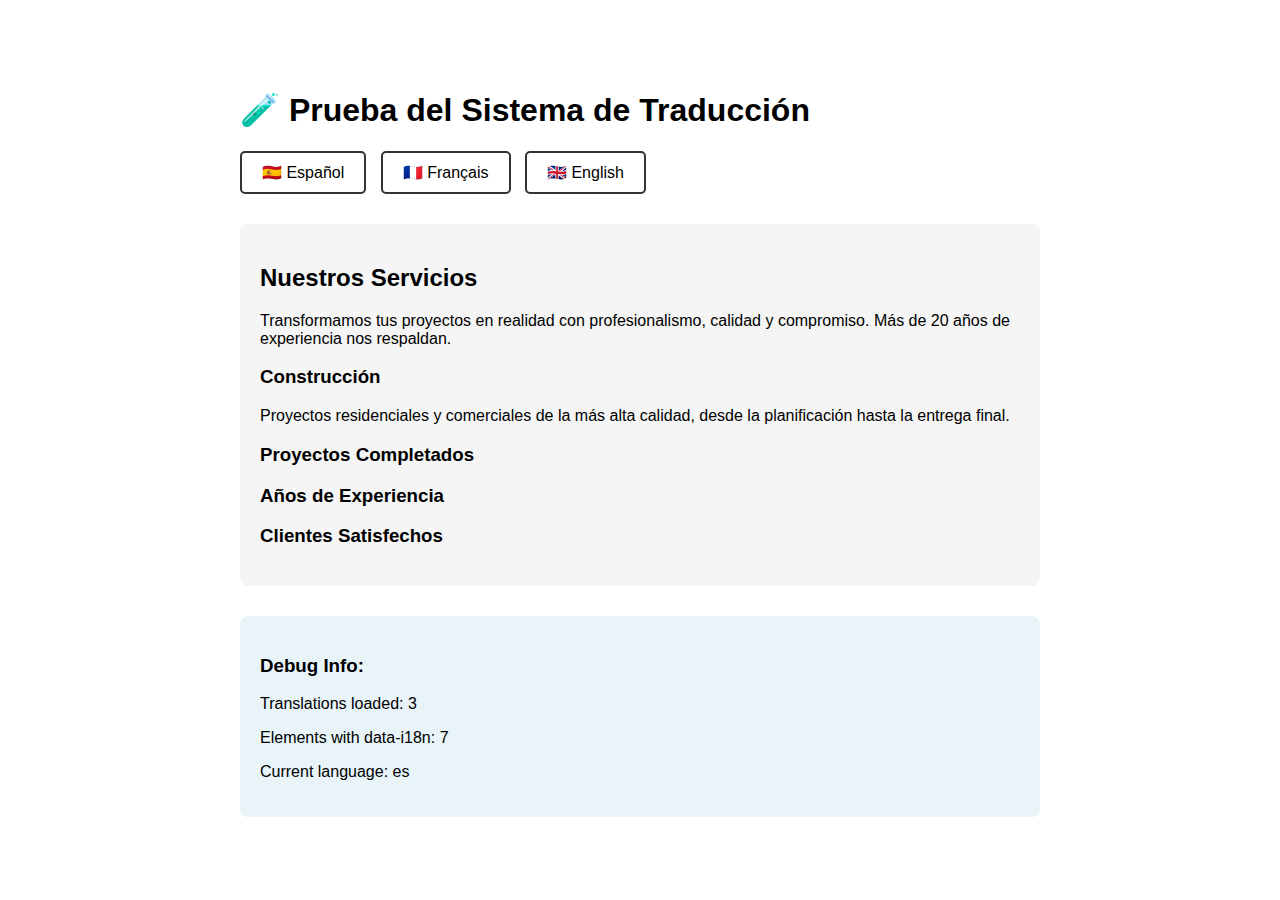
<file: test-translation.html>
<!DOCTYPE html>
<html lang="es">
<head>
    <meta charset="UTF-8">
    <meta name="viewport" content="width=device-width, initial-scale=1.0">
    <title>Test de Traducción</title>
    <style>
        body {
            font-family: Arial, sans-serif;
            max-width: 800px;
            margin: 50px auto;
            padding: 20px;
        }
        .language-buttons {
            margin-bottom: 30px;
        }
        button {
            padding: 10px 20px;
            margin-right: 10px;
            font-size: 16px;
            cursor: pointer;
            border: 2px solid #333;
            background: white;
            border-radius: 5px;
        }
        button:hover {
            background: #f0f0f0;
        }
        .test-section {
            padding: 20px;
            margin: 20px 0;
            background: #f5f5f5;
            border-radius: 8px;
        }
    </style>
</head>
<body>
    <h1>🧪 Prueba del Sistema de Traducción</h1>
    
    <div class="language-buttons">
        <button onclick="changeLanguage('es')">🇪🇸 Español</button>
        <button onclick="changeLanguage('fr')">🇫🇷 Français</button>
        <button onclick="changeLanguage('en')">🇬🇧 English</button>
    </div>

    <div class="test-section">
        <h2 data-i18n="services.title">Nuestros Servicios</h2>
        <p data-i18n="hero.subtitle">Transformamos tus proyectos en realidad con profesionalismo, calidad y compromiso. Más de 20 años de experiencia nos respaldan.</p>
        
        <h3 data-i18n="services.construction.title">Construcción</h3>
        <p data-i18n="service.construction.desc">Proyectos residenciales y comerciales de la más alta calidad, desde la planificación hasta la entrega final.</p>
        
        <h3 data-i18n="stats.projects">Proyectos Completados</h3>
        <h3 data-i18n="stats.experience">Años de Experiencia</h3>
        <h3 data-i18n="stats.clients">Clientes Satisfechos</h3>
    </div>

    <div id="debug" style="margin-top: 30px; padding: 20px; background: #e8f4f8; border-radius: 8px;">
        <h3>Debug Info:</h3>
        <p>Translations loaded: <span id="trans-count">0</span></p>
        <p>Elements with data-i18n: <span id="elem-count">0</span></p>
        <p>Current language: <span id="current-lang">es</span></p>
    </div>

    <script src="js/translations.js"></script>
    <script>
        // Debug info
        document.getElementById('trans-count').textContent = window.translations ? Object.keys(window.translations).length : 'NOT LOADED';
        document.getElementById('elem-count').textContent = document.querySelectorAll('[data-i18n]').length;
        
        // Sistema de traducción simplificado para prueba
        function changeLanguage(lang) {
            console.log('Changing to:', lang);
            document.getElementById('current-lang').textContent = lang;
            
            const elements = document.querySelectorAll('[data-i18n]');
            console.log('Found elements:', elements.length);
            
            elements.forEach(element => {
                const key = element.getAttribute('data-i18n');
                const translation = getTranslation(key, lang);
                
                if (translation) {
                    element.textContent = translation;
                    console.log(`Translated ${key} to: ${translation}`);
                } else {
                    console.warn(`No translation found for: ${key}`);
                }
            });
        }
        
        function getTranslation(key, lang) {
            if (!window.translations || !window.translations[key]) {
                console.warn(`Translation key not found: ${key}`);
                return null;
            }
            return window.translations[key][lang] || window.translations[key]['es'] || null;
        }
        
        console.log('Test page loaded');
        console.log('Translations available:', window.translations ? 'YES' : 'NO');
        if (window.translations) {
            console.log('Translation keys:', Object.keys(window.translations).slice(0, 10));
        }
    </script>
</body>
</html>
</file>
<file: css/style.css>
/* ===================================
   IMPORTAR FUENTES DEL BRANDING
   =================================== */
/* Open Sans - Fuente principal (más suave) */
@import url('https://fonts.googleapis.com/css2?family=Open+Sans:wght@300;400;600;700&display=swap');

/* Montserrat Bold - Alternativa moderna para títulos */
@import url('https://fonts.googleapis.com/css2?family=Montserrat:wght@700;800;900&display=swap');

/* ===================================
   VARIABLES DE BRANDING
   =================================== */
:root {
    /* Colores principales del branding - NARANJA */
    --primary-color: #FF6B35;
    --primary-dark: #E65528;
    --primary-light: #FF8A5C;
    
    /* Colores neutros */
    --white: #FFFFFF;
    --black: #1A1A1A;
    --gray-dark: #333333;
    --gray-medium: #666666;
    --gray-light: #E5E5E5;
    --gray-lighter: #F5F5F5;
    
    /* Tipografía según branding guide */
    --font-main: 'Open Sans', 'Segoe UI', Arial, sans-serif;
    --font-heading: 'Montserrat', 'Arial Black', sans-serif;
    
    /* Espaciado */
    --spacing-xs: 0.5rem;
    --spacing-sm: 1rem;
    --spacing-md: 2rem;
    --spacing-lg: 3rem;
    --spacing-xl: 4rem;
    
    /* Sombras */
    --shadow-sm: 0 2px 4px rgba(0, 0, 0, 0.1);
    --shadow-md: 0 4px 6px rgba(0, 0, 0, 0.1);
    --shadow-lg: 0 10px 20px rgba(0, 0, 0, 0.15);
    
    /* Transiciones */
    --transition-fast: 0.2s ease;
    --transition-normal: 0.3s ease;
}

/* ===================================
   RESET Y BASE
   =================================== */
* {
    margin: 0;
    padding: 0;
    box-sizing: border-box;
}

html {
    scroll-behavior: smooth;
    background-color: var(--white);
}

body {
    font-family: var(--font-main);
    font-weight: 400;
    color: var(--gray-dark);
    line-height: 1.6;
    background-color: var(--white) !important;
    overflow-x: hidden;
}

/* Garantizar fondo blanco en contenedores principales (excepto footer) */
main,
section,
article,
header {
    background-color: var(--white);
}

main > div,
section > div:not(footer div),
article > div {
    background-color: var(--white);
}

a {
    text-decoration: none;
    color: inherit;
    transition: color var(--transition-fast);
}

img {
    max-width: 100%;
    height: auto;
    display: block;
}

h1, h2, h3, h4, h5, h6 {
    font-family: var(--font-heading);
    font-weight: 700;
    line-height: 1.2;
    color: var(--black);
}

h1 {
    font-size: 3rem;
}

h2 {
    font-size: 2.5rem;
}

h3 {
    font-size: 2rem;
}

h4 {
    font-size: 1.5rem;
}

/* ===================================
   SECCIONES
   =================================== */
section {
    padding: 3rem 0;
}

section:not(.hero):not(.stats-section) {
    margin-bottom: 0.5rem;
}

/* ===================================
   UTILIDADES
   =================================== */
.container {
    max-width: 1200px;
    margin: 0 auto;
    padding: 0 var(--spacing-md);
}

main .container,
section .container,
header .container {
    background-color: var(--white);
}

/* Excepción: containers transparentes en secciones con background personalizado */
section[style*="background"] .container {
    background-color: transparent !important;
}

.btn {
    display: inline-block;
    padding: 0.8rem 2rem;
    border-radius: 5px;
    font-weight: 600;
    text-align: center;
    cursor: pointer;
    transition: all var(--transition-normal);
    border: none;
    font-size: 1rem;
}

.btn-primary {
    background-color: var(--primary-color);
    color: var(--white);
}

.btn-primary:hover {
    background-color: var(--primary-dark);
    transform: translateY(-2px);
    box-shadow: var(--shadow-lg);
}

.btn-outline {
    background-color: transparent;
    color: var(--primary-color);
    border: 2px solid var(--primary-color);
}

.btn-outline:hover {
    background-color: var(--primary-color);
    color: var(--white);
}

.section-title {
    text-align: center;
    margin-bottom: var(--spacing-lg);
}

.section-title h2 {
    margin-bottom: var(--spacing-sm);
    color: var(--black);
}

.section-title .subtitle {
    color: var(--primary-color);
    font-size: 1.1rem;
    font-weight: 600;
    text-transform: uppercase;
    letter-spacing: 1px;
}

/* ===================================
   HEADER Y NAVEGACIÓN
   =================================== */
header {
    background-color: var(--white);
    box-shadow: var(--shadow-md);
    position: sticky;
    top: 0;
    z-index: 1000;
}

nav {
    display: flex;
    justify-content: space-between;
    align-items: center;
    padding: var(--spacing-sm) 0;
    background-color: var(--white);
}

.logo {
    display: flex;
    align-items: center;
    font-size: 1.3rem;
    font-weight: 700;
    color: var(--primary-color);
    cursor: pointer;
    text-decoration: none;
}

.logo img {
    height: 50px;
    width: auto;
    margin-right: 10px;
    object-fit: contain;
}

.logo span {
    color: var(--primary-color);
}

.nav-links {
    display: flex;
    list-style: none;
    gap: var(--spacing-md);
    align-items: center;
}

.nav-links a {
    color: var(--gray-dark);
    font-weight: 500;
    padding: 0.5rem 1rem;
    border-radius: 5px;
    transition: all var(--transition-fast);
}

.nav-links a:hover,
.nav-links a.active {
    color: var(--primary-color);
    background-color: rgba(255, 107, 53, 0.1);
}

/* Dropdown de servicios */
.dropdown {
    position: relative;
}

.dropdown-toggle {
    cursor: pointer;
    display: flex;
    align-items: center;
    gap: 0.3rem;
}

.dropdown-toggle::after {
    content: '▼';
    font-size: 0.7rem;
    transition: transform var(--transition-fast);
}

.dropdown:hover .dropdown-toggle::after {
    transform: rotate(180deg);
}

.dropdown-menu {
    position: absolute;
    top: 100%;
    left: 0;
    background-color: var(--white);
    box-shadow: var(--shadow-lg);
    border-radius: 5px;
    min-width: 250px;
    opacity: 0;
    visibility: hidden;
    transform: translateY(-10px);
    transition: all var(--transition-normal);
    margin-top: 0.5rem;
}

.dropdown:hover .dropdown-menu {
    opacity: 1;
    visibility: visible;
    transform: translateY(0);
}

.dropdown-menu a {
    display: block;
    padding: 1rem 1.5rem;
    color: var(--gray-dark);
    border-bottom: 1px solid var(--gray-light);
}

.dropdown-menu a:last-child {
    border-bottom: none;
}

.dropdown-menu a:hover {
    background-color: rgba(255, 107, 53, 0.05);
    color: var(--primary-color);
}

/* Menú móvil */
.menu-toggle {
    display: none;
    flex-direction: column;
    gap: 5px;
    background: none;
    border: none;
    cursor: pointer;
}

.menu-toggle span {
    width: 25px;
    height: 3px;
    background-color: var(--primary-color);
    transition: all var(--transition-fast);
}

/* ===================================
   SELECTOR DE IDIOMAS DROPDOWN
   =================================== */
.language-selector {
    position: relative;
    margin-left: 1rem;
}

.language-dropdown-btn {
    display: flex;
    align-items: center;
    gap: 0.5rem;
    padding: 0.6rem 1rem;
    background-color: var(--white);
    border: 2px solid var(--gray-light);
    border-radius: 8px;
    cursor: pointer;
    transition: all var(--transition-fast);
    font-size: 0.9rem;
    font-weight: 600;
    color: var(--gray-dark);
}

.language-dropdown-btn:hover {
    border-color: var(--primary-color);
    background-color: rgba(255, 107, 53, 0.05);
    transform: translateY(-2px);
}

.language-dropdown-btn .current-flag {
    font-size: 1.3rem;
    line-height: 1;
}

.language-dropdown-btn .current-lang {
    font-size: 0.9rem;
    letter-spacing: 0.5px;
    color: var(--primary-color);
    font-weight: 700;
}

.language-dropdown-btn .dropdown-arrow {
    font-size: 0.7rem;
    color: var(--gray-medium);
    transition: transform var(--transition-fast);
}

.language-selector:hover .language-dropdown-btn .dropdown-arrow {
    transform: rotate(180deg);
}

.language-dropdown-menu {
    position: absolute;
    top: calc(100% + 0.5rem);
    right: 0;
    background-color: var(--white);
    border-radius: 8px;
    box-shadow: 0 4px 20px rgba(0, 0, 0, 0.15);
    min-width: 180px;
    opacity: 0;
    visibility: hidden;
    transform: translateY(-10px);
    transition: all var(--transition-normal);
    z-index: 1000;
    overflow: hidden;
}

.language-selector:hover .language-dropdown-menu {
    opacity: 1;
    visibility: visible;
    transform: translateY(0);
}

.language-option {
    display: flex;
    align-items: center;
    gap: 0.75rem;
    width: 100%;
    padding: 0.85rem 1.25rem;
    background: none;
    border: none;
    cursor: pointer;
    transition: all var(--transition-fast);
    border-bottom: 1px solid var(--gray-lighter);
    text-align: left;
}

.language-option:last-child {
    border-bottom: none;
}

.language-option:hover {
    background: linear-gradient(90deg, rgba(255, 107, 53, 0.1) 0%, rgba(255, 107, 53, 0.05) 100%);
    padding-left: 1.5rem;
}

.language-option.active {
    background: linear-gradient(90deg, rgba(255, 107, 53, 0.15) 0%, rgba(255, 107, 53, 0.08) 100%);
    border-left: 3px solid var(--primary-color);
}

.language-option .flag {
    font-size: 1.4rem;
    line-height: 1;
}

.language-option .lang-name {
    font-size: 0.95rem;
    font-weight: 500;
    color: var(--gray-dark);
}

.language-option.active .lang-name {
    color: var(--primary-color);
    font-weight: 700;
}

/* Ocultar el widget de Google Translate */
#google_translate_element {
    display: none !important;
}

.goog-te-banner-frame,
.goog-te-gadget-simple,
.goog-te-menu-value,
.goog-te-gadget-icon {
    display: none !important;
}

body {
    top: 0 !important;
}

.skiptranslate {
    display: none !important;
}

/* Remover el banner de Google Translate */
.goog-te-banner-frame.skiptranslate {
    display: none !important;
}

body > .skiptranslate {
    display: none !important;
}

/* ===================================
   SECCIÓN HERO
   =================================== */
.hero {
    background-color: var(--white);
    padding: var(--spacing-xl) 0;
    min-height: 600px;
    display: flex;
    align-items: center;
    position: relative;
}

.hero-background-overlay {
    position: absolute;
    top: 0;
    left: 0;
    width: 100%;
    height: 100%;
    background-color: rgba(255, 138, 92, 0.08);
    pointer-events: none;
    z-index: 0;
}

.hero .container {
    position: relative;
    z-index: 1;
}

.hero-content {
    display: grid;
    grid-template-columns: 1fr 1fr;
    gap: var(--spacing-lg);
    align-items: center;
}

.hero-text h1 {
    margin-bottom: var(--spacing-sm);
    color: var(--black);
}

.hero-text p {
    font-size: 1.2rem;
    margin-bottom: var(--spacing-md);
    color: var(--gray-medium);
}

.hero-text .highlight {
    color: var(--primary-color);
    font-weight: 600;
}

.hero-buttons {
    display: flex;
    gap: var(--spacing-sm);
    flex-wrap: wrap;
}

.hero-image {
    text-align: center;
}

.hero-image img {
    border-radius: 10px;
    box-shadow: var(--shadow-lg);
    max-width: 100%;
}

.hero-carousel-simple {
    position: relative;
    width: 100%;
    height: 500px;
    border-radius: 10px;
    overflow: hidden;
}

.hero-carousel-simple img {
    position: absolute;
    top: 0;
    left: 0;
    width: 100%;
    height: 100%;
    object-fit: cover;
    object-position: center;
    opacity: 0;
    transition: opacity 1s ease-in-out;
}

.hero-carousel-simple img.active {
    opacity: 1;
}

/* ===================================
   SECCIÓN ESTADÍSTICAS
   =================================== */
.stats-section {
    background: transparent;
    padding: 4rem 0;
    position: relative;
    overflow: hidden;
}

.stats-section::before {
    content: '';
    position: absolute;
    top: 0;
    left: 0;
    right: 0;
    bottom: 0;
    background: transparent;
    opacity: 0;
}

.stats-grid {
    display: grid;
    grid-template-columns: repeat(auto-fit, minmax(250px, 1fr));
    gap: 2rem;
    position: relative;
    z-index: 1;
}

.stat-card {
    background-color: #2c3e50;
    border-radius: 15px;
    padding: 2.5rem 2rem;
    text-align: center;
    border: 2px solid #34495e;
    position: relative;
    overflow: hidden;
    box-shadow: 0 4px 6px rgba(0, 0, 0, 0.1);
}

.stat-card::before {
    content: '';
    position: absolute;
    top: -50%;
    left: -50%;
    width: 200%;
    height: 200%;
    background: radial-gradient(circle, rgba(255,255,255,0.05) 0%, transparent 70%);
    opacity: 0;
}

/* Removidos efectos hover */

.stat-icon {
    width: 60px;
    height: 60px;
    margin: 0 auto 1.5rem;
    background-color: rgba(255, 255, 255, 0.1);
    border-radius: 50%;
    display: flex;
    align-items: center;
    justify-content: center;
}

.stat-icon svg {
    width: 30px;
    height: 30px;
    fill: var(--white);
}

/* Efectos hover eliminados */

.stat-number {
    font-size: 3.5rem;
    font-weight: 900;
    font-family: var(--font-heading);
    color: var(--white);
    line-height: 1;
    margin-bottom: 0.5rem;
    text-shadow: 2px 2px 4px rgba(0, 0, 0, 0.2);
}

.stat-number::before {
    content: '+';
    font-size: 2.5rem;
    margin-right: 0.2rem;
    opacity: 0.8;
}

.stat-card:nth-child(3) .stat-number::before,
.stat-card:nth-child(4) .stat-number::before {
    content: '';
}

.stat-card:nth-child(3) .stat-number::after,
.stat-card:nth-child(4) .stat-number::after {
    content: '%';
    font-size: 2.5rem;
    margin-left: 0.2rem;
    opacity: 0.8;
}

.stat-label {
    font-size: 1.1rem;
    font-weight: 600;
    color: rgba(255, 255, 255, 0.95);
    text-transform: uppercase;
    letter-spacing: 1px;
    line-height: 1.4;
}

/* Estilos para stat-item (sección Nuestro Impacto) */
.stat-item {
    background-color: var(--primary-color);
    border-radius: 15px;
    padding: 2.5rem 2rem;
    text-align: center;
    box-shadow: 0 10px 30px rgba(255, 107, 53, 0.3);
    transition: all 0.3s ease;
    border: 2px solid rgba(255, 255, 255, 0.1);
}

.stat-item:hover {
    transform: translateY(-10px);
    box-shadow: 0 15px 40px rgba(255, 107, 53, 0.4);
    border-color: rgba(255, 255, 255, 0.3);
}

.stat-item .stat-number {
    font-size: 3.5rem;
    font-weight: 900;
    font-family: var(--font-heading);
    color: var(--white);
    line-height: 1;
    margin-bottom: 0.5rem;
    text-shadow: 2px 2px 4px rgba(0, 0, 0, 0.3);
}

.stat-item .stat-label {
    font-size: 1.1rem;
    font-weight: 600;
    color: var(--white);
    text-transform: uppercase;
    letter-spacing: 1px;
    opacity: 0.95;
}

/* Responsive para estadísticas */
@media (max-width: 768px) {
    .stats-section {
        padding: 3rem 0;
    }
    
    .stats-grid {
        grid-template-columns: repeat(auto-fit, minmax(200px, 1fr));
        gap: 1.5rem;
    }
    
    .stat-card {
        padding: 2rem 1.5rem;
    }
    
    .stat-item {
        padding: 2rem 1.5rem;
    }
    
    .stat-number {
        font-size: 2.5rem;
    }
    
    .stat-item .stat-number {
        font-size: 2.5rem;
    }
    
    .stat-label {
        font-size: 0.95rem;
    }
    
    .stat-item .stat-label {
        font-size: 0.95rem;
    }
}

/* ===================================
   SECCIÓN SERVICIOS
   =================================== */
.services-grid {
    display: grid;
    grid-template-columns: repeat(4, minmax(0, 1fr));
    gap: var(--spacing-md);
    margin-top: var(--spacing-lg);
    max-width: 1400px;
    margin-left: auto;
    margin-right: auto;
    width: 100%;
}

/* Responsive para services-grid */
@media (max-width: 992px) {
    .services-grid {
        grid-template-columns: repeat(2, 1fr);
    }
}

@media (max-width: 768px) {
    .services-grid {
        grid-template-columns: 1fr;
        max-width: 100%;
    }
}

.service-card {
    background-color: var(--white);
    padding: var(--spacing-md);
    border-radius: 10px;
    box-shadow: var(--shadow-sm);
    transition: all var(--transition-normal);
    text-align: center;
    display: flex;
    flex-direction: column;
    height: 100%;
    min-height: 400px;
}

.service-card:hover {
    transform: translateY(-10px);
    box-shadow: var(--shadow-lg);
}

.service-icon {
    width: 60px;
    height: 60px;
    margin: 0 auto var(--spacing-sm);
    color: var(--primary-color);
    display: flex;
    align-items: center;
    justify-content: center;
}

.service-icon svg {
    width: 100%;
    height: 100%;
    fill: var(--primary-color);
    stroke: none;
}

.service-card h3 {
    margin-bottom: var(--spacing-sm);
    color: var(--black);
    text-align: center;
    font-size: 1.3rem;
    line-height: 1.3;
}

.service-card p {
    color: var(--gray-medium);
    margin-bottom: var(--spacing-sm);
    flex-grow: 1;
}

/* ===================================
   CARACTERÍSTICAS / POR QUÉ ELEGIRNOS
   =================================== */
.features-grid {
    display: grid;
    grid-template-columns: repeat(3, 1fr);
    gap: var(--spacing-md);
    margin-top: var(--spacing-lg);
}

/* Responsive para features-grid */
@media (max-width: 992px) {
    .features-grid {
        grid-template-columns: repeat(2, 1fr);
    }
}

@media (max-width: 768px) {
    .features-grid {
        grid-template-columns: 1fr;
    }
}

.feature-item {
    background: linear-gradient(to bottom, var(--white), rgba(255, 107, 53, 0.02));
    padding: 2rem var(--spacing-md);
    border-left: 4px solid var(--primary-color);
    border-radius: 12px;
    box-shadow: var(--shadow-sm);
    text-align: center;
    transition: all var(--transition-normal);
    position: relative;
    overflow: hidden;
}

.feature-item::before {
    content: '';
    position: absolute;
    top: 0;
    left: 0;
    width: 100%;
    height: 4px;
    background: linear-gradient(90deg, var(--primary-color), var(--primary-light));
    transform: scaleX(0);
    transform-origin: left;
    transition: transform var(--transition-normal);
}

.feature-item:hover {
    transform: translateY(-8px);
    box-shadow: 0 12px 24px rgba(255, 107, 53, 0.2);
    background: linear-gradient(135deg, rgba(255, 107, 53, 0.05), rgba(255, 138, 92, 0.08));
}

.feature-item:hover::before {
    transform: scaleX(1);
}

.feature-icon {
    width: 60px;
    height: 60px;
    margin: 0 auto var(--spacing-sm);
    color: var(--primary-color);
    fill: var(--primary-color);
    stroke: none;
    background: rgba(255, 107, 53, 0.1);
    border-radius: 50%;
    padding: 12px;
    transition: all var(--transition-normal);
}

.feature-item:hover .feature-icon {
    background: var(--primary-color);
    fill: var(--white);
    transform: scale(1.1) rotate(5deg);
    box-shadow: 0 8px 16px rgba(255, 107, 53, 0.3);
}

.feature-item h4 {
    color: var(--gray-dark);
    margin-bottom: var(--spacing-xs);
    font-weight: 700;
    transition: color var(--transition-normal);
}

.feature-item:hover h4 {
    color: var(--primary-color);
}

.feature-item p {
    color: var(--gray-medium);
}

/* ===================================
   CERTIFICACIONES Y MEMBRESÍAS
   =================================== */
.certifications-grid {
    display: grid;
    grid-template-columns: repeat(5, 1fr);
    gap: 2rem;
    margin-top: var(--spacing-lg);
    max-width: 1200px;
    margin-left: auto;
    margin-right: auto;
}

/* Responsive para certifications-grid */
@media (max-width: 992px) {
    .certifications-grid {
        grid-template-columns: repeat(2, 1fr);
    }
}

@media (max-width: 768px) {
    .certifications-grid {
        grid-template-columns: 1fr;
        gap: var(--spacing-md);
    }
    
    .certification-card {
        padding: var(--spacing-md);
    }
    
    .cert-logo-container {
        height: 80px;
    }
    
    .cert-logo {
        max-width: 150px;
        max-height: 80px;
    }
    
    .cert-icon {
        width: 70px;
        height: 70px;
    }
}

.certification-card {
    background-color: var(--white);
    padding: 1rem;
    border-radius: 12px;
    box-shadow: 0 4px 20px rgba(0, 0, 0, 0.15);
    text-align: center;
    transition: all var(--transition-normal);
    border: 2px solid rgba(0, 0, 0, 0.05);
    height: 120px;
    display: flex;
    align-items: center;
    justify-content: center;
}

.certification-card:hover {
    transform: translateY(-8px);
    box-shadow: 0 8px 30px rgba(0, 0, 0, 0.25);
    border-color: var(--primary-color);
}

.cert-logo-container {
    width: 100%;
    height: 100%;
    display: flex;
    align-items: center;
    justify-content: center;
}

.cert-logo {
    max-width: 150px;
    max-height: 80px;
    width: auto;
    height: auto;
    object-fit: contain;
    transition: all var(--transition-normal);
}

/* Logo con proporción fija */
.logo-img {
    max-height: 70px;
    max-width: 140px;
    width: auto;
    height: auto;
    object-fit: contain;
}

.certification-card:hover .cert-logo {
    transform: scale(1.05);
}

.cert-logo-fallback {
    width: 100%;
    display: flex;
    justify-content: center;
}

.cert-icon {
    width: 80px;
    height: 80px;
    margin: 0 auto 1rem;
    border-radius: 50%;
    display: flex;
    align-items: center;
    justify-content: center;
    box-shadow: 0 4px 12px rgba(0, 0, 0, 0.15);
    transition: all var(--transition-normal);
}

.cert-icon svg {
    width: 40px;
    height: 40px;
    fill: var(--primary-color);
}

.certification-card:hover .cert-icon {
    transform: scale(1.1);
    box-shadow: 0 6px 16px rgba(0, 0, 0, 0.2);
}

.cert-card {
    text-align: center;
}

.cert-card h4 {
    text-align: center;
}

.cert-card p {
    text-align: center;
}

.certification-card h4 {
    color: var(--primary-color);
    font-size: 1.5rem;
    margin-bottom: var(--spacing-xs);
    font-weight: 800;
}

.cert-full-name {
    font-size: 0.85rem;
    color: var(--gray-medium);
    font-style: italic;
    margin-bottom: var(--spacing-sm);
    min-height: 40px;
}

.cert-description {
    color: var(--gray-dark);
    font-size: 0.95rem;
    line-height: 1.5;
}

/* ===================================
   FAQ / PREGUNTAS FRECUENTES
   =================================== */
.faq-item {
    background-color: var(--white);
    border: 2px solid var(--gray-light);
    border-radius: 10px;
    margin-bottom: 1rem;
    overflow: hidden;
    transition: all var(--transition-normal);
}

.faq-item:hover {
    border-color: var(--primary-color);
    box-shadow: 0 4px 12px rgba(255, 107, 53, 0.1);
}

.faq-question {
    padding: 1.5rem;
    display: flex;
    justify-content: space-between;
    align-items: center;
    cursor: pointer;
    user-select: none;
}

.faq-question svg {
    transition: transform var(--transition-normal);
}

.faq-item.active .faq-question svg {
    transform: rotate(180deg);
}

.faq-answer {
    max-height: 0;
    overflow: hidden;
    transition: max-height 0.3s ease-out, padding 0.3s ease-out;
    padding: 0 1.5rem;
}

.faq-item.active .faq-answer {
    max-height: 500px;
    padding: 0 1.5rem 1.5rem 1.5rem;
}

/* ===================================
   REALIZACIONES / GALERÍA
   =================================== */
.gallery-grid {
    display: grid;
    grid-template-columns: repeat(auto-fill, minmax(250px, 1fr));
    gap: var(--spacing-md);
    margin-top: var(--spacing-lg);
}

.gallery-item {
    background-color: var(--white);
    border-radius: 10px;
    overflow: hidden;
    box-shadow: var(--shadow-sm);
    transition: all var(--transition-normal);
    cursor: pointer;
}

.gallery-item:hover {
    transform: scale(1.05);
    box-shadow: var(--shadow-lg);
}

.gallery-item img {
    width: 100%;
    height: 250px;
    object-fit: cover;
}

.gallery-info {
    padding: var(--spacing-sm);
    background-color: var(--white);
}

.gallery-info h3 {
    font-size: 1.2rem;
    margin-bottom: 0.5rem;
    color: var(--black);
}

.gallery-info p {
    color: var(--gray-medium);
    font-size: 0.9rem;
}

/* ===================================
   PROYECTOS 2025
   =================================== */
.project-2025-card {
    background-color: var(--white);
    border-radius: 12px;
    overflow: hidden;
    box-shadow: 0 4px 12px rgba(0, 0, 0, 0.15);
    transition: all var(--transition-normal);
}

.project-2025-card:hover {
    transform: translateY(-5px);
    box-shadow: 0 8px 20px rgba(0, 0, 0, 0.2);
}

.project-header {
    cursor: pointer;
    transition: opacity var(--transition-normal);
}

.project-header:hover {
    opacity: 0.95;
}

.project-info {
    padding: 1.5rem;
    background-color: var(--white);
}

.project-info h3 {
    font-size: 1.3rem;
    margin-bottom: 0.8rem;
    color: var(--black);
}

.project-info p {
    color: var(--gray-medium);
    font-size: 1rem;
    line-height: 1.6;
}

.project-tag {
    background: var(--gray-lighter);
    padding: 0.3rem 0.8rem;
    border-radius: 15px;
    font-size: 0.85rem;
    color: var(--gray-medium);
    font-weight: 600;
    display: inline-block;
}

.toggle-gallery-btn {
    margin-top: 1rem;
    width: 100%;
    padding: 0.8rem;
    background: var(--primary-color);
    color: white;
    border: none;
    border-radius: 8px;
    cursor: pointer;
    font-weight: 600;
    font-size: 1rem;
    transition: all var(--transition-normal);
    font-family: var(--font-main);
}

.toggle-gallery-btn:hover {
    background: var(--primary-dark);
    transform: scale(1.02);
}

.toggle-gallery-btn:active {
    transform: scale(0.98);
}

.project-gallery {
    padding: 1.5rem;
    background: var(--white);
    border-top: 2px solid var(--gray-light);
    animation: slideDown 0.3s ease;
}

@keyframes slideDown {
    from {
        opacity: 0;
        transform: translateY(-10px);
    }
    to {
        opacity: 1;
        transform: translateY(0);
    }
}

.project-gallery > div {
    display: grid;
    grid-template-columns: repeat(auto-fill, minmax(150px, 1fr));
    gap: 1rem;
}

.project-gallery img,
.project-gallery > div > div {
    border-radius: 8px;
    box-shadow: var(--shadow-sm);
    transition: all var(--transition-normal);
}

.project-gallery > div > div:hover {
    transform: scale(1.05);
    box-shadow: var(--shadow-md);
}

/* ===================================
   PROYECTOS 2025 - CARRUSEL SIMPLE
   =================================== */
.projects-grid-2025 {
    display: grid;
    grid-template-columns: repeat(4, 1fr);
    gap: 2rem;
    margin-top: 3rem;
}

.project-card-2025 {
    background: white;
    border-radius: 12px;
    overflow: hidden;
    box-shadow: 0 4px 12px rgba(0, 0, 0, 0.1);
    transition: transform 0.3s ease, box-shadow 0.3s ease;
}

.project-card-2025:hover {
    transform: translateY(-5px);
    box-shadow: 0 8px 20px rgba(0, 0, 0, 0.15);
}

.project-carousel {
    position: relative;
    width: 100%;
    height: 280px;
    overflow: hidden;
    -webkit-backface-visibility: hidden;
    backface-visibility: hidden;
    transform: translate3d(0, 0, 0);
}

.carousel-slides {
    position: relative;
    width: 100%;
    height: 100%;
    -webkit-backface-visibility: hidden;
    backface-visibility: hidden;
}

.slide {
    position: absolute;
    top: 0;
    left: 0;
    width: 100%;
    height: 100%;
    opacity: 0;
    transition: opacity 0.5s ease;
    display: flex;
    align-items: center;
    justify-content: center;
    will-change: opacity;
    pointer-events: none;
}

.slide.active {
    opacity: 1;
    z-index: 1;
    pointer-events: auto;
    position: relative;
}

.slide img {
    width: 100%;
    height: 100%;
    object-fit: cover;
    object-position: center;
}

.slide-content {
    display: none;
}

.nav-btn {
    position: absolute;
    top: 50%;
    transform: translateY(-50%);
    background: rgba(0, 0, 0, 0.5);
    border: none;
    color: white;
    width: 40px;
    height: 40px;
    border-radius: 50%;
    cursor: pointer;
    display: flex;
    align-items: center;
    justify-content: center;
    z-index: 10;
    transition: all 0.3s ease;
}

.nav-btn:hover {
    background: rgba(0, 0, 0, 0.7);
    transform: translateY(-50%) scale(1.1);
}

.prev-btn {
    left: 10px;
}

.next-btn {
    right: 10px;
}

.slide-indicators {
    position: absolute;
    bottom: 15px;
    left: 50%;
    transform: translateX(-50%);
    display: flex;
    gap: 8px;
    z-index: 10;
}

.dot {
    width: 10px;
    height: 10px;
    border-radius: 50%;
    background: rgba(255, 255, 255, 0.5);
    cursor: pointer;
    transition: all 0.3s ease;
}

.dot.active {
    background: white;
    width: 25px;
    border-radius: 5px;
}

.dot:hover {
    background: rgba(255, 255, 255, 0.8);
}

.project-info {
    display: none;
}

.project-info h3 {
    font-size: 1.1rem;
    margin-bottom: 0.5rem;
    color: var(--gray-dark);
}

.project-info p {
    font-size: 0.9rem;
    color: var(--gray-medium);
    margin-bottom: 1rem;
    line-height: 1.5;
}

.project-badge {
    display: inline-block;
    background: var(--primary-color);
    color: white;
    padding: 0.4rem 1rem;
    border-radius: 20px;
    font-size: 0.85rem;
    font-weight: 600;
}

/* Responsive */
@media (max-width: 1200px) {
    .projects-grid-2025 {
        grid-template-columns: repeat(3, 1fr);
    }
}

@media (max-width: 900px) {
    .projects-grid-2025 {
        grid-template-columns: repeat(2, 1fr);
        gap: 1.5rem;
    }
    
    .project-carousel {
        height: 250px;
    }
}

@media (max-width: 600px) {
    .projects-grid-2025 {
        grid-template-columns: 1fr;
    }
    
    .project-carousel {
        height: 300px;
    }
}

/* ===================================
   TECNOLOGÍA Y METODOLOGÍA GRID
   =================================== */

.technology-grid-4col {
    display: grid;
    grid-template-columns: repeat(3, 1fr);
    gap: 2rem;
    margin-bottom: 3rem;
    max-width: 1000px;
    margin-left: auto;
    margin-right: auto;
}

@media (max-width: 1200px) {
    .technology-grid-4col {
        grid-template-columns: repeat(2, 1fr);
    }
}

@media (max-width: 768px) {
    .technology-grid-4col {
        grid-template-columns: 1fr;
        gap: 1.5rem;
    }
}

/* ===================================
   FORMULARIO DE CONTACTO
   =================================== */

.contact-container {
    display: grid;
    grid-template-columns: 1fr;
    gap: 3rem;
    align-items: start;
    max-width: 1200px;
    margin: 0 auto;
}

/* Información de contacto */
.contact-info {
    background: linear-gradient(135deg, var(--primary-color) 0%, var(--primary-dark) 100%);
    padding: 3rem;
    border-radius: 16px;
    color: var(--white);
    box-shadow: var(--shadow-lg);
    position: relative;
    overflow: hidden;
}

.contact-info::before {
    content: '';
    position: absolute;
    top: -50%;
    right: -50%;
    width: 200%;
    height: 200%;
    background: radial-gradient(circle, rgba(255, 255, 255, 0.1) 0%, transparent 70%);
    pointer-events: none;
}

.contact-info h2 {
    color: var(--white);
    position: relative;
    z-index: 1;
}

.contact-info > p {
    color: rgba(255, 255, 255, 0.95);
    position: relative;
    z-index: 1;
}

.contact-details {
    display: flex;
    flex-direction: column;
    gap: 1.5rem;
    position: relative;
    z-index: 1;
}

.contact-item {
    display: flex;
    align-items: flex-start;
    gap: 1rem;
    padding: 1.5rem;
    background: rgba(255, 255, 255, 0.1);
    border-radius: 12px;
    backdrop-filter: blur(10px);
    transition: all var(--transition-normal);
}

.contact-item:hover {
    background: rgba(255, 255, 255, 0.15);
    transform: translateX(5px);
}

.contact-icon {
    width: 50px;
    height: 50px;
    min-width: 50px;
    background: rgba(255, 255, 255, 0.2);
    border-radius: 12px;
    display: flex;
    align-items: center;
    justify-content: center;
    color: var(--white);
}

.contact-icon svg {
    width: 26px;
    height: 26px;
}

.contact-item h4 {
    color: var(--white);
    margin-bottom: 0.5rem;
    font-size: 1.1rem;
}

.contact-item p {
    color: rgba(255, 255, 255, 0.9);
    margin: 0;
    line-height: 1.6;
}

.contact-item a {
    color: var(--white);
    text-decoration: underline;
    transition: opacity var(--transition-fast);
}

.contact-item a:hover {
    opacity: 0.8;
}

.social-links {
    display: flex;
    gap: 1rem;
    position: relative;
    z-index: 1;
}

.social-links a {
    width: 50px;
    height: 50px;
    display: flex;
    align-items: center;
    justify-content: center;
    border-radius: 12px;
    background-color: rgba(255, 255, 255, 0.2);
    transition: all var(--transition-normal);
}

.social-links a:hover {
    background-color: rgba(255, 255, 255, 0.3);
    transform: translateY(-3px);
}

.social-links a svg {
    width: 24px;
    height: 24px;
    color: var(--white);
}

/* Formulario de contacto */
.contact-form {
    background: var(--white);
    padding: 3.5rem;
    border-radius: 16px;
    box-shadow: var(--shadow-lg);
    border: 1px solid var(--gray-light);
}

.contact-form h2 {
    color: var(--gray-dark);
    font-size: 2.2rem;
    margin-bottom: 0.75rem;
}

.contact-form > p {
    color: var(--gray-medium);
    font-size: 1.05rem;
    line-height: 1.8;
    margin-bottom: 2.5rem;
}

.form-group {
    margin-bottom: 2rem;
    position: relative;
}

.form-row {
    display: grid;
    grid-template-columns: 1fr 1fr;
    gap: 1.5rem;
    margin-bottom: 2rem;
}

.form-row .form-group {
    margin-bottom: 0;
}

/* Input fields with icons */
.form-input-wrapper {
    position: relative;
    display: flex;
    align-items: center;
}

.form-input-icon {
    position: absolute;
    left: 0.875rem;
    width: 20px;
    height: 20px;
    color: var(--gray-medium);
    transition: color var(--transition-fast);
    pointer-events: none;
    z-index: 1;
}

.form-group.focused .form-input-icon {
    color: var(--primary-color);
}

.form-input-wrapper input,
.form-input-wrapper select,
.form-input-wrapper textarea {
    padding-left: 3.25rem !important;
}

.form-group input,
.form-group select,
.form-group textarea {
    width: 100%;
    padding: 1.1rem 1.25rem;
    border: 2px solid var(--gray-light);
    border-radius: 10px;
    font-family: var(--font-main);
    font-size: 1.05rem;
    color: var(--gray-dark);
    background-color: var(--gray-lighter);
    transition: all var(--transition-normal);
    outline: none;
}

.form-group input:focus,
.form-group select:focus,
.form-group textarea:focus {
    border-color: var(--primary-color);
    background-color: var(--white);
    box-shadow: 0 0 0 4px rgba(255, 107, 53, 0.1);
    transform: translateY(-2px);
}

.form-group input::placeholder,
.form-group textarea::placeholder {
    color: var(--gray-medium);
    opacity: 0.6;
}

.form-group textarea {
    resize: vertical;
    min-height: 120px;
    line-height: 1.6;
}

.form-group select {
    cursor: pointer;
    appearance: none;
    background-image: url("data:image/svg+xml,%3Csvg xmlns='http://www.w3.org/2000/svg' width='24' height='24' viewBox='0 0 24 24' fill='%23666666'%3E%3Cpath d='M7 10l5 5 5-5z'/%3E%3C/svg%3E");
    background-repeat: no-repeat;
    background-position: right 0.8rem center;
    background-size: 24px;
}

/* Checkbox personalizado */
.form-checkbox-wrapper {
    display: flex;
    align-items: flex-start;
    gap: 0.75rem;
    cursor: pointer;
    padding: 0.5rem 0;
}

.form-checkbox-wrapper input[type="checkbox"] {
    width: 20px;
    height: 20px;
    min-width: 20px;
    margin: 0;
    cursor: pointer;
    accent-color: var(--primary-color);
}

.form-checkbox-wrapper label {
    margin: 0;
    cursor: pointer;
    font-size: 0.9rem;
    line-height: 1.5;
    font-weight: 400;
}

.form-checkbox-wrapper a {
    color: var(--primary-color);
    text-decoration: underline;
    font-weight: 600;
}

.form-checkbox-wrapper a:hover {
    color: var(--primary-dark);
}

/* Submit button */
.contact-form .btn-primary {
    width: 100%;
    font-size: 1.15rem;
    padding: 1.25rem 2.5rem;
    font-weight: 700;
    border-radius: 10px;
    box-shadow: 0 4px 12px rgba(255, 107, 53, 0.3);
    transition: all var(--transition-normal);
    position: relative;
    overflow: hidden;
    margin-top: 0.5rem;
}

.contact-form .btn-primary::before {
    content: '';
    position: absolute;
    top: 50%;
    left: 50%;
    width: 0;
    height: 0;
    border-radius: 50%;
    background: rgba(255, 255, 255, 0.2);
    transform: translate(-50%, -50%);
    transition: width 0.6s, height 0.6s;
}

.contact-form .btn-primary:hover::before {
    width: 300px;
    height: 300px;
}

.contact-form .btn-primary:hover {
    transform: translateY(-3px);
    box-shadow: 0 6px 20px rgba(255, 107, 53, 0.4);
}

.contact-form .btn-primary:active {
    transform: translateY(-1px);
}

/* Form message (success/error) */
#formMessage {
    padding: 1.5rem 2rem;
    border-radius: 12px;
    font-weight: 500;
    text-align: center;
    animation: slideIn 0.4s ease;
    margin: 2rem 0;
    display: flex;
    align-items: center;
    justify-content: center;
    gap: 1rem;
    font-size: 1.1rem;
    box-shadow: 0 4px 12px rgba(0, 0, 0, 0.1);
}

#formMessage::before {
    content: '';
    width: 48px;
    height: 48px;
    background-size: contain;
    background-repeat: no-repeat;
    background-position: center;
    flex-shrink: 0;
}

@keyframes slideIn {
    from {
        opacity: 0;
        transform: translateY(-20px) scale(0.9);
    }
    to {
        opacity: 1;
        transform: translateY(0) scale(1);
    }
}

#formMessage.success {
    background: linear-gradient(135deg, #fff0eb 0%, #ffe4d9 100%);
    color: #8b3a1a;
    border: 2px solid var(--primary-color);
}

#formMessage.success::before {
    content: '✓';
    background: var(--primary-color);
    color: white;
    border-radius: 50%;
    display: flex;
    align-items: center;
    justify-content: center;
    font-size: 2rem;
    font-weight: bold;
    width: 48px;
    height: 48px;
}

#formMessage.error {
    background: linear-gradient(135deg, #f8d7da 0%, #f5c6cb 100%);
    color: #721c24;
    border: 2px solid #dc3545;
}

#formMessage.error::before {
    content: '✕';
    background: #dc3545;
    color: white;
    border-radius: 50%;
    display: flex;
    align-items: center;
    justify-content: center;
    font-size: 2rem;
    font-weight: bold;
    width: 48px;
    height: 48px;
}

/* Required field indicator */
.form-group label .required {
    color: var(--primary-color);
    margin-left: 0.2rem;
}

/* Help text */
.form-help-text {
    font-size: 0.85rem;
    color: var(--gray-medium);
    margin-top: 0.5rem;
    display: flex;
    align-items: center;
    gap: 0.3rem;
}

.form-help-text svg {
    width: 14px;
    height: 14px;
    color: var(--primary-color);
}

/* Responsive contact form */
@media (max-width: 768px) {
    .contact-container {
        max-width: 100%;
        gap: 2.5rem;
    }
    
    .contact-info {
        padding: 2.5rem;
    }
    
    .contact-form {
        padding: 2.5rem;
    }
    
    .contact-form h2 {
        font-size: 1.9rem;
    }
}

@media (max-width: 640px) {
    .contact-container {
        gap: 2rem;
    }
    
    .contact-info {
        padding: 2rem;
    }
    
    .contact-form {
        padding: 2rem 1.5rem;
    }
    
    .contact-form h2 {
        font-size: 1.75rem;
    }
    
    .contact-item {
        padding: 1.2rem;
    }
    
    .form-group {
        margin-bottom: 1.5rem;
    }
    
    .form-group input,
    .form-group select,
    .form-group textarea {
        padding: 1rem 1rem;
        font-size: 1rem;
    }
    
    .form-input-wrapper input,
    .form-input-wrapper select,
    .form-input-wrapper textarea {
        padding-left: 2.75rem !important;
    }
    
    .contact-form .btn-primary {
        padding: 1.1rem 2rem;
        font-size: 1.05rem;
    }
    
    .form-row {
        grid-template-columns: 1fr;
        gap: 0;
    }
    
    .form-row .form-group {
        margin-bottom: 1.5rem;
    }
}

/* ===================================
   FOOTER - COLOR CARBÓN
   =================================== */
footer {
    background-color: #333333 !important;
    color: var(--white);
    padding: var(--spacing-md) 0 var(--spacing-sm);
    margin-top: var(--spacing-lg);
}

footer * {
    background-color: transparent !important;
}

footer .container {
    background-color: transparent !important;
}

.footer-content {
    display: grid;
    grid-template-columns: repeat(auto-fit, minmax(220px, 1fr));
    gap: var(--spacing-md);
    margin-bottom: var(--spacing-sm);
    background-color: transparent !important;
}

.footer-section {
    background-color: transparent !important;
}

.footer-section h3 {
    color: var(--white);
    font-size: 1rem;
    margin-bottom: 0.75rem;
    font-weight: 600;
}

.footer-section p {
    color: rgba(255, 255, 255, 0.85);
    line-height: 1.6;
    font-size: 0.9rem;
    margin-bottom: var(--spacing-sm);
}

.footer-section ul {
    list-style: none;
}

.footer-section li {
    margin-bottom: 0.5rem;
}

.footer-section a {
    color: rgba(255, 255, 255, 0.85);
    display: flex;
    align-items: center;
    gap: 0.4rem;
    font-size: 0.9rem;
    transition: all var(--transition-fast);
}

.footer-section a:hover {
    color: var(--primary-color);
    transform: translateX(5px);
}

.footer-section a svg {
    width: 16px;
    height: 16px;
    flex-shrink: 0;
}

/* Footer Brand Section */
.footer-brand {
    max-width: 280px;
}

.footer-logo {
    width: 180px;
    height: 180px;
    margin-bottom: 0.5rem;
    margin-top: -40px;
    filter: brightness(1.1);
}

.footer-brand h3 {
    color: var(--primary-color);
    margin-top: 0.25rem;
}

/* Contact List */
.contact-list li {
    display: flex;
    align-items: flex-start;
    gap: 0.5rem;
    color: rgba(255, 255, 255, 0.85);
    font-size: 0.9rem;
}

.contact-list svg {
    width: 16px;
    height: 16px;
    flex-shrink: 0;
    margin-top: 2px;
    color: var(--primary-color);
}

.contact-list span {
    flex: 1;
}

/* Social Links */
.social-links {
    display: flex;
    gap: 0.5rem;
    margin-top: var(--spacing-sm);
}

.social-links a {
    width: 38px;
    height: 38px;
    background-color: rgba(255, 255, 255, 0.1) !important;
    color: var(--white);
    display: flex;
    align-items: center;
    justify-content: center;
    border-radius: 50%;
    transition: all var(--transition-fast);
    border: 2px solid transparent;
}

.social-links a:hover {
    background-color: var(--primary-color) !important;
    border-color: var(--primary-color);
    transform: translateY(-3px);
    box-shadow: 0 5px 15px rgba(255, 107, 53, 0.4);
}

.social-links a svg {
    width: 18px;
    height: 18px;
}

/* Footer Bottom */
.footer-bottom {
    text-align: center;
    padding-top: var(--spacing-sm);
    margin-top: var(--spacing-sm);
    border-top: 1px solid rgba(255, 255, 255, 0.1);
}

.footer-bottom p {
    color: rgba(255, 255, 255, 0.7);
    margin: 0;
    font-size: 0.85rem;
    padding-top: var(--spacing-md);
    margin-top: var(--spacing-md);
    border-top: 1px solid rgba(255, 255, 255, 0.1);
}

.footer-bottom p {
    color: rgba(255, 255, 255, 0.7);
    margin: 0;
    font-size: 0.9rem;
}

/* ===================================
   RESPONSIVE
   =================================== */
@media (max-width: 768px) {
    h1 {
        font-size: 2rem;
    }
    
    h2 {
        font-size: 1.8rem;
    }
    
    h3 {
        font-size: 1.5rem;
    }
    
    .logo {
        font-size: 1rem;
    }
    
    .logo img {

        height: 40px;
        margin-right: 8px;
    }
    
    .menu-toggle {
        display: flex;
    }
    
    .nav-links {
        position: fixed;
        top: 70px;
        left: -100%;
        flex-direction: column;
        background-color: var(--white);
        width: 100%;
        padding: var(--spacing-md);
        box-shadow: var(--shadow-lg);
        transition: left var(--transition-normal);
        gap: 0;
    }
    
    .nav-links.active {
        left: 0;
    }
    
    .nav-links li {
        width: 100%;
    }
    
    .nav-links a {
        display: block;
        padding: var(--spacing-sm);
        border-bottom: 1px solid var(--gray-light);
    }
    
    .dropdown-menu {
        position: static;
        opacity: 1;
        visibility: visible;
        transform: none;
        box-shadow: none;
        margin-top: 0;
        max-height: 0;
        overflow: hidden;
        transition: max-height var(--transition-normal);
    }
    
    .dropdown.active .dropdown-menu {
        max-height: 500px;
    }
    
    .hero-content,
    .contact-container,
    .about-content {
        grid-template-columns: 1fr;
    }
    
    .hero {
        padding: var(--spacing-md) 0;
        min-height: auto;
    }
    
    .hero-buttons {
        flex-direction: column;
    }
    
    .btn {
        width: 100%;
    }
    
    .language-selector {
        position: fixed;
        bottom: 20px;
        right: 20px;
        z-index: 1000;
    }
    
    .language-dropdown-btn {
        box-shadow: 0 4px 12px rgba(0,0,0,0.2);
        background: linear-gradient(135deg, var(--primary-color) 0%, var(--primary-dark) 100%);
        border-color: var(--primary-color);
        color: white;
    }
    
    .language-dropdown-btn .current-lang,
    .language-dropdown-btn .dropdown-arrow {
        color: white;
    }
    
    .language-dropdown-menu {
        bottom: calc(100% + 0.5rem);
        top: auto;
        right: 0;
    }
}

/* ===================================
   BOTÓN BACK TO TOP
   =================================== */
.back-to-top {
    position: fixed;
    bottom: 30px;
    right: 30px;
    width: 50px;
    height: 50px;
    background: linear-gradient(135deg, var(--primary-color), var(--primary-dark));
    color: var(--white);
    border: none;
    border-radius: 50%;
    cursor: pointer;
    display: flex;
    align-items: center;
    justify-content: center;
    box-shadow: 0 4px 12px rgba(255, 107, 53, 0.3);
    opacity: 0;
    visibility: hidden;
    transform: translateY(20px);
    transition: all var(--transition-normal);
    z-index: 999;
}

.back-to-top.show {
    opacity: 1;
    visibility: visible;
    transform: translateY(0);
}

.back-to-top:hover {
    background: linear-gradient(135deg, var(--primary-dark), var(--primary-color));
    box-shadow: 0 6px 20px rgba(255, 107, 53, 0.5);
    transform: translateY(-5px);
}

.back-to-top:active {
    transform: translateY(-2px);
}

.back-to-top svg {
    width: 24px;
    height: 24px;
    fill: var(--white);
}

/* Responsive para back to top */
@media (max-width: 768px) {
    .back-to-top {
        bottom: 20px;
        right: 20px;
        width: 45px;
        height: 45px;
    }
    
    .back-to-top svg {
        width: 20px;
        height: 20px;
    }
}

/* ===================================
   PÁGINA SOBRE NOSOTROS
   =================================== */

/* Page Hero */
.page-hero {
    background: linear-gradient(135deg, var(--primary-color) 0%, var(--primary-dark) 100%);
    color: var(--white) !important;
    padding: 5rem 0 3rem;
    text-align: center;
    position: relative;
    overflow: hidden;
}

.page-hero .container {
    position: relative;
    z-index: 1;
    background-color: transparent !important;
}

.page-hero h1 {
    font-size: 3rem;
    margin-bottom: 1rem;
    color: var(--white) !important;
    text-shadow: 2px 2px 8px rgba(0, 0, 0, 0.3);
}

.page-hero h1 span {
    color: var(--white) !important;
}

.page-hero h1 .highlight {
    color: var(--white) !important;
    text-shadow: 2px 2px 8px rgba(0, 0, 0, 0.3);
    font-weight: 700;
}

.page-hero p {
    font-size: 1.3rem;
    color: var(--white) !important;
    opacity: 1 !important;
    text-shadow: 1px 1px 4px rgba(0, 0, 0, 0.2);
}

/* About Content */
.about-content {
    display: grid;
    grid-template-columns: 1.2fr 1fr;
    gap: 3rem;
    align-items: center;
    margin-top: 2rem;
}

.about-text-wrapper {
    line-height: 1.8;
}

.about-text {
    max-height: 400px;
    overflow-y: auto;
    padding-right: 1rem;
}

.about-text::-webkit-scrollbar {
    width: 8px;
}

.about-text::-webkit-scrollbar-track {
    background: var(--gray-lighter);
    border-radius: 10px;
}

.about-text::-webkit-scrollbar-thumb {
    background: var(--primary-color);
    border-radius: 10px;
}

.about-text::-webkit-scrollbar-thumb:hover {
    background: var(--primary-dark);
}

.about-image {
    display: flex;
    align-items: center;
    justify-content: center;
}

/* Mission & Vision Grid */
.mission-vision-grid {
    display: grid;
    grid-template-columns: repeat(auto-fit, minmax(320px, 1fr));
    gap: 2rem;
    margin-top: 2rem;
}

.mission-card {
    background-color: var(--white);
    padding: 2rem;
    border-radius: 15px;
    box-shadow: var(--shadow-md);
    transition: all var(--transition-normal);
    border-left: 5px solid var(--primary-color);
}

.mission-card:hover {
    transform: translateY(-10px);
    box-shadow: var(--shadow-lg);
}

.mv-icon {
    width: 60px;
    height: 60px;
    background: linear-gradient(135deg, var(--primary-color), var(--primary-dark));
    border-radius: 50%;
    display: flex;
    align-items: center;
    justify-content: center;
    margin-bottom: 1rem;
}

.mv-icon svg {
    width: 30px;
    height: 30px;
    fill: var(--white);
}

.mission-card h3 {
    color: var(--primary-color);
    margin-bottom: 0.8rem;
    font-size: 1.5rem;
}

.mission-card p {
    color: var(--gray-medium);
    line-height: 1.7;
    margin-bottom: 0;
}

/* Values Grid */
.values-grid {
    display: grid;
    grid-template-columns: repeat(auto-fit, minmax(280px, 1fr));
    gap: 2rem;
}

.value-card {
    background-color: var(--white);
    padding: 2rem;
    border-radius: 12px;
    box-shadow: var(--shadow-sm);
    text-align: center;
    transition: all var(--transition-normal);
    border-top: 4px solid var(--primary-color);
}

.value-card:hover {
    transform: translateY(-8px);
    box-shadow: var(--shadow-lg);
    border-top-color: var(--primary-dark);
}

.value-icon {
    width: 60px;
    height: 60px;
    background-color: rgba(255, 107, 53, 0.1);
    border-radius: 50%;
    display: flex;
    align-items: center;
    justify-content: center;
    margin: 0 auto 1.5rem;
    transition: all var(--transition-normal);
}

.value-icon svg {
    width: 30px;
    height: 30px;
    fill: var(--primary-color);
}

.value-card:hover .value-icon {
    background-color: var(--primary-color);
    transform: scale(1.1) rotate(5deg);
}

.value-card:hover .value-icon svg {
    fill: var(--white);
}

.value-card h3 {
    color: var(--gray-dark);
    margin-bottom: 0.8rem;
    font-size: 1.3rem;
}

.value-card p {
    color: var(--gray-medium);
    line-height: 1.6;
    font-size: 0.95rem;
}

/* Why Choose Us Grid */
.why-choose-grid {
    display: grid;
    grid-template-columns: repeat(auto-fit, minmax(300px, 1fr));
    gap: 2rem;
}

.why-card {
    background-color: #D1D5DB;
    backdrop-filter: blur(10px);
    padding: 2rem;
    border-radius: 12px;
    border: 2px solid rgba(255, 107, 53, 0.3);
    transition: all var(--transition-normal);
    text-align: center;
}

.why-card:hover {
    background-color: #E5E7EB;
    border-color: var(--primary-color);
    transform: translateY(-8px);
    box-shadow: 0 10px 30px rgba(0, 0, 0, 0.2);
}

.why-number {
    font-size: 3rem;
    font-weight: 900;
    font-family: var(--font-heading);
    color: rgba(255, 107, 53, 0.2);
    line-height: 1;
    margin-bottom: 1rem;
    text-align: center;
}

.why-card h4 {
    color: var(--gray-dark);
    font-size: 1.3rem;
    margin-bottom: 0.8rem;
    text-align: center;
}

.why-card p {
    color: var(--gray-medium);
    line-height: 1.6;
    text-align: center;
}

/* ===================================
   FILE UPLOAD STYLES
   =================================== */
.file-upload-wrapper {
    width: 100%;
}

.file-upload-area {
    border: 2px dashed var(--gray-light);
    border-radius: 10px;
    padding: 2rem;
    text-align: center;
    background-color: var(--gray-lighter);
    transition: all var(--transition-normal);
    cursor: pointer;
}

.file-upload-area:hover {
    border-color: var(--primary-color);
    background-color: rgba(255, 107, 53, 0.05);
}

.file-upload-area.drag-over {
    border-color: var(--primary-color);
    background-color: rgba(255, 107, 53, 0.1);
    transform: scale(1.02);
}

.file-upload-text {
    margin: 0;
    font-size: 1rem;
    color: var(--gray-dark);
}

.file-upload-main {
    display: block;
    margin-bottom: 0.5rem;
}

.file-upload-btn {
    background: none;
    border: none;
    color: var(--primary-color);
    font-weight: 600;
    cursor: pointer;
    text-decoration: underline;
    font-size: 1rem;
    padding: 0;
    transition: color var(--transition-fast);
}

.file-upload-btn:hover {
    color: var(--primary-dark);
}

.file-upload-hint {
    font-size: 0.85rem;
    color: var(--gray-medium);
    margin-top: 0.75rem;
    margin-bottom: 0;
}

/* File list */
.file-list {
    margin-top: 1rem;
    display: flex;
    flex-direction: column;
    gap: 0.75rem;
}

.file-item {
    display: flex;
    align-items: center;
    justify-content: space-between;
    padding: 1rem;
    background-color: var(--white);
    border: 1px solid var(--gray-light);
    border-radius: 8px;
    transition: all var(--transition-fast);
}

.file-item:hover {
    box-shadow: var(--shadow-sm);
}

.file-item-info {
    display: flex;
    align-items: center;
    gap: 0.75rem;
    flex: 1;
    min-width: 0;
}

.file-item-icon {
    width: 40px;
    height: 40px;
    min-width: 40px;
    background-color: rgba(255, 107, 53, 0.1);
    border-radius: 8px;
    display: flex;
    align-items: center;
    justify-content: center;
    color: var(--primary-color);
}

.file-item-icon svg {
    width: 24px;
    height: 24px;
}

.file-item-details {
    flex: 1;
    min-width: 0;
}

.file-item-name {
    font-weight: 600;
    color: var(--gray-dark);
    margin-bottom: 0.25rem;
    white-space: nowrap;
    overflow: hidden;
    text-overflow: ellipsis;
}

.file-item-size {
    font-size: 0.85rem;
    color: var(--gray-medium);
}

.file-item-remove {
    width: 32px;
    height: 32px;
    min-width: 32px;
    background-color: transparent;
    border: none;
    border-radius: 6px;
    cursor: pointer;
    display: flex;
    align-items: center;
    justify-content: center;
    color: var(--gray-medium);
    transition: all var(--transition-fast);
}

.file-item-remove:hover {
    background-color: rgba(220, 53, 69, 0.1);
    color: #dc3545;
}

.file-item-remove svg {
    width: 20px;
    height: 20px;
}

/* Error state for files */
.file-item.error {
    border-color: #dc3545;
    background-color: rgba(220, 53, 69, 0.05);
}

.file-item.error .file-item-icon {
    background-color: rgba(220, 53, 69, 0.1);
    color: #dc3545;
}

.file-item-error {
    font-size: 0.85rem;
    color: #dc3545;
    margin-top: 0.25rem;
}

/* Responsive adjustments for file upload */
@media (max-width: 640px) {
    .file-upload-area {
        padding: 1.5rem 1rem;
    }
    
    .file-item {
        padding: 0.75rem;
    }
    
    .file-item-icon {
        width: 36px;
        height: 36px;
        min-width: 36px;
    }
    
    .file-item-icon svg {
        width: 20px;
        height: 20px;
    }
}

/* ===================================
   BENEFITS SECTION (CONTACTO)
   =================================== */
.benefits-section {
    padding: var(--spacing-xl) 0;
    background: var(--gray-lighter);
}

.benefits-section h2 {
    text-align: center;
    font-size: 2.5rem;
    color: var(--black);
    margin-bottom: var(--spacing-lg);
}

.benefits-grid {
    display: grid;
    grid-template-columns: repeat(auto-fit, minmax(250px, 1fr));
    gap: var(--spacing-md);
    margin-top: var(--spacing-md);
}

.benefit-card {
    background: var(--white);
    padding: var(--spacing-md);
    border-radius: 12px;
    text-align: center;
    box-shadow: var(--shadow-md);
    transition: all var(--transition-normal);
}

.benefit-card:hover {
    transform: translateY(-8px);
    box-shadow: var(--shadow-lg);
}

.benefit-icon {
    color: var(--primary-color);
    margin: 0 auto var(--spacing-sm);
    display: block;
}

.benefit-card h3 {
    font-size: 1.3rem;
    color: var(--black);
    margin-bottom: var(--spacing-sm);
    font-weight: 700;
}

.benefit-card p {
    color: var(--gray-medium);
    line-height: 1.6;
    font-size: 0.95rem;
}

@media (max-width: 768px) {
    .benefits-section h2 {
        font-size: 2rem;
    }
    
    .benefits-grid {
        grid-template-columns: 1fr;
        gap: var(--spacing-sm);
    }
}

/* ===================================
   CONTACT SECTION - LAYOUT DOS COLUMNAS
   =================================== */
.contact-section {
    padding: var(--spacing-xl) 0;
    background: var(--white);
}

.contact-wrapper {
    display: grid;
    grid-template-columns: 1fr 400px;
    gap: var(--spacing-lg);
    align-items: start;
}

/* Formulario */
.contact-form {
    background: var(--white);
}

.contact-form h2 {
    font-size: 2rem;
    color: var(--black);
    margin-bottom: var(--spacing-sm);
}

.contact-form > p {
    color: var(--gray-medium);
    margin-bottom: var(--spacing-md);
}

/* Sidebar de Información de Contacto */
.contact-info-sidebar {
    background: var(--gray-lighter);
    padding: var(--spacing-md);
    border-radius: 12px;
    position: sticky;
    top: 20px;
}

.contact-info-sidebar h3 {
    font-size: 1.5rem;
    color: var(--black);
    margin-bottom: var(--spacing-md);
    font-weight: 700;
}

.contact-info-item {
    display: flex;
    gap: var(--spacing-sm);
    margin-bottom: var(--spacing-md);
    padding-bottom: var(--spacing-md);
    border-bottom: 1px solid #ddd;
}

.contact-info-item:last-of-type {
    border-bottom: none;
    margin-bottom: 0;
}

.contact-info-item svg {
    color: var(--primary-color);
    flex-shrink: 0;
    margin-top: 2px;
}

.contact-info-item h4 {
    font-size: 1rem;
    color: var(--black);
    margin-bottom: 0.25rem;
    font-weight: 600;
}

.contact-info-item p {
    color: var(--gray-medium);
    font-size: 0.9rem;
    line-height: 1.5;
    margin: 0;
}

.contact-info-item a {
    color: var(--primary-color);
    text-decoration: none;
    transition: var(--transition-fast);
}

.contact-info-item a:hover {
    color: var(--primary-dark);
    text-decoration: underline;
}

.contact-cta {
    margin-top: var(--spacing-md);
    padding: var(--spacing-sm);
    background: var(--primary-color);
    color: var(--white);
    border-radius: 8px;
    text-align: center;
}

.contact-cta h4 {
    font-size: 1.1rem;
    margin-bottom: 0.5rem;
    font-weight: 700;
}

.contact-cta p {
    font-size: 0.9rem;
    margin: 0;
    opacity: 0.95;
}

/* Responsive */
@media (max-width: 1024px) {
    .contact-wrapper {
        grid-template-columns: 1fr;
        gap: var(--spacing-md);
    }
    
    .contact-info-sidebar {
        position: static;
    }
}

@media (max-width: 768px) {
    .contact-form h2 {
        font-size: 1.75rem;
    }
    
    .contact-info-sidebar h3 {
        font-size: 1.3rem;
    }
}

/* ===================================
   BOTÓN DE ENVÍO DEL FORMULARIO
   =================================== */
.btn-submit {
    display: inline-flex;
    align-items: center;
    justify-content: center;
    gap: 0.5rem;
    width: 100%;
    padding: 1rem 2rem;
    background: var(--primary-color);
    color: var(--white);
    font-size: 1.1rem;
    font-weight: 600;
    border: none;
    border-radius: 8px;
    cursor: pointer;
    transition: all var(--transition-normal);
    box-shadow: var(--shadow-md);
    font-family: var(--font-main);
}

.btn-submit:hover {
    background: var(--primary-dark);
    transform: translateY(-2px);
    box-shadow: var(--shadow-lg);
}

.btn-submit:active {
    transform: translateY(0);
    box-shadow: var(--shadow-sm);
}

.btn-submit:disabled {
    background: var(--gray-light);
    color: var(--gray-medium);
    cursor: not-allowed;
    transform: none;
    box-shadow: none;
}

.btn-submit svg {
    transition: transform var(--transition-fast);
}

.btn-submit:hover svg {
    transform: translateX(4px);
}

@media (max-width: 768px) {
    .btn-submit {
        font-size: 1rem;
        padding: 0.875rem 1.5rem;
    }
}
</file>
